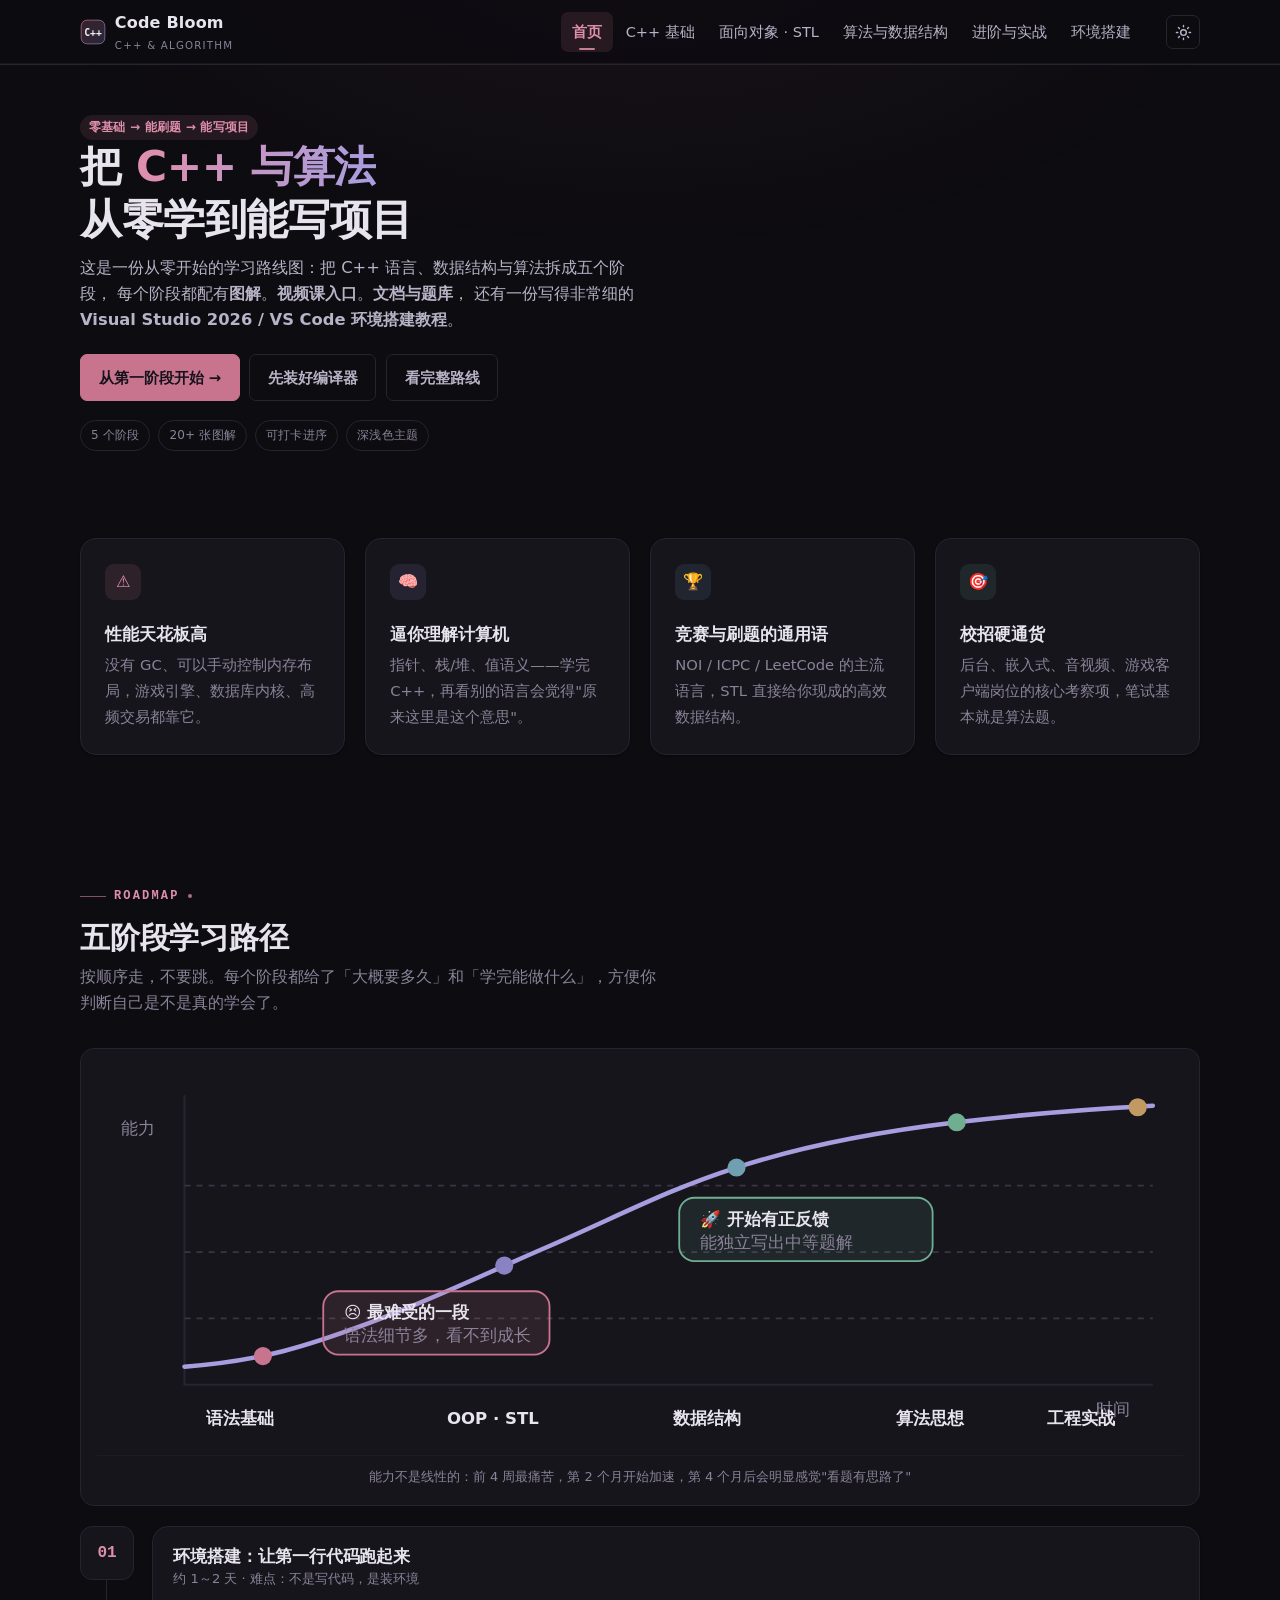
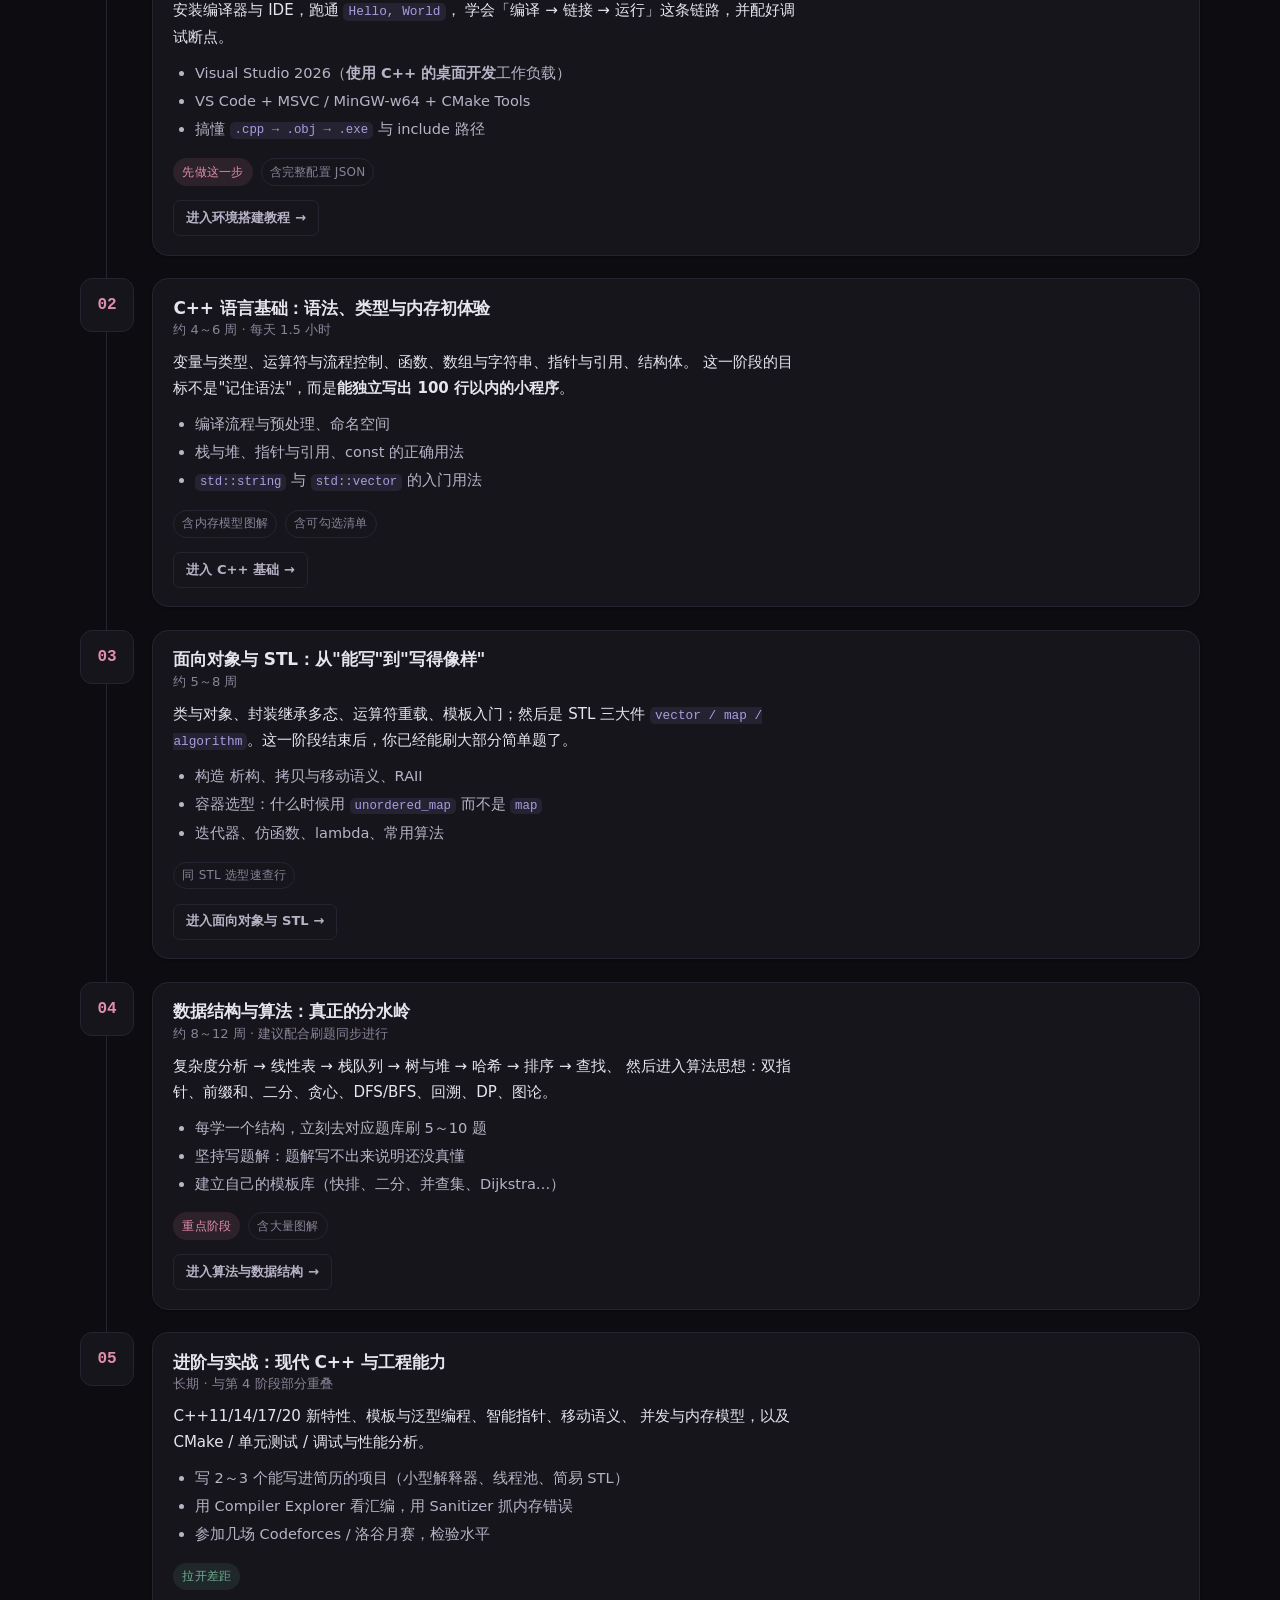
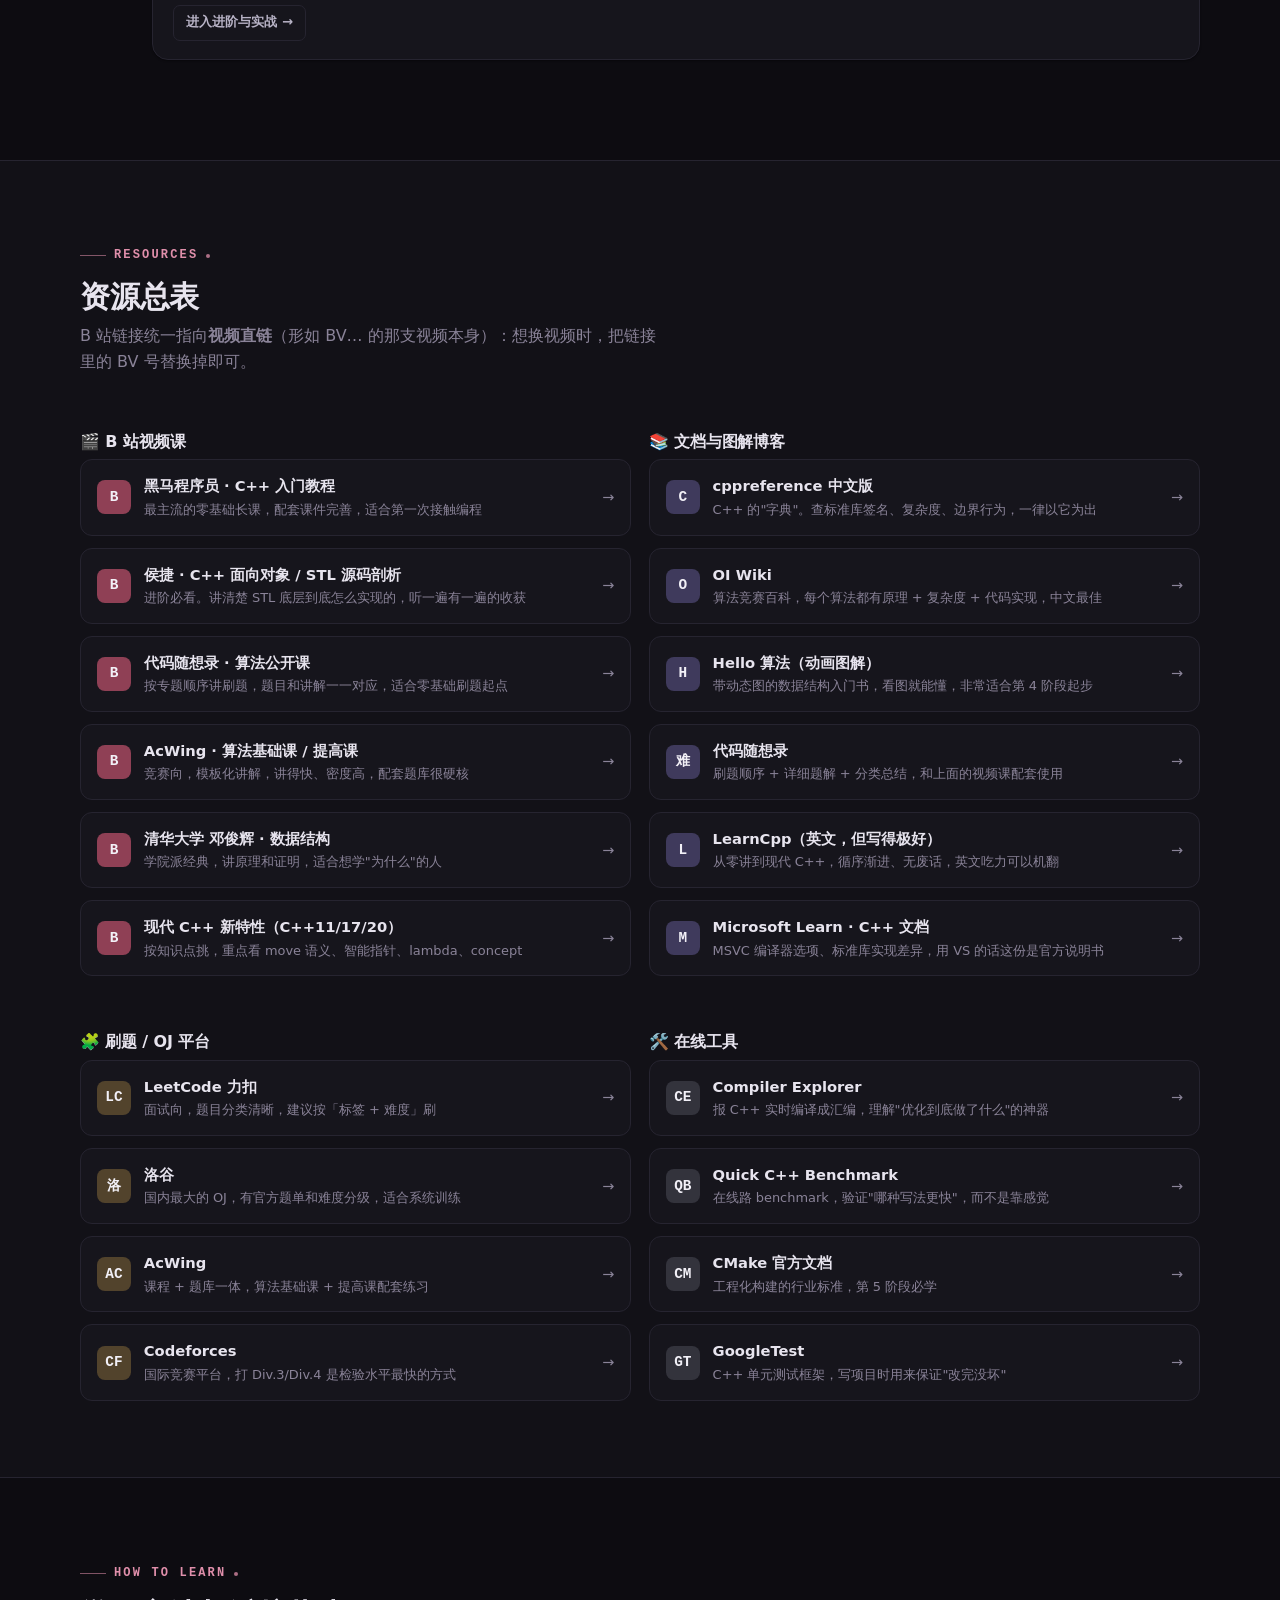
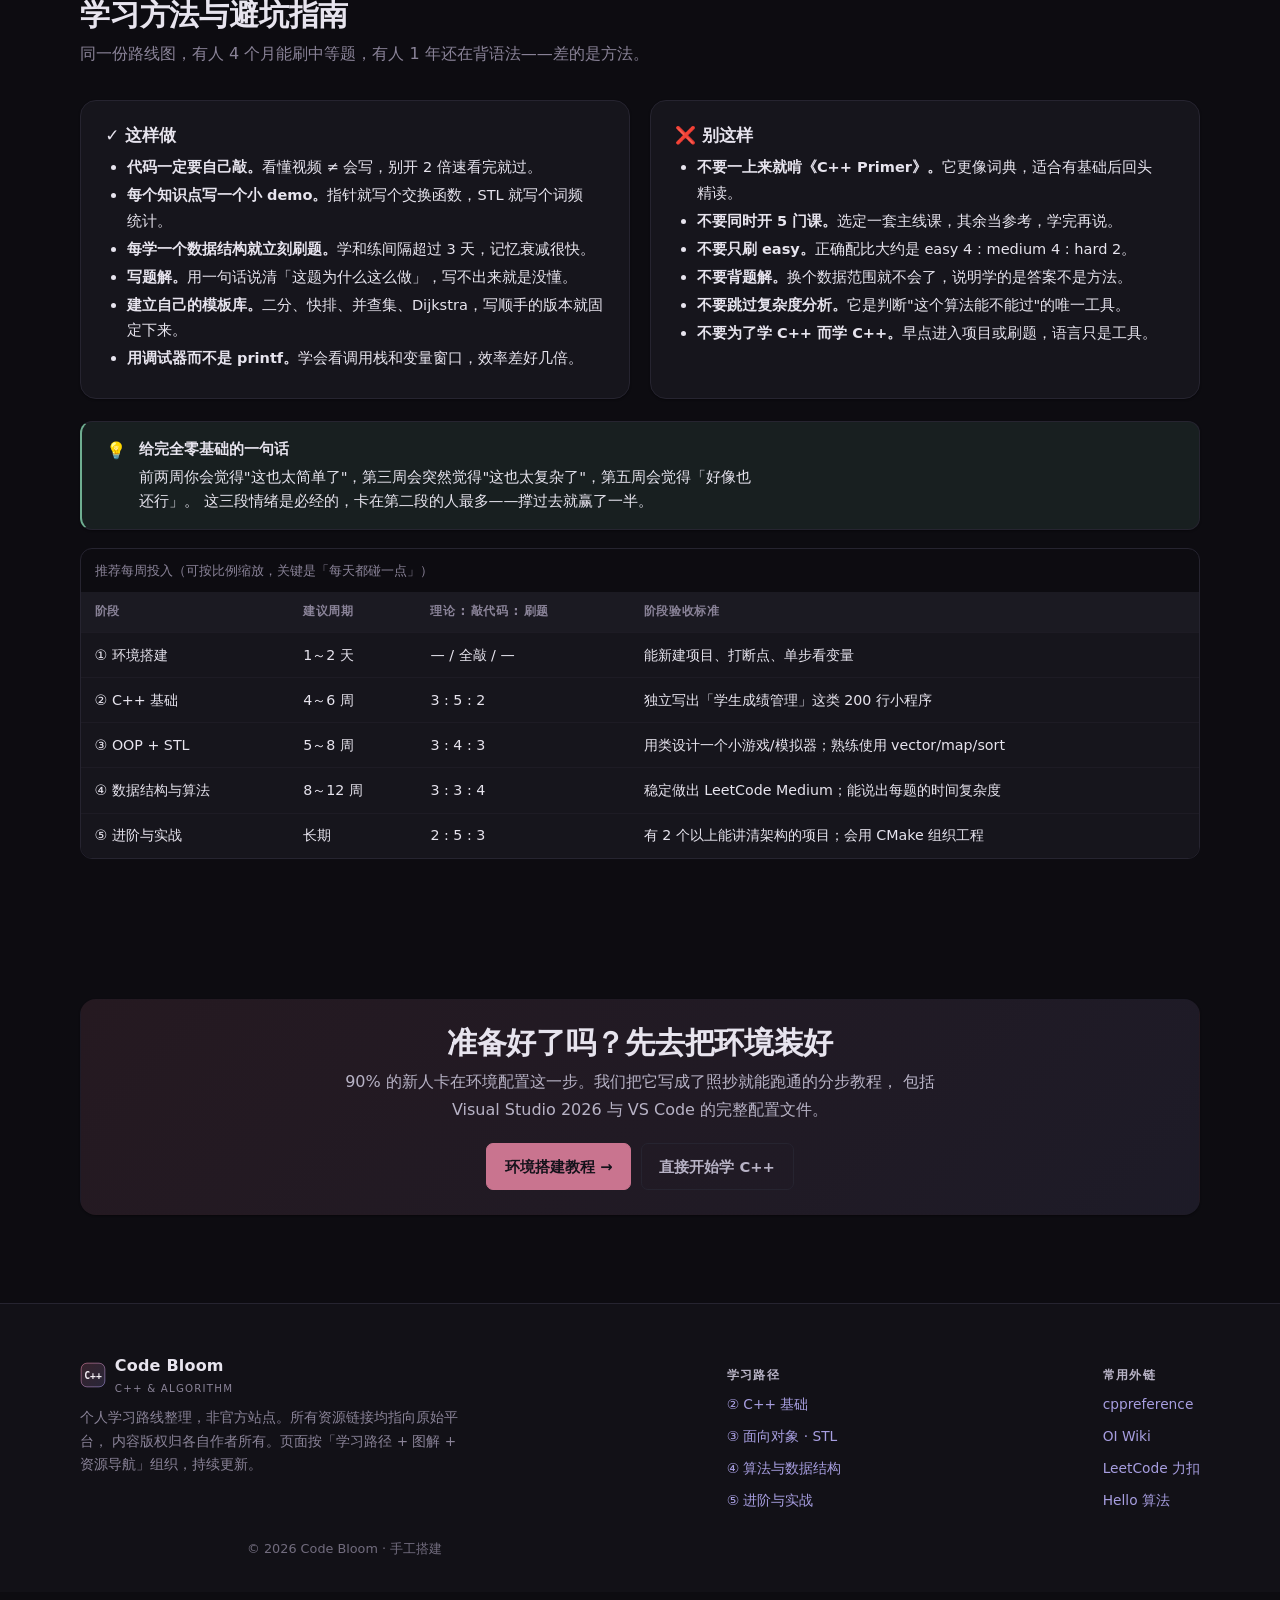
<file: index.html>
<!DOCTYPE html>
<html lang="zh-CN" data-theme="dark">
<head>
<meta charset="UTF-8">
<meta name="viewport" content="width=device-width, initial-scale=1">
<title>Code Bloom · C++ 与算法学习路线图</title>
<meta name="description" content="从零开始的 C++ 与算法学习路线：梳理五个阶段的学习路径，配套图解、视频与博客资源，并附 Visual Studio 2026 与 VS Code 环境搭建教程。">
<link rel="icon" href="assets/img/favicon.svg" type="image/svg+xml">
<link rel="stylesheet" href="assets/css/style.css">
<link rel="stylesheet" href="assets/css/layout.css">
<link rel="stylesheet" href="assets/css/judge.css">
<noscript><style>.cover,.cover-driver{display:none!important}</style></noscript>
</head>
<body>

<!-- ================= 起始页：封面（下拉翻页进入内容） ================= -->
<section class="cover" id="cover" aria-label="起始页">
  <div class="cover-bg" id="coverBg" aria-hidden="true"></div>
  <div class="cover-shade" aria-hidden="true"></div>
  <div class="cover-inner">
    <h1 class="cover-title">C++ &amp; 算法</h1>
    <p class="cover-sub">从零到能刷题 · 能写项目</p>
  </div>
  <!-- 右上角工具条：上传背景图 / 移除背景 / 主题（仅图标） -->
  <div class="cover-tools">
    <button class="cover-btn" id="coverUploadBtn" type="button" title="上传本地图片作为起始页背景">
      <svg viewBox="0 0 24 24" fill="none" stroke="currentColor" stroke-width="1.8" stroke-linecap="round" stroke-linejoin="round" aria-hidden="true"><path d="M12 16V4M7 9l5-5 5 5"/><path d="M4 16v2.5A1.5 1.5 0 0 0 5.5 20h13a1.5 1.5 0 0 0 1.5-1.5V16"/></svg>
      <span>上传背景图</span>
    </button>
    <button class="cover-btn" id="coverClearBtn" type="button" title="移除背景图，恢复默认渐变" hidden>
      <svg viewBox="0 0 24 24" fill="none" stroke="currentColor" stroke-width="1.8" stroke-linecap="round" stroke-linejoin="round" aria-hidden="true"><path d="M4 7h16M9 7V4.8A.8.8 0 0 1 9.8 4h4.4a.8.8 0 0 1 .8.8V7M6.5 7l.8 12a1.6 1.6 0 0 0 1.6 1.5h6.2a1.6 1.6 0 0 0 1.6-1.5l.8-12"/></svg>
      <span>移除背景</span>
    </button>
    <button class="cover-btn cover-btn-icon" id="coverThemeBtn" type="button" aria-label="切换到浅色主题"></button>
    <input type="file" id="coverFile" accept="image/*" hidden>
    <span class="cover-note" id="coverNote" role="status"></span>
  </div>
  <div class="cover-hint" aria-hidden="true">
    <span>下滑翻页</span>
    <svg viewBox="0 0 24 24" fill="none" stroke="currentColor" stroke-width="1.8" stroke-linecap="round" stroke-linejoin="round"><path d="M12 5v14M19 12l-7 7-7-7"/></svg>
  </div>
</section>
<div class="cover-driver" id="coverDriver" aria-hidden="true"></div>

<div class="page-body" id="pageBody">

<header class="site-header">
  <div class="container nav-wrap">
    <a class="brand" href="index.html">
      <img src="assets/img/favicon.svg" alt="">
      <span>Code Bloom<small>C++ &amp; ALGORITHM</small></span>
    </a>
    <nav class="nav" id="nav">
      <a href="index.html">首页</a>
      <a href="basics.html">C++ 基础</a>
      <a href="oop-stl.html">面向对象 · STL</a>
      <a href="algorithms.html">算法与数据结构</a>
      <a href="advanced.html">进阶与实战</a>
      <a href="tools.html">环境搭建</a>
    </nav>
    <div class="nav-tools">
      <button class="icon-btn" id="themeBtn" type="button" aria-label="切换主题"></button>
      <button class="icon-btn nav-toggle" id="navToggle" type="button" aria-label="展开菜单">
        <svg viewBox="0 0 24 24" fill="none" stroke="currentColor" stroke-width="2.2" stroke-linecap="round"><path d="M3 6h18M3 12h18M3 18h18"/></svg>
      </button>
    </div>
  </div>
</header>

<!-- ================= HERO ================= -->
<section class="hero">
  <div class="container hero-grid hero-solo">
    <div>
      <span class="badge pink">零基础 → 能刷题 → 能写项目</span>
      <h1>把 <span class="grad">C++ 与算法</span><br>从零学到能写项目</h1>
      <p class="lead">
        这是一份从零开始的学习路线图：把 C++ 语言、数据结构与算法拆成五个阶段，         每个阶段都配有<strong>图解</strong>。<strong>视频课入口</strong>。<strong>文档与题库</strong>，         还有一份写得非常细的 <strong>Visual Studio 2026 / VS Code 环境搭建教程</strong>。       </p>
      <div class="hero-actions">
        <a class="btn btn-primary" href="basics.html">从第一阶段开始 →</a>
        <a class="btn btn-ghost" href="tools.html">先装好编译器</a>
        <a class="btn btn-ghost" href="#roadmap">看完整路线</a>
      </div>
      <div class="pill-row">
        <span class="pill">5 个阶段</span>
        <span class="pill">20+ 张图解</span>
        <span class="pill">可打卡进序</span>
        <span class="pill">深浅色主题</span>
      </div>
    </div>
      </div>
</section>

<!-- ================= 为什么 ================= -->
<section class="section-sm">
  <div class="container">
    <div class="grid grid-4">
      <div class="card hoverable">
        <div class="icon-badge pink">⚠</div>
        <h3>性能天花板高</h3>
        <p style="margin:0;color:var(--muted);font-size:.92rem">没有 GC、可以手动控制内存布局，游戏引擎、数据库内核、高频交易都靠它。</p>
      </div>
      <div class="card hoverable">
        <div class="icon-badge">🧠</div>
        <h3>逼你理解计算机</h3>
        <p style="margin:0;color:var(--muted);font-size:.92rem">指针、栈/堆、值语义——学完 C++，再看别的语言会觉得"原来这里是这个意思"。</p>
      </div>
      <div class="card hoverable">
        <div class="icon-badge cyan">🏆</div>
        <h3>竞赛与刷题的通用语</h3>
        <p style="margin:0;color:var(--muted);font-size:.92rem">NOI / ICPC / LeetCode 的主流语言，STL 直接给你现成的高效数据结构。</p>
      </div>
      <div class="card hoverable">
        <div class="icon-badge mint">🎯</div>
        <h3>校招硬通货</h3>
        <p style="margin:0;color:var(--muted);font-size:.92rem">后台、嵌入式、音视频、游戏客户端岗位的核心考察项，笔试基本就是算法题。</p>
      </div>
    </div>
  </div>
</section>

<!-- ================= 路线总览 ================= -->
<section class="section" id="roadmap">
  <div class="container">
    <div class="sec-head">
      <span class="eyebrow">Roadmap</span>
      <h2>五阶段学习路径</h2>
      <p>按顺序走，不要跳。每个阶段都给了「大概要多久」和「学完能做什么」，方便你判断自己是不是真的学会了。</p>
    </div>

    <figure class="dgm">
      <svg class="dgm" viewBox="0 0 720 250" role="img" aria-label="学习投入与能力增长曲线 >
        <defs>
          <linearGradient id="areaG" x1="0" y1="0" x2="0" y2="1">
            <stop offset="0" stop-opacity=".45" style="stop-color:var(--purple)" />
            <stop offset="1" stop-opacity="0" style="stop-color:var(--purple)" />
          </linearGradient>
        </defs>
        <!-- 坐标转 -->
        <path class="ln" d="M58 20V212H700"/>
        <path class="dash" d="M58 168H700M58 124H700M58 80H700"/>
        <text class="s" x="16" y="46">能力</text>
        <text class="s" x="662" y="232">时间</text>

        <!-- 面积 -->
        <path d="M58 212L58 200C110 196 140 186 178 172 224 155 258 138 300 120 348 99 380 82 424 68 470 53 520 44 570 38 620 32 662 29 700 27L700 212Z" fill="url(#areaG)"/>
        <!-- 曲线 -->
        <path d="M58 200C110 196 140 186 178 172 224 155 258 138 300 120 348 99 380 82 424 68 470 53 520 44 570 38 620 32 662 29 700 27"
              fill="none" stroke-width="3" stroke-linecap="round" style="stroke:var(--purple-deep)" />
        <!-- 节点 -->
        <g>
          <circle cx="110" cy="193" r="6" style="fill:var(--pink)" />
          <text class="t" x="72" y="238" style="font-size:11px">语法基础</text>
        </g>
        <g>
          <circle cx="270" cy="133" r="6" style="fill:var(--purple)" />
          <text class="t" x="232" y="238" style="font-size:11px">OOP · STL</text>
        </g>
        <g>
          <circle cx="424" cy="68" r="6" style="fill:var(--cyan)" />
          <text class="t" x="382" y="238" style="font-size:11px">数据结构</text>
        </g>
        <g>
          <circle cx="570" cy="38" r="6" style="fill:var(--mint)" />
          <text class="t" x="530" y="238" style="font-size:11px">算法思想</text>
        </g>
        <g>
          <circle cx="690" cy="28" r="6" style="fill:var(--amber)" />
          <text class="t" x="630" y="238" style="font-size:11px">工程实战</text>
        </g>

        <!-- 关键提示 -->
        <rect class="box-p" x="150" y="150" width="150" height="42" rx="10"/>
        <text class="t" x="164" y="168" style="font-size:11px">😣 最难受的一段</text>
        <text class="s" x="164" y="183">语法细节多，看不到成长</text>

        <rect class="box-m" x="386" y="88" width="168" height="42" rx="10"/>
        <text class="t" x="400" y="106" style="font-size:11px">🚀 开始有正反馈</text>
        <text class="s" x="400" y="121">能独立写出中等题解</text>
      </svg>
      <figcaption>能力不是线性的：前 4 周最痛苦，第 2 个月开始加速，第 4 个月后会明显感觉"看题有思路了"</figcaption>
    </figure>

    <div class="path">
      <!-- 阶段 1 -->
      <div class="stage">
        <div class="stage-num">01</div>
        <div class="stage-body">
          <div class="card hoverable">
            <h3>环境搭建：让第一行代码跑起来</h3>
            <div class="stage-meta">约 1～2 天 · 难点：不是写代码，是装环境</div>
            <p style="font-size:.94rem;margin-bottom:.6rem">
              安装编译器与 IDE，跑通 <code class="inline">Hello, World</code>，               学会「编译 → 链接 → 运行」这条链路，并配好调试断点。             </p>
            <ul class="tight" style="color:var(--ink-2)">
              <li>Visual Studio 2026（<strong>使用 C++ 的桌面开发</strong>工作负载）</li>
              <li>VS Code + MSVC / MinGW-w64 + CMake Tools</li>
              <li>搞懂 <code class="inline">.cpp → .obj → .exe</code> 与 include 路径</li>
            </ul>
            <div class="tags"><span class="tag hot">先做这一步</span><span class="tag">含完整配置 JSON</span></div>
            <p style="margin:.9rem 0 0"><a class="btn btn-ghost btn-sm" href="tools.html">进入环境搭建教程 →</a></p>
          </div>
        </div>
      </div>

      <!-- 阶段 2 -->
      <div class="stage">
        <div class="stage-num">02</div>
        <div class="stage-body">
          <div class="card hoverable">
            <h3>C++ 语言基础：语法、类型与内存初体验</h3>
            <div class="stage-meta">约 4～6 周 · 每天 1.5 小时</div>
            <p style="font-size:.94rem;margin-bottom:.6rem">
              变量与类型、运算符与流程控制、函数、数组与字符串、指针与引用、结构体。               这一阶段的目标不是"记住语法"，而是<strong>能独立写出 100 行以内的小程序</strong>。             </p>
            <ul class="tight" style="color:var(--ink-2)">
              <li>编译流程与预处理、命名空间</li>
              <li>栈与堆、指针与引用、const 的正确用法</li>
              <li><code class="inline">std::string</code> 与 <code class="inline">std::vector</code> 的入门用法</li>
            </ul>
            <div class="tags"><span class="tag">含内存模型图解</span><span class="tag">含可勾选清单</span></div>
            <p style="margin:.9rem 0 0"><a class="btn btn-ghost btn-sm" href="basics.html">进入 C++ 基础 →</a></p>
          </div>
        </div>
      </div>

      <!-- 阶段 3 -->
      <div class="stage">
        <div class="stage-num">03</div>
        <div class="stage-body">
          <div class="card hoverable">
            <h3>面向对象与 STL：从"能写"到"写得像样"</h3>
            <div class="stage-meta">约 5～8 周</div>
            <p style="font-size:.94rem;margin-bottom:.6rem">
              类与对象、封装继承多态、运算符重载、模板入门；然后是 STL 三大件               <code class="inline">vector / map / algorithm</code>。这一阶段结束后，你已经能刷大部分简单题了。             </p>
            <ul class="tight" style="color:var(--ink-2)">
              <li>构造 析构、拷贝与移动语义、RAII</li>
              <li>容器选型：什么时候用 <code class="inline">unordered_map</code> 而不是 <code class="inline">map</code></li>
              <li>迭代器、仿函数、lambda、常用算法</li>
            </ul>
            <div class="tags"><span class="tag">同 STL 选型速查行</span></div>
            <p style="margin:.9rem 0 0"><a class="btn btn-ghost btn-sm" href="oop-stl.html">进入面向对象与 STL →</a></p>
          </div>
        </div>
      </div>

      <!-- 阶段 4 -->
      <div class="stage">
        <div class="stage-num">04</div>
        <div class="stage-body">
          <div class="card hoverable">
            <h3>数据结构与算法：真正的分水岭</h3>
            <div class="stage-meta">约 8～12 周 · 建议配合刷题同步进行</div>
            <p style="font-size:.94rem;margin-bottom:.6rem">
              复杂度分析 → 线性表 → 栈队列 → 树与堆 → 哈希 → 排序 → 查找、               然后进入算法思想：双指针、前缀和、二分、贪心、DFS/BFS、回溯、DP、图论。             </p>
            <ul class="tight" style="color:var(--ink-2)">
              <li>每学一个结构，立刻去对应题库刷 5～10 题</li>
              <li>坚持写题解：题解写不出来说明还没真懂</li>
              <li>建立自己的模板库（快排、二分、并查集、Dijkstra…）</li>
            </ul>
            <div class="tags"><span class="tag hot">重点阶段</span><span class="tag">含大量图解</span></div>
            <p style="margin:.9rem 0 0"><a class="btn btn-ghost btn-sm" href="algorithms.html">进入算法与数据结构 →</a></p>
          </div>
        </div>
      </div>

      <!-- 阶段 5 -->
      <div class="stage">
        <div class="stage-num">05</div>
        <div class="stage-body">
          <div class="card hoverable">
            <h3>进阶与实战：现代 C++ 与工程能力</h3>
            <div class="stage-meta">长期 · 与第 4 阶段部分重叠</div>
            <p style="font-size:.94rem;margin-bottom:.6rem">
              C++11/14/17/20 新特性、模板与泛型编程、智能指针、移动语义、               并发与内存模型，以及 CMake / 单元测试 / 调试与性能分析。             </p>
            <ul class="tight" style="color:var(--ink-2)">
              <li>写 2～3 个能写进简历的项目（小型解释器、线程池、简易 STL）</li>
              <li>用 Compiler Explorer 看汇编，用 Sanitizer 抓内存错误</li>
              <li>参加几场 Codeforces / 洛谷月赛，检验水平</li>
            </ul>
            <div class="tags"><span class="tag new">拉开差距</span></div>
            <p style="margin:.9rem 0 0"><a class="btn btn-ghost btn-sm" href="advanced.html">进入进阶与实战 →</a></p>
          </div>
        </div>
      </div>
    </div>
  </div>
</section>

<!-- ================= 资源总表 ================= -->
<section class="section" id="resources" style="background:var(--bg-2);border-block:1px solid var(--line)">
  <div class="container">
    <div class="sec-head">
      <span class="eyebrow">Resources</span>
      <h2>资源总表</h2>
      <p>
        B 站链接统一指向<strong>视频直链</strong>（形如 BV… 的那支视频本身）：想换视频时，把链接里的 BV 号替换掉即可。</p>
    </div>

    <div class="split">
      <div>
        <h3 style="font-size:1rem">🎬 B 站视频课</h3>
        <div class="res-list">
          <a class="res" href="https://www.bilibili.com/video/BV1ZH4y137ws/" target="_blank" rel="noopener">
            <span class="ic bili">B</span>
            <span class="body">
              <span class="title">黑马程序员 · C++ 入门教程</span>
              <span class="desc">最主流的零基础长课，配套课件完善，适合第一次接触编程</span>
            </span><span class="go">→</span>
          </a>
          <a class="res" href="https://www.bilibili.com/video/BV1r6h5zgE2i/" target="_blank" rel="noopener">
            <span class="ic bili">B</span>
            <span class="body">
              <span class="title">侯捷 · C++ 面向对象 / STL 源码剖析</span>
              <span class="desc">进阶必看。讲清楚 STL 底层到底怎么实现的，听一遍有一遍的收获</span>
            </span><span class="go">→</span>
          </a>
          <a class="res" href="https://www.bilibili.com/video/BV1Ka411f7k9/" target="_blank" rel="noopener">
            <span class="ic bili">B</span>
            <span class="body">
              <span class="title">代码随想录 · 算法公开课</span>
              <span class="desc">按专题顺序讲刷题，题目和讲解一一对应，适合零基础刷题起点</span>
            </span><span class="go">→</span>
          </a>
          <a class="res" href="https://www.bilibili.com/video/BV1At411P79N/" target="_blank" rel="noopener">
            <span class="ic bili">B</span>
            <span class="body">
              <span class="title">AcWing · 算法基础课 / 提高课</span>
              <span class="desc">竞赛向，模板化讲解，讲得快、密度高，配套题库很硬核</span>
            </span><span class="go">→</span>
          </a>
          <a class="res" href="https://www.bilibili.com/video/BV1dg4y137M2/" target="_blank" rel="noopener">
            <span class="ic bili">B</span>
            <span class="body">
              <span class="title">清华大学 邓俊辉 · 数据结构</span>
              <span class="desc">学院派经典，讲原理和证明，适合想学"为什么"的人</span>
            </span><span class="go">→</span>
          </a>
          <a class="res" href="https://www.bilibili.com/video/BV1wBh5zkE2Y/" target="_blank" rel="noopener">
            <span class="ic bili">B</span>
            <span class="body">
              <span class="title">现代 C++ 新特性（C++11/17/20）</span>
              <span class="desc">按知识点挑，重点看 move 语义、智能指针、lambda、concept</span>
            </span><span class="go">→</span>
          </a>
        </div>
      </div>

      <div>
        <h3 style="font-size:1rem">📚 文档与图解博客</h3>
        <div class="res-list">
          <a class="res" href="https://zh.cppreference.com/w/cpp" target="_blank" rel="noopener">
            <span class="ic doc">C</span>
            <span class="body">
              <span class="title">cppreference 中文版</span>
              <span class="desc">C++ 的"字典"。查标准库签名、复杂度、边界行为，一律以它为出</span>
            </span><span class="go">→</span>
          </a>
          <a class="res" href="https://oi-wiki.org/" target="_blank" rel="noopener">
            <span class="ic doc">O</span>
            <span class="body">
              <span class="title">OI Wiki</span>
              <span class="desc">算法竞赛百科，每个算法都有原理 + 复杂度 + 代码实现，中文最佳</span>
            </span><span class="go">→</span>
          </a>
          <a class="res" href="https://www.hello-algo.com/" target="_blank" rel="noopener">
            <span class="ic doc">H</span>
            <span class="body">
              <span class="title">Hello 算法（动画图解）</span>
              <span class="desc">带动态图的数据结构入门书，看图就能懂，非常适合第 4 阶段起步</span>
            </span><span class="go">→</span>
          </a>
          <a class="res" href="https://programmercarl.com/" target="_blank" rel="noopener">
            <span class="ic doc">难</span>
            <span class="body">
              <span class="title">代码随想录</span>
              <span class="desc">刷题顺序 + 详细题解 + 分类总结，和上面的视频课配套使用</span>
            </span><span class="go">→</span>
          </a>
          <a class="res" href="https://www.learncpp.com/" target="_blank" rel="noopener">
            <span class="ic doc">L</span>
            <span class="body">
              <span class="title">LearnCpp（英文，但写得极好）</span>
              <span class="desc">从零讲到现代 C++，循序渐进、无废话，英文吃力可以机翻</span>
            </span><span class="go">→</span>
          </a>
          <a class="res" href="https://learn.microsoft.com/zh-cn/cpp/" target="_blank" rel="noopener">
            <span class="ic doc">M</span>
            <span class="body">
              <span class="title">Microsoft Learn · C++ 文档</span>
              <span class="desc">MSVC 编译器选项、标准库实现差异，用 VS 的话这份是官方说明书</span>
            </span><span class="go">→</span>
          </a>
        </div>
      </div>
    </div>

    <div class="split" style="margin-top:2rem">
      <div>
        <h3 style="font-size:1rem">🧩 刷题 / OJ 平台</h3>
        <div class="res-list">
          <a class="res" href="https://leetcode.cn/" target="_blank" rel="noopener">
            <span class="ic prac">LC</span>
            <span class="body"><span class="title">LeetCode 力扣</span><span class="desc">面试向，题目分类清晰，建议按「标签 + 难度」刷</span></span><span class="go">→</span>
          </a>
          <a class="res" href="https://www.luogu.com.cn/" target="_blank" rel="noopener">
            <span class="ic prac">洛</span>
            <span class="body"><span class="title">洛谷</span><span class="desc">国内最大的 OJ，有官方题单和难度分级，适合系统训练</span></span><span class="go">→</span>
          </a>
          <a class="res" href="https://www.acwing.com/" target="_blank" rel="noopener">
            <span class="ic prac">AC</span>
            <span class="body"><span class="title">AcWing</span><span class="desc">课程 + 题库一体，算法基础课 + 提高课配套练习</span></span><span class="go">→</span>
          </a>
          <a class="res" href="https://codeforces.com/" target="_blank" rel="noopener">
            <span class="ic prac">CF</span>
            <span class="body"><span class="title">Codeforces</span><span class="desc">国际竞赛平台，打 Div.3/Div.4 是检验水平最快的方式</span></span><span class="go">→</span>
          </a>
        </div>
      </div>

      <div>
        <h3 style="font-size:1rem">🛠️ 在线工具</h3>
        <div class="res-list">
          <a class="res" href="https://godbolt.org/" target="_blank" rel="noopener">
            <span class="ic git">CE</span>
            <span class="body"><span class="title">Compiler Explorer</span><span class="desc">报 C++ 实时编译成汇编，理解"优化到底做了什么"的神器</span></span><span class="go">→</span>
          </a>
          <a class="res" href="https://quick-bench.com/" target="_blank" rel="noopener">
            <span class="ic git">QB</span>
            <span class="body"><span class="title">Quick C++ Benchmark</span><span class="desc">在线路 benchmark，验证"哪种写法更快"，而不是靠感觉</span></span><span class="go">→</span>
          </a>
          <a class="res" href="https://cmake.org/documentation/" target="_blank" rel="noopener">
            <span class="ic git">CM</span>
            <span class="body"><span class="title">CMake 官方文档</span><span class="desc">工程化构建的行业标准，第 5 阶段必学</span></span><span class="go">→</span>
          </a>
          <a class="res" href="https://github.com/google/googletest" target="_blank" rel="noopener">
            <span class="ic git">GT</span>
            <span class="body"><span class="title">GoogleTest</span><span class="desc">C++ 单元测试框架，写项目时用来保证"改完没坏"</span></span><span class="go">→</span>
          </a>
        </div>
      </div>
    </div>
  </div>
</section>

<!-- ================= 方法计 ================= -->
<section class="section">
  <div class="container">
    <div class="sec-head">
      <span class="eyebrow">How to learn</span>
      <h2>学习方法与避坑指南</h2>
      <p>同一份路线图，有人 4 个月能刷中等题，有人 1 年还在背语法——差的是方法。</p>
    </div>

    <div class="grid grid-2">
      <div class="card">
        <h3>✓ 这样做</h3>
        <ul class="tight">
          <li><strong>代码一定要自己敲。</strong>看懂视频 ≠ 会写，别开 2 倍速看完就过。</li>
          <li><strong>每个知识点写一个小 demo。</strong>指针就写个交换函数，STL 就写个词频统计。</li>
          <li><strong>每学一个数据结构就立刻刷题。</strong>学和练间隔超过 3 天，记忆衰减很快。</li>
          <li><strong>写题解。</strong>用一句话说清「这题为什么这么做」，写不出来就是没懂。</li>
          <li><strong>建立自己的模板库。</strong>二分、快排、并查集、Dijkstra，写顺手的版本就固定下来。</li>
          <li><strong>用调试器而不是 printf。</strong>学会看调用栈和变量窗口，效率差好几倍。</li>
        </ul>
      </div>

      <div class="card">
        <h3>❌ 别这样</h3>
        <ul class="tight">
          <li><strong>不要一上来就啃《C++ Primer》。</strong>它更像词典，适合有基础后回头精读。</li>
          <li><strong>不要同时开 5 门课。</strong>选定一套主线课，其余当参考，学完再说。</li>
          <li><strong>不要只刷 easy。</strong>正确配比大约是 easy 4 : medium 4 : hard 2。</li>
          <li><strong>不要背题解。</strong>换个数据范围就不会了，说明学的是答案不是方法。</li>
          <li><strong>不要跳过复杂度分析。</strong>它是判断"这个算法能不能过"的唯一工具。</li>
          <li><strong>不要为了学 C++ 而学 C++。</strong>早点进入项目或刷题，语言只是工具。</li>
        </ul>
      </div>
    </div>

    <div class="callout tip" style="margin-top:1.4rem">
      <span class="ci">💡</span>
      <div>
        <span class="ct">给完全零基础的一句话</span>
        <p style="margin:0">
          前两周你会觉得"这也太简单了"，第三周会突然觉得"这也太复杂了"，第五周会觉得「好像也还行」。           这三段情绪是必经的，卡在第二段的人最多——撑过去就赢了一半。         </p>
      </div>
    </div>

    <div class="table-scroll">
      <table>
        <caption class="s" style="text-align:left;padding:.6rem .9rem;color:var(--muted);font-size:.84rem">推荐每周投入（可按比例缩放，关键是「每天都碰一点」）</caption>
        <thead>
          <tr><th>阶段</th><th>建议周期</th><th>理论 : 敲代码 : 刷题</th><th>阶段验收标准</th></tr>
        </thead>
        <tbody>
          <tr>
            <td>① 环境搭建</td><td>1～2 天</td><td>— / 全敲 / —</td>
            <td>能新建项目、打断点、单步看变量</td>
          </tr>
          <tr>
            <td>② C++ 基础</td><td>4～6 周</td><td>3 : 5 : 2</td>
            <td>独立写出「学生成绩管理」这类 200 行小程序</td>
          </tr>
          <tr>
            <td>③ OOP + STL</td><td>5～8 周</td><td>3 : 4 : 3</td>
            <td>用类设计一个小游戏/模拟器；熟练使用 vector/map/sort</td>
          </tr>
          <tr>
            <td>④ 数据结构与算法</td><td>8～12 周</td><td>3 : 3 : 4</td>
            <td>稳定做出 LeetCode Medium；能说出每题的时间复杂度</td>
          </tr>
          <tr>
            <td>⑤ 进阶与实战</td><td>长期</td><td>2 : 5 : 3</td>
            <td>有 2 个以上能讲清架构的项目；会用 CMake 组织工程</td>
          </tr>
        </tbody>
      </table>
    </div>
  </div>
</section>

<!-- ================= CTA ================= -->
<section class="section-sm">
  <div class="container">
    <div class="card" style="text-align:center;background:linear-gradient(135deg,var(--pink-soft),var(--purple-soft));border-color:transparent">
      <h2 style="margin-bottom:.4rem">准备好了吗？先去把环境装好</h2>
      <p style="color:var(--ink-2);max-width:40em;margin:0 auto 1.2rem">
        90% 的新人卡在环境配置这一步。我们把它写成了照抄就能跑通的分步教程，         包括 Visual Studio 2026 与 VS Code 的完整配置文件。       </p>
      <div class="hero-actions" style="justify-content:center;margin-top:0">
        <a class="btn btn-primary" href="tools.html">环境搭建教程 →</a>
        <a class="btn btn-ghost" href="basics.html">直接开始学 C++</a>
      </div>
    </div>
  </div>
</section>

<footer class="site-footer">
  <div class="container">
    <div class="footer-grid">
      <div style="max-width:28em">
        <div class="brand" style="margin-bottom:.5rem">
          <img src="assets/img/favicon.svg" alt="" style="width:26px">
          <span>Code Bloom<small>C++ &amp; ALGORITHM</small></span>
        </div>
        <p style="margin:0;font-size:.85rem">
          个人学习路线整理，非官方站点。所有资源链接均指向原始平台，           内容版权归各自作者所有。页面按「学习路径 + 图解 + 资源导航」组织，持续更新。
        </p>
      </div>
      <div>
        <h4>学习路径</h4>
        <div class="footer-links">
          <a href="basics.html">② C++ 基础</a>
          <a href="oop-stl.html">③ 面向对象 · STL</a>
          <a href="algorithms.html">④ 算法与数据结构</a>
          <a href="advanced.html">⑤ 进阶与实战</a>
        </div>
      </div>
      <div>
        <h4>常用外链</h4>
        <div class="footer-links">
          <a href="https://zh.cppreference.com/w/cpp" target="_blank" rel="noopener">cppreference</a>
          <a href="https://oi-wiki.org/" target="_blank" rel="noopener">OI Wiki</a>
          <a href="https://leetcode.cn/" target="_blank" rel="noopener">LeetCode 力扣</a>
          <a href="https://www.hello-algo.com/" target="_blank" rel="noopener">Hello 算法</a>
        </div>
      </div>
    </div>
    <p style="margin:1.6rem 0 0;font-size:.8rem;text-align:center;opacity:.8">
      © <span id="year">2026</span> Code Bloom · 手工搭建
    </p>
  </div>
</footer>

</div><!-- /.page-body -->

<script src="assets/js/main.js"></script>
<script src="assets/js/judge.js"></script>
<script>document.getElementById('year').textContent = new Date().getFullYear();</script>
</body>
</html>
</file>
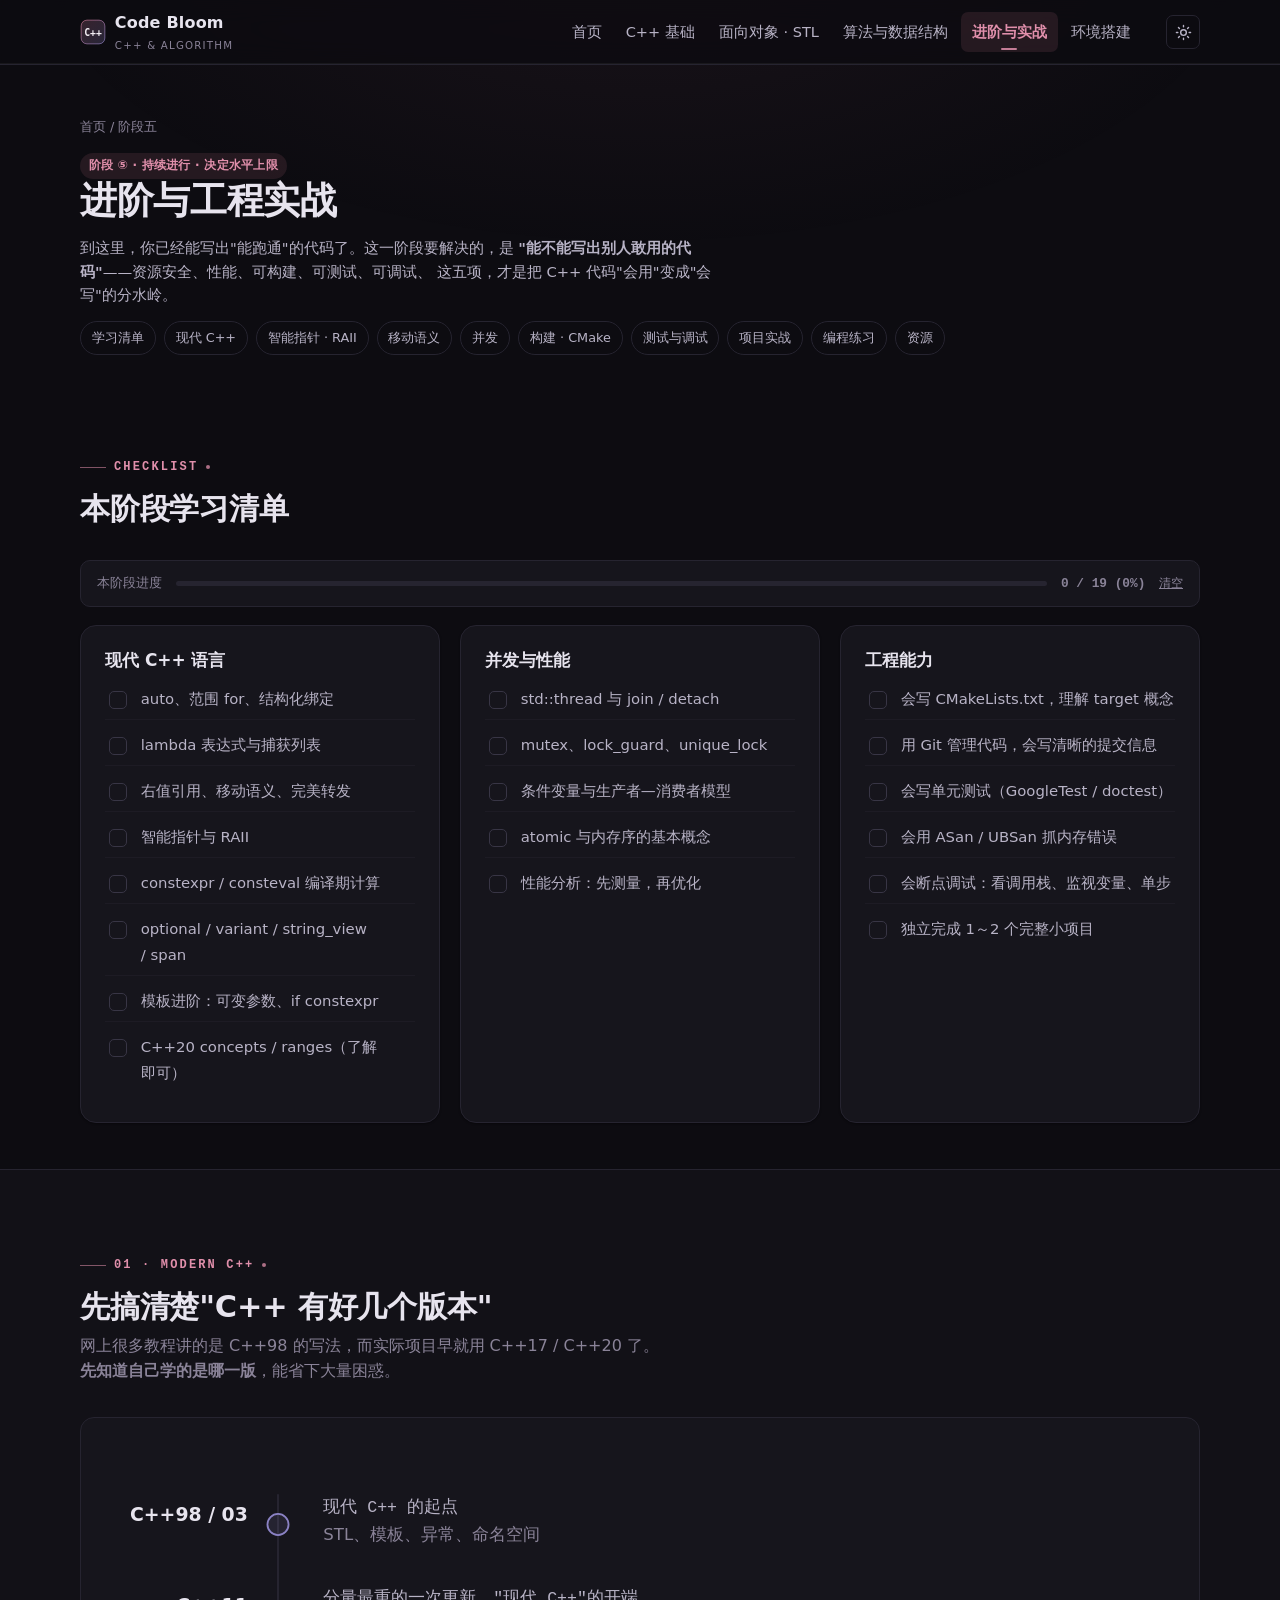
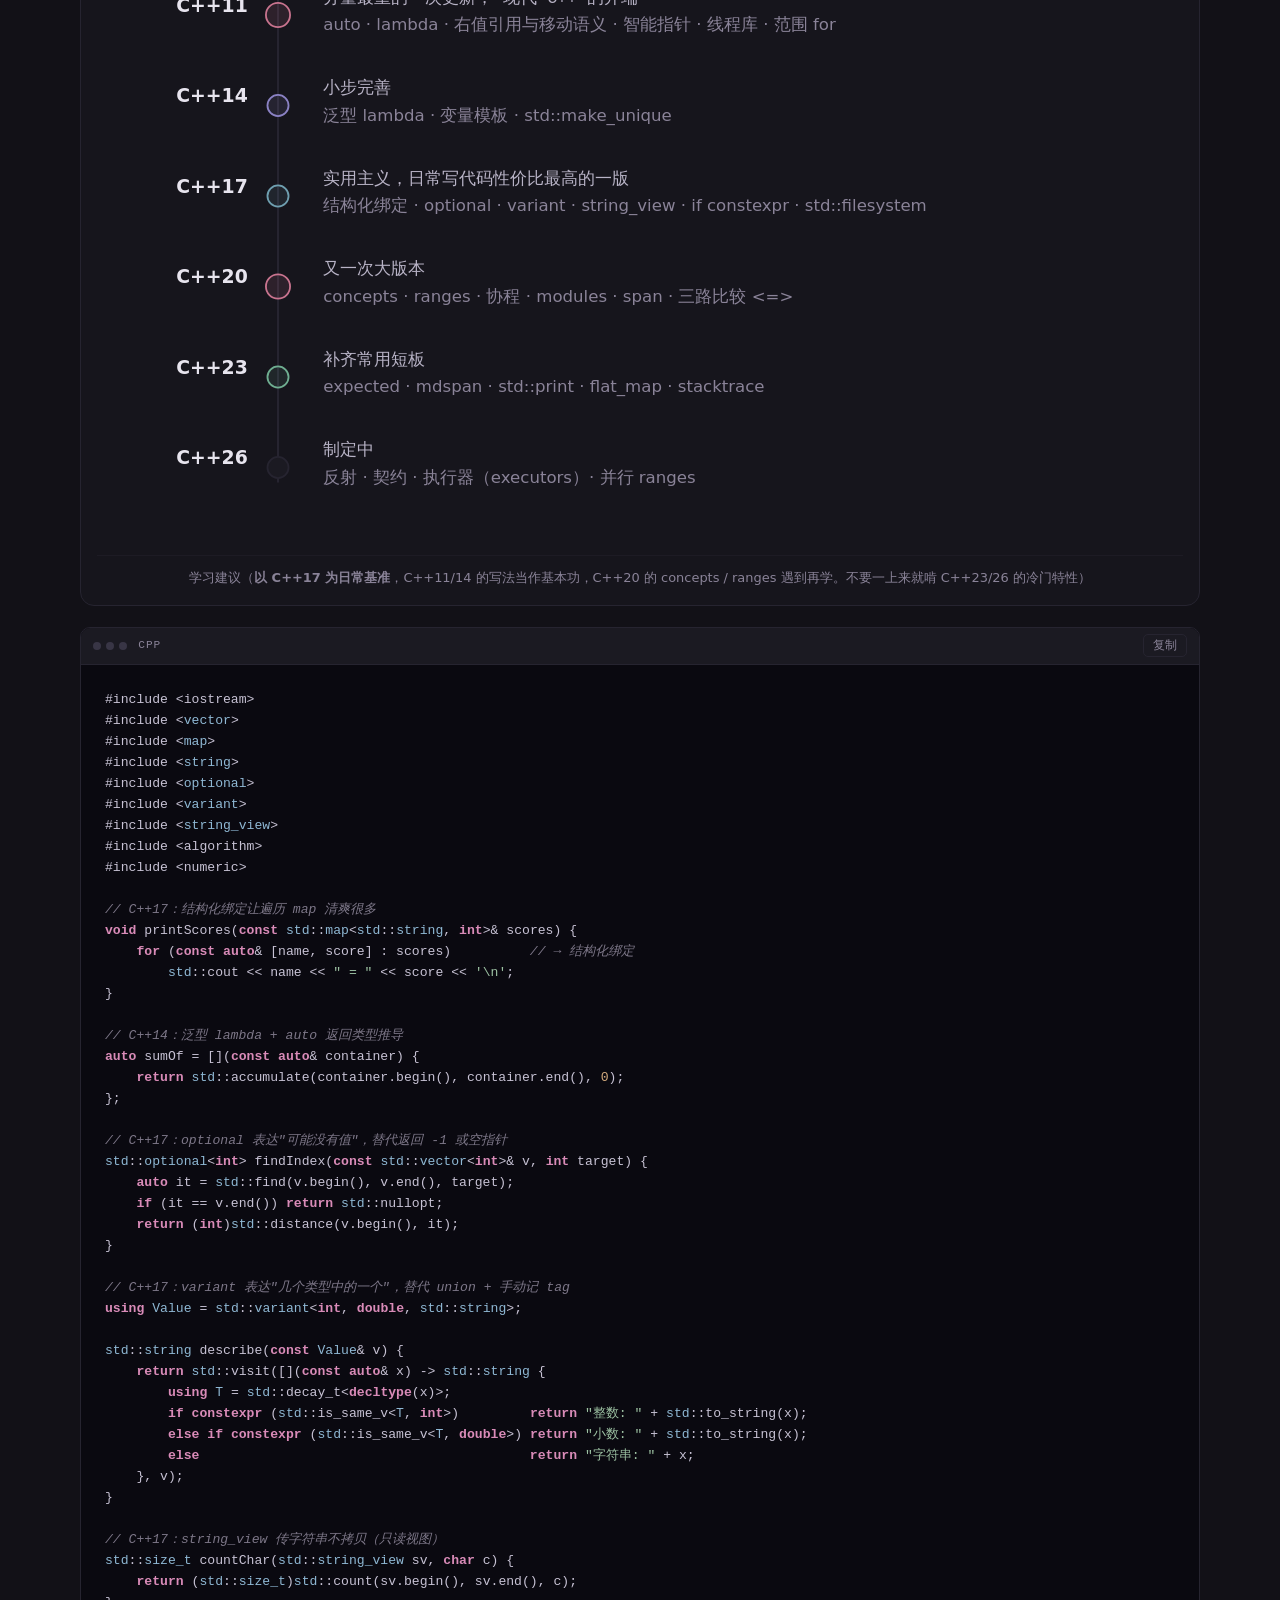
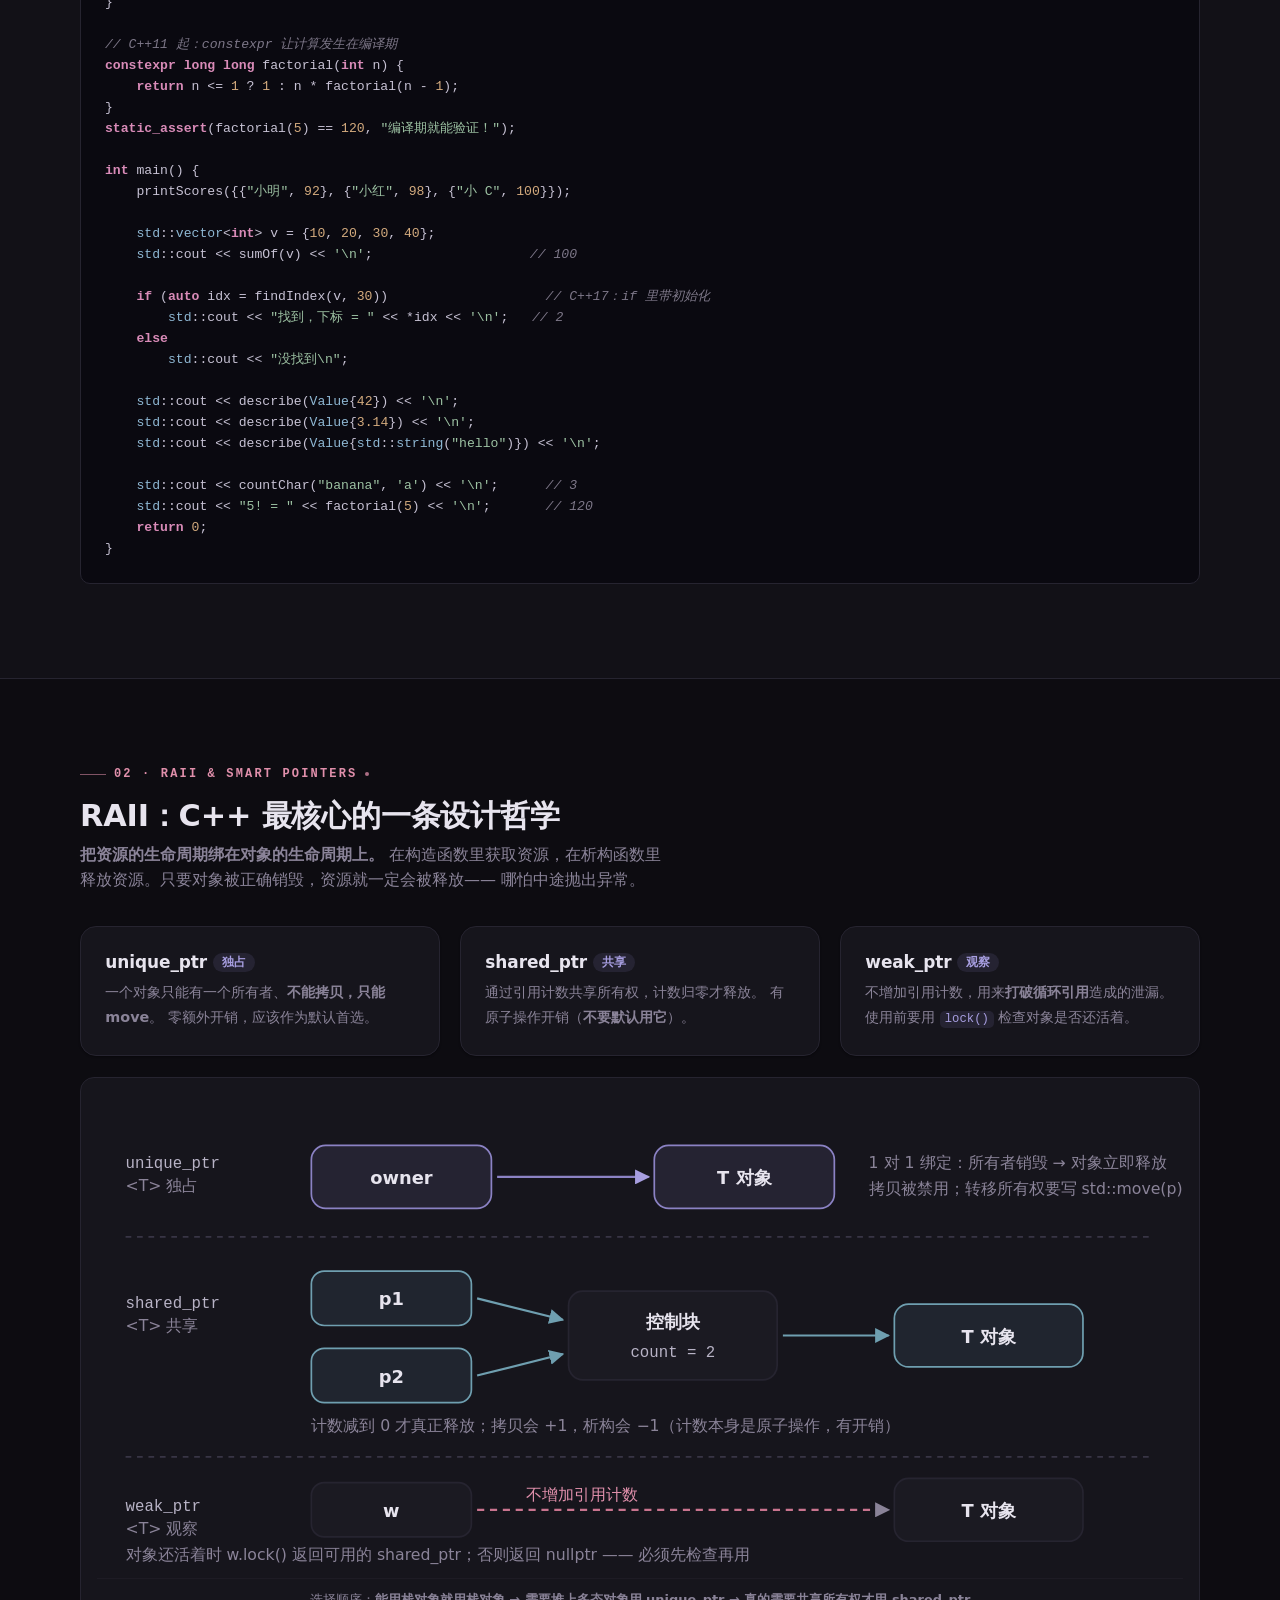
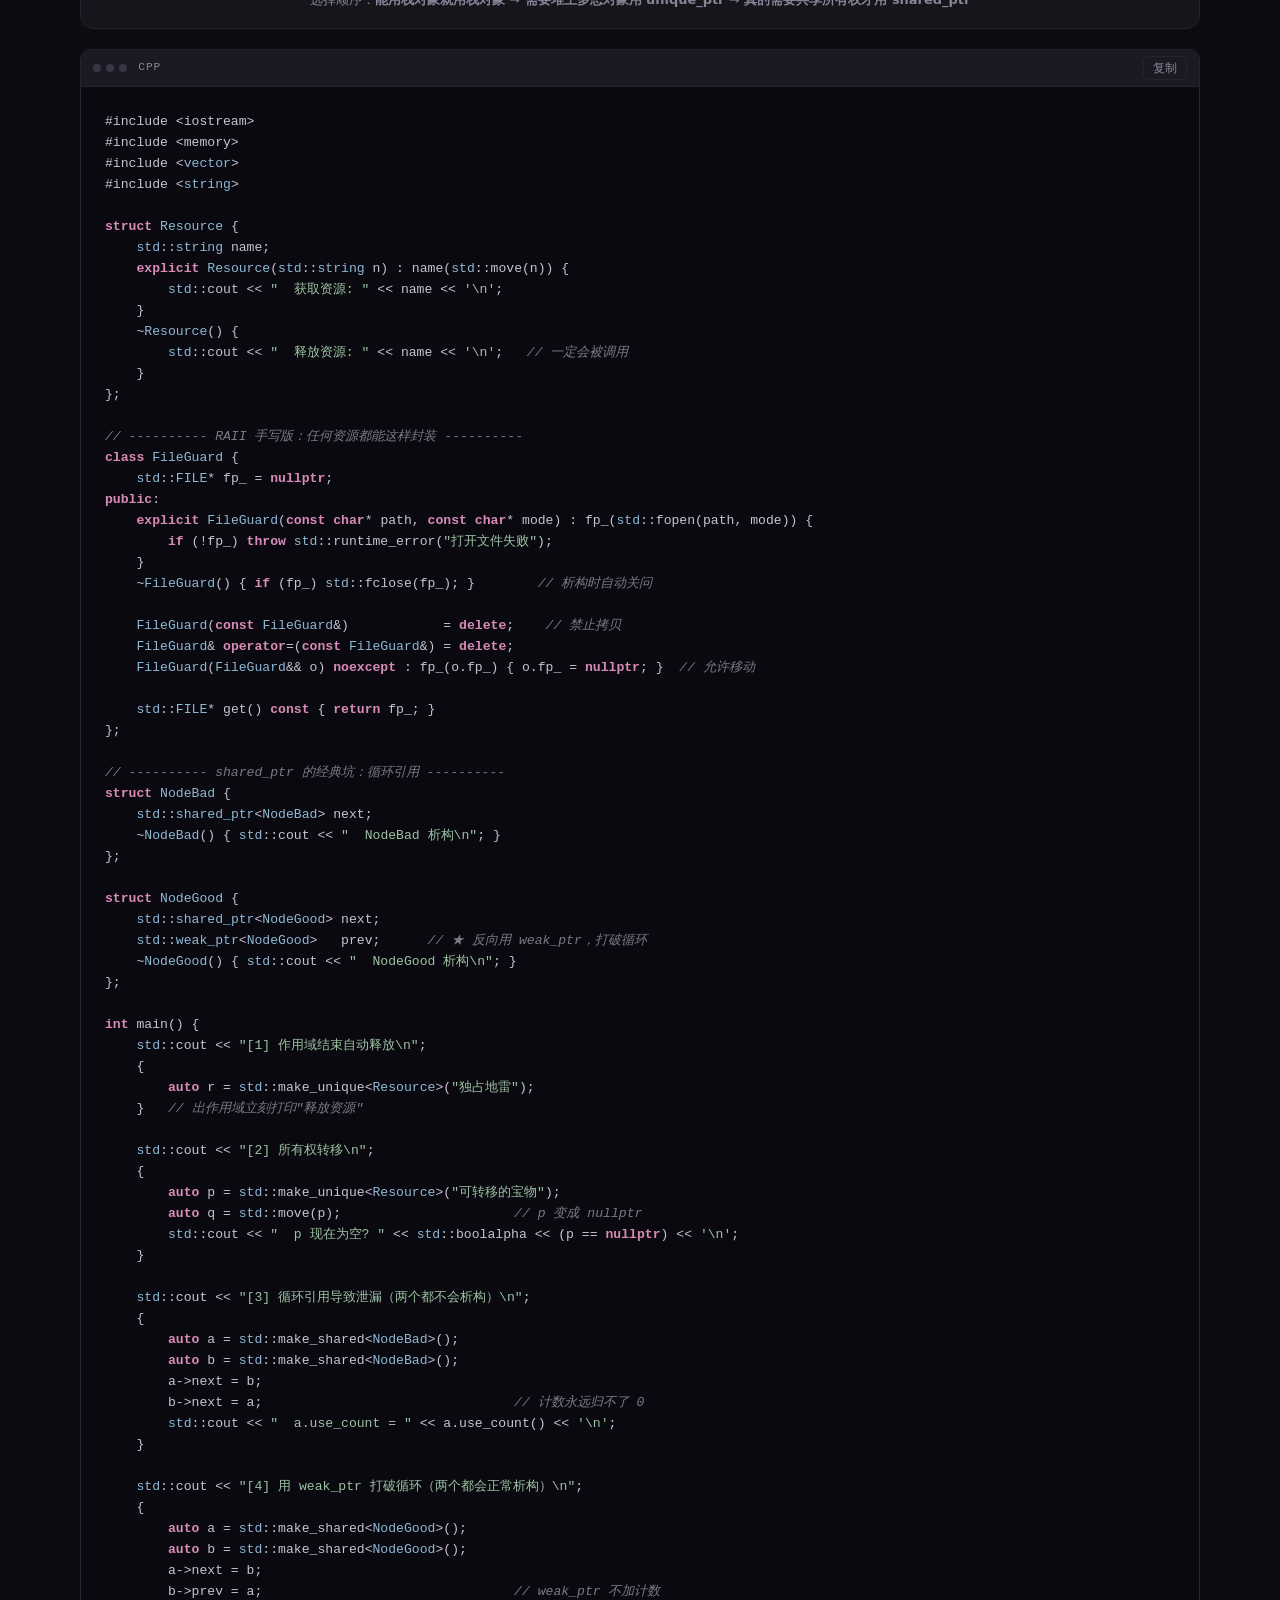
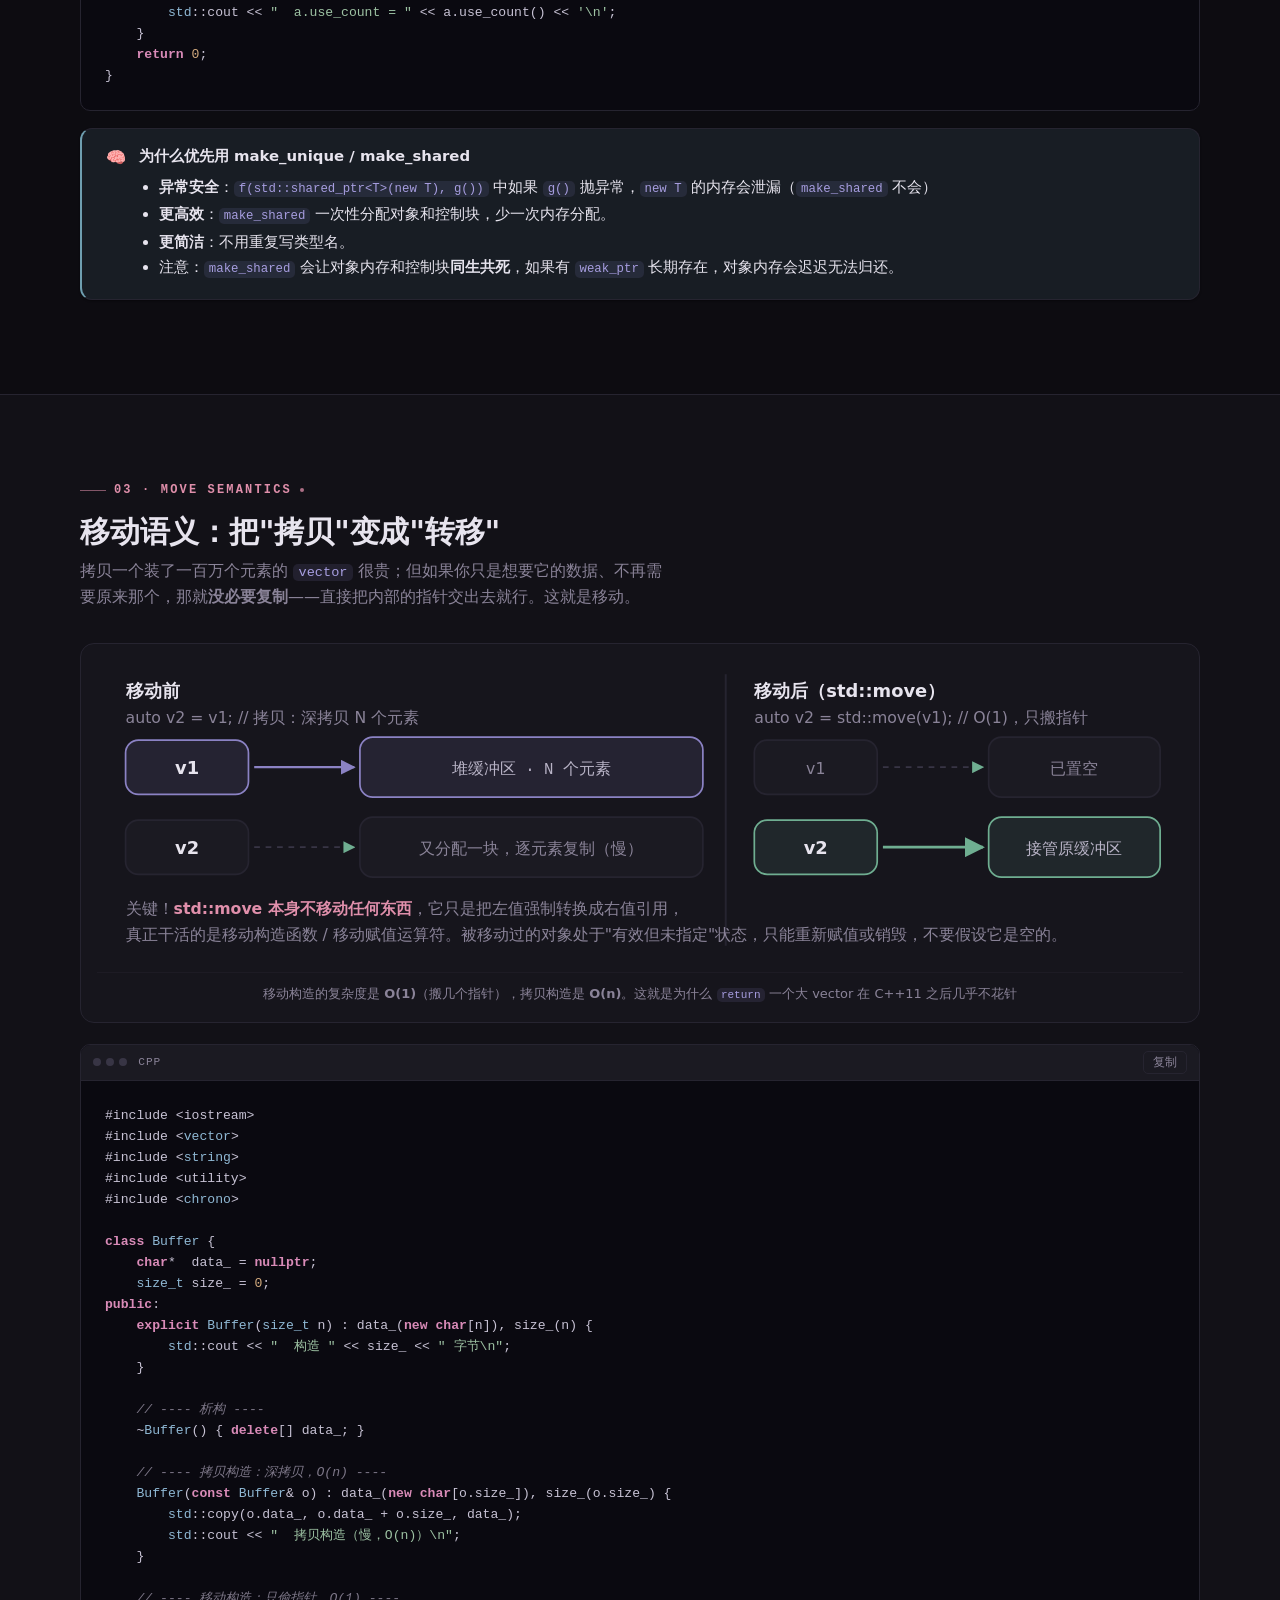
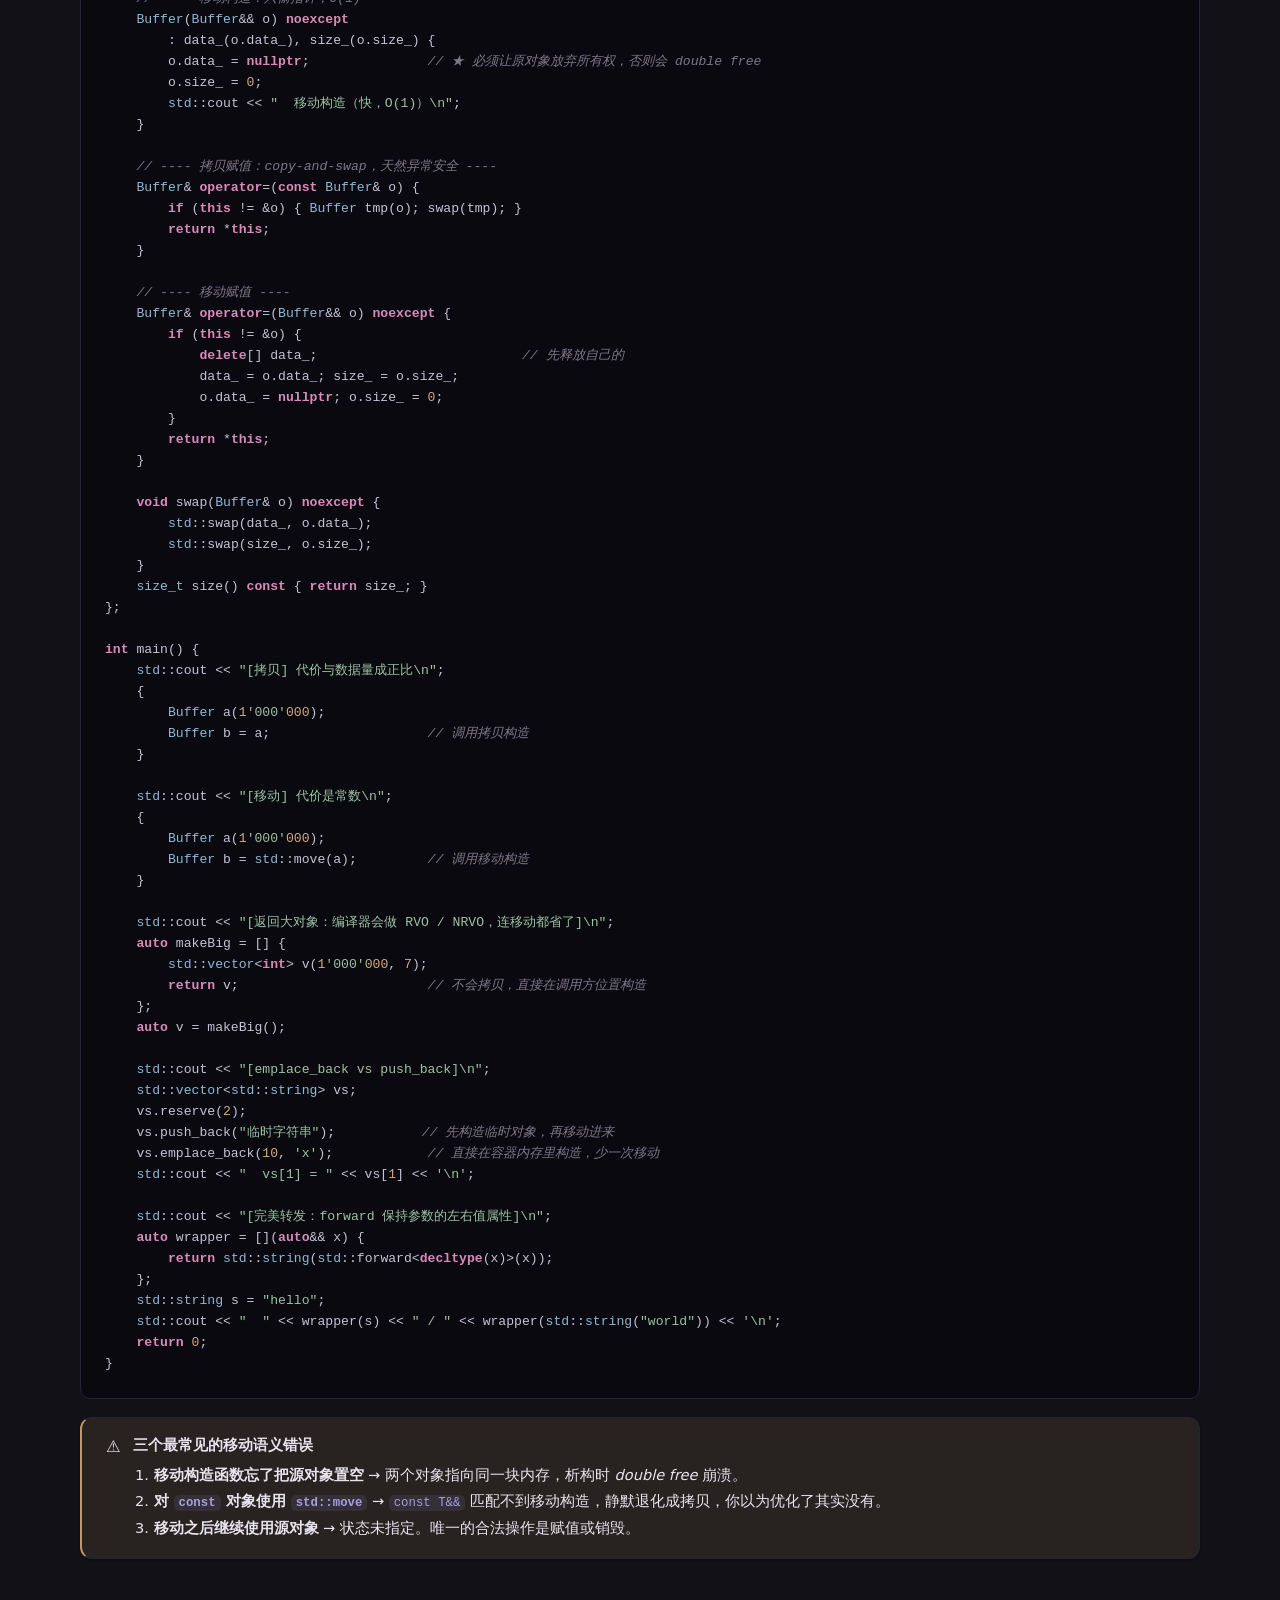
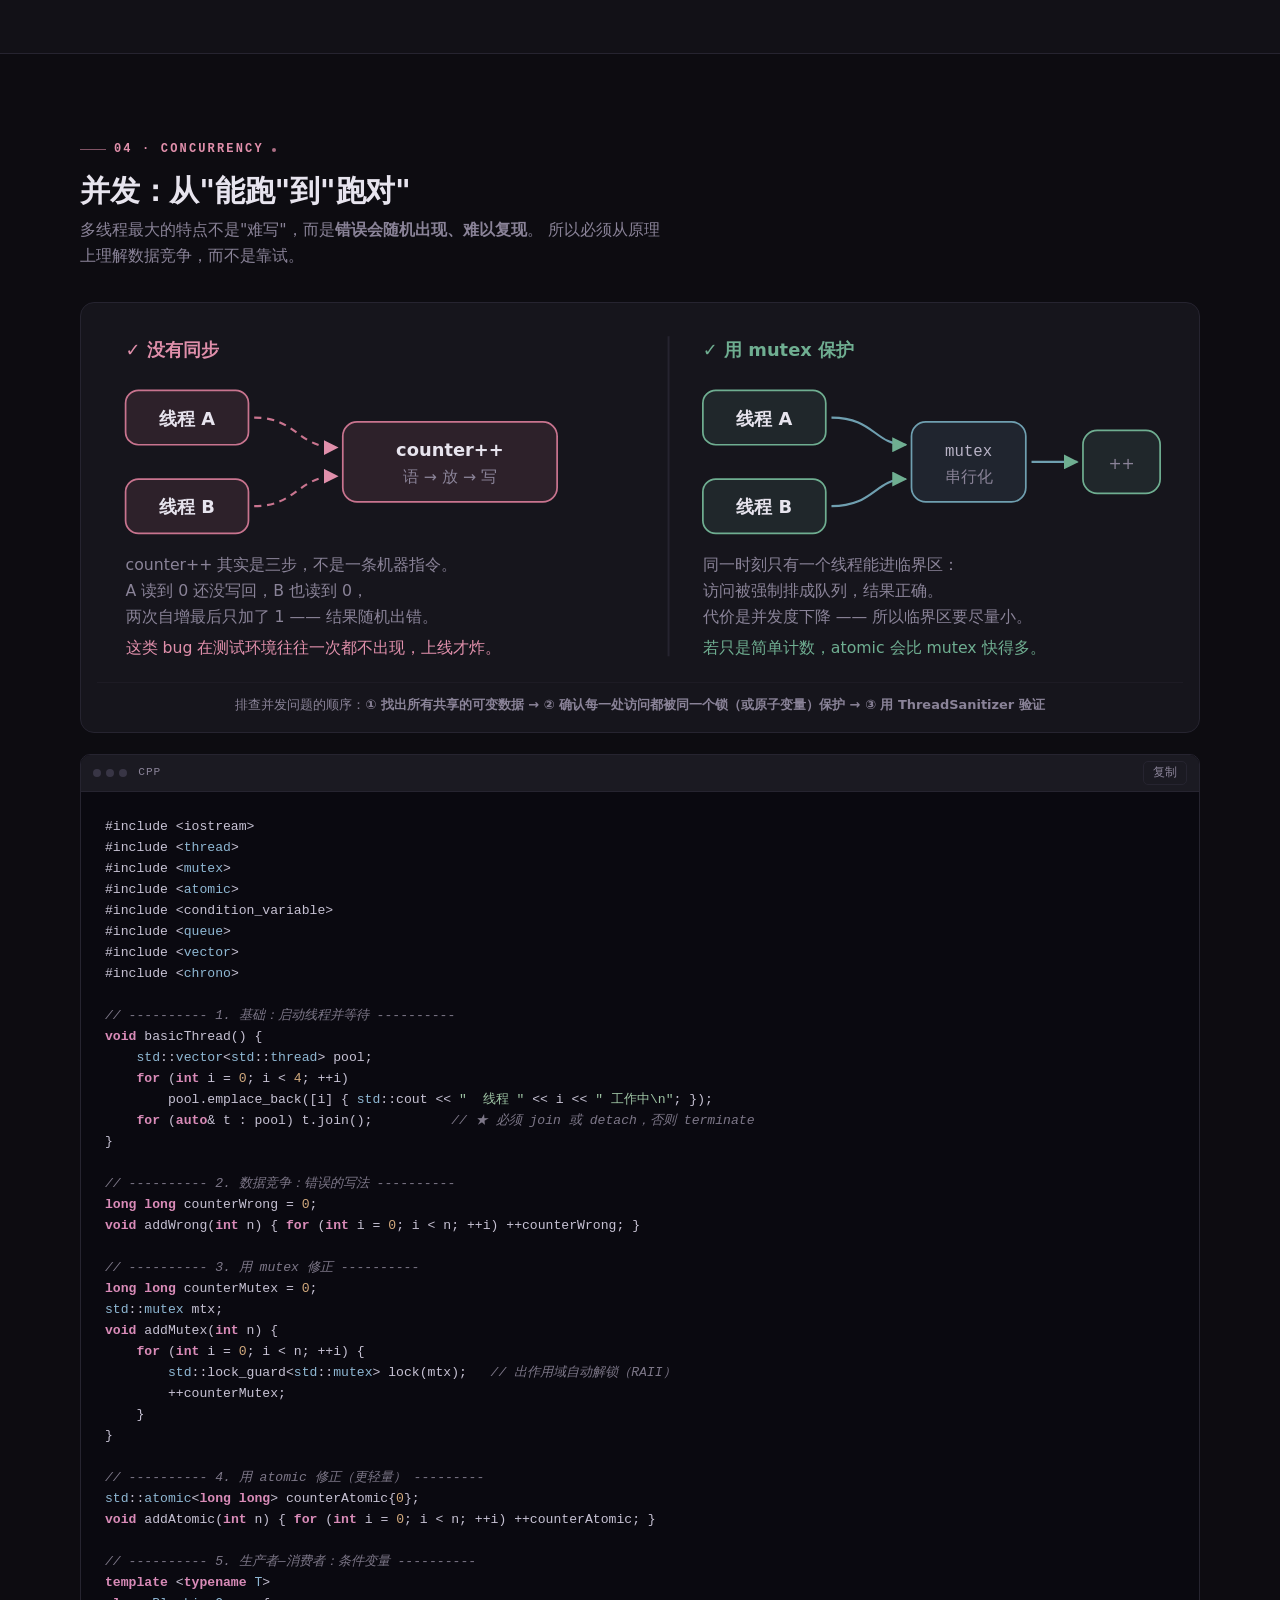
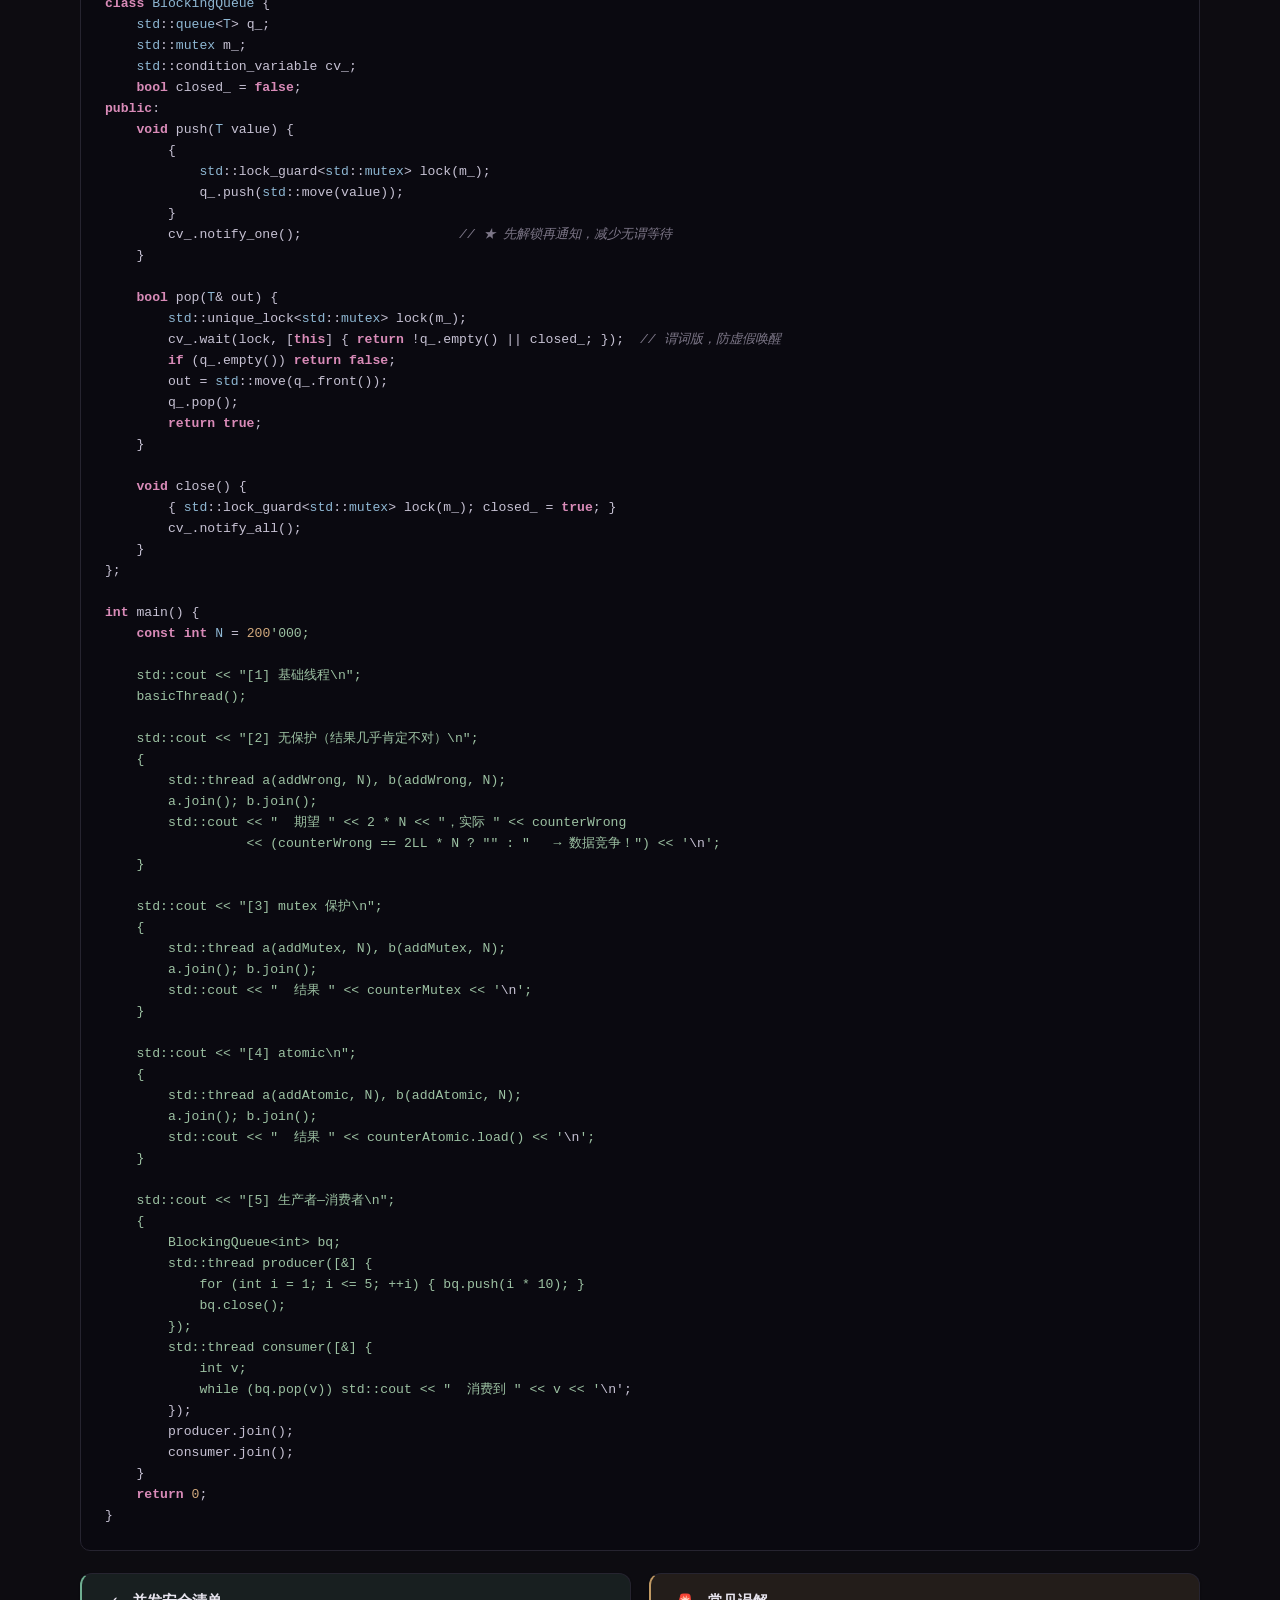
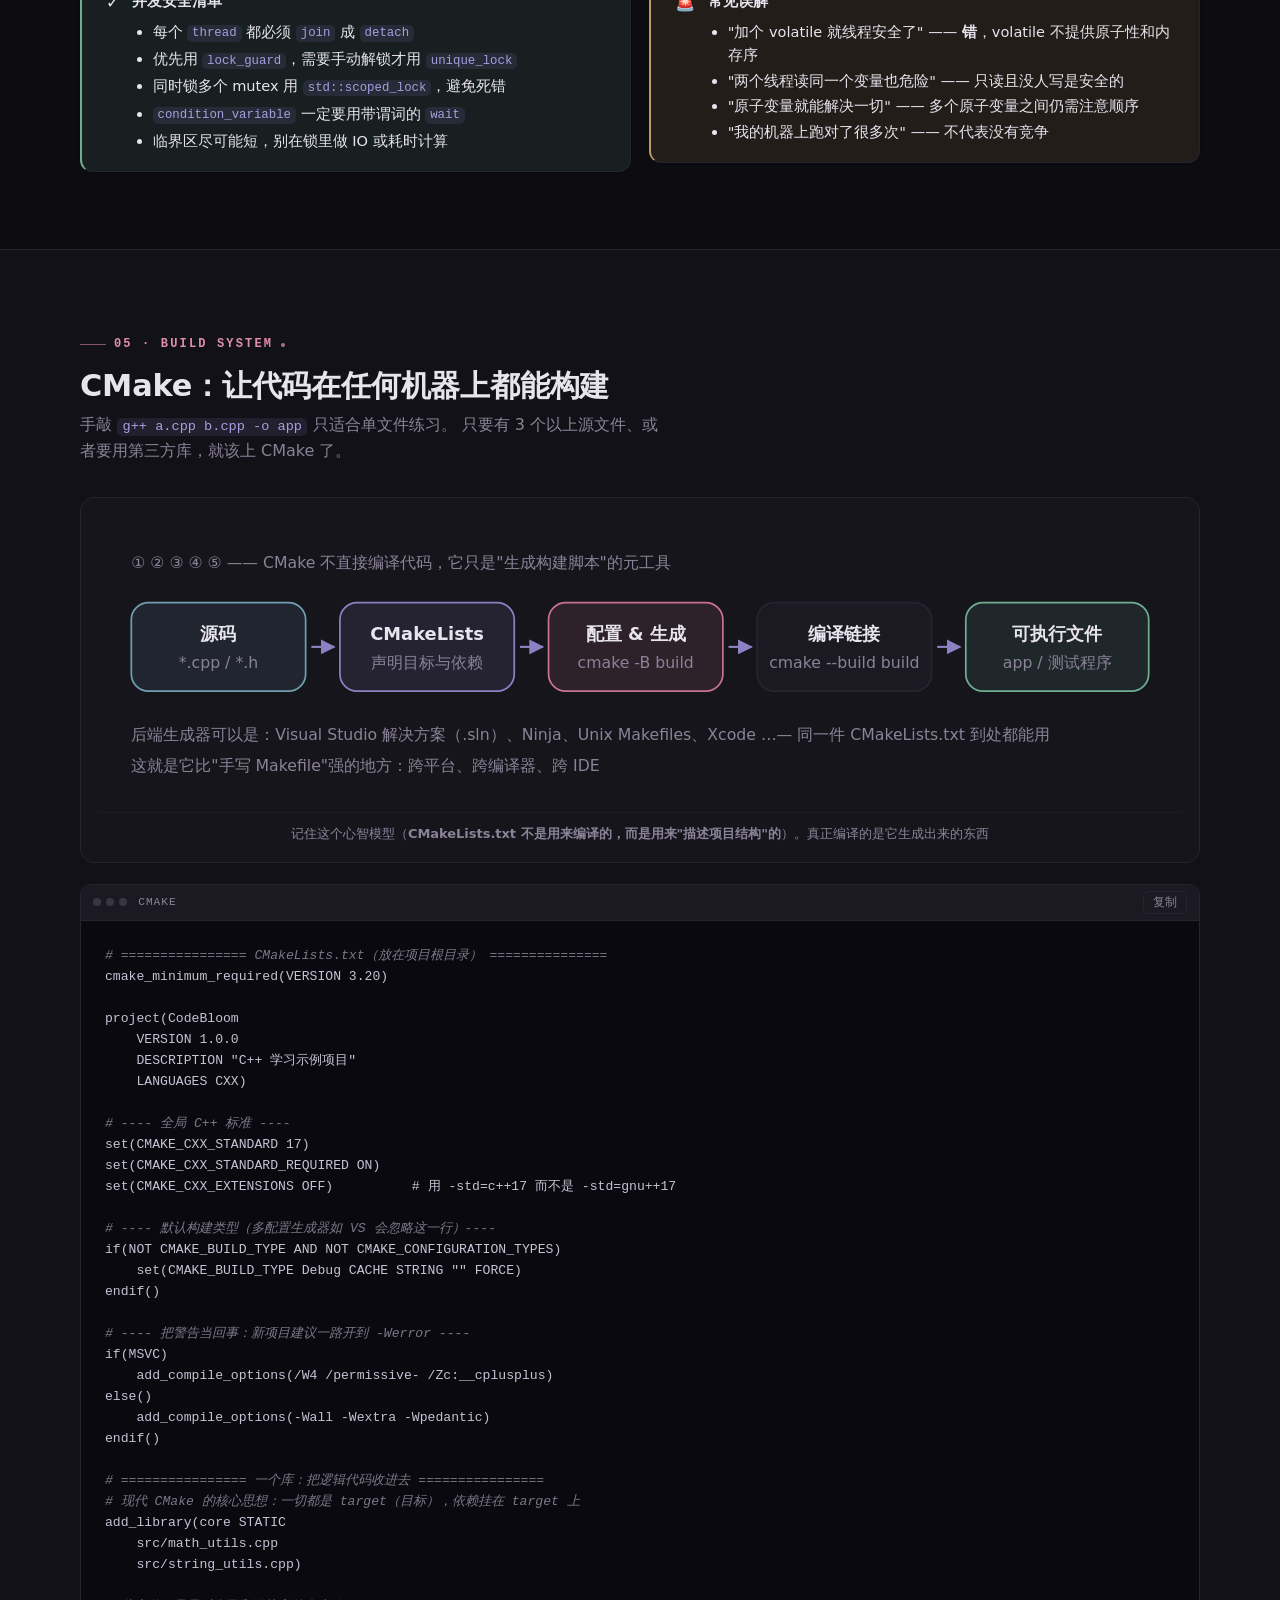
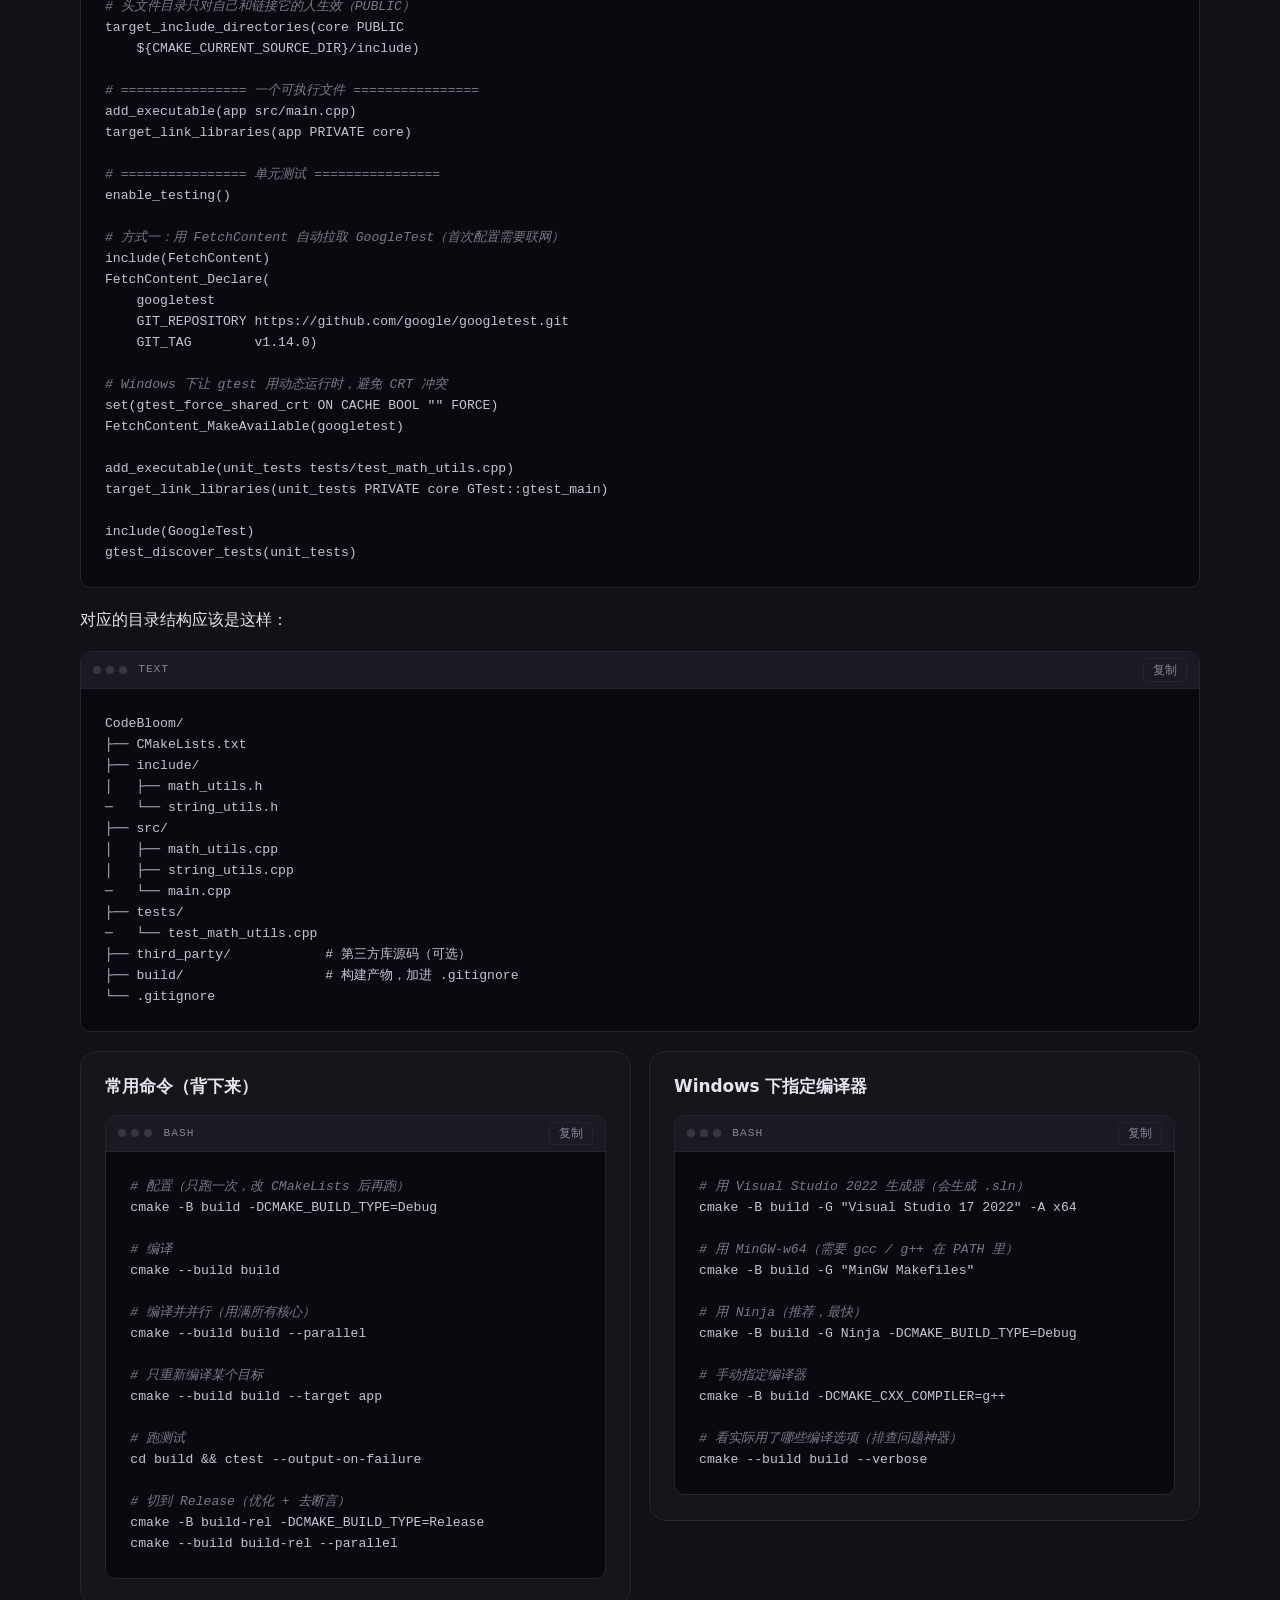
<file: advanced.html>
<!DOCTYPE html>
<html lang="zh-CN" data-theme="dark">
<head>
<meta charset="UTF-8">
<meta name="viewport" content="width=device-width, initial-scale=1">
<title>进阶与实战 · 阶段五 | Code Bloom</title>
<meta name="description" content="现代 C++ 进阶：C++11/14/17/20 新特性、智能指针与 RAII、移动语义、并发与内存模型、CMake 构建、单元测试、Sanitizer 与调试，含图解与完整代码示例。">
<link rel="icon" href="assets/img/favicon.svg" type="image/svg+xml">
<link rel="stylesheet" href="assets/css/style.css">
<link rel="stylesheet" href="assets/css/layout.css">
<link rel="stylesheet" href="assets/css/judge.css">
</head>
<body>

<header class="site-header">
  <div class="container nav-wrap">
    <a class="brand" href="index.html">
      <img src="assets/img/favicon.svg" alt="">
      <span>Code Bloom<small>C++ &amp; ALGORITHM</small></span>
    </a>
    <nav class="nav" id="nav">
      <a href="index.html">首页</a>
      <a href="basics.html">C++ 基础</a>
      <a href="oop-stl.html">面向对象 · STL</a>
      <a href="algorithms.html">算法与数据结构</a>
      <a href="advanced.html">进阶与实战</a>
      <a href="tools.html">环境搭建</a>
    </nav>
    <div class="nav-tools">
      <button class="icon-btn" id="themeBtn" type="button" aria-label="切换主题"></button>
      <button class="icon-btn nav-toggle" id="navToggle" type="button" aria-label="展开菜单">
        <svg viewBox="0 0 24 24" fill="none" stroke="currentColor" stroke-width="2.2" stroke-linecap="round"><path d="M3 6h18M3 12h18M3 18h18"/></svg>
      </button>
    </div>
  </div>
</header>

<section class="page-head">
  <div class="container">
    <p class="crumb"><a href="index.html">首页</a> / 阶段五</p>
    <span class="badge pink">阶段 ⑤ · 持续进行 · 决定水平上限</span>
    <h1>进阶与工程实战</h1>
    <p class="lead">
      到这里，你已经能写出"能跑通"的代码了。这一阶段要解决的，是
      <strong>"能不能写出别人敢用的代码"</strong>——资源安全、性能、可构建、可测试、可调试、       这五项，才是把 C++ 代码"会用"变成"会写"的分水岭。     </p>
    <div class="chips">
      <a href="#checklist">学习清单</a>
      <a href="#modern">现代 C++</a>
      <a href="#raii">智能指针 · RAII</a>
      <a href="#move">移动语义</a>
      <a href="#concurrency">并发</a>
      <a href="#build">构建 · CMake</a>
      <a href="#test">测试与调试</a>
      <a href="#project">项目实战</a>
      <a href="#lab">编程练习</a>
      <a href="#res">资源</a>
    </div>
  </div>
</section>

<!-- ============ 清单 ============ -->
<section class="section-sm" id="checklist">
  <div class="container">
    <div class="sec-head">
      <span class="eyebrow">Checklist</span>
      <h2>本阶段学习清单</h2>
    </div>
    <div class="progress-box" data-progress-box>
      <span class="label">本阶段进度</span>
      <span class="progress-track"><span class="progress-fill"></span></span>
      <span class="progress-num">0 / 0</span>
      <button class="reset-btn" type="button">清空</button>
    </div>

    <div class="grid grid-3">
      <div class="card">
        <h3>现代 C++ 语言</h3>
        <ul class="checklist">
          <li><input type="checkbox" id="ad01" data-id="ad01"><label for="ad01">auto、范围 for、结构化绑定</label></li>
          <li><input type="checkbox" id="ad02" data-id="ad02"><label for="ad02">lambda 表达式与捕获列表</label></li>
          <li><input type="checkbox" id="ad03" data-id="ad03"><label for="ad03">右值引用、移动语义、完美转发</label></li>
          <li><input type="checkbox" id="ad04" data-id="ad04"><label for="ad04">智能指针与 RAII</label></li>
          <li><input type="checkbox" id="ad05" data-id="ad05"><label for="ad05">constexpr / consteval 编译期计算</label></li>
          <li><input type="checkbox" id="ad06" data-id="ad06"><label for="ad06">optional / variant / string_view / span</label></li>
          <li><input type="checkbox" id="ad07" data-id="ad07"><label for="ad07">模板进阶：可变参数、if constexpr</label></li>
          <li><input type="checkbox" id="ad08" data-id="ad08"><label for="ad08">C++20 concepts / ranges（了解即可）</label></li>
        </ul>
      </div>
      <div class="card">
        <h3>并发与性能</h3>
        <ul class="checklist">
          <li><input type="checkbox" id="ad09" data-id="ad09"><label for="ad09">std::thread 与 join / detach</label></li>
          <li><input type="checkbox" id="ad10" data-id="ad10"><label for="ad10">mutex、lock_guard、unique_lock</label></li>
          <li><input type="checkbox" id="ad11" data-id="ad11"><label for="ad11">条件变量与生产者—消费者模型</label></li>
          <li><input type="checkbox" id="ad12" data-id="ad12"><label for="ad12">atomic 与内存序的基本概念</label></li>
          <li><input type="checkbox" id="ad13" data-id="ad13"><label for="ad13">性能分析：先测量，再优化</label></li>
        </ul>
      </div>
      <div class="card">
        <h3>工程能力</h3>
        <ul class="checklist">
          <li><input type="checkbox" id="ad14" data-id="ad14"><label for="ad14">会写 CMakeLists.txt，理解 target 概念</label></li>
          <li><input type="checkbox" id="ad15" data-id="ad15"><label for="ad15">用 Git 管理代码，会写清晰的提交信息</label></li>
          <li><input type="checkbox" id="ad16" data-id="ad16"><label for="ad16">会写单元测试（GoogleTest / doctest）</label></li>
          <li><input type="checkbox" id="ad17" data-id="ad17"><label for="ad17">会用 ASan / UBSan 抓内存错误</label></li>
          <li><input type="checkbox" id="ad18" data-id="ad18"><label for="ad18">会断点调试：看调用栈、监视变量、单步</label></li>
          <li><input type="checkbox" id="ad19" data-id="ad19"><label for="ad19">独立完成 1～2 个完整小项目</label></li>
        </ul>
      </div>
    </div>
  </div>
</section>

<!-- ============ 现代 C++ ============ -->
<section class="section" id="modern" style="background:var(--bg-2);border-block:1px solid var(--line)">
  <div class="container">
    <div class="sec-head">
      <span class="eyebrow">01 · Modern C++</span>
      <h2>先搞清楚"C++ 有好几个版本"</h2>
      <p>
        网上很多教程讲的是 C++98 的写法，而实际项目早就用 C++17 / C++20 了。         <strong>先知道自己学的是哪一版</strong>，能省下大量困惑。       </p>
    </div>

    <figure class="dgm">
      <svg class="dgm" viewBox="0 0 720 470" role="img" aria-label="C++ 标准版本演进时间线">
        <path class="ln" d="M120 40V430"/>

        <circle cx="120" cy="60" r="7" class="box-u"/>
        <text class="t" x="100" y="58" text-anchor="end">C++98 / 03</text>
        <text class="m" x="150" y="52">现代 C++ 的起点</text>
        <text class="s" x="150" y="70">STL、模板、异常、命名空间</text>

        <circle cx="120" cy="120" r="8" class="box-p"/>
        <text class="t" x="100" y="118" text-anchor="end">C++11</text>
        <text class="m" x="150" y="112">分量最重的一次更新，"现代 C++"的开端</text>
        <text class="s" x="150" y="130">auto · lambda · 右值引用与移动语义 · 智能指针 · 线程库 · 范围 for</text>

        <circle cx="120" cy="180" r="7" class="box-u"/>
        <text class="t" x="100" y="178" text-anchor="end">C++14</text>
        <text class="m" x="150" y="172">小步完善</text>
        <text class="s" x="150" y="190">泛型 lambda · 变量模板 · std::make_unique</text>

        <circle cx="120" cy="240" r="7" class="box-c"/>
        <text class="t" x="100" y="238" text-anchor="end">C++17</text>
        <text class="m" x="150" y="232">实用主义，日常写代码性价比最高的一版</text>
        <text class="s" x="150" y="250">结构化绑定 · optional · variant · string_view · if constexpr · std::filesystem</text>

        <circle cx="120" cy="300" r="8" class="box-p"/>
        <text class="t" x="100" y="298" text-anchor="end">C++20</text>
        <text class="m" x="150" y="292">又一次大版本</text>
        <text class="s" x="150" y="310">concepts · ranges · 协程 · modules · span · 三路比较 &lt;=&gt;</text>

        <circle cx="120" cy="360" r="7" class="box-m"/>
        <text class="t" x="100" y="358" text-anchor="end">C++23</text>
        <text class="m" x="150" y="352">补齐常用短板</text>
        <text class="s" x="150" y="370">expected · mdspan · std::print · flat_map · stacktrace</text>

        <circle cx="120" cy="420" r="7" class="box"/>
        <text class="t" x="100" y="418" text-anchor="end">C++26</text>
        <text class="m" x="150" y="412">制定中</text>
        <text class="s" x="150" y="430">反射 · 契约 · 执行器（executors）· 并行 ranges</text>
      </svg>
      <figcaption>学习建议（<strong>以 C++17 为日常基准</strong>，C++11/14 的写法当作基本功，C++20 的 concepts / ranges 遇到再学。不要一上来就啃 C++23/26 的冷门特性）</figcaption>
    </figure>

<pre class="code" data-lang="cpp"><code>
#include &lt;iostream&gt;
#include &lt;vector&gt;
#include &lt;map&gt;
#include &lt;string&gt;
#include &lt;optional&gt;
#include &lt;variant&gt;
#include &lt;string_view&gt;
#include &lt;algorithm&gt;
#include &lt;numeric&gt;

// C++17：结构化绑定让遍历 map 清爽很多
void printScores(const std::map&lt;std::string, int&gt;&amp; scores) {
    for (const auto&amp; [name, score] : scores)          // → 结构化绑定
        std::cout &lt;&lt; name &lt;&lt; " = " &lt;&lt; score &lt;&lt; '\n';
}

// C++14：泛型 lambda + auto 返回类型推导
auto sumOf = [](const auto&amp; container) {
    return std::accumulate(container.begin(), container.end(), 0);
};

// C++17：optional 表达"可能没有值"，替代返回 -1 或空指针
std::optional&lt;int&gt; findIndex(const std::vector&lt;int&gt;&amp; v, int target) {
    auto it = std::find(v.begin(), v.end(), target);
    if (it == v.end()) return std::nullopt;
    return (int)std::distance(v.begin(), it);
}

// C++17：variant 表达"几个类型中的一个"，替代 union + 手动记 tag
using Value = std::variant&lt;int, double, std::string&gt;;

std::string describe(const Value&amp; v) {
    return std::visit([](const auto&amp; x) -&gt; std::string {
        using T = std::decay_t&lt;decltype(x)&gt;;
        if constexpr (std::is_same_v&lt;T, int&gt;)         return "整数: " + std::to_string(x);
        else if constexpr (std::is_same_v&lt;T, double&gt;) return "小数: " + std::to_string(x);
        else                                          return "字符串: " + x;
    }, v);
}

// C++17：string_view 传字符串不拷贝（只读视图）
std::size_t countChar(std::string_view sv, char c) {
    return (std::size_t)std::count(sv.begin(), sv.end(), c);
}

// C++11 起：constexpr 让计算发生在编译期
constexpr long long factorial(int n) {
    return n &lt;= 1 ? 1 : n * factorial(n - 1);
}
static_assert(factorial(5) == 120, "编译期就能验证！");

int main() {
    printScores({{"小明", 92}, {"小红", 98}, {"小 C", 100}});

    std::vector&lt;int&gt; v = {10, 20, 30, 40};
    std::cout &lt;&lt; sumOf(v) &lt;&lt; '\n';                    // 100

    if (auto idx = findIndex(v, 30))                    // C++17：if 里带初始化
        std::cout &lt;&lt; "找到，下标 = " &lt;&lt; *idx &lt;&lt; '\n';   // 2
    else
        std::cout &lt;&lt; "没找到\n";

    std::cout &lt;&lt; describe(Value{42}) &lt;&lt; '\n';
    std::cout &lt;&lt; describe(Value{3.14}) &lt;&lt; '\n';
    std::cout &lt;&lt; describe(Value{std::string("hello")}) &lt;&lt; '\n';

    std::cout &lt;&lt; countChar("banana", 'a') &lt;&lt; '\n';      // 3
    std::cout &lt;&lt; "5! = " &lt;&lt; factorial(5) &lt;&lt; '\n';       // 120
    return 0;
}
</code></pre>
  </div>
</section>

<!-- ============ RAII ============ -->
<section class="section" id="raii">
  <div class="container">
    <div class="sec-head">
      <span class="eyebrow">02 · RAII &amp; Smart Pointers</span>
      <h2>RAII：C++ 最核心的一条设计哲学</h2>
      <p>
        <strong>把资源的生命周期绑在对象的生命周期上。</strong>
        在构造函数里获取资源，在析构函数里释放资源。只要对象被正确销毁，资源就一定会被释放——         哪怕中途抛出异常。       </p>
    </div>

    <div class="grid grid-3">
      <div class="card">
        <h3>unique_ptr <span class="badge">独占</span></h3>
        <p style="font-size:.9rem;color:var(--muted);margin:0">
          一个对象只能有一个所有者、<strong>不能拷贝，只能 move</strong>。           零额外开销，应该作为默认首选。         </p>
      </div>
      <div class="card">
        <h3>shared_ptr <span class="badge">共享</span></h3>
        <p style="font-size:.9rem;color:var(--muted);margin:0">
          通过引用计数共享所有权，计数归零才释放。           有原子操作开销（<strong>不要默认用它</strong>）。         </p>
      </div>
      <div class="card">
        <h3>weak_ptr <span class="badge">观察</span></h3>
        <p style="font-size:.9rem;color:var(--muted);margin:0">
          不增加引用计数，用来<strong>打破循环引用</strong>造成的泄漏。           使用前要用 <code class="inline">lock()</code> 检查对象是否还活着。         </p>
      </div>
    </div>

    <figure class="dgm">
      <svg class="dgm" viewBox="0 0 760 330" role="img" aria-label="三种智能指针的所有权模型对比">
        <defs>
          <marker id="ar12" viewBox="0 0 10 10" refX="9" refY="5" markerWidth="7" markerHeight="7" orient="auto">
            <path d="M0 0L10 5L0 10z" style="fill:var(--purple-deep)" />
          </marker>
          <marker id="ar13" viewBox="0 0 10 10" refX="9" refY="5" markerWidth="7" markerHeight="7" orient="auto">
            <path d="M0 0L10 5L0 10z" style="fill:var(--cyan)" />
          </marker>
          <marker id="ar14" viewBox="0 0 10 10" refX="9" refY="5" markerWidth="7" markerHeight="7" orient="auto">
            <path d="M0 0L10 5L0 10z" style="fill:var(--muted)" />
          </marker>
        </defs>

        <!-- unique_ptr -->
        <text class="m" x="20" y="52">unique_ptr</text>
        <text class="s" x="20" y="68">&lt;T&gt; 独占</text>
        <rect class="box-u" x="150" y="36" width="126" height="44" rx="10"/>
        <text class="t" x="213" y="63" text-anchor="middle">owner</text>
        <path class="ln-a" d="M280 58H386" marker-end="url(#ar12)"/>
        <rect class="box-u" x="390" y="36" width="126" height="44" rx="10"/>
        <text class="t" x="453" y="63" text-anchor="middle">T 对象</text>
        <text class="s" x="540" y="52">1 对 1 绑定：所有者销毁 → 对象立即释放</text>
        <text class="s" x="540" y="70">拷贝被禁用；转移所有权要写 std::move(p)</text>

        <path class="dash" d="M20 100H740"/>

        <!-- shared_ptr -->
        <text class="m" x="20" y="150">shared_ptr</text>
        <text class="s" x="20" y="166">&lt;T&gt; 共享</text>
        <rect class="box-c" x="150" y="124" width="112" height="38" rx="9"/>
        <text class="t" x="206" y="148" text-anchor="middle">p1</text>
        <rect class="box-c" x="150" y="178" width="112" height="38" rx="9"/>
        <text class="t" x="206" y="202" text-anchor="middle">p2</text>

        <path class="ln-c" d="M266 143L326 158" marker-end="url(#ar13)"/>
        <path class="ln-c" d="M266 197L326 182" marker-end="url(#ar13)"/>

        <rect class="box" x="330" y="138" width="146" height="62" rx="10"/>
        <text class="t" x="403" y="164" text-anchor="middle">控制块</text>
        <text class="m" x="403" y="184" text-anchor="middle">count = 2</text>

        <path class="ln-c" d="M480 169H554" marker-end="url(#ar13)"/>
        <rect class="box-c" x="558" y="147" width="132" height="44" rx="10"/>
        <text class="t" x="624" y="174" text-anchor="middle">T 对象</text>

        <text class="s" x="150" y="236">计数减到 0 才真正释放；拷贝会 +1，析构会 −1（计数本身是原子操作，有开销）</text>

        <path class="dash" d="M20 254H740"/>

        <!-- weak_ptr -->
        <text class="m" x="20" y="292">weak_ptr</text>
        <text class="s" x="20" y="308">&lt;T&gt; 观察</text>
        <rect class="box" x="150" y="272" width="112" height="38" rx="9"/>
        <text class="t" x="206" y="296" text-anchor="middle">w</text>
        <path class="ln-p" d="M266 291H554" marker-end="url(#ar14)"/>
        <rect class="box" x="558" y="269" width="132" height="44" rx="10"/>
        <text class="t" x="624" y="296" text-anchor="middle">T 对象</text>
        <text class="s" x="300" y="284" style="fill:var(--pink-deep)">不增加引用计数</text>
        <text class="s" x="20" y="326">对象还活着时 w.lock() 返回可用的 shared_ptr；否则返回 nullptr —— 必须先检查再用</text>
      </svg>
      <figcaption>选择顺序：<strong>能用栈对象就用栈对象 → 需要堆上多态对象用 unique_ptr → 真的需要共享所有权才用 shared_ptr</strong></figcaption>
    </figure>

<pre class="code" data-lang="cpp"><code>
#include &lt;iostream&gt;
#include &lt;memory&gt;
#include &lt;vector&gt;
#include &lt;string&gt;

struct Resource {
    std::string name;
    explicit Resource(std::string n) : name(std::move(n)) {
        std::cout &lt;&lt; "  获取资源: " &lt;&lt; name &lt;&lt; '\n';
    }
    ~Resource() {
        std::cout &lt;&lt; "  释放资源: " &lt;&lt; name &lt;&lt; '\n';   // 一定会被调用
    }
};

// ---------- RAII 手写版：任何资源都能这样封装 ----------
class FileGuard {
    std::FILE* fp_ = nullptr;
public:
    explicit FileGuard(const char* path, const char* mode) : fp_(std::fopen(path, mode)) {
        if (!fp_) throw std::runtime_error("打开文件失败");
    }
    ~FileGuard() { if (fp_) std::fclose(fp_); }        // 析构时自动关问

    FileGuard(const FileGuard&amp;)            = delete;    // 禁止拷贝
    FileGuard&amp; operator=(const FileGuard&amp;) = delete;
    FileGuard(FileGuard&amp;&amp; o) noexcept : fp_(o.fp_) { o.fp_ = nullptr; }  // 允许移动

    std::FILE* get() const { return fp_; }
};

// ---------- shared_ptr 的经典坑：循环引用 ----------
struct NodeBad {
    std::shared_ptr&lt;NodeBad&gt; next;
    ~NodeBad() { std::cout &lt;&lt; "  NodeBad 析构\n"; }
};

struct NodeGood {
    std::shared_ptr&lt;NodeGood&gt; next;
    std::weak_ptr&lt;NodeGood&gt;   prev;      // ★ 反向用 weak_ptr，打破循环
    ~NodeGood() { std::cout &lt;&lt; "  NodeGood 析构\n"; }
};

int main() {
    std::cout &lt;&lt; "[1] 作用域结束自动释放\n";
    {
        auto r = std::make_unique&lt;Resource&gt;("独占地雷");
    }   // 出作用域立刻打印"释放资源"

    std::cout &lt;&lt; "[2] 所有权转移\n";
    {
        auto p = std::make_unique&lt;Resource&gt;("可转移的宝物");
        auto q = std::move(p);                      // p 变成 nullptr
        std::cout &lt;&lt; "  p 现在为空? " &lt;&lt; std::boolalpha &lt;&lt; (p == nullptr) &lt;&lt; '\n';
    }

    std::cout &lt;&lt; "[3] 循环引用导致泄漏（两个都不会析构）\n";
    {
        auto a = std::make_shared&lt;NodeBad&gt;();
        auto b = std::make_shared&lt;NodeBad&gt;();
        a-&gt;next = b;
        b-&gt;next = a;                                // 计数永远归不了 0
        std::cout &lt;&lt; "  a.use_count = " &lt;&lt; a.use_count() &lt;&lt; '\n';
    }

    std::cout &lt;&lt; "[4] 用 weak_ptr 打破循环（两个都会正常析构）\n";
    {
        auto a = std::make_shared&lt;NodeGood&gt;();
        auto b = std::make_shared&lt;NodeGood&gt;();
        a-&gt;next = b;
        b-&gt;prev = a;                                // weak_ptr 不加计数
        std::cout &lt;&lt; "  a.use_count = " &lt;&lt; a.use_count() &lt;&lt; '\n';
    }
    return 0;
}
</code></pre>

    <div class="callout info">
      <span class="ci">🧠</span>
      <div>
        <span class="ct">为什么优先用 make_unique / make_shared</span>
        <ul class="tight" style="margin-bottom:0">
          <li><strong>异常安全</strong>：<code class="inline">f(std::shared_ptr&lt;T&gt;(new T), g())</code> 中如果 <code class="inline">g()</code> 抛异常，<code class="inline">new T</code> 的内存会泄漏（<code class="inline">make_shared</code> 不会）</li>
          <li><strong>更高效</strong>：<code class="inline">make_shared</code> 一次性分配对象和控制块，少一次内存分配。</li>
          <li><strong>更简洁</strong>：不用重复写类型名。</li>
          <li>注意：<code class="inline">make_shared</code> 会让对象内存和控制块<strong>同生共死</strong>，如果有 <code class="inline">weak_ptr</code> 长期存在，对象内存会迟迟无法归还。</li>
        </ul>
      </div>
    </div>
  </div>
</section>

<!-- ============ 移动语义 ============ -->
<section class="section" id="move" style="background:var(--bg-2);border-block:1px solid var(--line)">
  <div class="container">
    <div class="sec-head">
      <span class="eyebrow">03 · Move Semantics</span>
      <h2>移动语义：把"拷贝"变成"转移"</h2>
      <p>
        拷贝一个装了一百万个元素的 <code class="inline">vector</code> 很贵；但如果你只是想要它的数据、不再需要原来那个，那就<strong>没必要复制</strong>——直接把内部的指针交出去就行。这就是移动。       </p>
    </div>

    <figure class="dgm">
      <svg class="dgm" viewBox="0 0 760 210" role="img" aria-label="std::move 前后对象内部缓冲区的所有权变化">
        <defs>
          <marker id="ar15" viewBox="0 0 10 10" refX="9" refY="5" markerWidth="7" markerHeight="7" orient="auto">
            <path d="M0 0L10 5L0 10z" style="fill:var(--purple)" />
          </marker>
          <marker id="ar16" viewBox="0 0 10 10" refX="9" refY="5" markerWidth="7" markerHeight="7" orient="auto">
            <path d="M0 0L10 5L0 10z" style="fill:var(--mint)" />
          </marker>
        </defs>

        <!-- 移动前 -->
        <text class="t" x="20" y="26">移动前</text>
        <text class="s" x="20" y="44">auto v2 = v1;   // 拷贝：深拷贝 N 个元素</text>
        <rect class="box-u" x="20" y="56" width="86" height="38" rx="9"/>
        <text class="t" x="63" y="80" text-anchor="middle">v1</text>
        <path class="ln-a" d="M110 75H180" marker-end="url(#ar15)"/>
        <rect class="box-u" x="184" y="54" width="240" height="42" rx="9"/>
        <text class="m" x="304" y="80" text-anchor="middle">堆缓冲区 · N 个元素</text>

        <rect class="box" x="20" y="112" width="86" height="38" rx="9"/>
        <text class="t" x="63" y="136" text-anchor="middle">v2</text>
        <path class="dash" d="M110 131H180" marker-end="url(#ar16)"/>
        <rect class="box" x="184" y="110" width="240" height="42" rx="9"/>
        <text class="s" x="304" y="136" text-anchor="middle">又分配一块，逐元素复制（慢）</text>

        <path class="ln" d="M440 10V200"/>

        <!-- 移动后 -->
        <text class="t" x="460" y="26">移动后（std::move）</text>
        <text class="s" x="460" y="44">auto v2 = std::move(v1);   // O(1)，只搬指针</text>
        <rect class="box" x="460" y="56" width="86" height="38" rx="9"/>
        <text class="s" x="503" y="80" text-anchor="middle">v1</text>
        <path class="dash" d="M550 75H620" marker-end="url(#ar16)"/>
        <rect class="box" x="624" y="54" width="120" height="42" rx="9"/>
        <text class="s" x="684" y="80" text-anchor="middle">已置空</text>

        <rect class="box-m" x="460" y="112" width="86" height="38" rx="9"/>
        <text class="t" x="503" y="136" text-anchor="middle">v2</text>
        <path d="M550 131H620" fill="none" stroke-width="2" marker-end="url(#ar16)" style="stroke:var(--mint)" />
        <rect class="box-m" x="624" y="110" width="120" height="42" rx="9"/>
        <text class="m" x="684" y="136" text-anchor="middle">接管原缓冲区</text>

        <text class="s" x="20" y="178">关键！<tspan class="hl">std::move 本身不移动任何东西</tspan>，它只是把左值强制转换成右值引用，</text>
        <text class="s" x="20" y="196">真正干活的是移动构造函数 / 移动赋值运算符。被移动过的对象处于"有效但未指定"状态，只能重新赋值或销毁，不要假设它是空的。</text>
      </svg>
      <figcaption>移动构造的复杂度是 <strong>O(1)</strong>（搬几个指针），拷贝构造是 <strong>O(n)</strong>。这就是为什么 <code class="inline">return</code> 一个大 vector 在 C++11 之后几乎不花针</figcaption>
    </figure>

<pre class="code" data-lang="cpp"><code>
#include &lt;iostream&gt;
#include &lt;vector&gt;
#include &lt;string&gt;
#include &lt;utility&gt;
#include &lt;chrono&gt;

class Buffer {
    char*  data_ = nullptr;
    size_t size_ = 0;
public:
    explicit Buffer(size_t n) : data_(new char[n]), size_(n) {
        std::cout &lt;&lt; "  构造 " &lt;&lt; size_ &lt;&lt; " 字节\n";
    }

    // ---- 析构 ----
    ~Buffer() { delete[] data_; }

    // ---- 拷贝构造：深拷贝，O(n) ----
    Buffer(const Buffer&amp; o) : data_(new char[o.size_]), size_(o.size_) {
        std::copy(o.data_, o.data_ + o.size_, data_);
        std::cout &lt;&lt; "  拷贝构造（慢，O(n)）\n";
    }

    // ---- 移动构造：只偷指针，O(1) ----
    Buffer(Buffer&amp;&amp; o) noexcept
        : data_(o.data_), size_(o.size_) {
        o.data_ = nullptr;               // ★ 必须让原对象放弃所有权，否则会 double free
        o.size_ = 0;
        std::cout &lt;&lt; "  移动构造（快，O(1)）\n";
    }

    // ---- 拷贝赋值：copy-and-swap，天然异常安全 ----
    Buffer&amp; operator=(const Buffer&amp; o) {
        if (this != &amp;o) { Buffer tmp(o); swap(tmp); }
        return *this;
    }

    // ---- 移动赋值 ----
    Buffer&amp; operator=(Buffer&amp;&amp; o) noexcept {
        if (this != &amp;o) {
            delete[] data_;                          // 先释放自己的
            data_ = o.data_; size_ = o.size_;
            o.data_ = nullptr; o.size_ = 0;
        }
        return *this;
    }

    void swap(Buffer&amp; o) noexcept {
        std::swap(data_, o.data_);
        std::swap(size_, o.size_);
    }
    size_t size() const { return size_; }
};

int main() {
    std::cout &lt;&lt; "[拷贝] 代价与数据量成正比\n";
    {
        Buffer a(1'000'000);
        Buffer b = a;                    // 调用拷贝构造
    }

    std::cout &lt;&lt; "[移动] 代价是常数\n";
    {
        Buffer a(1'000'000);
        Buffer b = std::move(a);         // 调用移动构造
    }

    std::cout &lt;&lt; "[返回大对象：编译器会做 RVO / NRVO，连移动都省了]\n";
    auto makeBig = [] {
        std::vector&lt;int&gt; v(1'000'000, 7);
        return v;                        // 不会拷贝，直接在调用方位置构造
    };
    auto v = makeBig();

    std::cout &lt;&lt; "[emplace_back vs push_back]\n";
    std::vector&lt;std::string&gt; vs;
    vs.reserve(2);
    vs.push_back("临时字符串");           // 先构造临时对象，再移动进来
    vs.emplace_back(10, 'x');            // 直接在容器内存里构造，少一次移动
    std::cout &lt;&lt; "  vs[1] = " &lt;&lt; vs[1] &lt;&lt; '\n';

    std::cout &lt;&lt; "[完美转发：forward 保持参数的左右值属性]\n";
    auto wrapper = [](auto&amp;&amp; x) {
        return std::string(std::forward&lt;decltype(x)&gt;(x));
    };
    std::string s = "hello";
    std::cout &lt;&lt; "  " &lt;&lt; wrapper(s) &lt;&lt; " / " &lt;&lt; wrapper(std::string("world")) &lt;&lt; '\n';
    return 0;
}
</code></pre>

    <div class="callout warn">
      <span class="ci">⚠️</span>
      <div>
        <span class="ct">三个最常见的移动语义错误</span>
        <ol class="tight" style="margin-bottom:0">
          <li><strong>移动构造函数忘了把源对象置空</strong> → 两个对象指向同一块内存，析构时 <em>double free</em> 崩溃。</li>
          <li><strong>对 <code class="inline">const</code> 对象使用 <code class="inline">std::move</code></strong> → <code class="inline">const T&amp;&amp;</code> 匹配不到移动构造，静默退化成拷贝，你以为优化了其实没有。</li>
          <li><strong>移动之后继续使用源对象</strong> → 状态未指定。唯一的合法操作是赋值或销毁。</li>
        </ol>
      </div>
    </div>
  </div>
</section>

<!-- ============ 并发 ============ -->
<section class="section" id="concurrency">
  <div class="container">
    <div class="sec-head">
      <span class="eyebrow">04 · Concurrency</span>
      <h2>并发：从"能跑"到"跑对"</h2>
      <p>
        多线程最大的特点不是"难写"，而是<strong>错误会随机出现、难以复现</strong>。         所以必须从原理上理解数据竞争，而不是靠试。       </p>
    </div>

    <figure class="dgm">
      <svg class="dgm" viewBox="0 0 760 246" role="img" aria-label="数据竞争与加锁保护的对比">
        <defs>
          <marker id="ar17" viewBox="0 0 10 10" refX="9" refY="5" markerWidth="7" markerHeight="7" orient="auto">
            <path d="M0 0L10 5L0 10z" style="fill:var(--pink-deep)" />
          </marker>
          <marker id="ar18" viewBox="0 0 10 10" refX="9" refY="5" markerWidth="7" markerHeight="7" orient="auto">
            <path d="M0 0L10 5L0 10z" style="fill:var(--mint)" />
          </marker>
        </defs>

        <!-- 左：无锁 -->
        <text class="t" x="20" y="26" style="fill:var(--pink-deep)">✓ 没有同步</text>
        <rect class="box-p" x="20" y="50" width="86" height="38" rx="9"/>
        <text class="t" x="63" y="74" text-anchor="middle">线程 A</text>
        <rect class="box-p" x="20" y="112" width="86" height="38" rx="9"/>
        <text class="t" x="63" y="136" text-anchor="middle">线程 B</text>
        <path class="ln-p" d="M110 69C140 69 140 90 168 90" marker-end="url(#ar17)"/>
        <path class="ln-p" d="M110 131C140 131 140 110 168 110" marker-end="url(#ar17)"/>
        <rect class="box-p" x="172" y="72" width="150" height="56" rx="10"/>
        <text class="t" x="247" y="96" text-anchor="middle">counter++</text>
        <text class="s" x="247" y="114" text-anchor="middle">语 → 放 → 写</text>
        <text class="s" x="20" y="176">counter++ 其实是三步，不是一条机器指令。</text>
        <text class="s" x="20" y="194">A 读到 0 还没写回，B 也读到 0，</text>
        <text class="s" x="20" y="212">两次自增最后只加了 1 —— 结果随机出错。</text>
        <text class="s" x="20" y="234" style="fill:var(--pink-deep)">这类 bug 在测试环境往往一次都不出现，上线才炸。</text>

        <path class="ln" d="M400 12V236"/>

        <!-- 右：有锁 -->
        <text class="t" x="424" y="26" style="fill:var(--mint)">✓ 用 mutex 保护</text>
        <rect class="box-m" x="424" y="50" width="86" height="38" rx="9"/>
        <text class="t" x="467" y="74" text-anchor="middle">线程 A</text>
        <rect class="box-m" x="424" y="112" width="86" height="38" rx="9"/>
        <text class="t" x="467" y="136" text-anchor="middle">线程 B</text>
        <path class="ln-c" d="M514 69C544 69 544 88 566 88" marker-end="url(#ar18)"/>
        <path class="ln-c" d="M514 131C544 131 544 112 566 112" marker-end="url(#ar18)"/>
        <rect class="box-c" x="570" y="72" width="80" height="56" rx="10"/>
        <text class="m" x="610" y="96" text-anchor="middle">mutex</text>
        <text class="s" x="610" y="114" text-anchor="middle">串行化</text>
        <path class="ln-c" d="M654 100H686" marker-end="url(#ar18)"/>
        <rect class="box-m" x="690" y="78" width="54" height="44" rx="10"/>
        <text class="s" x="717" y="105" text-anchor="middle">++</text>
        <text class="s" x="424" y="176">同一时刻只有一个线程能进临界区：</text>
        <text class="s" x="424" y="194">访问被强制排成队列，结果正确。</text>
        <text class="s" x="424" y="212">代价是并发度下降 —— 所以临界区要尽量小。</text>
        <text class="s" x="424" y="234" style="fill:var(--mint)">若只是简单计数，atomic 会比 mutex 快得多。</text>
      </svg>
      <figcaption>排查并发问题的顺序：<strong>① 找出所有共享的可变数据 → ② 确认每一处访问都被同一个锁（或原子变量）保护 → ③ 用 ThreadSanitizer 验证</strong></figcaption>
    </figure>

<pre class="code" data-lang="cpp"><code>
#include &lt;iostream&gt;
#include &lt;thread&gt;
#include &lt;mutex&gt;
#include &lt;atomic&gt;
#include &lt;condition_variable&gt;
#include &lt;queue&gt;
#include &lt;vector&gt;
#include &lt;chrono&gt;

// ---------- 1. 基础：启动线程并等待 ----------
void basicThread() {
    std::vector&lt;std::thread&gt; pool;
    for (int i = 0; i &lt; 4; ++i)
        pool.emplace_back([i] { std::cout &lt;&lt; "  线程 " &lt;&lt; i &lt;&lt; " 工作中\n"; });
    for (auto&amp; t : pool) t.join();          // ★ 必须 join 或 detach，否则 terminate
}

// ---------- 2. 数据竞争：错误的写法 ----------
long long counterWrong = 0;
void addWrong(int n) { for (int i = 0; i &lt; n; ++i) ++counterWrong; }

// ---------- 3. 用 mutex 修正 ----------
long long counterMutex = 0;
std::mutex mtx;
void addMutex(int n) {
    for (int i = 0; i &lt; n; ++i) {
        std::lock_guard&lt;std::mutex&gt; lock(mtx);   // 出作用域自动解锁（RAII）
        ++counterMutex;
    }
}

// ---------- 4. 用 atomic 修正（更轻量） ---------
std::atomic&lt;long long&gt; counterAtomic{0};
void addAtomic(int n) { for (int i = 0; i &lt; n; ++i) ++counterAtomic; }

// ---------- 5. 生产者—消费者：条件变量 ----------
template &lt;typename T&gt;
class BlockingQueue {
    std::queue&lt;T&gt; q_;
    std::mutex m_;
    std::condition_variable cv_;
    bool closed_ = false;
public:
    void push(T value) {
        {
            std::lock_guard&lt;std::mutex&gt; lock(m_);
            q_.push(std::move(value));
        }
        cv_.notify_one();                    // ★ 先解锁再通知，减少无谓等待
    }

    bool pop(T&amp; out) {
        std::unique_lock&lt;std::mutex&gt; lock(m_);
        cv_.wait(lock, [this] { return !q_.empty() || closed_; });  // 谓词版，防虚假唤醒
        if (q_.empty()) return false;
        out = std::move(q_.front());
        q_.pop();
        return true;
    }

    void close() {
        { std::lock_guard&lt;std::mutex&gt; lock(m_); closed_ = true; }
        cv_.notify_all();
    }
};

int main() {
    const int N = 200'000;

    std::cout &lt;&lt; "[1] 基础线程\n";
    basicThread();

    std::cout &lt;&lt; "[2] 无保护（结果几乎肯定不对）\n";
    {
        std::thread a(addWrong, N), b(addWrong, N);
        a.join(); b.join();
        std::cout &lt;&lt; "  期望 " &lt;&lt; 2 * N &lt;&lt; "，实际 " &lt;&lt; counterWrong
                  &lt;&lt; (counterWrong == 2LL * N ? "" : "   → 数据竞争！") &lt;&lt; '\n';
    }

    std::cout &lt;&lt; "[3] mutex 保护\n";
    {
        std::thread a(addMutex, N), b(addMutex, N);
        a.join(); b.join();
        std::cout &lt;&lt; "  结果 " &lt;&lt; counterMutex &lt;&lt; '\n';
    }

    std::cout &lt;&lt; "[4] atomic\n";
    {
        std::thread a(addAtomic, N), b(addAtomic, N);
        a.join(); b.join();
        std::cout &lt;&lt; "  结果 " &lt;&lt; counterAtomic.load() &lt;&lt; '\n';
    }

    std::cout &lt;&lt; "[5] 生产者—消费者\n";
    {
        BlockingQueue&lt;int&gt; bq;
        std::thread producer([&amp;] {
            for (int i = 1; i &lt;= 5; ++i) { bq.push(i * 10); }
            bq.close();
        });
        std::thread consumer([&amp;] {
            int v;
            while (bq.pop(v)) std::cout &lt;&lt; "  消费到 " &lt;&lt; v &lt;&lt; '\n';
        });
        producer.join();
        consumer.join();
    }
    return 0;
}
</code></pre>

    <div class="split" style="margin-top:1.4rem">
      <div class="callout tip" style="margin:0">
        <span class="ci">✓</span>
        <div>
          <span class="ct">并发安全清单</span>
          <ul class="tight" style="margin-bottom:0">
            <li>每个 <code class="inline">thread</code> 都必须 <code class="inline">join</code> 成 <code class="inline">detach</code></li>
            <li>优先用 <code class="inline">lock_guard</code>，需要手动解锁才用 <code class="inline">unique_lock</code></li>
            <li>同时锁多个 mutex 用 <code class="inline">std::scoped_lock</code>，避免死错</li>
            <li><code class="inline">condition_variable</code> 一定要用带谓词的 <code class="inline">wait</code></li>
            <li>临界区尽可能短，别在锁里做 IO 或耗时计算</li>
          </ul>
        </div>
      </div>
      <div class="callout warn" style="margin:0">
        <span class="ci">🚨</span>
        <div>
          <span class="ct">常见误解</span>
          <ul class="tight" style="margin-bottom:0">
            <li>"加个 volatile 就线程安全了" —— <strong>错</strong>，volatile 不提供原子性和内存序</li>
            <li>"两个线程读同一个变量也危险" —— 只读且没人写是安全的</li>
            <li>"原子变量就能解决一切" —— 多个原子变量之间仍需注意顺序</li>
            <li>"我的机器上跑对了很多次" —— 不代表没有竞争</li>
          </ul>
        </div>
      </div>
    </div>
  </div>
</section>

<!-- ============ 构建 ============ -->
<section class="section" id="build" style="background:var(--bg-2);border-block:1px solid var(--line)">
  <div class="container">
    <div class="sec-head">
      <span class="eyebrow">05 · Build System</span>
      <h2>CMake：让代码在任何机器上都能构建</h2>
      <p>
        手敲 <code class="inline">g++ a.cpp b.cpp -o app</code> 只适合单文件练习。         只要有 3 个以上源文件、或者要用第三方库，就该上 CMake 了。       </p>
    </div>

    <figure class="dgm">
      <svg class="dgm" viewBox="0 0 760 200" role="img" aria-label="CMake 从源码到可执行文件的构建流程">
        <defs>
          <marker id="ar19" viewBox="0 0 10 10" refX="9" refY="5" markerWidth="7" markerHeight="7" orient="auto">
            <path d="M0 0L10 5L0 10z" style="fill:var(--purple)" />
          </marker>
        </defs>

        <rect class="box-c" x="24" y="62" width="122" height="62" rx="12"/>
        <text class="t" x="85" y="88" text-anchor="middle">源码</text>
        <text class="s" x="85" y="108" text-anchor="middle">*.cpp / *.h</text>

        <path class="ln-a" d="M150 93H166" marker-end="url(#ar19)"/>

        <rect class="box-u" x="170" y="62" width="122" height="62" rx="12"/>
        <text class="t" x="231" y="88" text-anchor="middle">CMakeLists</text>
        <text class="s" x="231" y="108" text-anchor="middle">声明目标与依赖</text>

        <path class="ln-a" d="M296 93H312" marker-end="url(#ar19)"/>

        <rect class="box-p" x="316" y="62" width="122" height="62" rx="12"/>
        <text class="t" x="377" y="88" text-anchor="middle">配置 &amp; 生成</text>
        <text class="s" x="377" y="108" text-anchor="middle">cmake -B build</text>

        <path class="ln-a" d="M442 93H458" marker-end="url(#ar19)"/>

        <rect class="box" x="462" y="62" width="122" height="62" rx="12"/>
        <text class="t" x="523" y="88" text-anchor="middle">编译链接</text>
        <text class="s" x="523" y="108" text-anchor="middle">cmake --build build</text>

        <path class="ln-a" d="M588 93H604" marker-end="url(#ar19)"/>

        <rect class="box-m" x="608" y="62" width="128" height="62" rx="12"/>
        <text class="t" x="672" y="88" text-anchor="middle">可执行文件</text>
        <text class="s" x="672" y="108" text-anchor="middle">app / 测试程序</text>

        <text class="s" x="24" y="38">① ② ③ ④ ⑤ —— CMake 不直接编译代码，它只是"生成构建脚本"的元工具</text>
        <text class="s" x="24" y="158">后端生成器可以是：Visual Studio 解决方案（.sln）、Ninja、Unix Makefiles、Xcode …— 同一件 CMakeLists.txt 到处都能用</text>
        <text class="s" x="24" y="180">这就是它比"手写 Makefile"强的地方：跨平台、跨编译器、跨 IDE</text>
      </svg>
      <figcaption>记住这个心智模型（<strong>CMakeLists.txt 不是用来编译的，而是用来"描述项目结构"的</strong>）。真正编译的是它生成出来的东西</figcaption>
    </figure>

<pre class="code" data-lang="cmake"><code>
# ================ CMakeLists.txt（放在项目根目录） ===============
cmake_minimum_required(VERSION 3.20)

project(CodeBloom
    VERSION 1.0.0
    DESCRIPTION "C++ 学习示例项目"
    LANGUAGES CXX)

# ---- 全局 C++ 标准 ----
set(CMAKE_CXX_STANDARD 17)
set(CMAKE_CXX_STANDARD_REQUIRED ON)
set(CMAKE_CXX_EXTENSIONS OFF)          # 用 -std=c++17 而不是 -std=gnu++17

# ---- 默认构建类型（多配置生成器如 VS 会忽略这一行）----
if(NOT CMAKE_BUILD_TYPE AND NOT CMAKE_CONFIGURATION_TYPES)
    set(CMAKE_BUILD_TYPE Debug CACHE STRING "" FORCE)
endif()

# ---- 把警告当回事：新项目建议一路开到 -Werror ----
if(MSVC)
    add_compile_options(/W4 /permissive- /Zc:__cplusplus)
else()
    add_compile_options(-Wall -Wextra -Wpedantic)
endif()

# ================ 一个库：把逻辑代码收进去 ================
# 现代 CMake 的核心思想：一切都是 target（目标），依赖挂在 target 上
add_library(core STATIC
    src/math_utils.cpp
    src/string_utils.cpp)

# 头文件目录只对自己和链接它的人生效（PUBLIC）
target_include_directories(core PUBLIC
    ${CMAKE_CURRENT_SOURCE_DIR}/include)

# ================ 一个可执行文件 ================
add_executable(app src/main.cpp)
target_link_libraries(app PRIVATE core)

# ================ 单元测试 ================
enable_testing()

# 方式一：用 FetchContent 自动拉取 GoogleTest（首次配置需要联网）
include(FetchContent)
FetchContent_Declare(
    googletest
    GIT_REPOSITORY https://github.com/google/googletest.git
    GIT_TAG        v1.14.0)

# Windows 下让 gtest 用动态运行时，避免 CRT 冲突
set(gtest_force_shared_crt ON CACHE BOOL "" FORCE)
FetchContent_MakeAvailable(googletest)

add_executable(unit_tests tests/test_math_utils.cpp)
target_link_libraries(unit_tests PRIVATE core GTest::gtest_main)

include(GoogleTest)
gtest_discover_tests(unit_tests)
</code></pre>

    <p>对应的目录结构应该是这样：</p>

<pre class="code" data-lang="text"><code>
CodeBloom/
├── CMakeLists.txt
├── include/
│   ├── math_utils.h
─   └── string_utils.h
├── src/
│   ├── math_utils.cpp
│   ├── string_utils.cpp
─   └── main.cpp
├── tests/
─   └── test_math_utils.cpp
├── third_party/            # 第三方库源码（可选）
├── build/                  # 构建产物，加进 .gitignore
└── .gitignore
</code></pre>

    <div class="split" style="margin-top:1.2rem">
      <div class="card">
        <h3>常用命令（背下来）</h3>
<pre class="code" data-lang="bash"><code>
# 配置（只跑一次，改 CMakeLists 后再跑）
cmake -B build -DCMAKE_BUILD_TYPE=Debug

# 编译
cmake --build build

# 编译并并行（用满所有核心）
cmake --build build --parallel

# 只重新编译某个目标
cmake --build build --target app

# 跑测试
cd build &amp;&amp; ctest --output-on-failure

# 切到 Release（优化 + 去断言）
cmake -B build-rel -DCMAKE_BUILD_TYPE=Release
cmake --build build-rel --parallel
</code></pre>
      </div>
      <div class="card">
        <h3>Windows 下指定编译器</h3>
<pre class="code" data-lang="bash"><code>
# 用 Visual Studio 2022 生成器（会生成 .sln）
cmake -B build -G "Visual Studio 17 2022" -A x64

# 用 MinGW-w64（需要 gcc / g++ 在 PATH 里）
cmake -B build -G "MinGW Makefiles"

# 用 Ninja（推荐，最快）
cmake -B build -G Ninja -DCMAKE_BUILD_TYPE=Debug

# 手动指定编译器
cmake -B build -DCMAKE_CXX_COMPILER=g++

# 看实际用了哪些编译选项（排查问题神器）
cmake --build build --verbose
</code></pre>
      </div>
    </div>
  </div>
</section>

<!-- ============ 测试与调试 ============ -->
<section class="section" id="test">
  <div class="container">
    <div class="sec-head">
      <span class="eyebrow">06 · Test &amp; Debug</span>
      <h2>测试与调试：把 bug 挡在提交之前</h2>
      <p>
        一个真实规律：<strong>写测试花的时间，永远少于手工点按钮测出 bug 再回头定位的时间。</strong>
        尤其是 C++ —— 内存错误往往在崩的那一刻早已远离了出错的那一刻。       </p>
    </div>

    <h3>6.1 单元测试</h3>
<pre class="code" data-lang="cpp"><code>
// ================ tests/test_math_utils.cpp ================
#include &lt;gtest/gtest.h&gt;
#include "math_utils.h"
#include &lt;vector&gt;

// ---- 基本断言 ----
TEST(MathUtils, GcdBasic) {
    EXPECT_EQ(gcd(12, 18), 6);
    EXPECT_EQ(gcd(17, 5), 1);
    EXPECT_EQ(gcd(0, 9), 9);            // 边界，  与任何数
}

TEST(MathUtils, FastPower) {
    EXPECT_EQ(power(2, 10), 1024);
    EXPECT_EQ(power(3, 0), 1);          // 边界：指数为 0
    EXPECT_EQ(power(5, 1), 5);
}

// ---- 用参数化测试批量覆盖 ----
class SortTest : public ::testing::TestWithParam&lt;std::vector&lt;int&gt;&gt; {};

TEST_P(SortTest, SortsCorrectly) {
    auto input = GetParam();
    auto expected = input;
    std::sort(expected.begin(), expected.end());
    EXPECT_EQ(mySort(input), expected);
}

INSTANTIATE_TEST_SUITE_P(
    VariousInputs, SortTest,
    ::testing::Values(
        std::vector&lt;int&gt;{},                    // 空数组
        std::vector&lt;int&gt;{1},                   // 单元素
        std::vector&lt;int&gt;{2, 2, 2},             // 全相同
        std::vector&lt;int&gt;{1, 2, 3},             // 已有序
        std::vector&lt;int&gt;{3, 2, 1},             // 逆序
        std::vector&lt;int&gt;{5, -1, 0, 3, -7}));   // 含负数

// ---- 测试异常 ----
TEST(MathUtils, DivideByZeroThrows) {
    EXPECT_THROW(divide(1, 0), std::invalid_argument);
    EXPECT_NO_THROW(divide(1, 2));
}
</code></pre>

    <div class="split" style="margin-top:1.2rem">
      <div class="card">
        <h3>三个轻量替代方案</h3>
        <ul class="tight" style="margin:0">
          <li><strong>doctest</strong> —— 单头文件，编译极快，语法几乎和 GoogleTest 一样。适合小项目。</li>
          <li><strong>Catch2</strong> —— 单头文件（v2），断言可以写成自然语言风格。</li>
          <li><strong>MSVC 自带的 C++ 测试框架</strong> —— 在 Visual Studio 里新建项直接选"本机单元测试"，零配置。</li>
        </ul>
      </div>
      <div class="card">
        <h3>测什么</h3>
        <ul class="tight" style="margin:0">
          <li><strong>边界值</strong>， 。 、空、最大值、最小值</li>
          <li><strong>特殊情况</strong>：全相同、已排序、逆序、负数</li>
          <li><strong>异常路径</strong>：非法输入是否正确抛出</li>
          <li><strong>不测</strong>：私有实现细节（测行为，不测实现）</li>
        </ul>
      </div>
    </div>

    <h3 style="margin-top:2.4rem">6.2 Sanitizer：让隐藏的内存错误立刻暴露</h3>
    <p>
      这是 C++ 开发中性价比最高的一个工具。它会拖慢程序 2～3 倍，但能抓住<strong>越界、悬垂指针、       内存泄漏、数据竞争、未定义行为</strong>——这些都是"平时没事、偶发崩溃"的元凶。     </p>

<pre class="code" data-lang="bash"><code>
# ============ GCC / Clang：编译时加开关即可 ============

# AddressSanitizer：越界、悬垂指针、double free、内存泄漏
g++ -std=c++17 -g -O1 -fsanitize=address,undefined -fno-omit-frame-pointer main.cpp -o app

# UndefinedBehaviorSanitizer：有符号溢出、除零、空指针解引用
g++ -std=c++17 -g -fsanitize=undefined main.cpp -o app

# ThreadSanitizer：数据竞争（注意不能与 ASan 同时用）
g++ -std=c++17 -g -fsanitize=thread main.cpp -o app -pthread

# 泄漏检测更详细（Linux）
ASAN_OPTIONS=detect_leaks=1 ./app

# ============ MSVC：在 Visual Studio 里开 ============
# 项目属性 → C/C++ → 常规 → 启用地址擦除器 AddressSanitizer) → 是 (/fsanitize=address)
# 或在 CMake 里：
#   if(MSVC)
#       add_compile_options(/fsanitize=address)
#       add_link_options(/fsanitize=address)
#   endif()
</code></pre>

    <div class="callout warn">
      <span class="ci">🎯</span>
      <div>
        <span class="ct">一个真实案例：为什么 ASan 值得用</span>
        <p style="margin:0">
          越界写一个栈数组，可能覆盖掉相邻变量里的一个字节。程序不会立刻崩，           而是在<strong>几百行之后</strong>用一个莫名其妙的值算出错误结果。           靠 printf 找这种 bug 可能要花一整天；开了 ASan，它会在越界发生的那一行直接报出           <code class="inline">stack-buffer-overflow</code> 和完整的调用栈。         </p>
      </div>
    </div>

    <h3 style="margin-top:2.4rem">6.3 断点调试：比 <code class="inline">cout</code> 高效得多</h3>
    <div class="table-scroll">
      <table>
        <thead><tr><th>操作</th><th>VS Code</th><th>Visual Studio</th><th>作用</th></tr></thead>
        <tbody>
          <tr><td>设置 / 取消断点</td><td><kbd>F9</kbd></td><td><kbd>F9</kbd></td><td>在某一行的红点处暂停</td></tr>
          <tr><td>开始 / 继续调试</td><td><kbd>F5</kbd></td><td><kbd>F5</kbd></td><td>编译并以调试器启动</td></tr>
          <tr><td>逐过程（不进函数）</td><td><kbd>F10</kbd></td><td><kbd>F10</kbd></td><td>执行一行，跳过函数内部</td></tr>
          <tr><td>逐语句（进函数）</td><td><kbd>F11</kbd></td><td><kbd>F11</kbd></td><td>执行一行，进入被调用函数</td></tr>
          <tr><td>跳出当前函数</td><td><kbd>Shift</kbd>+<kbd>F11</kbd></td><td><kbd>Shift</kbd>+<kbd>F11</kbd></td><td>执行到当前函数返回</td></tr>
          <tr><td>条件断点</td><td>右键断点 → 编辑断点</td><td>右键断点 → 条件</td><td>只在 <code class="inline">i == 500</code> 时停下</td></tr>
          <tr><td>观察变量</td><td>左侧"监视"面板</td><td>监视窗口</td><td>看值随时间的变化</td></tr>
          <tr><td>查看调用栈</td><td>左侧"调用堆栈"面板</td><td>调用堆栈窗口</td><td>看"我是被谁调用的" </td></tr>
          <tr><td>内存查看</td><td>调试控制台 <code class="inline">-exec x/16xb ptr</code></td><td>内存窗口</td><td>直接看原始字节</td></tr>
        </tbody>
      </table>
    </div>

    <div class="callout tip">
      <span class="ci">💡</span>
      <div>
        <span class="ct">调试与发布必须用不同的构建类型</span>
        <p style="margin:0">
          <strong>Debug</strong>：关优化（<code class="inline">-O0</code> / <code class="inline">/Od</code>）、带调试符号（<code class="inline">-g</code> / <code class="inline">/Zi</code>）、断言有效。           断点靠它才能准确命中。<br>
          <strong>Release</strong>：开优化（<code class="inline">-O2</code> / <code class="inline">/O2</code>）、<code class="inline">NDEBUG</code> 关闭断言、           性能测试必须用它，而且<strong>永远不要用 Release 调 bug</strong>——编译器会把代码重排得让你看不懂。         </p>
      </div>
    </div>
  </div>
</section>

<!-- ============ 项目 ============ -->
<section class="section" id="project" style="background:var(--bg-2);border-block:1px solid var(--line)">
  <div class="container">
    <div class="sec-head">
      <span class="eyebrow">07 · Projects</span>
      <h2>做点什么：从练习到作品</h2>
      <p>
        看一百篇教程，不如自己完整做完一个项目。下面按难度排序：         <strong>每一个都建议配上 CMake、Git 和至少几个单元测试</strong>——         这才是"工程能力"的实际体现。       </p>
    </div>

    <div class="table-scroll">
      <table>
        <thead><tr><th style="width:60px">难度</th><th>项目</th><th>能练到什么</th><th>推荐时长</th></tr></thead>
        <tbody>
          <tr><td>🟢</td><td>命令行待办清单（Todo CLI）</td><td>文件读写、字符串处理、类的设计</td><td>1～2 天</td></tr>
          <tr><td>🟢</td><td>矩阵运算库</td><td>运算符重载、模板、移动语义</td><td>2～3 天</td></tr>
          <tr><td>🟡</td><td>学生成绩管理系统</td><td>STL 容器、排序、异常处理、文件持久化</td><td>3～4 天</td></tr>
          <tr><td>🟡</td><td>简易计算器 / 表达式求值</td><td>栈、词法分析、递归下降解析</td><td>3～4 天</td></tr>
          <tr><td>🟡</td><td>贪吃蛇 / 俄罗斯方块（控制台）</td><td>游戏循环、状态机、输入处理</td><td>1 周</td></tr>
          <tr><td>🟡</td><td>JSON 解析器</td><td>递归下降、variant、错误处理、单元测试</td><td>1～2 周</td></tr>
          <tr><td>🔴</td><td>线程池 + 任务队列</td><td>thread、mutex、condition_variable、future</td><td>1～2 周</td></tr>
          <tr><td>🔴</td><td>简易 HTTP 服务器（socket）</td><td>网络编程、并发、协议解析</td><td>2～3 周</td></tr>
          <tr><td>🔴</td><td>迷你数据库 / KV 存储</td><td>B+ 树或 LSM 树、内存管理、持久化</td><td>3～4 周</td></tr>
          <tr><td>🔴</td><td>简易编译器（如 Mini-Lisp）</td><td>词法、语法、AST、求值器</td><td>3～4 周</td></tr>
        </tbody>
      </table>
    </div>

    <div class="grid grid-3" style="margin-top:1.6rem">
      <div class="card">
        <div class="icon-badge pink">🌿</div>
        <h3>Git 工作测</h3>
        <ul class="tight" style="margin:0">
          <li>每个功能开一个分放</li>
          <li>提交信息写清楚"做了什么、为什么" </li>
          <li><code class="inline">.gitignore</code> 里加上 <code class="inline">build/</code></li>
          <li>README 写清怎么构建、怎么运行</li>
        </ul>
      </div>
      <div class="card">
        <div class="icon-badge cyan">🔧</div>
        <h3>代码质量</h3>
        <ul class="tight" style="margin:0">
          <li>统一命名风格（推荐 <code class="inline">snake_case</code> 或团队约定）</li>
          <li>头文件用 include guard 成 <code class="inline">#pragma once</code></li>
          <li>开后 <code class="inline">-Wall -Wextra</code>，把警告清零</li>
          <li>用 clang-format 统一格式</li>
        </ul>
      </div>
      <div class="card">
        <div class="icon-badge mint">📖</div>
        <h3>读源码</h3>
        <ul class="tight" style="margin:0">
          <li>从标准库实现看起：<code class="inline">std::vector</code>、<code class="inline">std::string</code>，</li>
          <li>再看小而美的开源库：fmt、spdlog、doctest、nlohmann/json</li>
          <li>读的时候问"他为什么这么写"</li>
          <li>看不懂就写个最小例子跑一遍</li>
        </ul>
      </div>
    </div>
  </div>
</section>

<!-- ============ 资源 ============ -->
<section class="section" id="res">
  <div class="container">
    <div class="sec-head">
      <span class="eyebrow">08 · Resources</span>
      <h2>本阶段资源</h2>
    </div>
    <div class="split">
      <div>
        <h3 style="font-size:1rem">📚 权威文档与书类</h3>
        <div class="res-list">
          <a class="res" href="https://en.cppreference.com/w/" target="_blank" rel="noopener">
            <span class="ic doc">cpp</span>
            <span class="body"><span class="title">cppreference</span><span class="desc">最权威的 C++ 标准库与语言参考，遇到任何 API 先查这里</span></span><span class="go">→</span>
          </a>
          <a class="res" href="https://learn.microsoft.com/zh-cn/cpp/cpp/welcome-back-to-cpp-modern-cpp" target="_blank" rel="noopener">
            <span class="ic doc">MS</span>
            <span class="body"><span class="title">Microsoft Learn · 欢迎回到 C++（现代 C++）</span><span class="desc">官方整理的重点特性导览，有中文版，篇幅短，适合快速建立全智</span></span><span class="go">→</span>
          </a>
          <a class="res" href="https://learncpp.com/" target="_blank" rel="noopener">
            <span class="ic book">L</span>
            <span class="body"><span class="title">LearnCpp.com</span><span class="desc">英文最佳入门教程，章节编排系统，覆盖到 C++17/20</span></span><span class="go">→</span>
          </a>
          <a class="res" href="https://github.com/isocpp/CppCoreGuidelines" target="_blank" rel="noopener">
            <span class="ic git">G</span>
            <span class="body"><span class="title">C++ Core Guidelines</span><span class="desc">Bjarne Stroustrup 与 Herb Sutter 主编的现代 C++ 规范，想知道"为什么这么写"就读定</span></span><span class="go">→</span>
          </a>
        </div>
      </div>
      <div>
        <h3 style="font-size:1rem">🎬 视频与工具</h3>
        <div class="res-list">
          <a class="res" href="https://www.bilibili.com/video/BV18B4y187uL/" target="_blank" rel="noopener">
            <span class="ic bili">B</span>
            <span class="body"><span class="title">现代 C++ 特性专题讲解</span><span class="desc">移动语义、智能指针是公认最抽象的难点，集中看几个不同人的讲解会豁然开有</span></span><span class="go">→</span>
          </a>
          <a class="res" href="https://www.bilibili.com/video/BV1g5411Z72H/" target="_blank" rel="noopener">
            <span class="ic bili">B</span>
            <span class="body"><span class="title">C++ 多线程与并发编程</span><span class="desc">线程池、条件变量、内存序的系统讲解</span></span><span class="go">→</span>
          </a>
          <a class="res" href="https://www.bilibili.com/video/BV1xa4y1R7vT/" target="_blank" rel="noopener">
            <span class="ic bili">B</span>
            <span class="body"><span class="title">CMake 入门到项目实战</span><span class="desc">配合本页的 CMakeLists.txt 一起看，边看边放</span></span><span class="go">→</span>
          </a>
          <a class="res" href="https://cmake.org/documentation/" target="_blank" rel="noopener">
            <span class="ic doc">CM</span>
            <span class="body"><span class="title">CMake 官方文档</span><span class="desc">命令速查，遇到不认识的函数直接搜</span></span><span class="go">→</span>
          </a>
          <a class="res" href="https://godbolt.org/" target="_blank" rel="noopener">
            <span class="ic prac">CE</span>
            <span class="body"><span class="title">Compiler Explorer（godbolt）</span><span class="desc">在线看编译器生成的汇编，理解"这行代码到底变成了什么"</span></span><span class="go">→</span>
          </a>
          <a class="res" href="https://clang.llvm.org/docs/ClangFormat.html" target="_blank" rel="noopener">
            <span class="ic doc">CF</span>
            <span class="body"><span class="title">clang-format 文档</span><span class="desc">自动化代码格式化，和团队保持一致</span></span><span class="go">→</span>
          </a>
        </div>
      </div>
    </div>

    <div class="code-lab" id="lab">
      <script type="application/json" class="lab-spec">
      {
        "title": "自定义比较器排序",
        "statement": "第一行读入整数 n（1 <= n <= 1000），接下来 n 行每行一个名字（不含空格，长度不超过 20）和一个整数分数（0 <= 分数 <= 100）。按分数从高到低排序；分数相同的按名字字典序从小到大。输出 n 行，每行「名字 分数」。",
        "template": "#include <iostream>\n#include <vector>\n#include <string>\n#include <algorithm>\nusing namespace std;\n\nstruct Student {\n    string name;\n    int score;\n};\n\nint main() {\n    int n;\n    if (!(cin >> n)) return 0;\n    vector<Student> v(n);\n    for (int i = 0; i < n; i++) cin >> v[i].name >> v[i].score;\n    \n    return 0;\n}\n",
        "tests": [
          { "name": "用例 1", "input": "3\nAlice 90\nBob 95\nCindy 90\n", "output": "Bob 95\nAlice 90\nCindy 90\n" },
          { "name": "同分同名次", "input": "4\ndd 70\naa 70\ncc 70\nbb 70\n", "output": "aa 70\nbb 70\ncc 70\ndd 70\n" },
          { "name": "单元素", "input": "1\nZhang 88\n", "output": "Zhang 88\n" }
        ],
        "hints": [
          "给 std::sort 传第三个参数：一个 lambda [](const Student& a, const Student& b) { return ...; }，注意「分数相同按名字升序」要写进同一个比较器里。",
          "string 直接用 < 比较就是字典序，不用自己逐位比。",
          "stable_sort 也能保住同分的输入顺序，但这里要求按名字排，所以还是得写完整比较器。"
        ]
      }
      </script>
    </div>

    <div class="callout pink" style="margin-top:1.8rem">
      <span class="ci">i</span>
      <div>
        <span class="ct">小 C 的收获</span>
        <p style="margin:0">
          这一阶段不像前面那样有清晰的"学完就打勾"的边界，它会一直伴随着你。我的建议是：<strong>不要等"学完现代 C++"再动手做项目</strong>——恰恰相反，去做项目，在需要的时候回来查 <code class="inline">std::optional</code> 怎么用、这个 <code class="inline">shared_ptr</code> 该不该换成 <code class="inline">unique_ptr</code>。语言特性是工具，项目才是目的。         </p>
      </div>
    </div>

    <div style="display:flex;gap:.7rem;flex-wrap:wrap;margin-top:1.6rem">
      <a class="btn btn-ghost" href="algorithms.html">→ 阶段四：算法与数据结构</a>
      <a class="btn btn-primary" href="tools.html">去配好开发环境 →</a>
    </div>
  </div>
</section>

<footer class="site-footer">
  <div class="container">
    <div class="footer-grid">
      <div style="max-width:28em">
        <div class="brand" style="margin-bottom:.5rem">
          <img src="assets/img/favicon.svg" alt="" style="width:26px">
          <span>Code Bloom<small>C++ &amp; ALGORITHM</small></span>
        </div>
        <p style="margin:0;font-size:.85rem">个人学习路线整理，非官方站点。所有资源链接均指向原始平台，内容版权归各自作者所有。</p>
      </div>
      <div>
        <h4>学习路径</h4>
        <div class="footer-links">
          <a href="basics.html">② C++ 基础</a>
          <a href="oop-stl.html">③ 面向对象 · STL</a>
          <a href="algorithms.html">④ 算法与数据结构</a>
          <a href="advanced.html">⑤ 进阶与实战</a>
        </div>
      </div>
      <div>
        <h4>本页跳转</h4>
        <div class="footer-links">
          <a href="#modern">现代 C++</a>
          <a href="#raii">智能指针 · RAII</a>
          <a href="#concurrency">并发</a>
          <a href="#build">CMake</a>
          <a href="#test">测试与调试</a>
        </div>
      </div>
    </div>
    <p style="margin:1.6rem 0 0;font-size:.8rem;text-align:center;opacity:.8">
      © <span id="year">2026</span> Code Bloom · 手工搭建
    </p>
  </div>
</footer>

<script src="assets/js/main.js"></script>
<script src="assets/js/judge.js"></script>
<script>document.getElementById('year').textContent = new Date().getFullYear();</script>
</body>
</html>
</file>
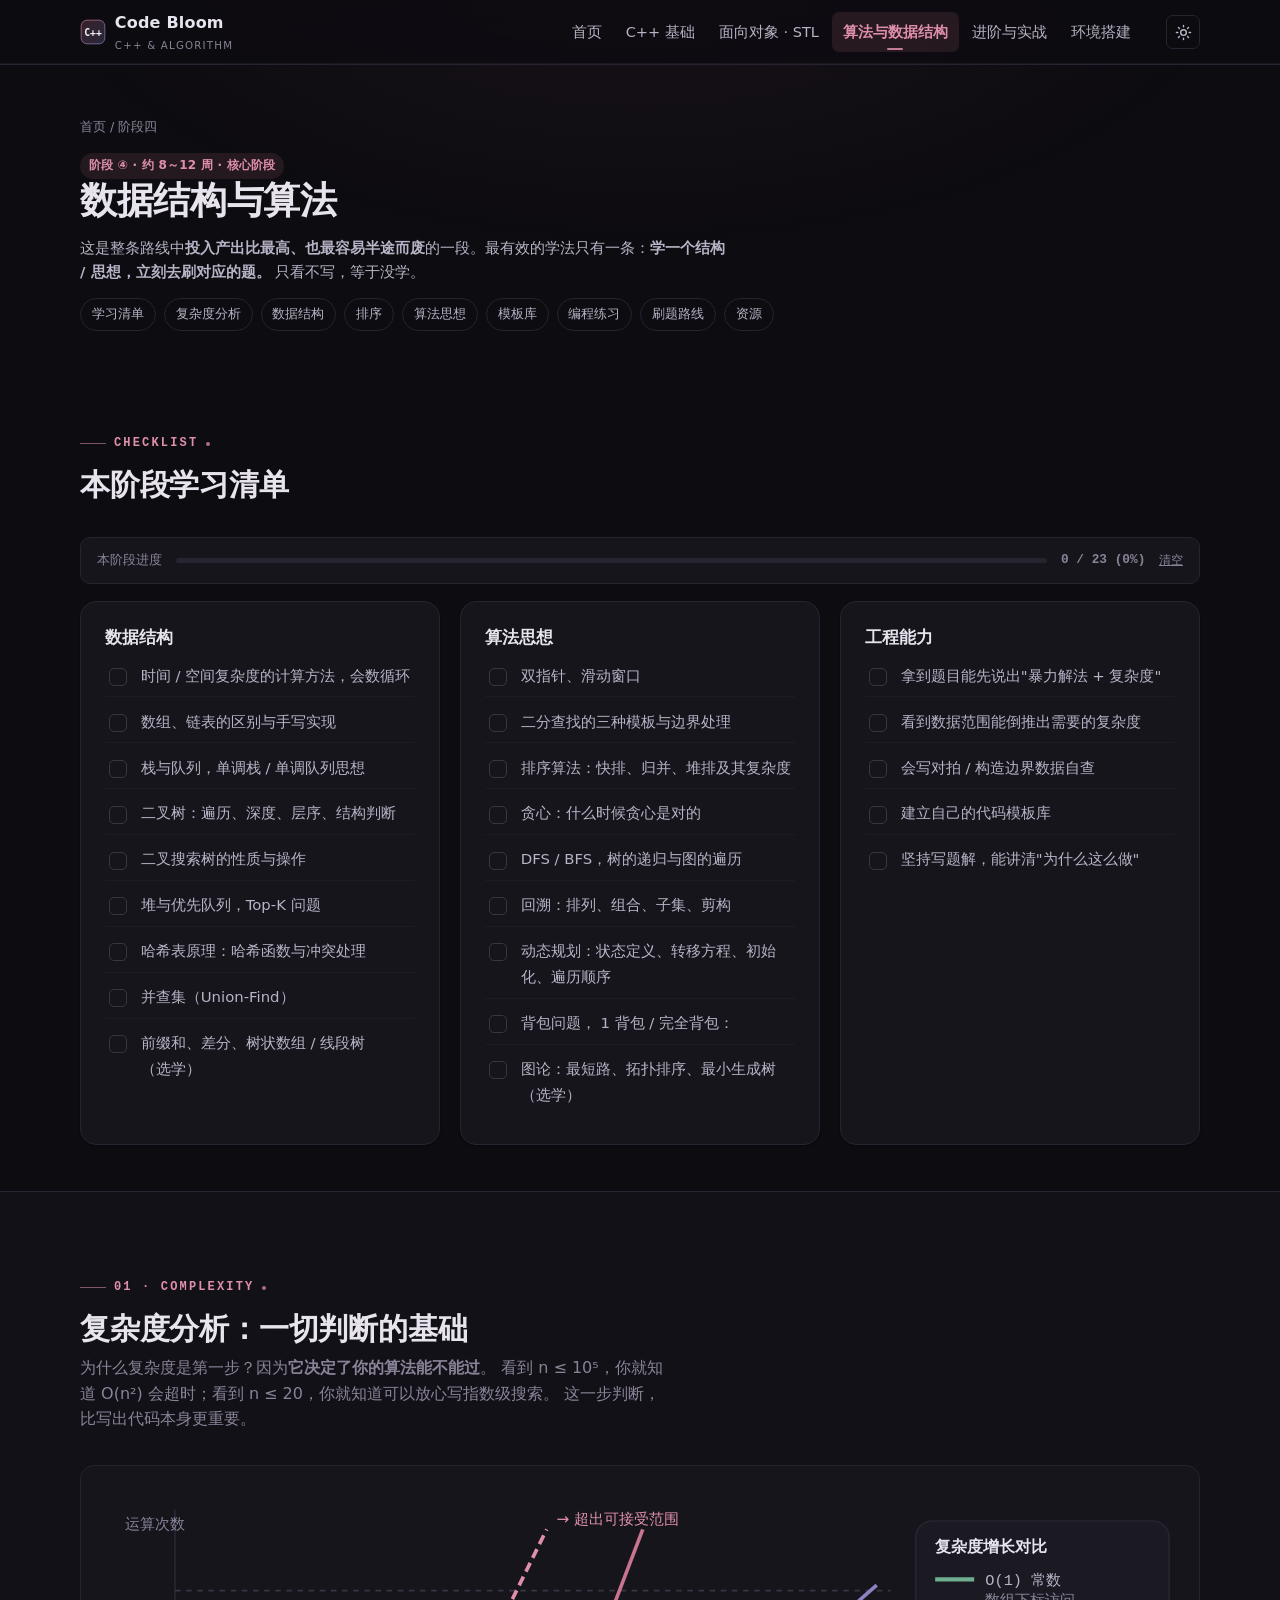
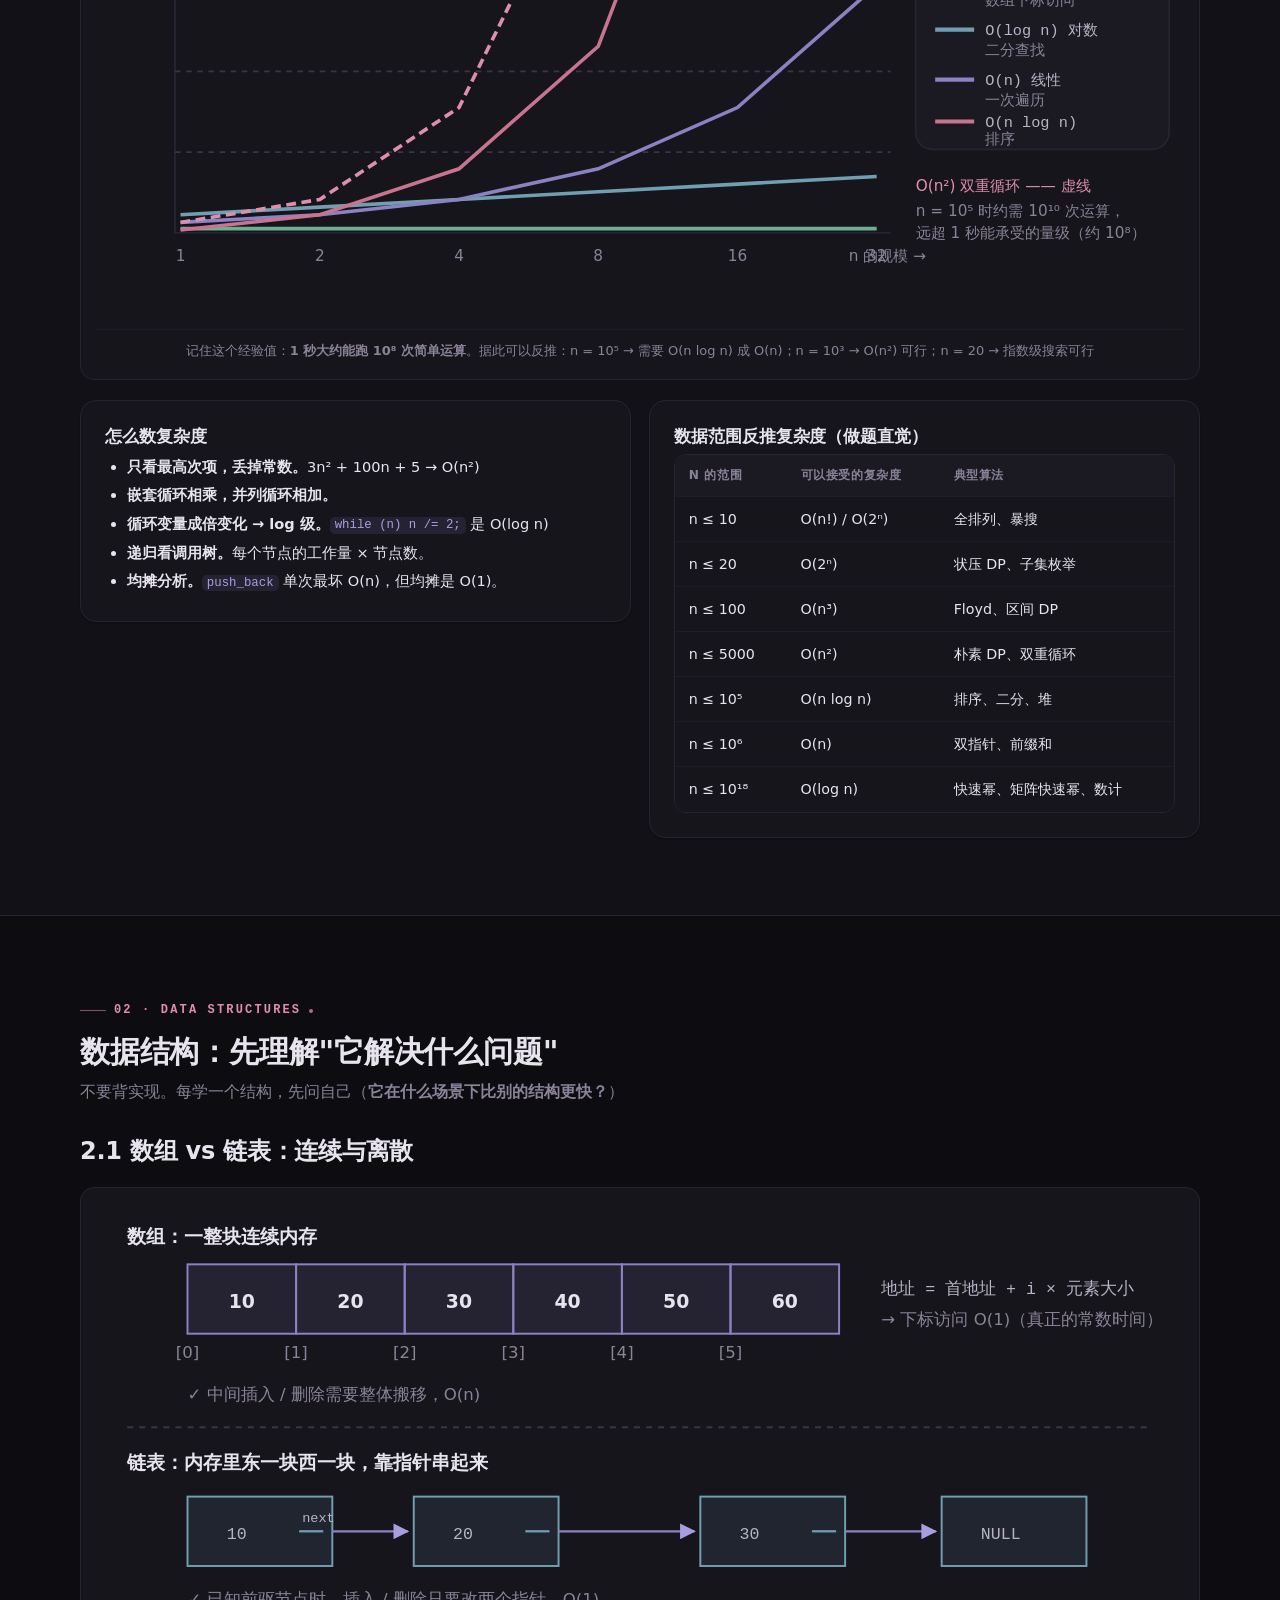
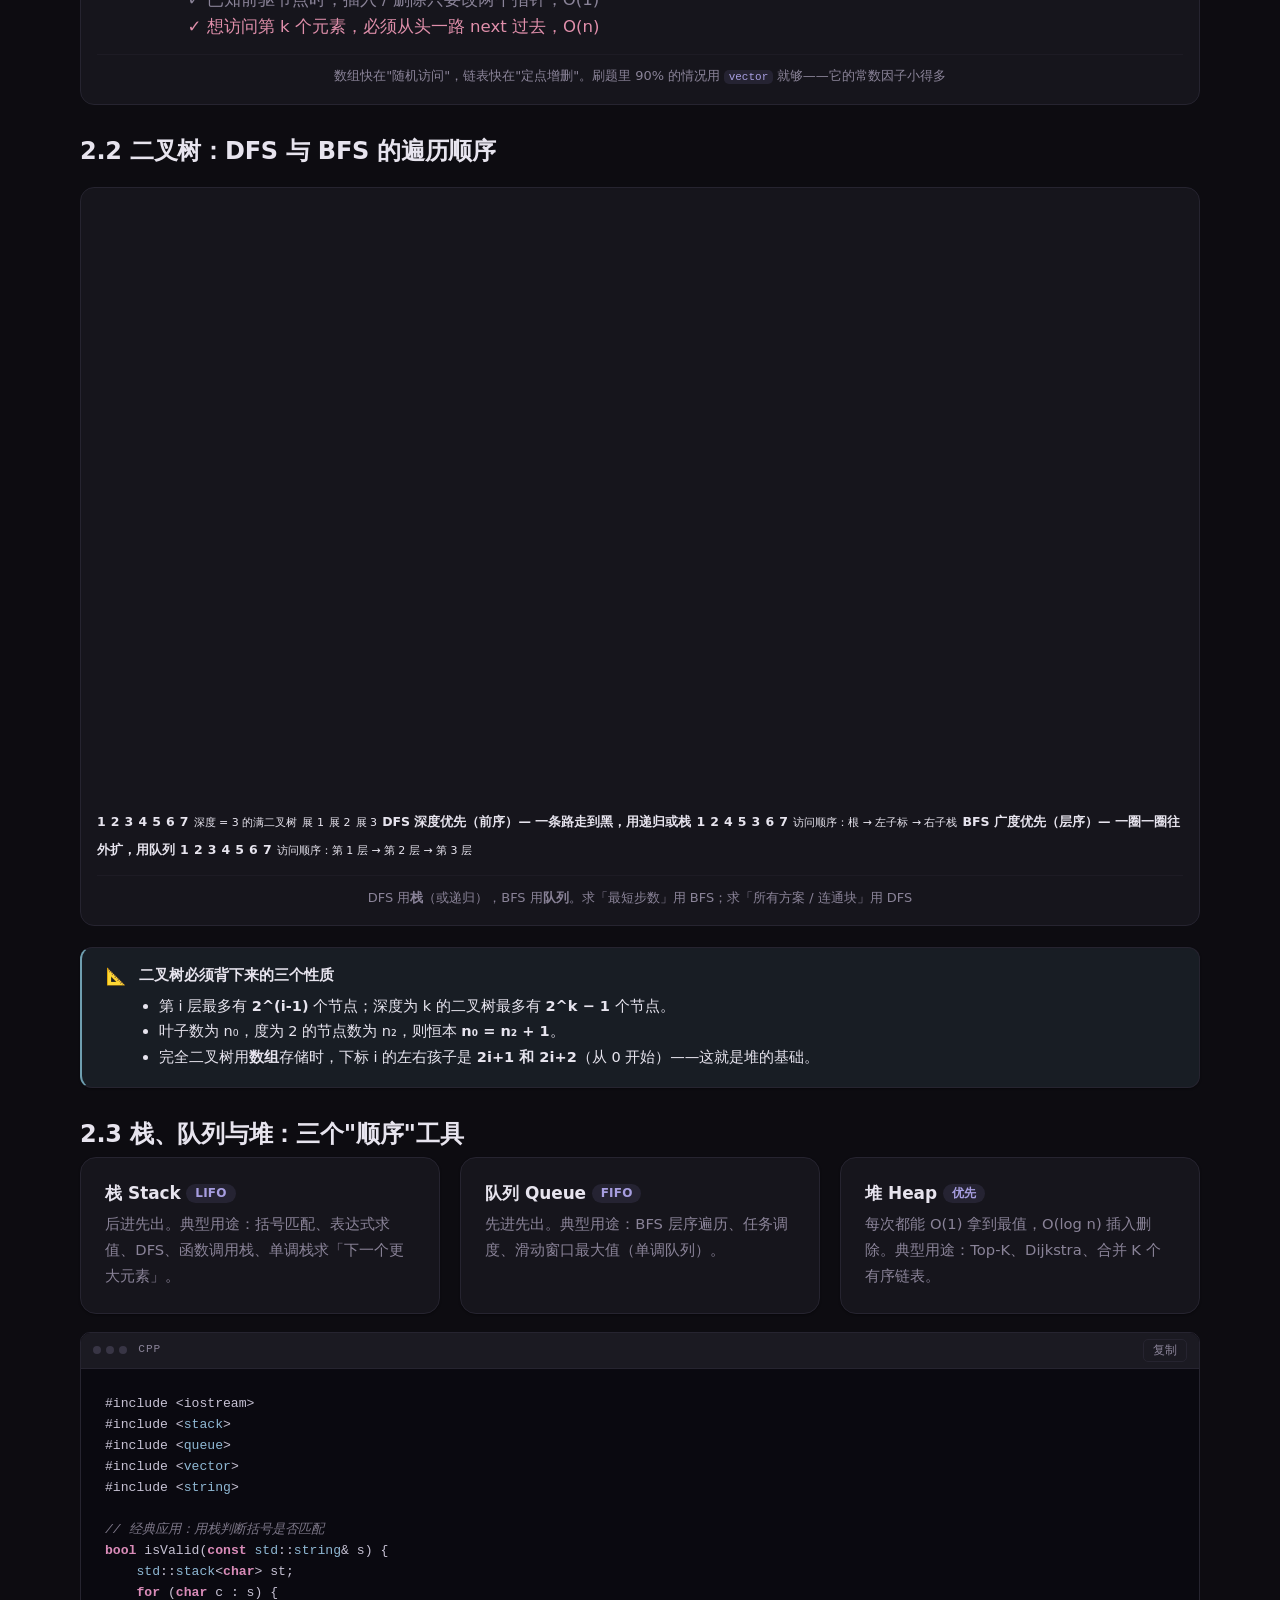
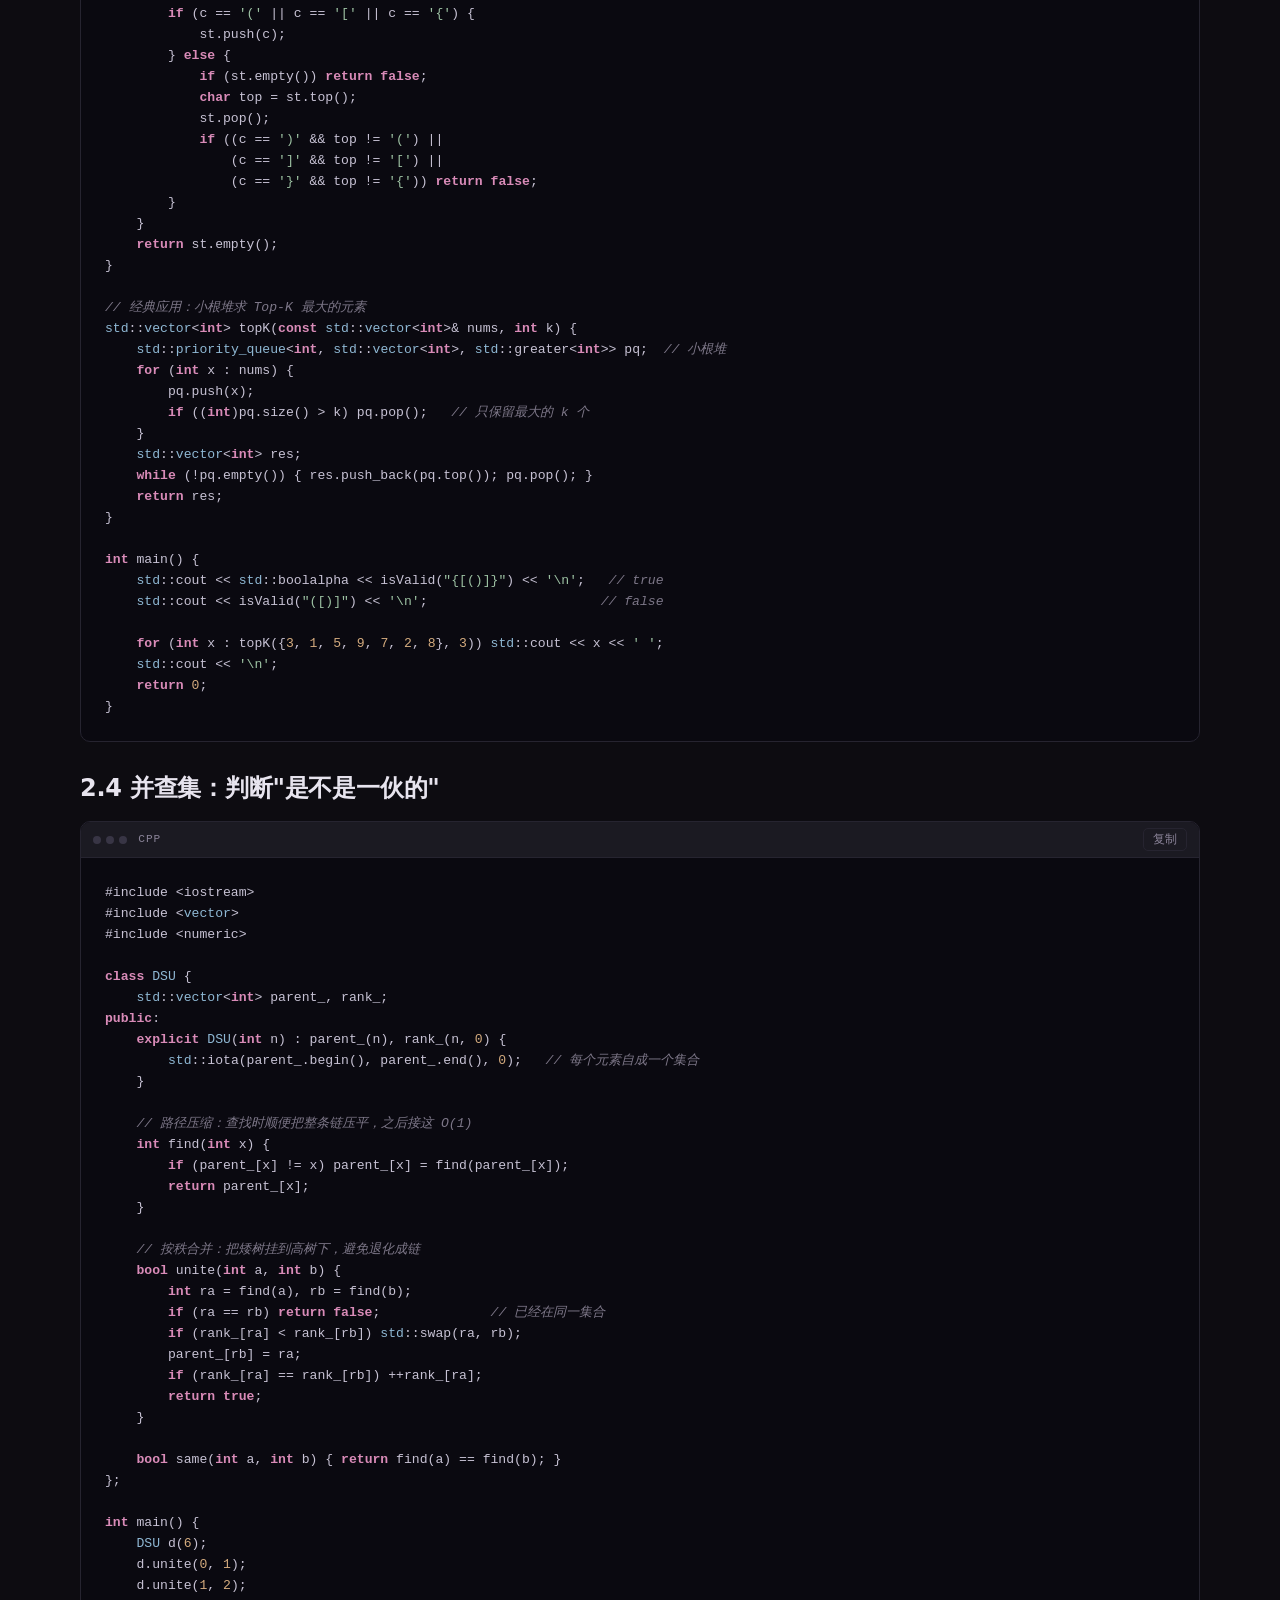
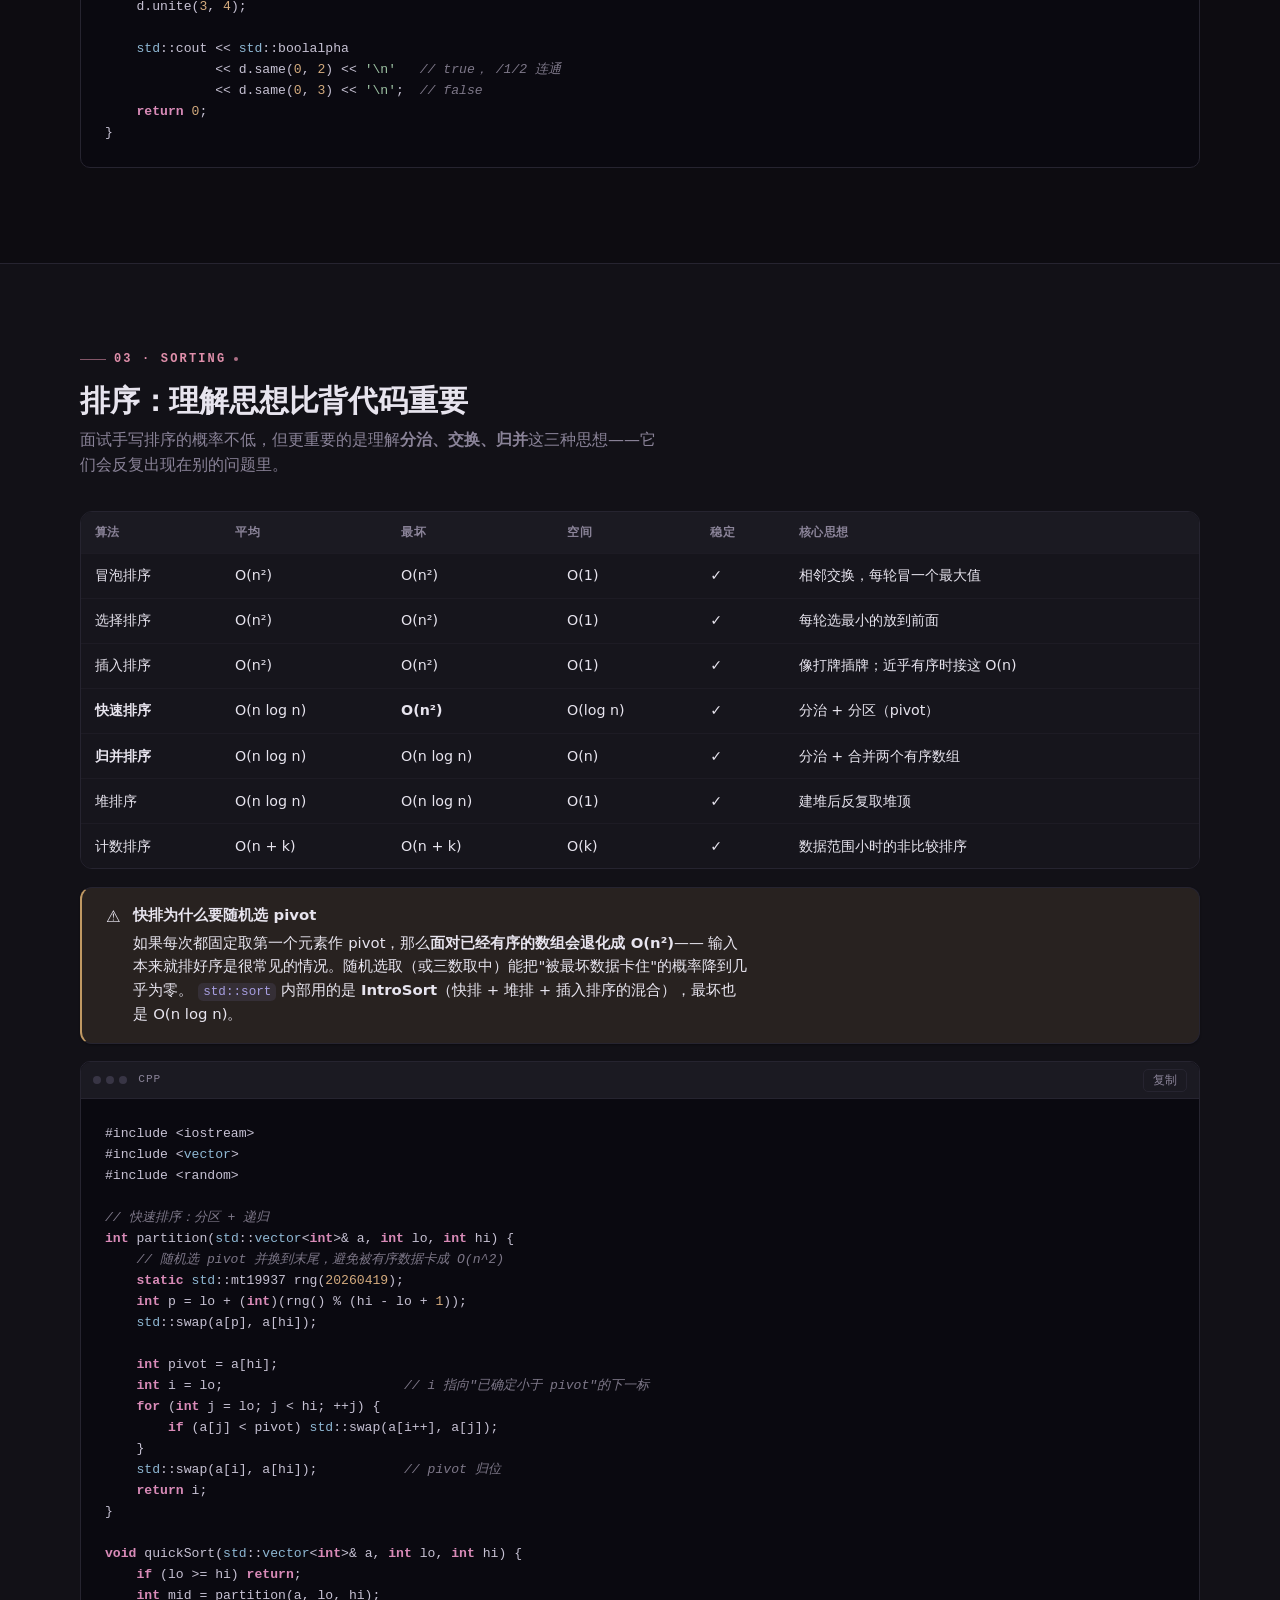
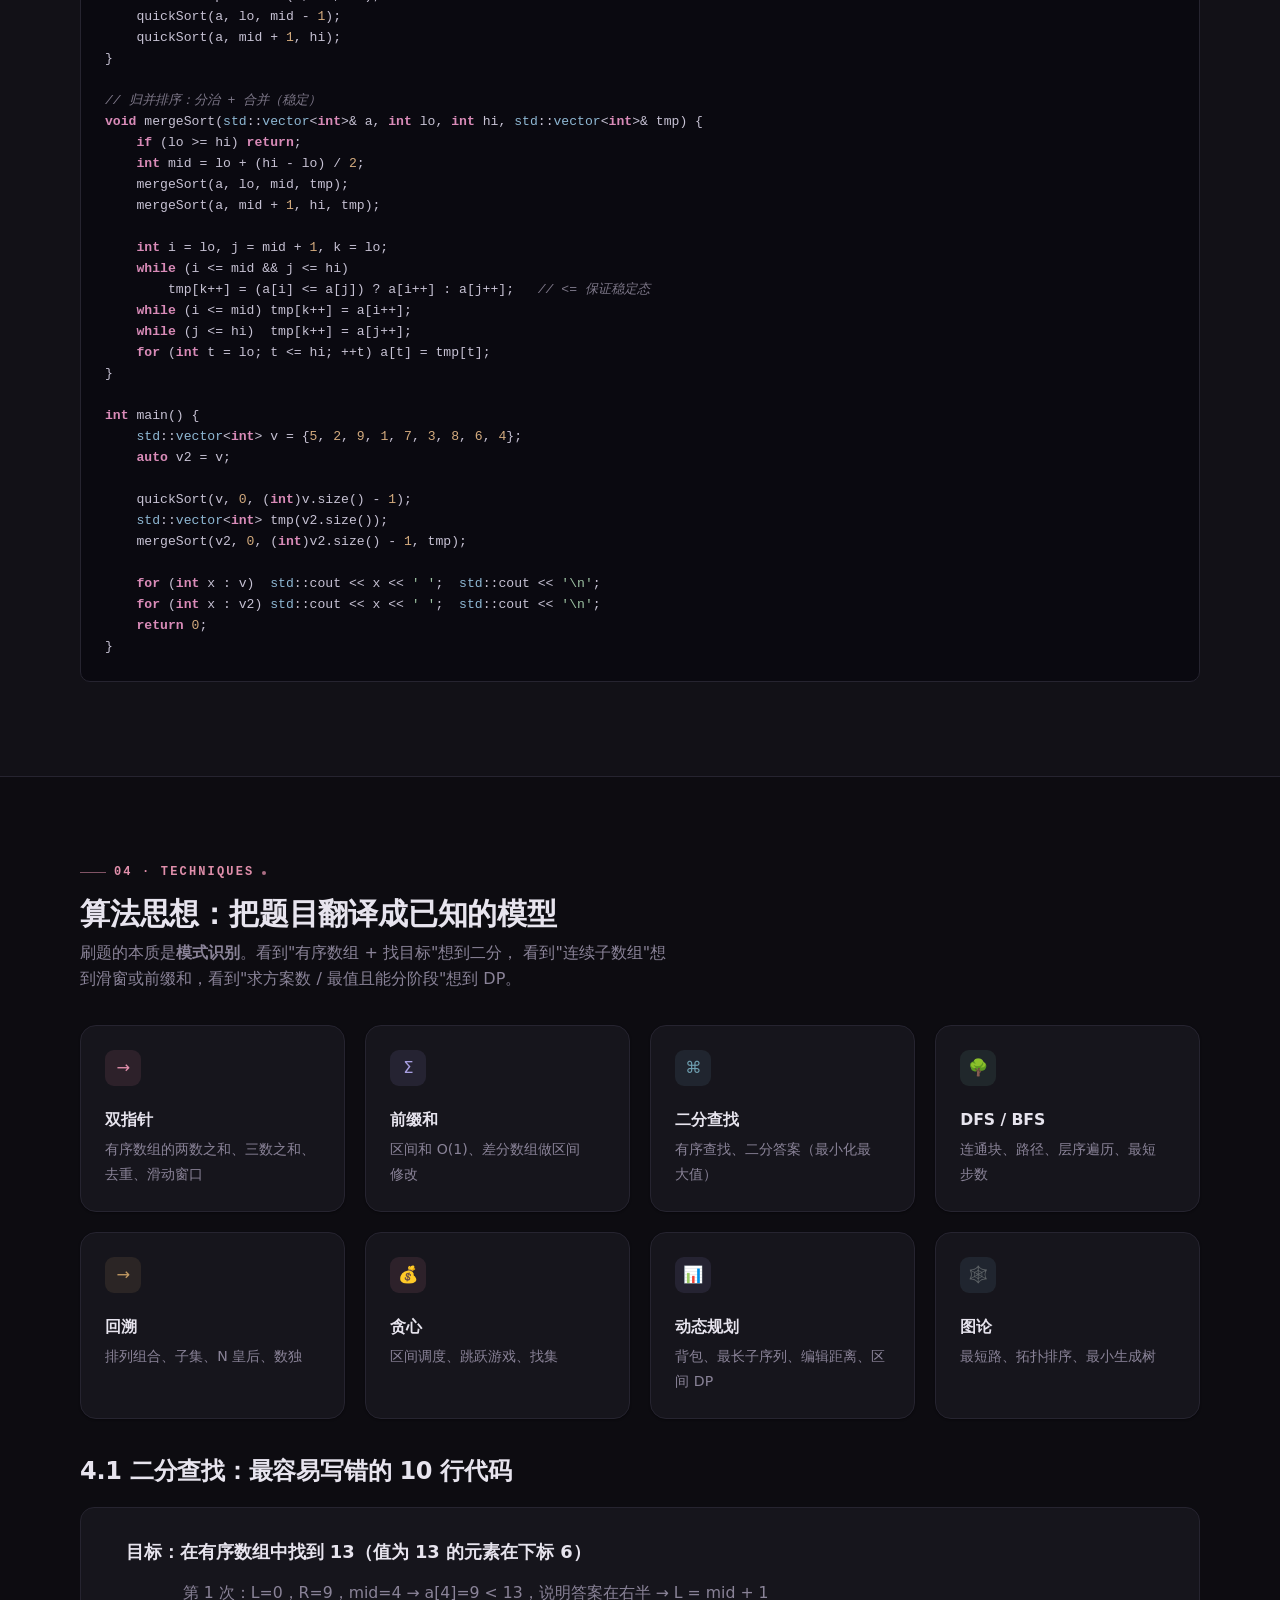
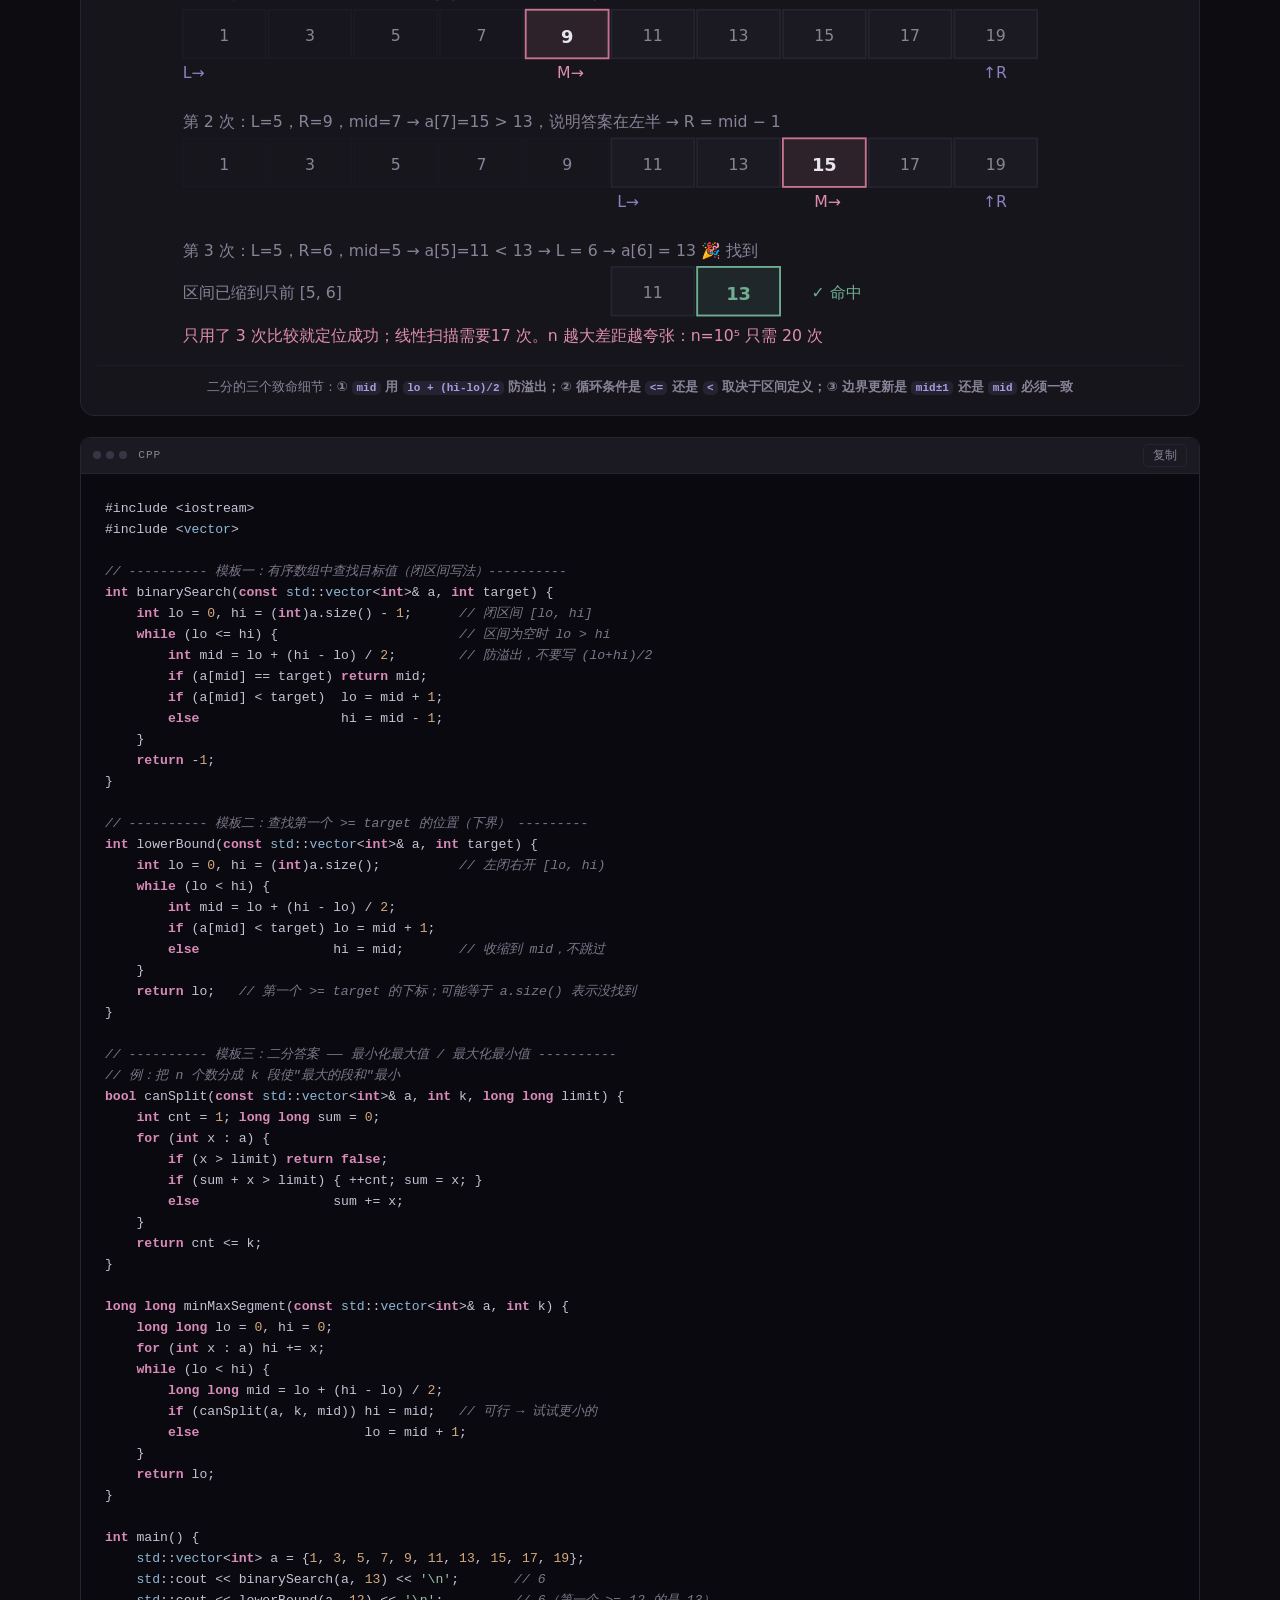
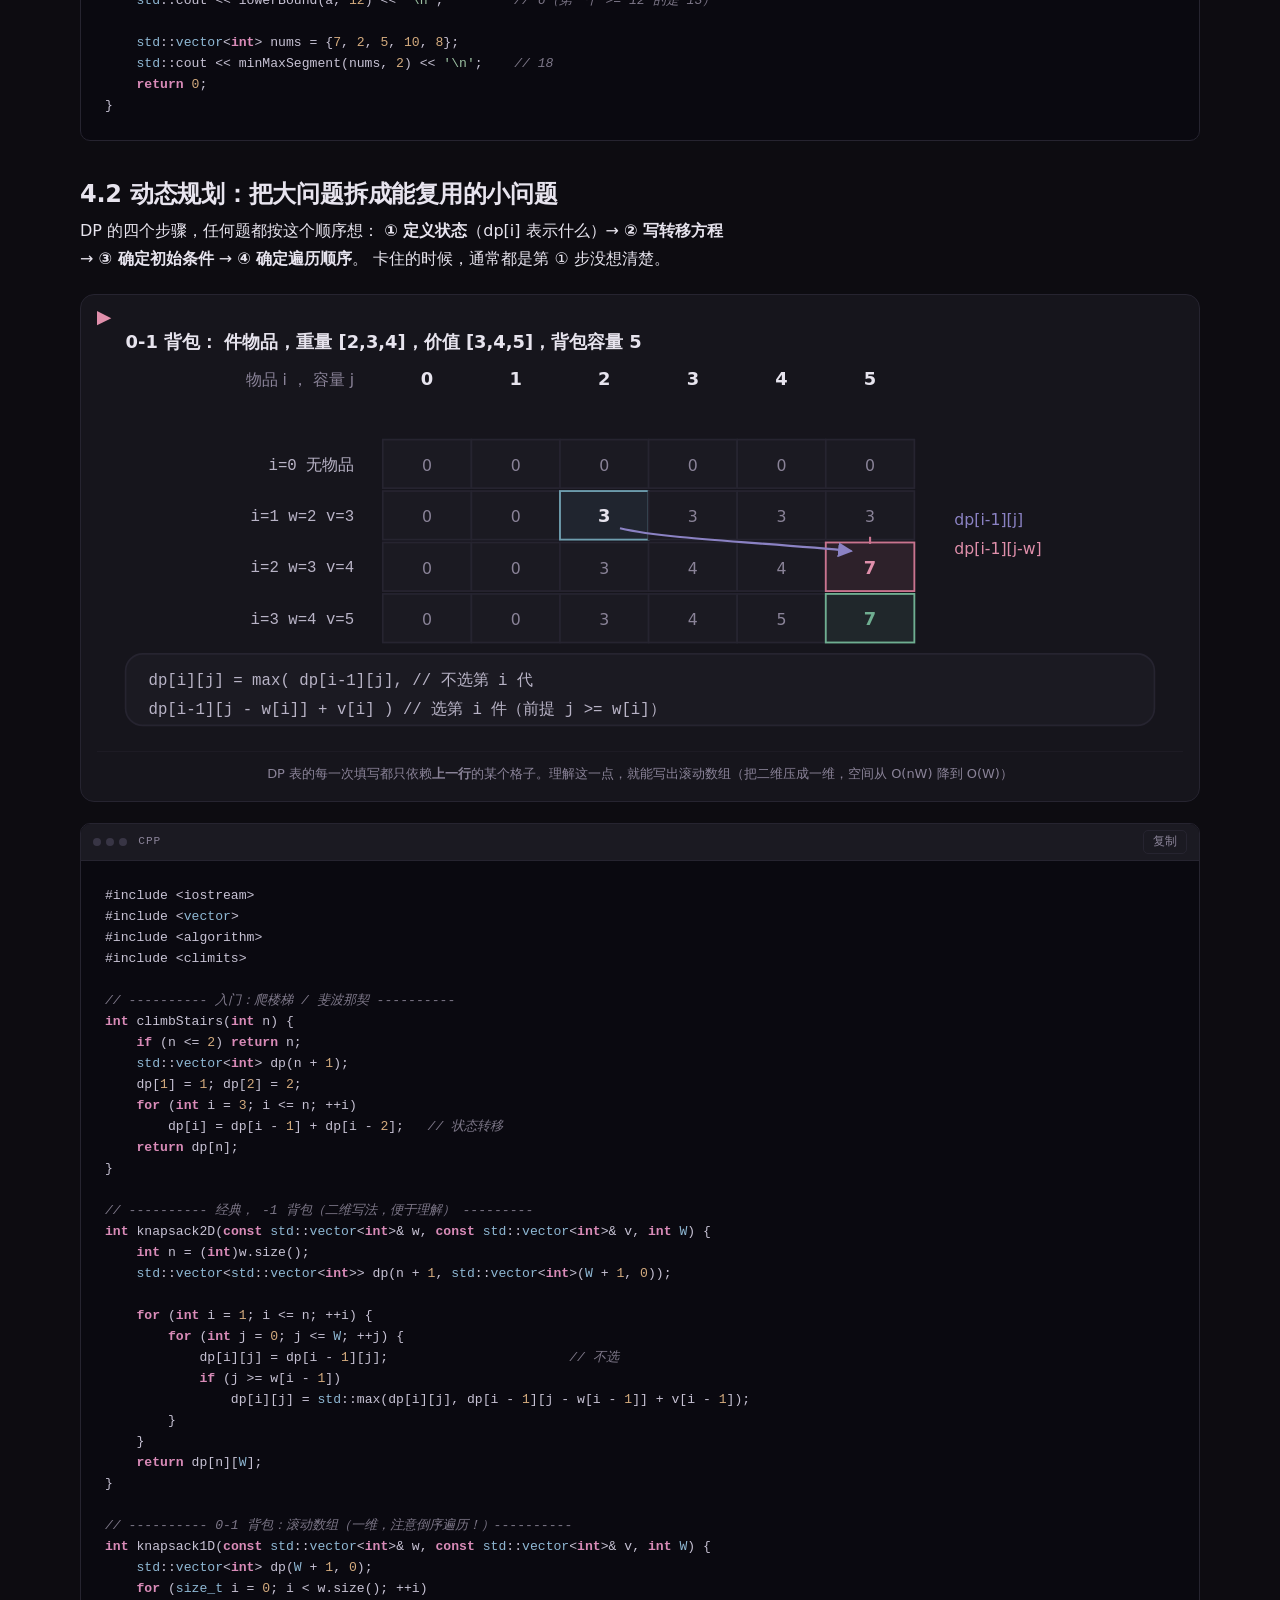
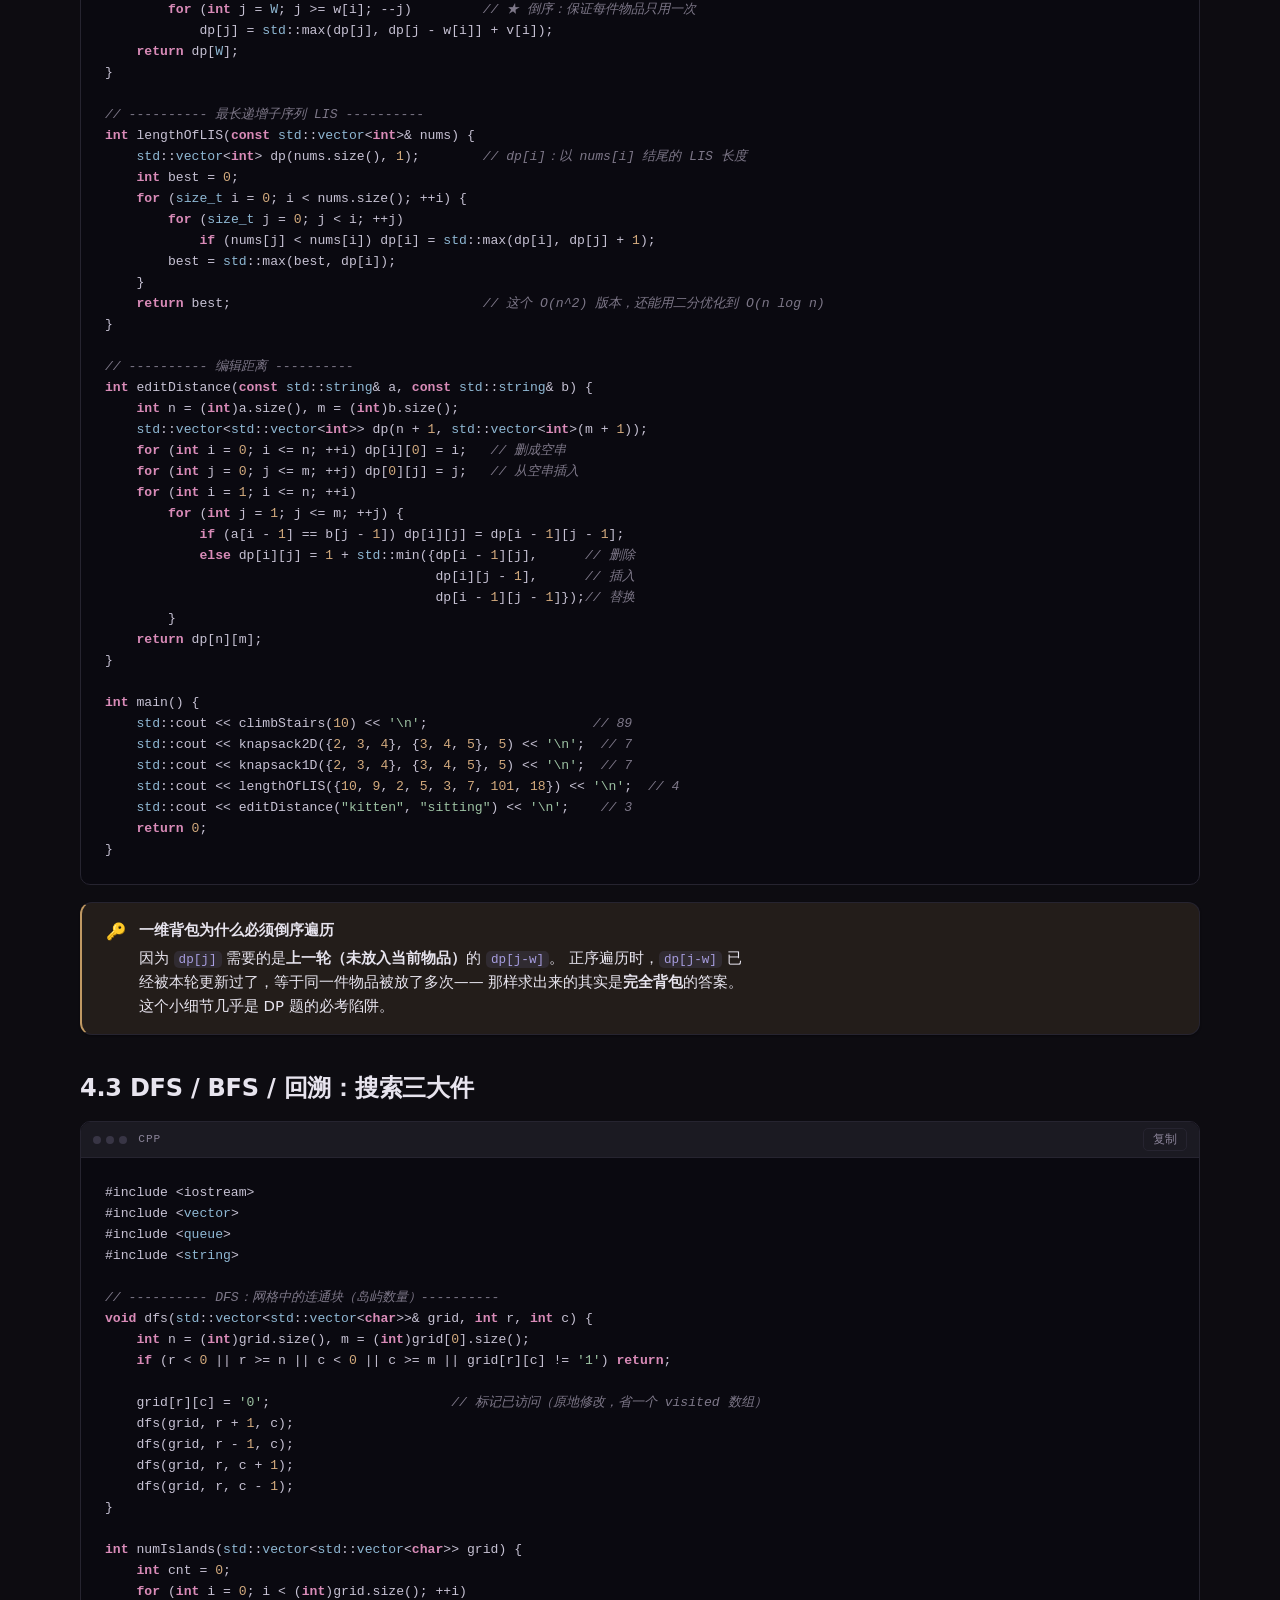
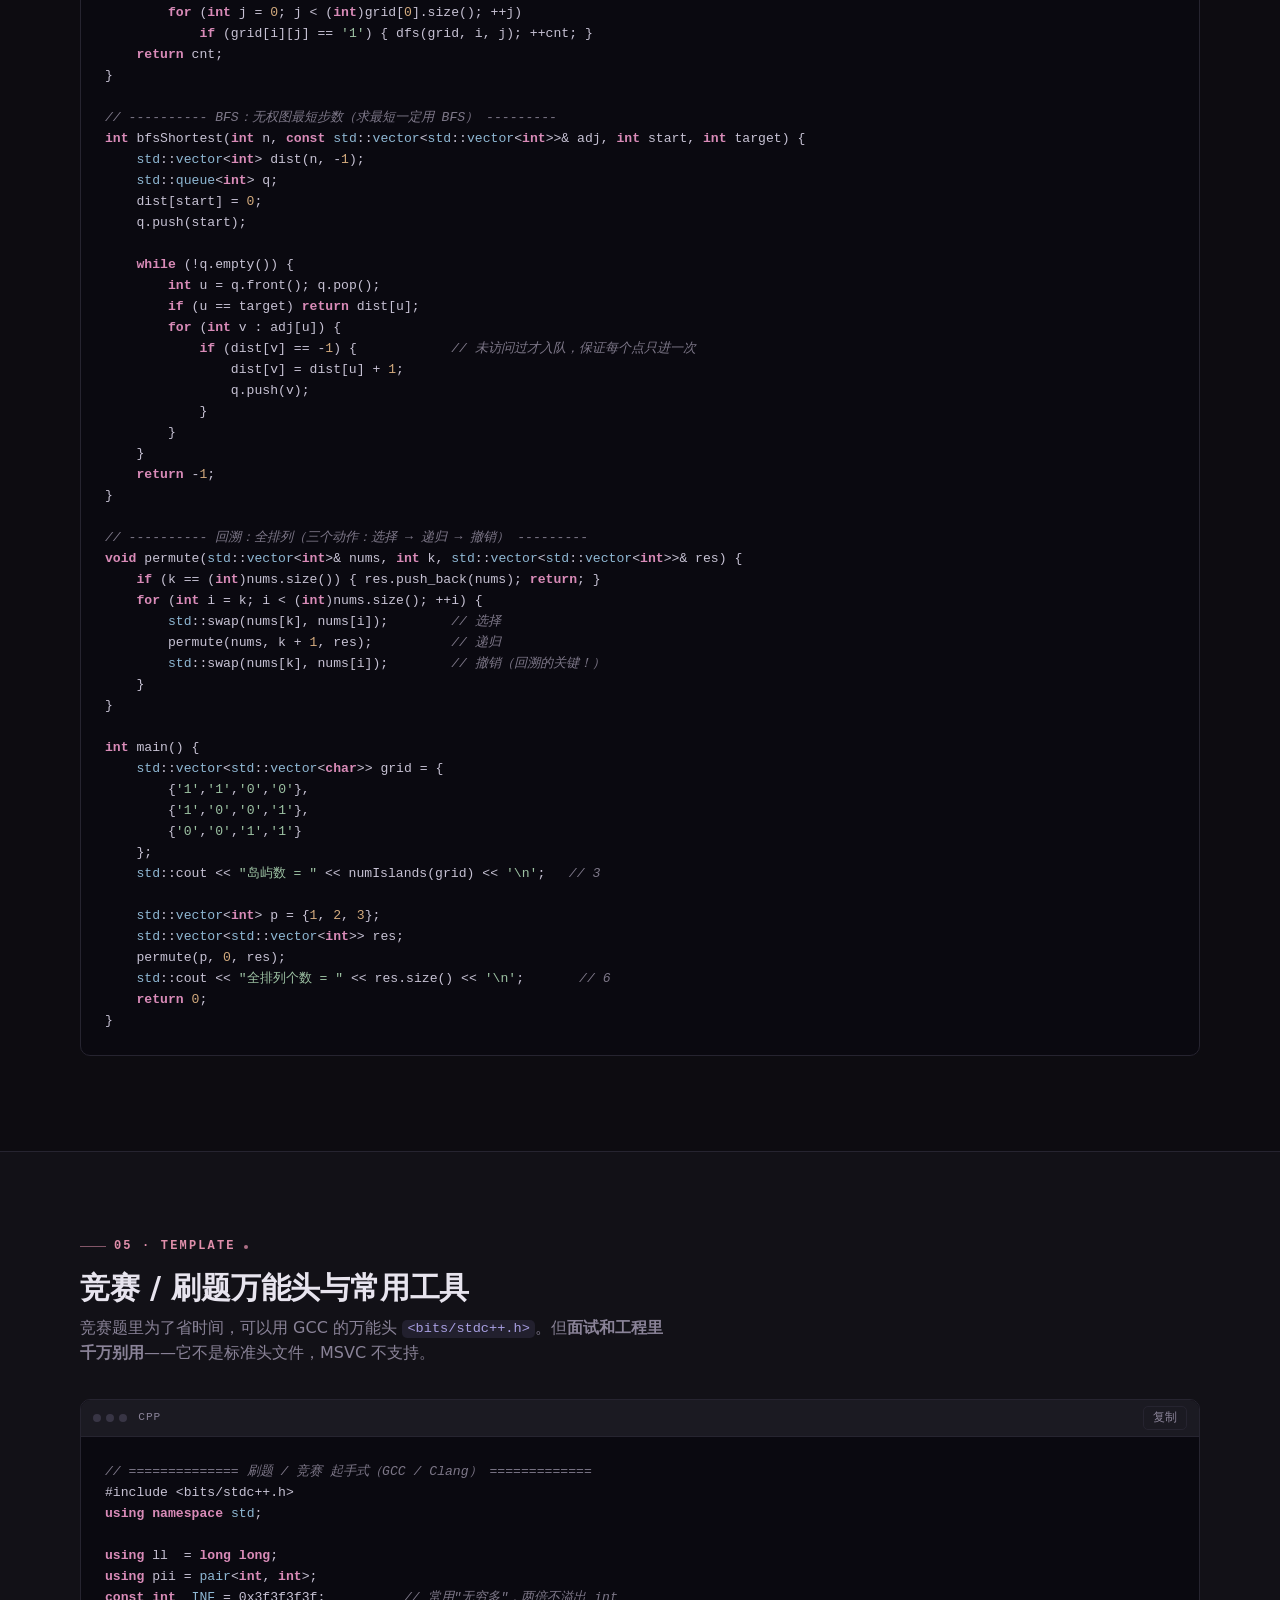
<file: algorithms.html>
<!DOCTYPE html>
<html lang="zh-CN" data-theme="dark">
<head>
<meta charset="UTF-8">
<meta name="viewport" content="width=device-width, initial-scale=1">
<title>算法与数据结构 · 阶段四 | Code Bloom</title>
<meta name="description" content="算法与数据结构学习路径：复杂度分析、线性表、栈队列、树与堆、哈希、排序、双指针、二分、贪心、DFS/BFS、回溯、动态规划、图论，含图解、模板与刷题路线。">
<link rel="icon" href="assets/img/favicon.svg" type="image/svg+xml">
<link rel="stylesheet" href="assets/css/style.css">
<link rel="stylesheet" href="assets/css/layout.css">
<link rel="stylesheet" href="assets/css/judge.css">
</head>
<body>

<header class="site-header">
  <div class="container nav-wrap">
    <a class="brand" href="index.html">
      <img src="assets/img/favicon.svg" alt="">
      <span>Code Bloom<small>C++ &amp; ALGORITHM</small></span>
    </a>
    <nav class="nav" id="nav">
      <a href="index.html">首页</a>
      <a href="basics.html">C++ 基础</a>
      <a href="oop-stl.html">面向对象 · STL</a>
      <a href="algorithms.html">算法与数据结构</a>
      <a href="advanced.html">进阶与实战</a>
      <a href="tools.html">环境搭建</a>
    </nav>
    <div class="nav-tools">
      <button class="icon-btn" id="themeBtn" type="button" aria-label="切换主题"></button>
      <button class="icon-btn nav-toggle" id="navToggle" type="button" aria-label="展开菜单">
        <svg viewBox="0 0 24 24" fill="none" stroke="currentColor" stroke-width="2.2" stroke-linecap="round"><path d="M3 6h18M3 12h18M3 18h18"/></svg>
      </button>
    </div>
  </div>
</header>

<section class="page-head">
  <div class="container">
    <p class="crumb"><a href="index.html">首页</a> / 阶段四</p>
    <span class="badge pink">阶段 ④ · 约 8～12 周 · 核心阶段</span>
    <h1>数据结构与算法</h1>
    <p class="lead">
      这是整条路线中<strong>投入产出比最高、也最容易半途而废</strong>的一段。最有效的学法只有一条：<strong>学一个结构 / 思想，立刻去刷对应的题。</strong>
      只看不写，等于没学。     </p>
    <div class="chips">
      <a href="#checklist">学习清单</a>
      <a href="#complexity">复杂度分析</a>
      <a href="#ds">数据结构</a>
      <a href="#sort">排序</a>
      <a href="#ideas">算法思想</a>
      <a href="#template">模板库</a>
      <a href="#lab">编程练习</a>
      <a href="#route">刷题路线</a>
      <a href="#res">资源</a>
    </div>
  </div>
</section>

<!-- ============ 清单 ============ -->
<section class="section-sm" id="checklist">
  <div class="container">
    <div class="sec-head">
      <span class="eyebrow">Checklist</span>
      <h2>本阶段学习清单</h2>
    </div>
    <div class="progress-box" data-progress-box>
      <span class="label">本阶段进度</span>
      <span class="progress-track"><span class="progress-fill"></span></span>
      <span class="progress-num">0 / 0</span>
      <button class="reset-btn" type="button">清空</button>
    </div>

    <div class="grid grid-3">
      <div class="card">
        <h3>数据结构</h3>
        <ul class="checklist">
          <li><input type="checkbox" id="a01" data-id="a01"><label for="a01">时间 / 空间复杂度的计算方法，会数循环</label></li>
          <li><input type="checkbox" id="a02" data-id="a02"><label for="a02">数组、链表的区别与手写实现</label></li>
          <li><input type="checkbox" id="a03" data-id="a03"><label for="a03">栈与队列，单调栈 / 单调队列思想</label></li>
          <li><input type="checkbox" id="a04" data-id="a04"><label for="a04">二叉树：遍历、深度、层序、结构判断</label></li>
          <li><input type="checkbox" id="a05" data-id="a05"><label for="a05">二叉搜索树的性质与操作</label></li>
          <li><input type="checkbox" id="a06" data-id="a06"><label for="a06">堆与优先队列，Top-K 问题</label></li>
          <li><input type="checkbox" id="a07" data-id="a07"><label for="a07">哈希表原理：哈希函数与冲突处理</label></li>
          <li><input type="checkbox" id="a08" data-id="a08"><label for="a08">并查集（Union-Find）</label></li>
          <li><input type="checkbox" id="a09" data-id="a09"><label for="a09">前缀和、差分、树状数组 / 线段树（选学）</label></li>
        </ul>
      </div>
      <div class="card">
        <h3>算法思想</h3>
        <ul class="checklist">
          <li><input type="checkbox" id="a10" data-id="a10"><label for="a10">双指针、滑动窗口</label></li>
          <li><input type="checkbox" id="a11" data-id="a11"><label for="a11">二分查找的三种模板与边界处理</label></li>
          <li><input type="checkbox" id="a12" data-id="a12"><label for="a12">排序算法：快排、归并、堆排及其复杂度</label></li>
          <li><input type="checkbox" id="a13" data-id="a13"><label for="a13">贪心：什么时候贪心是对的</label></li>
          <li><input type="checkbox" id="a14" data-id="a14"><label for="a14">DFS / BFS，树的递归与图的遍历</label></li>
          <li><input type="checkbox" id="a15" data-id="a15"><label for="a15">回溯：排列、组合、子集、剪构</label></li>
          <li><input type="checkbox" id="a16" data-id="a16"><label for="a16">动态规划：状态定义、转移方程、初始化、遍历顺序</label></li>
          <li><input type="checkbox" id="a17" data-id="a17"><label for="a17">背包问题， 1 背包 / 完全背包：</label></li>
          <li><input type="checkbox" id="a18" data-id="a18"><label for="a18">图论：最短路、拓扑排序、最小生成树（选学）</label></li>
        </ul>
      </div>
      <div class="card">
        <h3>工程能力</h3>
        <ul class="checklist">
          <li><input type="checkbox" id="a19" data-id="a19"><label for="a19">拿到题目能先说出"暴力解法 + 复杂度" </label></li>
          <li><input type="checkbox" id="a20" data-id="a20"><label for="a20">看到数据范围能倒推出需要的复杂度</label></li>
          <li><input type="checkbox" id="a21" data-id="a21"><label for="a21">会写对拍 / 构造边界数据自查</label></li>
          <li><input type="checkbox" id="a22" data-id="a22"><label for="a22">建立自己的代码模板库</label></li>
          <li><input type="checkbox" id="a23" data-id="a23"><label for="a23">坚持写题解，能讲清"为什么这么做"</label></li>
        </ul>
      </div>
    </div>
  </div>
</section>

<!-- ============ 复杂度 ============ -->
<section class="section" id="complexity" style="background:var(--bg-2);border-block:1px solid var(--line)">
  <div class="container">
    <div class="sec-head">
      <span class="eyebrow">01 · Complexity</span>
      <h2>复杂度分析：一切判断的基础</h2>
      <p>
        为什么复杂度是第一步？因为<strong>它决定了你的算法能不能过</strong>。         看到 n ≤ 10⁵，你就知道 O(n²) 会超时；看到 n ≤ 20，你就知道可以放心写指数级搜索。         这一步判断，比写出代码本身更重要。       </p>
    </div>

    <figure class="dgm">
      <svg class="dgm" viewBox="0 0 780 312" role="img" aria-label="不同时间复杂度随 n 增长的速度对比">
        <path class="ln" d="M56 20V252H570"/>
        <path class="dash" d="M56 194H570M56 136H570M56 78H570"/>
        <text class="s" x="20" y="34">运算次数</text>
        <text class="s" x="540" y="272">n 的规模 →</text>

        <!-- O(1) -->
        <path d="M60 249H560" fill="none" stroke-width="2.6" style="stroke:var(--mint)" />
        <!-- O(log n) -->
        <path d="M60 239L160 233.5L260 228L360 222.5L460 217L560 211.5" fill="none" stroke-width="2.6" style="stroke:var(--cyan)" />
        <!-- O(n) -->
        <path d="M60 244.5L160 239L260 228L360 206L460 162L560 74" fill="none" stroke-width="2.6" style="stroke:var(--purple)" />
        <!-- O(n log n) -->
        <path d="M60 250L160 239L260 206L360 118L392 34" fill="none" stroke-width="2.6" style="stroke:var(--pink)" />
        <!-- O(n^2) -->
        <path d="M60 244.5L160 228L260 162L323 34" fill="none" stroke-width="2.6" stroke-dasharray="7 4" style="stroke:var(--pink-deep)" />

        <!-- x 轴刻序 -->
        <text class="s" x="60"  y="272" text-anchor="middle">1</text>
        <text class="s" x="160" y="272" text-anchor="middle">2</text>
        <text class="s" x="260" y="272" text-anchor="middle">4</text>
        <text class="s" x="360" y="272" text-anchor="middle">8</text>
        <text class="s" x="460" y="272" text-anchor="middle">16</text>
        <text class="s" x="560" y="272" text-anchor="middle">32</text>

        <!-- 爆炸标注 -->
        <text class="s" x="330" y="30" style="fill:var(--pink-deep)">→ 超出可接受范围</text>

        <!-- 图例 -->
        <rect class="box" x="588" y="28" width="182" height="164" rx="12"/>
        <text class="t" x="602" y="50" style="font-size:11.5px">复杂度增长对比</text>

        <path d="M602 70H630" stroke-width="3" style="stroke:var(--mint)" />
        <text class="m" x="638" y="74">O(1) 常数</text>
        <text class="s" x="638" y="88">数组下标访问</text>

        <path d="M602 106H630" stroke-width="3" style="stroke:var(--cyan)" />
        <text class="m" x="638" y="110">O(log n) 对数</text>
        <text class="s" x="638" y="124">二分查找</text>

        <path d="M602 142H630" stroke-width="3" style="stroke:var(--purple)" />
        <text class="m" x="638" y="146">O(n) 线性</text>
        <text class="s" x="638" y="160">一次遍历</text>

        <path d="M602 172H630" stroke-width="3" style="stroke:var(--pink)" />
        <text class="m" x="638" y="176">O(n log n)</text>
        <text class="s" x="638" y="188">排序</text>

        <text class="s" x="588" y="222" style="fill:var(--pink-deep)">O(n²) 双重循环 —— 虚线</text>
        <text class="s" x="588" y="240">n = 10⁵ 时约需 10¹⁰ 次运算，</text>
        <text class="s" x="588" y="256">远超 1 秒能承受的量级（约 10⁸）</text>
      </svg>
      <figcaption>记住这个经验值：<strong>1 秒大约能跑 10⁸ 次简单运算</strong>。据此可以反推：n = 10⁵ → 需要 O(n log n) 成 O(n)；n = 10³ → O(n²) 可行；n = 20 → 指数级搜索可行</figcaption>
    </figure>

    <div class="split">
      <div class="card">
        <h3>怎么数复杂度</h3>
        <ul class="tight">
          <li><strong>只看最高次项，丢掉常数。</strong>3n² + 100n + 5 → O(n²)</li>
          <li><strong>嵌套循环相乘，并列循环相加。</strong></li>
          <li><strong>循环变量成倍变化 → log 级。</strong><code class="inline">while (n) n /= 2;</code> 是 O(log n)</li>
          <li><strong>递归看调用树。</strong>每个节点的工作量 × 节点数。</li>
          <li><strong>均摊分析。</strong><code class="inline">push_back</code> 单次最坏 O(n)，但均摊是 O(1)。</li>
        </ul>
      </div>
      <div class="card">
        <h3>数据范围反推复杂度（做题直觉）</h3>
        <div class="table-scroll" style="margin:0">
          <table style="min-width:auto">
            <thead><tr><th>n 的范围</th><th>可以接受的复杂度</th><th>典型算法</th></tr></thead>
            <tbody>
              <tr><td>n ≤ 10</td><td>O(n!) / O(2ⁿ)</td><td>全排列、暴搜</td></tr>
              <tr><td>n ≤ 20</td><td>O(2ⁿ)</td><td>状压 DP、子集枚举</td></tr>
              <tr><td>n ≤ 100</td><td>O(n³)</td><td>Floyd、区间 DP</td></tr>
              <tr><td>n ≤ 5000</td><td>O(n²)</td><td>朴素 DP、双重循环</td></tr>
              <tr><td>n ≤ 10⁵</td><td>O(n log n)</td><td>排序、二分、堆</td></tr>
              <tr><td>n ≤ 10⁶</td><td>O(n)</td><td>双指针、前缀和</td></tr>
              <tr><td>n ≤ 10¹⁸</td><td>O(log n)</td><td>快速幂、矩阵快速幂、数计</td></tr>
            </tbody>
          </table>
        </div>
      </div>
    </div>
  </div>
</section>

<!-- ============ 数据结构 ============ -->
<section class="section" id="ds">
  <div class="container">
    <div class="sec-head">
      <span class="eyebrow">02 · Data Structures</span>
      <h2>数据结构：先理解"它解决什么问题"</h2>
      <p>不要背实现。每学一个结构，先问自己（<strong>它在什么场景下比别的结构更快？</strong>）</p>
    </div>

    <h3>2.1 数组 vs 链表：连续与离散</h3>
    <figure class="dgm">
      <svg class="dgm" viewBox="0 0 720 290" role="img" aria-label="数组与链表的存储结构对比">
        <defs>
          <marker id="ar9" viewBox="0 0 10 10" refX="9" refY="5" markerWidth="7" markerHeight="7" orient="auto">
            <path d="M0 0L10 5L0 10z" style="fill:var(--purple-deep)" />
          </marker>
        </defs>

        <text class="t" x="20" y="26">数组：一整块连续内存</text>
        <g>
          <rect class="cell-hi2" x="60" y="40" width="72" height="46"/>
          <text class="t" x="96" y="69" text-anchor="middle">10</text>
          <rect class="cell-hi2" x="132" y="40" width="72" height="46"/>
          <text class="t" x="168" y="69" text-anchor="middle">20</text>
          <rect class="cell-hi2" x="204" y="40" width="72" height="46"/>
          <text class="t" x="240" y="69" text-anchor="middle">30</text>
          <rect class="cell-hi2" x="276" y="40" width="72" height="46"/>
          <text class="t" x="312" y="69" text-anchor="middle">40</text>
          <rect class="cell-hi2" x="348" y="40" width="72" height="46"/>
          <text class="t" x="384" y="69" text-anchor="middle">50</text>
          <rect class="cell-hi2" x="420" y="40" width="72" height="46"/>
          <text class="t" x="456" y="69" text-anchor="middle">60</text>
        </g>
        <text class="s" x="60"  y="102" text-anchor="middle">[0]</text>
        <text class="s" x="132" y="102" text-anchor="middle">[1]</text>
        <text class="s" x="204" y="102" text-anchor="middle">[2]</text>
        <text class="s" x="276" y="102" text-anchor="middle">[3]</text>
        <text class="s" x="348" y="102" text-anchor="middle">[4]</text>
        <text class="s" x="420" y="102" text-anchor="middle">[5]</text>
        <text class="m" x="520" y="60">地址 = 首地址 + i × 元素大小</text>
        <text class="s" x="520" y="80">→ 下标访问 O(1)（真正的常数时间）</text>
        <text class="s" x="60" y="130">✓ 中间插入 / 删除需要整体搬移，O(n)</text>

        <path class="dash" d="M20 148H700"/>

        <text class="t" x="20" y="176">链表：内存里东一块西一块，靠指针串起来</text>
        <g>
          <rect class="cell-hi3" x="60" y="194" width="96" height="46"/>
          <text class="m" x="86" y="222">10</text>
          <path class="ln-c" d="M134 217H150"/>
          <text class="m" x="136" y="211" style="font-size:9px">next</text>

          <rect class="cell-hi3" x="210" y="194" width="96" height="46"/>
          <text class="m" x="236" y="222">20</text>
          <path class="ln-c" d="M284 217H300"/>

          <rect class="cell-hi3" x="400" y="194" width="96" height="46"/>
          <text class="m" x="426" y="222">30</text>
          <path class="ln-c" d="M474 217H490"/>

          <rect class="cell-hi3" x="560" y="194" width="96" height="46"/>
          <text class="m" x="586" y="222">NULL</text>
        </g>
        <path class="ln-a" d="M156 217H206" marker-end="url(#ar9)"/>
        <path class="ln-a" d="M306 217H396" marker-end="url(#ar9)"/>
        <path class="ln-a" d="M496 217H556" marker-end="url(#ar9)"/>

        <text class="s" x="60" y="266">✓ 已知前驱节点时，插入 / 删除只要改两个指针，O(1)</text>
        <text class="s" x="60" y="284" style="fill:var(--pink-deep)">✓ 想访问第 k 个元素，必须从头一路 next 过去，O(n)</text>
      </svg>
      <figcaption>数组快在"随机访问"，链表快在"定点增删"。刷题里 90% 的情况用 <code class="inline">vector</code> 就够——它的常数因子小得多</figcaption>
    </figure>

    <h3 style="margin-top:2rem">2.2 二叉树：DFS 与 BFS 的遍历顺序</h3>
    <figure class="dgm">
      <svg class="dgm" viewBox="0 0 720 400" role="img" aria-label="二叉树的深度优先遍历与广度优先遍历顺序对比 >
        <!-- 树结构 -->
        <path class="ln" d="M360 78L240 128M360 78L480 128M240 128L170 178M240 128L310 178M480 128L410 178M480 128L550 178"/>
        <circle cx="360" cy="56" r="22" class="box-u"/>
        <text class="t" x="360" y="62" text-anchor="middle">1</text>
        <circle cx="240" cy="128" r="22" class="box-u"/>
        <text class="t" x="240" y="134" text-anchor="middle">2</text>
        <circle cx="480" cy="128" r="22" class="box-u"/>
        <text class="t" x="480" y="134" text-anchor="middle">3</text>
        <circle cx="170" cy="178" r="22" class="box-u"/>
        <text class="t" x="170" y="184" text-anchor="middle">4</text>
        <circle cx="310" cy="178" r="22" class="box-u"/>
        <text class="t" x="310" y="184" text-anchor="middle">5</text>
        <circle cx="410" cy="178" r="22" class="box-u"/>
        <text class="t" x="410" y="184" text-anchor="middle">6</text>
        <circle cx="550" cy="178" r="22" class="box-u"/>
        <text class="t" x="550" y="184" text-anchor="middle">7</text>

        <text class="s" x="360" y="26" text-anchor="middle" style="font-size:11px">深度 = 3 的满二叉树</text>
        <text class="s" x="620" y="60">展 1</text>
        <text class="s" x="620" y="132">展 2</text>
        <text class="s" x="620" y="182">展 3</text>

        <path class="dash" d="M20 216H700"/>

        <!-- DFS -->
        <text class="t" x="20" y="242">DFS 深度优先（前序）— 一条路走到黑，用递归或栈</text>
        <g>
          <rect class="cell-hi" x="20" y="254" width="52" height="38"/>
          <text class="t" x="46" y="278" text-anchor="middle">1</text>
          <rect class="cell-hi" x="76" y="254" width="52" height="38"/>
          <text class="t" x="102" y="278" text-anchor="middle">2</text>
          <rect class="cell-hi" x="132" y="254" width="52" height="38"/>
          <text class="t" x="158" y="278" text-anchor="middle">4</text>
          <rect class="cell-hi" x="188" y="254" width="52" height="38"/>
          <text class="t" x="214" y="278" text-anchor="middle">5</text>
          <rect class="cell-hi" x="244" y="254" width="52" height="38"/>
          <text class="t" x="270" y="278" text-anchor="middle">3</text>
          <rect class="cell-hi" x="300" y="254" width="52" height="38"/>
          <text class="t" x="326" y="278" text-anchor="middle">6</text>
          <rect class="cell-hi" x="356" y="254" width="52" height="38"/>
          <text class="t" x="382" y="278" text-anchor="middle">7</text>
        </g>
        <text class="s" x="430" y="278">访问顺序：根 → 左子标 → 右子栈</text>

        <!-- BFS -->
        <text class="t" x="20" y="322">BFS 广度优先（层序）— 一圈一圈往外扩，用队列</text>
        <g>
          <rect class="cell-hi3" x="20" y="334" width="52" height="38"/>
          <text class="t" x="46" y="358" text-anchor="middle">1</text>
          <rect class="cell-hi3" x="76" y="334" width="52" height="38"/>
          <text class="t" x="102" y="358" text-anchor="middle">2</text>
          <rect class="cell-hi3" x="132" y="334" width="52" height="38"/>
          <text class="t" x="158" y="358" text-anchor="middle">3</text>
          <rect class="cell-hi3" x="188" y="334" width="52" height="38"/>
          <text class="t" x="214" y="358" text-anchor="middle">4</text>
          <rect class="cell-hi3" x="244" y="334" width="52" height="38"/>
          <text class="t" x="270" y="358" text-anchor="middle">5</text>
          <rect class="cell-hi3" x="300" y="334" width="52" height="38"/>
          <text class="t" x="326" y="358" text-anchor="middle">6</text>
          <rect class="cell-hi3" x="356" y="334" width="52" height="38"/>
          <text class="t" x="382" y="358" text-anchor="middle">7</text>
        </g>
        <text class="s" x="430" y="358">访问顺序：第 1 层 → 第 2 层 → 第 3 层</text>
      </svg>
      <figcaption>DFS 用<strong>栈</strong>（或递归），BFS 用<strong>队列</strong>。求「最短步数」用 BFS；求「所有方案 / 连通块」用 DFS</figcaption>
    </figure>

    <div class="callout info">
      <span class="ci">📐</span>
      <div>
        <span class="ct">二叉树必须背下来的三个性质</span>
        <ul class="tight" style="margin-bottom:0">
          <li>第 i 层最多有 <strong>2^(i-1)</strong> 个节点；深度为 k 的二叉树最多有 <strong>2^k − 1</strong> 个节点。</li>
          <li>叶子数为 n₀，度为 2 的节点数为 n₂，则恒本 <strong>n₀ = n₂ + 1</strong>。</li>
          <li>完全二叉树用<strong>数组</strong>存储时，下标 i 的左右孩子是 <strong>2i+1 和 2i+2</strong>（从 0 开始）——这就是堆的基础。</li>
        </ul>
      </div>
    </div>

    <h3 style="margin-top:2rem">2.3 栈、队列与堆：三个"顺序"工具</h3>
    <div class="grid grid-3">
      <div class="card">
        <h3>栈 Stack <span class="badge">LIFO</span></h3>
        <p style="font-size:.92rem;color:var(--muted)">后进先出。典型用途：括号匹配、表达式求值、DFS、函数调用栈、单调栈求「下一个更大元素」。</p>
      </div>
      <div class="card">
        <h3>队列 Queue <span class="badge">FIFO</span></h3>
        <p style="font-size:.92rem;color:var(--muted)">先进先出。典型用途：BFS 层序遍历、任务调度、滑动窗口最大值（单调队列）。</p>
      </div>
      <div class="card">
        <h3>堆 Heap <span class="badge">优先</span></h3>
        <p style="font-size:.92rem;color:var(--muted)">每次都能 O(1) 拿到最值，O(log n) 插入删除。典型用途：Top-K、Dijkstra、合并 K 个有序链表。</p>
      </div>
    </div>

<pre class="code" data-lang="cpp"><code>
#include &lt;iostream&gt;
#include &lt;stack&gt;
#include &lt;queue&gt;
#include &lt;vector&gt;
#include &lt;string&gt;

// 经典应用：用栈判断括号是否匹配
bool isValid(const std::string&amp; s) {
    std::stack&lt;char&gt; st;
    for (char c : s) {
        if (c == '(' || c == '[' || c == '{') {
            st.push(c);
        } else {
            if (st.empty()) return false;
            char top = st.top();
            st.pop();
            if ((c == ')' &amp;&amp; top != '(') ||
                (c == ']' &amp;&amp; top != '[') ||
                (c == '}' &amp;&amp; top != '{')) return false;
        }
    }
    return st.empty();
}

// 经典应用：小根堆求 Top-K 最大的元素
std::vector&lt;int&gt; topK(const std::vector&lt;int&gt;&amp; nums, int k) {
    std::priority_queue&lt;int, std::vector&lt;int&gt;, std::greater&lt;int&gt;&gt; pq;  // 小根堆
    for (int x : nums) {
        pq.push(x);
        if ((int)pq.size() &gt; k) pq.pop();   // 只保留最大的 k 个
    }
    std::vector&lt;int&gt; res;
    while (!pq.empty()) { res.push_back(pq.top()); pq.pop(); }
    return res;
}

int main() {
    std::cout &lt;&lt; std::boolalpha &lt;&lt; isValid("{[()]}") &lt;&lt; '\n';   // true
    std::cout &lt;&lt; isValid("([)]") &lt;&lt; '\n';                      // false

    for (int x : topK({3, 1, 5, 9, 7, 2, 8}, 3)) std::cout &lt;&lt; x &lt;&lt; ' ';
    std::cout &lt;&lt; '\n';
    return 0;
}
</code></pre>

    <h3 style="margin-top:2rem">2.4 并查集：判断"是不是一伙的"</h3>
<pre class="code" data-lang="cpp"><code>
#include &lt;iostream&gt;
#include &lt;vector&gt;
#include &lt;numeric&gt;

class DSU {
    std::vector&lt;int&gt; parent_, rank_;
public:
    explicit DSU(int n) : parent_(n), rank_(n, 0) {
        std::iota(parent_.begin(), parent_.end(), 0);   // 每个元素自成一个集合
    }

    // 路径压缩：查找时顺便把整条链压平，之后接这 O(1)
    int find(int x) {
        if (parent_[x] != x) parent_[x] = find(parent_[x]);
        return parent_[x];
    }

    // 按秩合并：把矮树挂到高树下，避免退化成链
    bool unite(int a, int b) {
        int ra = find(a), rb = find(b);
        if (ra == rb) return false;              // 已经在同一集合
        if (rank_[ra] &lt; rank_[rb]) std::swap(ra, rb);
        parent_[rb] = ra;
        if (rank_[ra] == rank_[rb]) ++rank_[ra];
        return true;
    }

    bool same(int a, int b) { return find(a) == find(b); }
};

int main() {
    DSU d(6);
    d.unite(0, 1);
    d.unite(1, 2);
    d.unite(3, 4);

    std::cout &lt;&lt; std::boolalpha
              &lt;&lt; d.same(0, 2) &lt;&lt; '\n'   // true， /1/2 连通
              &lt;&lt; d.same(0, 3) &lt;&lt; '\n';  // false
    return 0;
}
</code></pre>
  </div>
</section>

<!-- ============ 排序 ============ -->
<section class="section" id="sort" style="background:var(--bg-2);border-block:1px solid var(--line)">
  <div class="container">
    <div class="sec-head">
      <span class="eyebrow">03 · Sorting</span>
      <h2>排序：理解思想比背代码重要</h2>
      <p>面试手写排序的概率不低，但更重要的是理解<strong>分治、交换、归并</strong>这三种思想——它们会反复出现在别的问题里。</p>
    </div>

    <div class="table-scroll">
      <table>
        <thead>
          <tr><th>算法</th><th>平均</th><th>最坏</th><th>空间</th><th>稳定</th><th>核心思想</th></tr>
        </thead>
        <tbody>
          <tr><td>冒泡排序</td><td>O(n²)</td><td>O(n²)</td><td>O(1)</td><td>✓</td><td>相邻交换，每轮冒一个最大值</td></tr>
          <tr><td>选择排序</td><td>O(n²)</td><td>O(n²)</td><td>O(1)</td><td>✓</td><td>每轮选最小的放到前面</td></tr>
          <tr><td>插入排序</td><td>O(n²)</td><td>O(n²)</td><td>O(1)</td><td>✓</td><td>像打牌插牌；近乎有序时接这 O(n)</td></tr>
          <tr><td><strong>快速排序</strong></td><td>O(n log n)</td><td><strong>O(n²)</strong></td><td>O(log n)</td><td>✓</td><td>分治 + 分区（pivot）</td></tr>
          <tr><td><strong>归并排序</strong></td><td>O(n log n)</td><td>O(n log n)</td><td>O(n)</td><td>✓</td><td>分治 + 合并两个有序数组</td></tr>
          <tr><td>堆排序</td><td>O(n log n)</td><td>O(n log n)</td><td>O(1)</td><td>✓</td><td>建堆后反复取堆顶</td></tr>
          <tr><td>计数排序</td><td>O(n + k)</td><td>O(n + k)</td><td>O(k)</td><td>✓</td><td>数据范围小时的非比较排序</td></tr>
        </tbody>
      </table>
    </div>

    <div class="callout warn">
      <span class="ci">⚠️</span>
      <div>
        <span class="ct">快排为什么要随机选 pivot</span>
        <p style="margin:0">
          如果每次都固定取第一个元素作 pivot，那么<strong>面对已经有序的数组会退化成 O(n²)</strong>——           输入本来就排好序是很常见的情况。随机选取（或三数取中）能把"被最坏数据卡住"的概率降到几乎为零。           <code class="inline">std::sort</code> 内部用的是 <strong>IntroSort</strong>（快排 + 堆排 + 插入排序的混合），最坏也是 O(n log n)。         </p>
      </div>
    </div>

<pre class="code" data-lang="cpp"><code>
#include &lt;iostream&gt;
#include &lt;vector&gt;
#include &lt;random&gt;

// 快速排序：分区 + 递归
int partition(std::vector&lt;int&gt;&amp; a, int lo, int hi) {
    // 随机选 pivot 并换到末尾，避免被有序数据卡成 O(n^2)
    static std::mt19937 rng(20260419);
    int p = lo + (int)(rng() % (hi - lo + 1));
    std::swap(a[p], a[hi]);

    int pivot = a[hi];
    int i = lo;                       // i 指向"已确定小于 pivot"的下一标
    for (int j = lo; j &lt; hi; ++j) {
        if (a[j] &lt; pivot) std::swap(a[i++], a[j]);
    }
    std::swap(a[i], a[hi]);           // pivot 归位
    return i;
}

void quickSort(std::vector&lt;int&gt;&amp; a, int lo, int hi) {
    if (lo &gt;= hi) return;
    int mid = partition(a, lo, hi);
    quickSort(a, lo, mid - 1);
    quickSort(a, mid + 1, hi);
}

// 归并排序：分治 + 合并（稳定）
void mergeSort(std::vector&lt;int&gt;&amp; a, int lo, int hi, std::vector&lt;int&gt;&amp; tmp) {
    if (lo &gt;= hi) return;
    int mid = lo + (hi - lo) / 2;
    mergeSort(a, lo, mid, tmp);
    mergeSort(a, mid + 1, hi, tmp);

    int i = lo, j = mid + 1, k = lo;
    while (i &lt;= mid &amp;&amp; j &lt;= hi)
        tmp[k++] = (a[i] &lt;= a[j]) ? a[i++] : a[j++];   // &lt;= 保证稳定态
    while (i &lt;= mid) tmp[k++] = a[i++];
    while (j &lt;= hi)  tmp[k++] = a[j++];
    for (int t = lo; t &lt;= hi; ++t) a[t] = tmp[t];
}

int main() {
    std::vector&lt;int&gt; v = {5, 2, 9, 1, 7, 3, 8, 6, 4};
    auto v2 = v;

    quickSort(v, 0, (int)v.size() - 1);
    std::vector&lt;int&gt; tmp(v2.size());
    mergeSort(v2, 0, (int)v2.size() - 1, tmp);

    for (int x : v)  std::cout &lt;&lt; x &lt;&lt; ' ';  std::cout &lt;&lt; '\n';
    for (int x : v2) std::cout &lt;&lt; x &lt;&lt; ' ';  std::cout &lt;&lt; '\n';
    return 0;
}
</code></pre>
  </div>
</section>

<!-- ============ 算法思想 ============ -->
<section class="section" id="ideas">
  <div class="container">
    <div class="sec-head">
      <span class="eyebrow">04 · Techniques</span>
      <h2>算法思想：把题目翻译成已知的模型</h2>
      <p>
        刷题的本质是<strong>模式识别</strong>。看到"有序数组 + 找目标"想到二分，         看到"连续子数组"想到滑窗或前缀和，看到"求方案数 / 最值且能分阶段"想到 DP。       </p>
    </div>

    <div class="grid grid-4">
      <div class="card"><div class="icon-badge pink">→</div><h3 style="font-size:.98rem">双指针</h3><p style="font-size:.88rem;color:var(--muted);margin:0">有序数组的两数之和、三数之和、去重、滑动窗口</p></div>
      <div class="card"><div class="icon-badge">Σ</div><h3 style="font-size:.98rem">前缀和</h3><p style="font-size:.88rem;color:var(--muted);margin:0">区间和 O(1)、差分数组做区间修改</p></div>
      <div class="card"><div class="icon-badge cyan">⌘</div><h3 style="font-size:.98rem">二分查找</h3><p style="font-size:.88rem;color:var(--muted);margin:0">有序查找、二分答案（最小化最大值）</p></div>
      <div class="card"><div class="icon-badge mint">🌳</div><h3 style="font-size:.98rem">DFS / BFS</h3><p style="font-size:.88rem;color:var(--muted);margin:0">连通块、路径、层序遍历、最短步数</p></div>
      <div class="card"><div class="icon-badge amber">→</div><h3 style="font-size:.98rem">回溯</h3><p style="font-size:.88rem;color:var(--muted);margin:0">排列组合、子集、N 皇后、数独</p></div>
      <div class="card"><div class="icon-badge pink">💰</div><h3 style="font-size:.98rem">贪心</h3><p style="font-size:.88rem;color:var(--muted);margin:0">区间调度、跳跃游戏、找集</p></div>
      <div class="card"><div class="icon-badge">📊</div><h3 style="font-size:.98rem">动态规划</h3><p style="font-size:.88rem;color:var(--muted);margin:0">背包、最长子序列、编辑距离、区间 DP</p></div>
      <div class="card"><div class="icon-badge cyan">🕸️</div><h3 style="font-size:.98rem">图论</h3><p style="font-size:.88rem;color:var(--muted);margin:0">最短路、拓扑排序、最小生成树</p></div>
    </div>

    <h3 style="margin-top:2.4rem">4.1 二分查找：最容易写错的 10 行代码</h3>
    <figure class="dgm">
      <svg class="dgm" viewBox="0 0 760 300" role="img" aria-label="二分查找在有序数组中不断缩小搜索区间">
        <text class="t" x="20" y="24">目标：在有序数组中找到 13（值为 13 的元素在下标 6）</text>

        <!-- 第 1 表 -->
        <text class="s" x="60" y="52">第 1 次：L=0，R=9，mid=4 → a[4]=9 &lt; 13，说明答案在右半 → L = mid + 1</text>
        <g>
          <rect class="cell" x="60"  y="60" width="58" height="34" opacity=".38"/><text class="s" x="89"  y="82" text-anchor="middle">1</text>
          <rect class="cell" x="120" y="60" width="58" height="34" opacity=".38"/><text class="s" x="149" y="82" text-anchor="middle">3</text>
          <rect class="cell" x="180" y="60" width="58" height="34" opacity=".38"/><text class="s" x="209" y="82" text-anchor="middle">5</text>
          <rect class="cell" x="240" y="60" width="58" height="34" opacity=".38"/><text class="s" x="269" y="82" text-anchor="middle">7</text>
          <rect class="cell-hi" x="300" y="60" width="58" height="34"/><text class="t" x="329" y="83" text-anchor="middle">9</text>
          <rect class="cell" x="360" y="60" width="58" height="34"/><text class="s" x="389" y="82" text-anchor="middle">11</text>
          <rect class="cell" x="420" y="60" width="58" height="34"/><text class="s" x="449" y="82" text-anchor="middle">13</text>
          <rect class="cell" x="480" y="60" width="58" height="34"/><text class="s" x="509" y="82" text-anchor="middle">15</text>
          <rect class="cell" x="540" y="60" width="58" height="34"/><text class="s" x="569" y="82" text-anchor="middle">17</text>
          <rect class="cell" x="600" y="60" width="58" height="34"/><text class="s" x="629" y="82" text-anchor="middle">19</text>
        </g>
        <text class="s" x="60" y="108" style="fill:var(--purple)">L→</text>
        <text class="s" x="322" y="108" style="fill:var(--pink-deep)">M→</text>
        <text class="s" x="620" y="108" style="fill:var(--purple)">↑R</text>

        <!-- 第 2 表 -->
        <text class="s" x="60" y="142">第 2 次：L=5，R=9，mid=7 → a[7]=15 &gt; 13，说明答案在左半 → R = mid − 1</text>
        <g>
          <rect class="cell" x="60"  y="150" width="58" height="34" opacity=".22"/><text class="s" x="89"  y="172" text-anchor="middle">1</text>
          <rect class="cell" x="120" y="150" width="58" height="34" opacity=".22"/><text class="s" x="149" y="172" text-anchor="middle">3</text>
          <rect class="cell" x="180" y="150" width="58" height="34" opacity=".22"/><text class="s" x="209" y="172" text-anchor="middle">5</text>
          <rect class="cell" x="240" y="150" width="58" height="34" opacity=".22"/><text class="s" x="269" y="172" text-anchor="middle">7</text>
          <rect class="cell" x="300" y="150" width="58" height="34" opacity=".22"/><text class="s" x="329" y="172" text-anchor="middle">9</text>
          <rect class="cell" x="360" y="150" width="58" height="34"/><text class="s" x="389" y="172" text-anchor="middle">11</text>
          <rect class="cell" x="420" y="150" width="58" height="34"/><text class="s" x="449" y="172" text-anchor="middle">13</text>
          <rect class="cell-hi" x="480" y="150" width="58" height="34"/><text class="t" x="509" y="173" text-anchor="middle">15</text>
          <rect class="cell" x="540" y="150" width="58" height="34"/><text class="s" x="569" y="172" text-anchor="middle">17</text>
          <rect class="cell" x="600" y="150" width="58" height="34"/><text class="s" x="629" y="172" text-anchor="middle">19</text>
        </g>
        <text class="s" x="364" y="198" style="fill:var(--purple)">L→</text>
        <text class="s" x="502" y="198" style="fill:var(--pink-deep)">M→</text>
        <text class="s" x="620" y="198" style="fill:var(--purple)">↑R</text>

        <!-- 第 3 表 -->
        <text class="s" x="60" y="232">第 3 次：L=5，R=6，mid=5 → a[5]=11 &lt; 13 → L = 6 → a[6] = 13 🎉 找到</text>
        <g>
          <rect class="cell" x="360" y="240" width="58" height="34"/>
          <text class="s" x="389" y="262" text-anchor="middle">11</text>
          <rect class="cell-m" x="420" y="240" width="58" height="34"/>
          <text class="t" x="449" y="263" text-anchor="middle" style="fill:var(--mint)">13</text>
        </g>
        <text class="s" x="500" y="262" style="fill:var(--mint)">✓ 命中</text>
        <text class="s" x="60" y="262">区间已缩到只前 [5, 6]</text>

        <text class="s" x="60" y="292" style="fill:var(--pink-deep)">只用了 3 次比较就定位成功；线性扫描需要17 次。n 越大差距越夸张：n=10⁵ 只需 20 次</text>
      </svg>
      <figcaption>二分的三个致命细节：<strong>① <code class="inline">mid</code> 用 <code class="inline">lo + (hi-lo)/2</code> 防溢出；② 循环条件是 <code class="inline">&lt;=</code> 还是 <code class="inline">&lt;</code> 取决于区间定义；③ 边界更新是 <code class="inline">mid±1</code> 还是 <code class="inline">mid</code> 必须一致</strong></figcaption>
    </figure>

<pre class="code" data-lang="cpp"><code>
#include &lt;iostream&gt;
#include &lt;vector&gt;

// ---------- 模板一：有序数组中查找目标值（闭区间写法）----------
int binarySearch(const std::vector&lt;int&gt;&amp; a, int target) {
    int lo = 0, hi = (int)a.size() - 1;      // 闭区间 [lo, hi]
    while (lo &lt;= hi) {                       // 区间为空时 lo > hi
        int mid = lo + (hi - lo) / 2;        // 防溢出，不要写 (lo+hi)/2
        if (a[mid] == target) return mid;
        if (a[mid] &lt; target)  lo = mid + 1;
        else                  hi = mid - 1;
    }
    return -1;
}

// ---------- 模板二：查找第一个 &gt;= target 的位置（下界） ---------
int lowerBound(const std::vector&lt;int&gt;&amp; a, int target) {
    int lo = 0, hi = (int)a.size();          // 左闭右开 [lo, hi)
    while (lo &lt; hi) {
        int mid = lo + (hi - lo) / 2;
        if (a[mid] &lt; target) lo = mid + 1;
        else                 hi = mid;       // 收缩到 mid，不跳过
    }
    return lo;   // 第一个 &gt;= target 的下标；可能等于 a.size() 表示没找到
}

// ---------- 模板三：二分答案 —— 最小化最大值 / 最大化最小值 ----------
// 例：把 n 个数分成 k 段使"最大的段和"最小
bool canSplit(const std::vector&lt;int&gt;&amp; a, int k, long long limit) {
    int cnt = 1; long long sum = 0;
    for (int x : a) {
        if (x &gt; limit) return false;
        if (sum + x &gt; limit) { ++cnt; sum = x; }
        else                 sum += x;
    }
    return cnt &lt;= k;
}

long long minMaxSegment(const std::vector&lt;int&gt;&amp; a, int k) {
    long long lo = 0, hi = 0;
    for (int x : a) hi += x;
    while (lo &lt; hi) {
        long long mid = lo + (hi - lo) / 2;
        if (canSplit(a, k, mid)) hi = mid;   // 可行 → 试试更小的
        else                     lo = mid + 1;
    }
    return lo;
}

int main() {
    std::vector&lt;int&gt; a = {1, 3, 5, 7, 9, 11, 13, 15, 17, 19};
    std::cout &lt;&lt; binarySearch(a, 13) &lt;&lt; '\n';       // 6
    std::cout &lt;&lt; lowerBound(a, 12) &lt;&lt; '\n';         // 6（第一个 &gt;= 12 的是 13）

    std::vector&lt;int&gt; nums = {7, 2, 5, 10, 8};
    std::cout &lt;&lt; minMaxSegment(nums, 2) &lt;&lt; '\n';    // 18
    return 0;
}
</code></pre>

    <h3 style="margin-top:2.4rem">4.2 动态规划：把大问题拆成能复用的小问题</h3>
    <p>
      DP 的四个步骤，任何题都按这个顺序想：       <strong>① 定义状态</strong>（dp[i] 表示什么）→ <strong>② 写转移方程</strong> →       <strong>③ 确定初始条件</strong> → <strong>④ 确定遍历顺序</strong>。       卡住的时候，通常都是第 ① 步没想清楚。     </p>

    <figure class="dgm">
      <svg class="dgm" viewBox="0 0 760 300" role="img" aria-label="0-1 背包问题的动态规划填表过程 >
        <defs>
          <marker id="ar10" viewBox="0 0 10 10" refX="9" refY="5" markerWidth="7" markerHeight="7" orient="auto">
            <path d="M0 0L10 5L0 10z" style="fill:var(--pink-deep)" />
          </marker>
          <marker id="ar11" viewBox="0 0 10 10" refX="9" refY="5" markerWidth="7" markerHeight="7" orient="auto">
            <path d="M0 0L10 5L0 10z" style="fill:var(--purple)" />
          </marker>
        </defs>

        <text class="t" x="20" y="26">0-1 背包：  件物品，重量 [2,3,4]，价值 [3,4,5]，背包容量 5</text>

        <!-- 表头 -->
        <text class="s" x="180" y="52" text-anchor="end">物品 i ， 容量 j</text>
        <text class="t" x="231" y="52" text-anchor="middle">0</text>
        <text class="t" x="293" y="52" text-anchor="middle">1</text>
        <text class="t" x="355" y="52" text-anchor="middle">2</text>
        <text class="t" x="417" y="52" text-anchor="middle">3</text>
        <text class="t" x="479" y="52" text-anchor="middle">4</text>
        <text class="t" x="541" y="52" text-anchor="middle">5</text>

        <!-- i=0 -->
        <text class="m" x="180" y="111" text-anchor="end">i=0 无物品</text>
        <rect class="cell" x="200" y="90" width="62" height="34"/><text class="s" x="231" y="112" text-anchor="middle">0</text>
        <rect class="cell" x="262" y="90" width="62" height="34"/><text class="s" x="293" y="112" text-anchor="middle">0</text>
        <rect class="cell" x="324" y="90" width="62" height="34"/><text class="s" x="355" y="112" text-anchor="middle">0</text>
        <rect class="cell" x="386" y="90" width="62" height="34"/><text class="s" x="417" y="112" text-anchor="middle">0</text>
        <rect class="cell" x="448" y="90" width="62" height="34"/><text class="s" x="479" y="112" text-anchor="middle">0</text>
        <rect class="cell" x="510" y="90" width="62" height="34"/><text class="s" x="541" y="112" text-anchor="middle">0</text>

        <!-- i=1 w=2 v=3 -->
        <text class="m" x="180" y="147" text-anchor="end">i=1 w=2 v=3</text>
        <rect class="cell" x="200" y="126" width="62" height="34"/><text class="s" x="231" y="148" text-anchor="middle">0</text>
        <rect class="cell" x="262" y="126" width="62" height="34"/><text class="s" x="293" y="148" text-anchor="middle">0</text>
        <rect class="cell-hi3" x="324" y="126" width="62" height="34"/><text class="t" x="355" y="148" text-anchor="middle">3</text>
        <rect class="cell" x="386" y="126" width="62" height="34"/><text class="s" x="417" y="148" text-anchor="middle">3</text>
        <rect class="cell" x="448" y="126" width="62" height="34"/><text class="s" x="479" y="148" text-anchor="middle">3</text>
        <rect class="cell" x="510" y="126" width="62" height="34"/><text class="s" x="541" y="148" text-anchor="middle">3</text>

        <!-- i=2 w=3 v=4 -->
        <text class="m" x="180" y="183" text-anchor="end">i=2 w=3 v=4</text>
        <rect class="cell" x="200" y="162" width="62" height="34"/><text class="s" x="231" y="184" text-anchor="middle">0</text>
        <rect class="cell" x="262" y="162" width="62" height="34"/><text class="s" x="293" y="184" text-anchor="middle">0</text>
        <rect class="cell" x="324" y="162" width="62" height="34"/><text class="s" x="355" y="184" text-anchor="middle">3</text>
        <rect class="cell" x="386" y="162" width="62" height="34"/><text class="s" x="417" y="184" text-anchor="middle">4</text>
        <rect class="cell" x="448" y="162" width="62" height="34"/><text class="s" x="479" y="184" text-anchor="middle">4</text>
        <rect class="cell-hi" x="510" y="162" width="62" height="34"/><text class="t" x="541" y="184" text-anchor="middle" style="fill:var(--pink-deep)">7</text>

        <!-- i=3 w=4 v=5 -->
        <text class="m" x="180" y="219" text-anchor="end">i=3 w=4 v=5</text>
        <rect class="cell" x="200" y="198" width="62" height="34"/><text class="s" x="231" y="220" text-anchor="middle">0</text>
        <rect class="cell" x="262" y="198" width="62" height="34"/><text class="s" x="293" y="220" text-anchor="middle">0</text>
        <rect class="cell" x="324" y="198" width="62" height="34"/><text class="s" x="355" y="220" text-anchor="middle">3</text>
        <rect class="cell" x="386" y="198" width="62" height="34"/><text class="s" x="417" y="220" text-anchor="middle">4</text>
        <rect class="cell" x="448" y="198" width="62" height="34"/><text class="s" x="479" y="220" text-anchor="middle">5</text>
        <rect class="cell-m" x="510" y="198" width="62" height="34"/><text class="t" x="541" y="220" text-anchor="middle" style="fill:var(--mint)">7</text>

        <!-- 箭头 -->
        <path class="ln-p" d="M541 158V166" marker-end="url(#ar10)"/>
        <path class="ln-a" d="M366 152C400 160 470 162 528 168" marker-end="url(#ar11)"/>
        <text class="s" x="600" y="150" style="fill:var(--purple)">dp[i-1][j]</text>
        <text class="s" x="600" y="170" style="fill:var(--pink-deep)">dp[i-1][j-w]</text>

        <!-- 说明 -->
        <rect class="box" x="20" y="240" width="720" height="50" rx="12"/>
        <text class="m" x="36" y="262">dp[i][j] = max( dp[i-1][j],               // 不选第 i 代</text>
        <text class="m" x="36" y="282">                dp[i-1][j - w[i]] + v[i] )   // 选第 i 件（前提 j &gt;= w[i]）</text>
      </svg>
      <figcaption>DP 表的每一次填写都只依赖<strong>上一行</strong>的某个格子。理解这一点，就能写出滚动数组（把二维压成一维，空间从 O(nW) 降到 O(W)）</figcaption>
    </figure>

<pre class="code" data-lang="cpp"><code>
#include &lt;iostream&gt;
#include &lt;vector&gt;
#include &lt;algorithm&gt;
#include &lt;climits&gt;

// ---------- 入门：爬楼梯 / 斐波那契 ----------
int climbStairs(int n) {
    if (n &lt;= 2) return n;
    std::vector&lt;int&gt; dp(n + 1);
    dp[1] = 1; dp[2] = 2;
    for (int i = 3; i &lt;= n; ++i)
        dp[i] = dp[i - 1] + dp[i - 2];   // 状态转移
    return dp[n];
}

// ---------- 经典， -1 背包（二维写法，便于理解） ---------
int knapsack2D(const std::vector&lt;int&gt;&amp; w, const std::vector&lt;int&gt;&amp; v, int W) {
    int n = (int)w.size();
    std::vector&lt;std::vector&lt;int&gt;&gt; dp(n + 1, std::vector&lt;int&gt;(W + 1, 0));

    for (int i = 1; i &lt;= n; ++i) {
        for (int j = 0; j &lt;= W; ++j) {
            dp[i][j] = dp[i - 1][j];                       // 不选
            if (j &gt;= w[i - 1])
                dp[i][j] = std::max(dp[i][j], dp[i - 1][j - w[i - 1]] + v[i - 1]);
        }
    }
    return dp[n][W];
}

// ---------- 0-1 背包：滚动数组（一维，注意倒序遍历！）----------
int knapsack1D(const std::vector&lt;int&gt;&amp; w, const std::vector&lt;int&gt;&amp; v, int W) {
    std::vector&lt;int&gt; dp(W + 1, 0);
    for (size_t i = 0; i &lt; w.size(); ++i)
        for (int j = W; j &gt;= w[i]; --j)         // ★ 倒序：保证每件物品只用一次
            dp[j] = std::max(dp[j], dp[j - w[i]] + v[i]);
    return dp[W];
}

// ---------- 最长递增子序列 LIS ----------
int lengthOfLIS(const std::vector&lt;int&gt;&amp; nums) {
    std::vector&lt;int&gt; dp(nums.size(), 1);        // dp[i]：以 nums[i] 结尾的 LIS 长度
    int best = 0;
    for (size_t i = 0; i &lt; nums.size(); ++i) {
        for (size_t j = 0; j &lt; i; ++j)
            if (nums[j] &lt; nums[i]) dp[i] = std::max(dp[i], dp[j] + 1);
        best = std::max(best, dp[i]);
    }
    return best;                                // 这个 O(n^2) 版本，还能用二分优化到 O(n log n)
}

// ---------- 编辑距离 ----------
int editDistance(const std::string&amp; a, const std::string&amp; b) {
    int n = (int)a.size(), m = (int)b.size();
    std::vector&lt;std::vector&lt;int&gt;&gt; dp(n + 1, std::vector&lt;int&gt;(m + 1));
    for (int i = 0; i &lt;= n; ++i) dp[i][0] = i;   // 删成空串
    for (int j = 0; j &lt;= m; ++j) dp[0][j] = j;   // 从空串插入
    for (int i = 1; i &lt;= n; ++i)
        for (int j = 1; j &lt;= m; ++j) {
            if (a[i - 1] == b[j - 1]) dp[i][j] = dp[i - 1][j - 1];
            else dp[i][j] = 1 + std::min({dp[i - 1][j],      // 删除
                                          dp[i][j - 1],      // 插入
                                          dp[i - 1][j - 1]});// 替换
        }
    return dp[n][m];
}

int main() {
    std::cout &lt;&lt; climbStairs(10) &lt;&lt; '\n';                     // 89
    std::cout &lt;&lt; knapsack2D({2, 3, 4}, {3, 4, 5}, 5) &lt;&lt; '\n';  // 7
    std::cout &lt;&lt; knapsack1D({2, 3, 4}, {3, 4, 5}, 5) &lt;&lt; '\n';  // 7
    std::cout &lt;&lt; lengthOfLIS({10, 9, 2, 5, 3, 7, 101, 18}) &lt;&lt; '\n';  // 4
    std::cout &lt;&lt; editDistance("kitten", "sitting") &lt;&lt; '\n';    // 3
    return 0;
}
</code></pre>

    <div class="callout warn">
      <span class="ci">🔑</span>
      <div>
        <span class="ct">一维背包为什么必须倒序遍历</span>
        <p style="margin:0">
          因为 <code class="inline">dp[j]</code> 需要的是<strong>上一轮（未放入当前物品）</strong>的 <code class="inline">dp[j-w]</code>。           正序遍历时，<code class="inline">dp[j-w]</code> 已经被本轮更新过了，等于同一件物品被放了多次——           那样求出来的其实是<strong>完全背包</strong>的答案。这个小细节几乎是 DP 题的必考陷阱。         </p>
      </div>
    </div>

    <h3 style="margin-top:2.4rem">4.3 DFS / BFS / 回溯：搜索三大件</h3>
<pre class="code" data-lang="cpp"><code>
#include &lt;iostream&gt;
#include &lt;vector&gt;
#include &lt;queue&gt;
#include &lt;string&gt;

// ---------- DFS：网格中的连通块（岛屿数量）----------
void dfs(std::vector&lt;std::vector&lt;char&gt;&gt;&amp; grid, int r, int c) {
    int n = (int)grid.size(), m = (int)grid[0].size();
    if (r &lt; 0 || r &gt;= n || c &lt; 0 || c &gt;= m || grid[r][c] != '1') return;

    grid[r][c] = '0';                       // 标记已访问（原地修改，省一个 visited 数组）
    dfs(grid, r + 1, c);
    dfs(grid, r - 1, c);
    dfs(grid, r, c + 1);
    dfs(grid, r, c - 1);
}

int numIslands(std::vector&lt;std::vector&lt;char&gt;&gt; grid) {
    int cnt = 0;
    for (int i = 0; i &lt; (int)grid.size(); ++i)
        for (int j = 0; j &lt; (int)grid[0].size(); ++j)
            if (grid[i][j] == '1') { dfs(grid, i, j); ++cnt; }
    return cnt;
}

// ---------- BFS：无权图最短步数（求最短一定用 BFS） ---------
int bfsShortest(int n, const std::vector&lt;std::vector&lt;int&gt;&gt;&amp; adj, int start, int target) {
    std::vector&lt;int&gt; dist(n, -1);
    std::queue&lt;int&gt; q;
    dist[start] = 0;
    q.push(start);

    while (!q.empty()) {
        int u = q.front(); q.pop();
        if (u == target) return dist[u];
        for (int v : adj[u]) {
            if (dist[v] == -1) {            // 未访问过才入队，保证每个点只进一次
                dist[v] = dist[u] + 1;
                q.push(v);
            }
        }
    }
    return -1;
}

// ---------- 回溯：全排列（三个动作：选择 → 递归 → 撤销） ---------
void permute(std::vector&lt;int&gt;&amp; nums, int k, std::vector&lt;std::vector&lt;int&gt;&gt;&amp; res) {
    if (k == (int)nums.size()) { res.push_back(nums); return; }
    for (int i = k; i &lt; (int)nums.size(); ++i) {
        std::swap(nums[k], nums[i]);        // 选择
        permute(nums, k + 1, res);          // 递归
        std::swap(nums[k], nums[i]);        // 撤销（回溯的关键！）
    }
}

int main() {
    std::vector&lt;std::vector&lt;char&gt;&gt; grid = {
        {'1','1','0','0'},
        {'1','0','0','1'},
        {'0','0','1','1'}
    };
    std::cout &lt;&lt; "岛屿数 = " &lt;&lt; numIslands(grid) &lt;&lt; '\n';   // 3

    std::vector&lt;int&gt; p = {1, 2, 3};
    std::vector&lt;std::vector&lt;int&gt;&gt; res;
    permute(p, 0, res);
    std::cout &lt;&lt; "全排列个数 = " &lt;&lt; res.size() &lt;&lt; '\n';       // 6
    return 0;
}
</code></pre>
  </div>
</section>

<!-- ============ 模板库 ============ -->
<section class="section" id="template" style="background:var(--bg-2);border-block:1px solid var(--line)">
  <div class="container">
    <div class="sec-head">
      <span class="eyebrow">05 · Template</span>
      <h2>竞赛 / 刷题万能头与常用工具</h2>
      <p>
        竞赛题里为了省时间，可以用 GCC 的万能头 <code class="inline">&lt;bits/stdc++.h&gt;</code>。但<strong>面试和工程里千万别用</strong>——它不是标准头文件，MSVC 不支持。       </p>
    </div>

<pre class="code" data-lang="cpp"><code>
// ============== 刷题 / 竞赛 起手式（GCC / Clang） =============
#include &lt;bits/stdc++.h&gt;
using namespace std;

using ll  = long long;
using pii = pair&lt;int, int&gt;;
const int  INF = 0x3f3f3f3f;          // 常用"无穷多"，两倍不溢出 int
const ll  LINF = 0x3f3f3f3f3f3f3f3fLL;

// 快速输入输出：大数据量下必加，否则 cin 可能慢 5～10 倍
void fastIO() {
    ios::sync_with_stdio(false);
    cin.tie(nullptr);
}

int main() {
    fastIO();

    // ---- 常用工具速查 ----
    vector&lt;int&gt; v = {5, 1, 3, 3, 2, 4};

    sort(v.begin(), v.end());                                   // 升序
    sort(v.begin(), v.end(), greater&lt;&gt;());                      // 降序
    v.erase(unique(v.begin(), v.end()), v.end());               // 去重（需先排序）

    auto it  = lower_bound(v.begin(), v.end(), 3);              // 第一个 &gt;= 3 的位置
    auto it2 = upper_bound(v.begin(), v.end(), 3);              // 第一个 &gt;  3 的位置

    int mx  = *max_element(v.begin(), v.end());
    int mn  = *min_element(v.begin(), v.end());
    int sum = accumulate(v.begin(), v.end(), 0);

    // 最大公约数 / 最小公倍数
    ll g = std::gcd(12LL, 18LL);
    ll l = std::lcm(12LL, 18LL);

    // 快速幂：base^exp % mod，O(log exp)
    auto qpow = [](ll base, ll exp, ll mod) {
        ll r = 1 % mod; base %= mod;
        while (exp) {
            if (exp &amp; 1) r = r * base % mod;
            base = base * base % mod;
            exp &gt;&gt;= 1;
        }
        return r;
    };
    cout &lt;&lt; qpow(2, 10, 1000) &lt;&lt; '\n';   // 24（ ^10 = 1024）

    // 并查集（内联版，比赛时够用）
    struct DSU {
        vector&lt;int&gt; p, r;
        DSU(int n) : p(n), r(n, 0) { iota(p.begin(), p.end(), 0); }
        int find(int x) { return p[x] == x ? x : p[x] = find(p[x]); }
        void unite(int a, int b) {
            a = find(a); b = find(b);
            if (a == b) return;
            if (r[a] &lt; r[b]) swap(a, b);
            p[b] = a;
            if (r[a] == r[b]) ++r[a];
        }
    };

    cout &lt;&lt; mx &lt;&lt; ' ' &lt;&lt; mn &lt;&lt; ' ' &lt;&lt; sum &lt;&lt; '\n';
    return 0;
}
</code></pre>

    <div class="split">
      <div class="callout tip" style="margin:0">
        <span class="ci">⚠</span>
        <div>
          <span class="ct">性能小抄</span>
          <ul class="tight" style="margin-bottom:0">
            <li><code class="inline">sync_with_stdio(false)</code> 能让 <code class="inline">cin</code> 快 5～10 倍</li>
            <li><code class="inline">v.reserve(n)</code> 避免反复扩容拷贝</li>
            <li>传大对象用 <code class="inline">const T&amp;</code>，避免无谓拷贝</li>
            <li><code class="inline">unordered_map</code> 在出题人恶意构造数据时可能被卡到 O(n)</li>
            <li>局部大数组会爆栈，放全局或改用 <code class="inline">vector</code></li>
          </ul>
        </div>
      </div>
      <div class="callout pink" style="margin:0">
        <span class="ci">📝</span>
        <div>
          <span class="ct">调试小抄</span>
          <ul class="tight" style="margin-bottom:0">
            <li><strong>对拍</strong>：写一个暴力程序，随机造数据，比对两个程序的输出</li>
            <li><strong>边界数据</strong>：n=0 / n=1 / 全相同 / 已有序 / 极值</li>
            <li><strong>溢出检查</strong>：把所有 <code class="inline">int</code> 换成 <code class="inline">long long</code> 再跑一遍</li>
            <li>本地开 <code class="inline">-fsanitize=address,undefined</code> 抓越界和未定义行为</li>
          </ul>
        </div>
      </div>
    </div>
  </div>
</section>

<!-- ============ 刷题路线 ============ -->
<section class="section" id="route">
  <div class="container">
    <div class="sec-head">
      <span class="eyebrow">06 · Route</span>
      <h2>刷题路线：按专题推进，不要乱刷</h2>
      <p>
        题库的难度是<strong>混杂</strong>的，随机刷会让你反复撞在同一类不会的题上。         按下面的专题顺序推进，每个专题 5～10 题，效果最好。       </p>
    </div>

    <div class="table-scroll">
      <table>
        <thead>
          <tr><th style="width:56px">序号</th><th>专题</th><th>核心考察点</th><th>建议题量</th><th>难度</th></tr>
        </thead>
        <tbody>
          <tr><td>1</td><td>数组与字符串基础</td><td>遍历、双指针、原地修改</td><td>10</td><td>🟢</td></tr>
          <tr><td>2</td><td>哈希表</td><td>两数之和、计数、去重</td><td>8</td><td>🟢</td></tr>
          <tr><td>3</td><td>链表</td><td>虚拟头节点、快慢指针、反转</td><td>8</td><td>🟡</td></tr>
          <tr><td>4</td><td>栈与队列</td><td>括号匹配、单调栈、滑动窗口</td><td>8</td><td>🟡</td></tr>
          <tr><td>5</td><td>二分查找</td><td>边界控制、二分答案</td><td>8</td><td>🟡</td></tr>
          <tr><td>6</td><td>前缀和 / 差分</td><td>区间统计</td><td>6</td><td>🟡</td></tr>
          <tr><td>7</td><td>二叉树</td><td>三种遍历、递归返回值、BST 性质</td><td>12</td><td>🟡</td></tr>
          <tr><td>8</td><td>堆与优先队列</td><td>Top-K、多路归并</td><td>6</td><td>🟡</td></tr>
          <tr><td>9</td><td>排序与贪心</td><td>自定义比较、区间调度</td><td>8</td><td>🟡</td></tr>
          <tr><td>10</td><td>DFS / BFS</td><td>连通块、层序遍历、最短步数</td><td>10</td><td>🟡</td></tr>
          <tr><td>11</td><td>回溯</td><td>排列组合、子集、剪构</td><td>10</td><td>🔴</td></tr>
          <tr><td>12</td><td>动态规划 · 入门</td><td>线性 DP、斐波那契类</td><td>10</td><td>🔴</td></tr>
          <tr><td>13</td><td>动态规划 · 背包</td><td>01 背包、完全背包、多重背包</td><td>8</td><td>🔴</td></tr>
          <tr><td>14</td><td>动态规划 · 序列</td><td>LIS、LCS、编辑距离</td><td>8</td><td>🔴</td></tr>
          <tr><td>15</td><td>图论基础</td><td>最短路、拓扑排序、并查集</td><td>10</td><td>🔴</td></tr>
        </tbody>
      </table>
    </div>

    <div class="grid grid-3" style="margin-top:1.6rem">
      <div class="card">
        <div class="icon-badge pink">📅</div>
        <h3>每日节奏</h3>
        <ul class="tight" style="margin:0">
          <li>新题 1～2 道（按专题）</li>
          <li>复习旧题 2～3 道（隔 1 / 3 / 7 天回头看）</li>
          <li>写题解，一句话说清思路和复杂度</li>
        </ul>
      </div>
      <div class="card">
        <div class="icon-badge amber">⏱️</div>
        <h3>时间分配</h3>
        <ul class="tight" style="margin:0">
          <li>思考 20 分钟没思路 → 看题解</li>
          <li>看题解后<strong>合上代码自己重写一遍</strong></li>
          <li>不要在一道题上耗超过 1 小时</li>
        </ul>
      </div>
      <div class="card">
        <div class="icon-badge mint">📈</div>
        <h3>难度配比</h3>
        <ul class="tight" style="margin:0">
          <li>简单 40%，中等 40%，困难 20%</li>
          <li>只刷简单题永远不会有提升</li>
          <li>但一上来就啃困难题会直接劝退</li>
        </ul>
      </div>
    </div>
  </div>
</section>

<!-- ============ 资源 ============ -->
<section class="section" id="res" style="background:var(--bg-2);border-block:1px solid var(--line)">
  <div class="container">
    <div class="sec-head">
      <span class="eyebrow">07 · Resources</span>
      <h2>本阶段资源</h2>
    </div>
    <div class="split">
      <div>
        <h3 style="font-size:1rem">🎬 视频课</h3>
        <div class="res-list">
          <a class="res" href="https://www.bilibili.com/video/BV1Ka411f7k9/" target="_blank" rel="noopener">
            <span class="ic bili">B</span>
            <span class="body"><span class="title">代码随想录 · 算法公开课</span><span class="desc">按专题讲刷题，配套网站有完整文字题解，零基础刷题最佳起点</span></span><span class="go">→</span>
          </a>
          <a class="res" href="https://www.bilibili.com/video/BV1At411P79N/" target="_blank" rel="noopener">
            <span class="ic bili">B</span>
            <span class="body"><span class="title">AcWing · 算法基础课 / 提高课</span><span class="desc">竞赛向，模板化、密度高，讲完一个算法立刻做题</span></span><span class="go">→</span>
          </a>
          <a class="res" href="https://www.bilibili.com/video/BV1dg4y137M2/" target="_blank" rel="noopener">
            <span class="ic bili">B</span>
            <span class="body"><span class="title">清华大学 邓俊辉 · 数据结构</span><span class="desc">学院派，讲原理与复杂度证明，适合想彻底搞懂"为什么"的人</span></span><span class="go">→</span>
          </a>
          <a class="res" href="https://www.bilibili.com/video/BV1Ww41167Ac/" target="_blank" rel="noopener">
            <span class="ic bili">B</span>
            <span class="body"><span class="title">动态规划专题</span><span class="desc">DP 是公认最难自学的部分，集中看几个专题讲解再刷题，效率最高</span></span><span class="go">→</span>
          </a>
        </div>
      </div>
      <div>
        <h3 style="font-size:1rem">📚 图解文档与题库</h3>
        <div class="res-list">
          <a class="res" href="https://www.hello-algo.com/" target="_blank" rel="noopener">
            <span class="ic doc">H</span>
            <span class="body"><span class="title">Hello 算法（强烈推荐）</span><span class="desc">带动态图解和可运行代码，数据结构部分看图就能懂</span></span><span class="go">→</span>
          </a>
          <a class="res" href="https://oi-wiki.org/" target="_blank" rel="noopener">
            <span class="ic doc">O</span>
            <span class="body"><span class="title">OI Wiki</span><span class="desc">中文算法百科，每个算法都有原理 + 复杂度 + 模板代码</span></span><span class="go">→</span>
          </a>
          <a class="res" href="https://programmercarl.com/" target="_blank" rel="noopener">
            <span class="ic doc">难</span>
            <span class="body"><span class="title">代码随想录</span><span class="desc">刷题顺序 + 详细题解 + 分类总结</span></span><span class="go">→</span>
          </a>
          <a class="res" href="https://leetcode.cn/problemset/" target="_blank" rel="noopener">
            <span class="ic prac">LC</span>
            <span class="body"><span class="title">LeetCode 题库（按标签筛选）</span><span class="desc">按上面的专题表逐类攻克</span></span><span class="go">→</span>
          </a>
          <a class="res" href="https://www.luogu.com.cn/training/list" target="_blank" rel="noopener">
            <span class="ic prac">洛</span>
            <span class="body"><span class="title">洛谷题单</span><span class="desc">官方整理的分级题单，从入门到省选都有</span></span><span class="go">→</span>
          </a>
          <a class="res" href="https://codeforces.com/problemset" target="_blank" rel="noopener">
            <span class="ic prac">CF</span>
            <span class="body"><span class="title">Codeforces Problemset</span><span class="desc">指 rating 递增刷，是公认提升最快的路径之一</span></span><span class="go">→</span>
          </a>
        </div>
      </div>
    </div>

    <div class="callout pink" style="margin-top:1.8rem">
      <span class="ci">i</span>
      <div>
        <span class="ct">小 A 的最后一句话</span>
        <p style="margin:0">
          这一阶段会有很多次"我是不是不适合学算法"的自我怀疑。           请记住：<strong>所有的"不会"都只是「还没学过对应的模型」。</strong>
          算法不是智商测试，它是一份有 15 个专题的清单——把清单划完，你就会了。           第 20 题和第 200 题的感觉，是完全不一样的。         </p>
      </div>
    </div>

    <div style="display:flex;gap:.7rem;flex-wrap:wrap;margin-top:1.6rem">
      <a class="btn btn-ghost" href="oop-stl.html">→ 阶段三：面向对象与 STL</a>
      <a class="btn btn-primary" href="advanced.html">进入阶段五：进阶与实战 →</a>
    </div>

    <div class="code-lab" id="lab">
      <script type="application/json" class="lab-spec">
      {
        "title": "二分查找",
        "statement": "第一行读入整数 n（1 <= n <= 200000）和 q（1 <= q <= 100000），第二行读入 n 个升序排列的整数（可能重复），接下来 q 行每行一个整数 x。对每个询问输出一行：x 在数组中第一次出现的下标（下标从 0 开始），不存在则输出 -1。",
        "template": "#include <iostream>\n#include <vector>\nusing namespace std;\n\nint main() {\n    int n, q;\n    if (!(cin >> n >> q)) return 0;\n    vector<long long> a(n);\n    for (int i = 0; i < n; i++) cin >> a[i];\n    \n    return 0;\n}\n",
        "tests": [
          { "name": "用例 1", "input": "6 3\n1 3 3 3 7 9\n3\n9\n5\n", "output": "1\n5\n-1\n" },
          { "name": "全相同", "input": "5 2\n8 8 8 8 8\n8\n1\n", "output": "0\n-1\n" },
          { "name": "单元素", "input": "1 2\n42\n42\n7\n", "output": "0\n-1\n" }
        ],
        "hints": [
          "每次询问都线性扫一遍是 O(nq)，n、q 都是 1e5 量级时会到 1e10 次——必须二分。",
          "手写左端点二分：while (l < r) { mid = (l+r)/2; if (a[mid] >= x) r = mid; else l = mid + 1; }，最后检查 a[l] 是否等于 x。",
          "也可以直接用 lower_bound：int p = lower_bound(a.begin(), a.end(), x) - a.begin();"
        ]
      }
      </script>
    </div>

    <div class="code-lab">
      <script type="application/json" class="lab-spec">
      {
        "title": "判断回文（双指针）",
        "statement": "读入一行一个字符串 s（长度 1 <= |s| <= 100000，只含英文字母和数字，可能混有大小写）。先把所有字母转成小写并去掉非字母数字字符后，判断剩下的是不是回文：是输出 yes，否则输出 no。",
        "template": "#include <iostream>\n#include <string>\n#include <cctype>\nusing namespace std;\n\nint main() {\n    string s;\n    if (!(cin >> s)) return 0;\n    \n    return 0;\n}\n",
        "tests": [
          { "name": "用例 1", "input": "A man, a plan, a canal: Panama\n", "output": "yes\n" },
          { "name": "用例 2", "input": "race a car\n", "output": "no\n" },
          { "name": "单个字符", "input": "0P\n", "output": "no\n" },
          { "name": "纯数字", "input": "12321\n", "output": "yes\n" }
        ],
        "hints": [
          "先把 s 过滤成只含小写字母和数字的新串，再对过滤后的串用双指针：左指针从头、右指针从尾向中间靠拢逐位比较。",
          "注意「0P」过滤后是 \"0p\"，不是回文——大小写转换别忘了 tolower。"
        ]
      }
      </script>
    </div>
  </div>
</section>

<footer class="site-footer">
  <div class="container">
    <div class="footer-grid">
      <div style="max-width:28em">
        <div class="brand" style="margin-bottom:.5rem">
          <img src="assets/img/favicon.svg" alt="" style="width:26px">
          <span>Code Bloom<small>C++ &amp; ALGORITHM</small></span>
        </div>
        <p style="margin:0;font-size:.85rem">个人学习路线整理，非官方站点。所有资源链接均指向原始平台，内容版权归各自作者所有。</p>
      </div>
      <div>
        <h4>学习路径</h4>
        <div class="footer-links">
          <a href="basics.html">② C++ 基础</a>
          <a href="oop-stl.html">③ 面向对象 · STL</a>
          <a href="algorithms.html">④ 算法与数据结构</a>
          <a href="advanced.html">⑤ 进阶与实战</a>
        </div>
      </div>
      <div>
        <h4>本页跳转</h4>
        <div class="footer-links">
          <a href="#complexity">复杂度分析</a>
          <a href="#ideas">算法思想</a>
          <a href="#template">模板库</a>
          <a href="#route">刷题路线</a>
        </div>
      </div>
    </div>
    <p style="margin:1.6rem 0 0;font-size:.8rem;text-align:center;opacity:.8">
      © <span id="year">2026</span> Code Bloom · 手工搭建
    </p>
  </div>
</footer>

<script src="assets/js/main.js"></script>
<script src="assets/js/judge.js"></script>
<script>document.getElementById('year').textContent = new Date().getFullYear();</script>
</body>
</html>
</file>
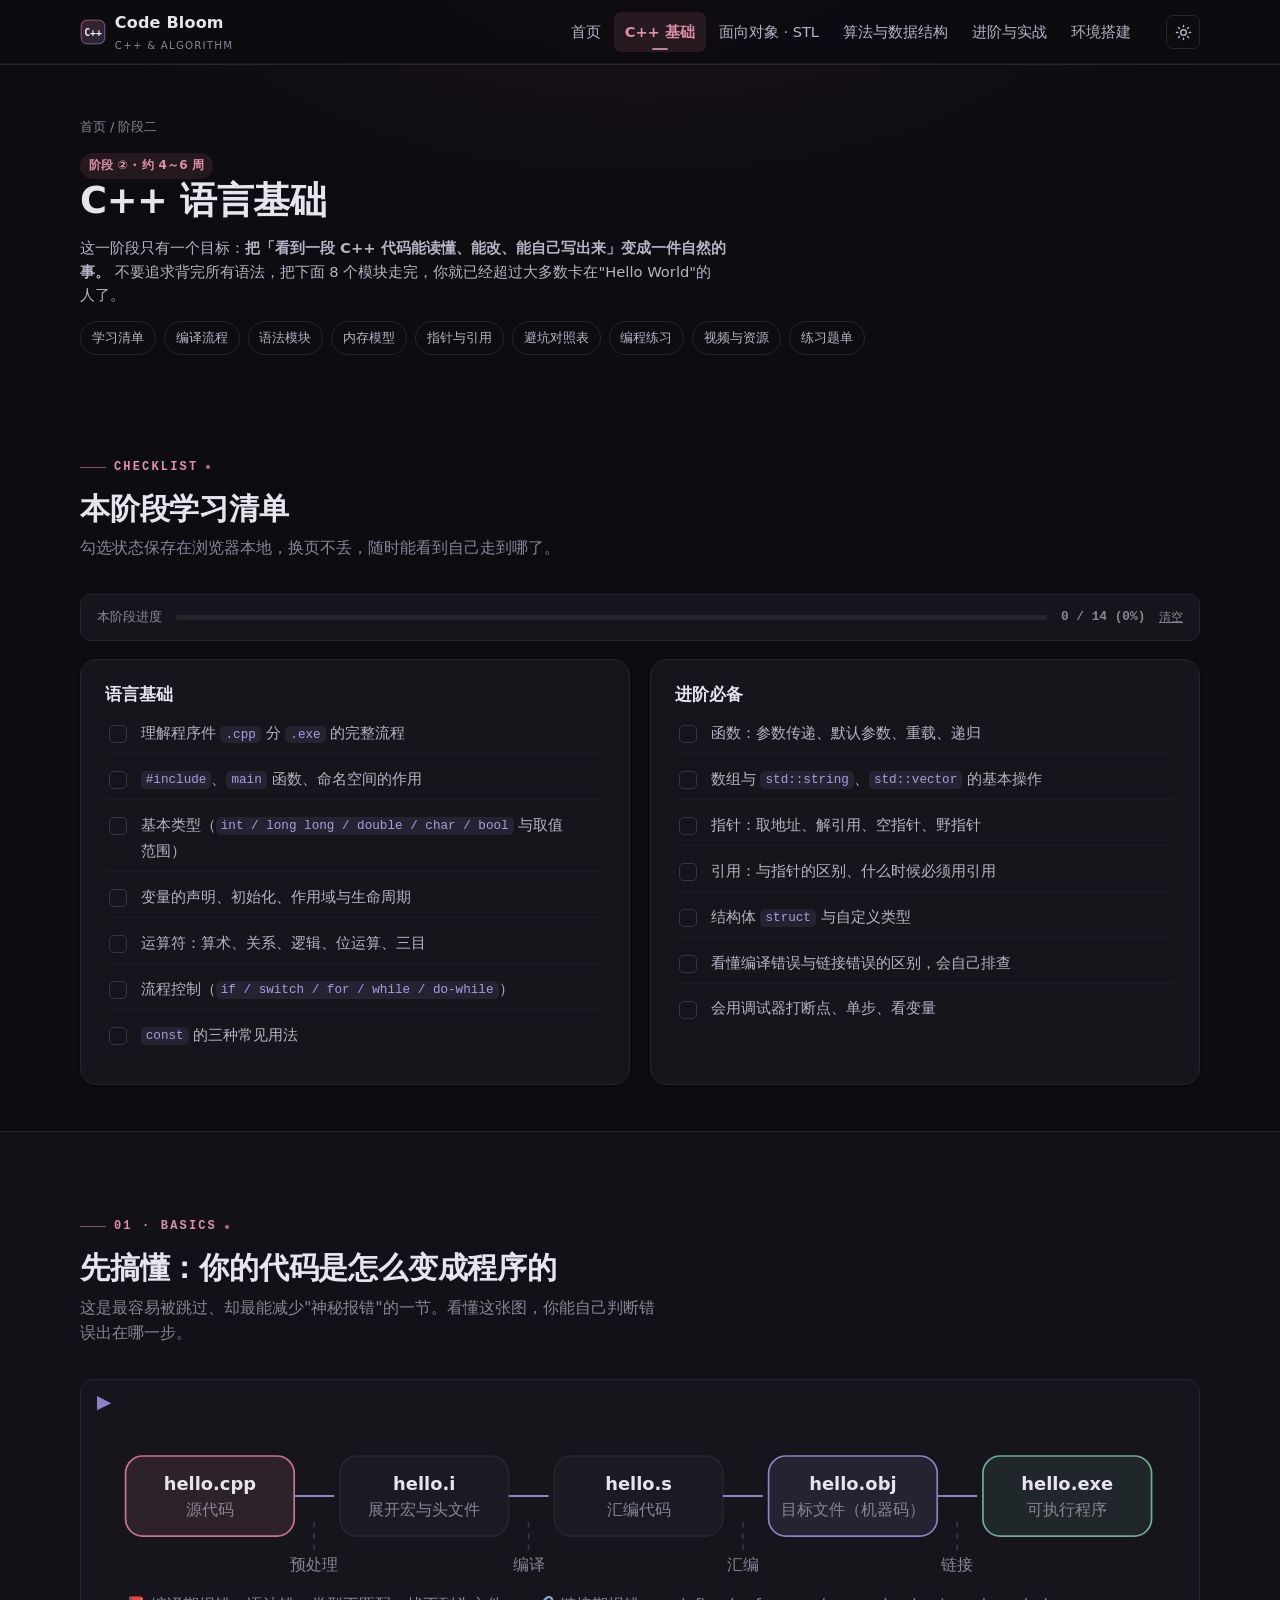
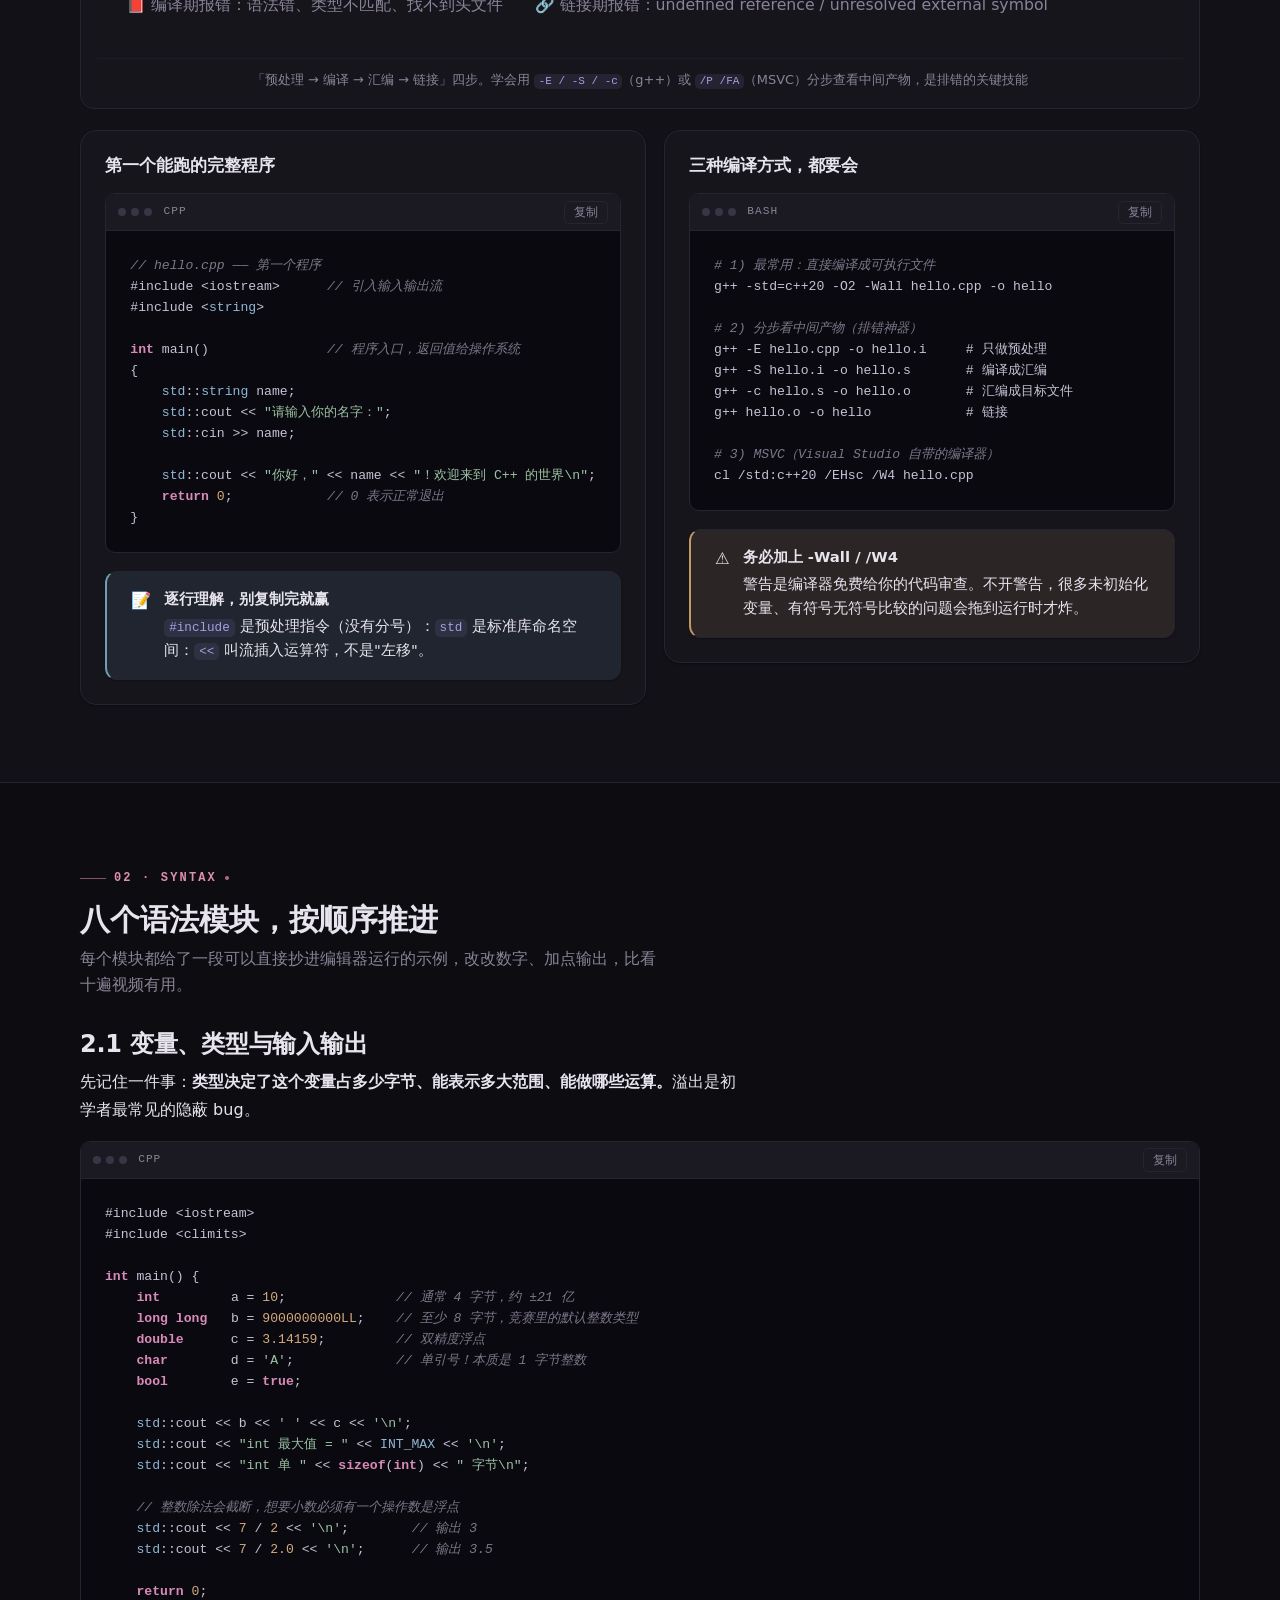
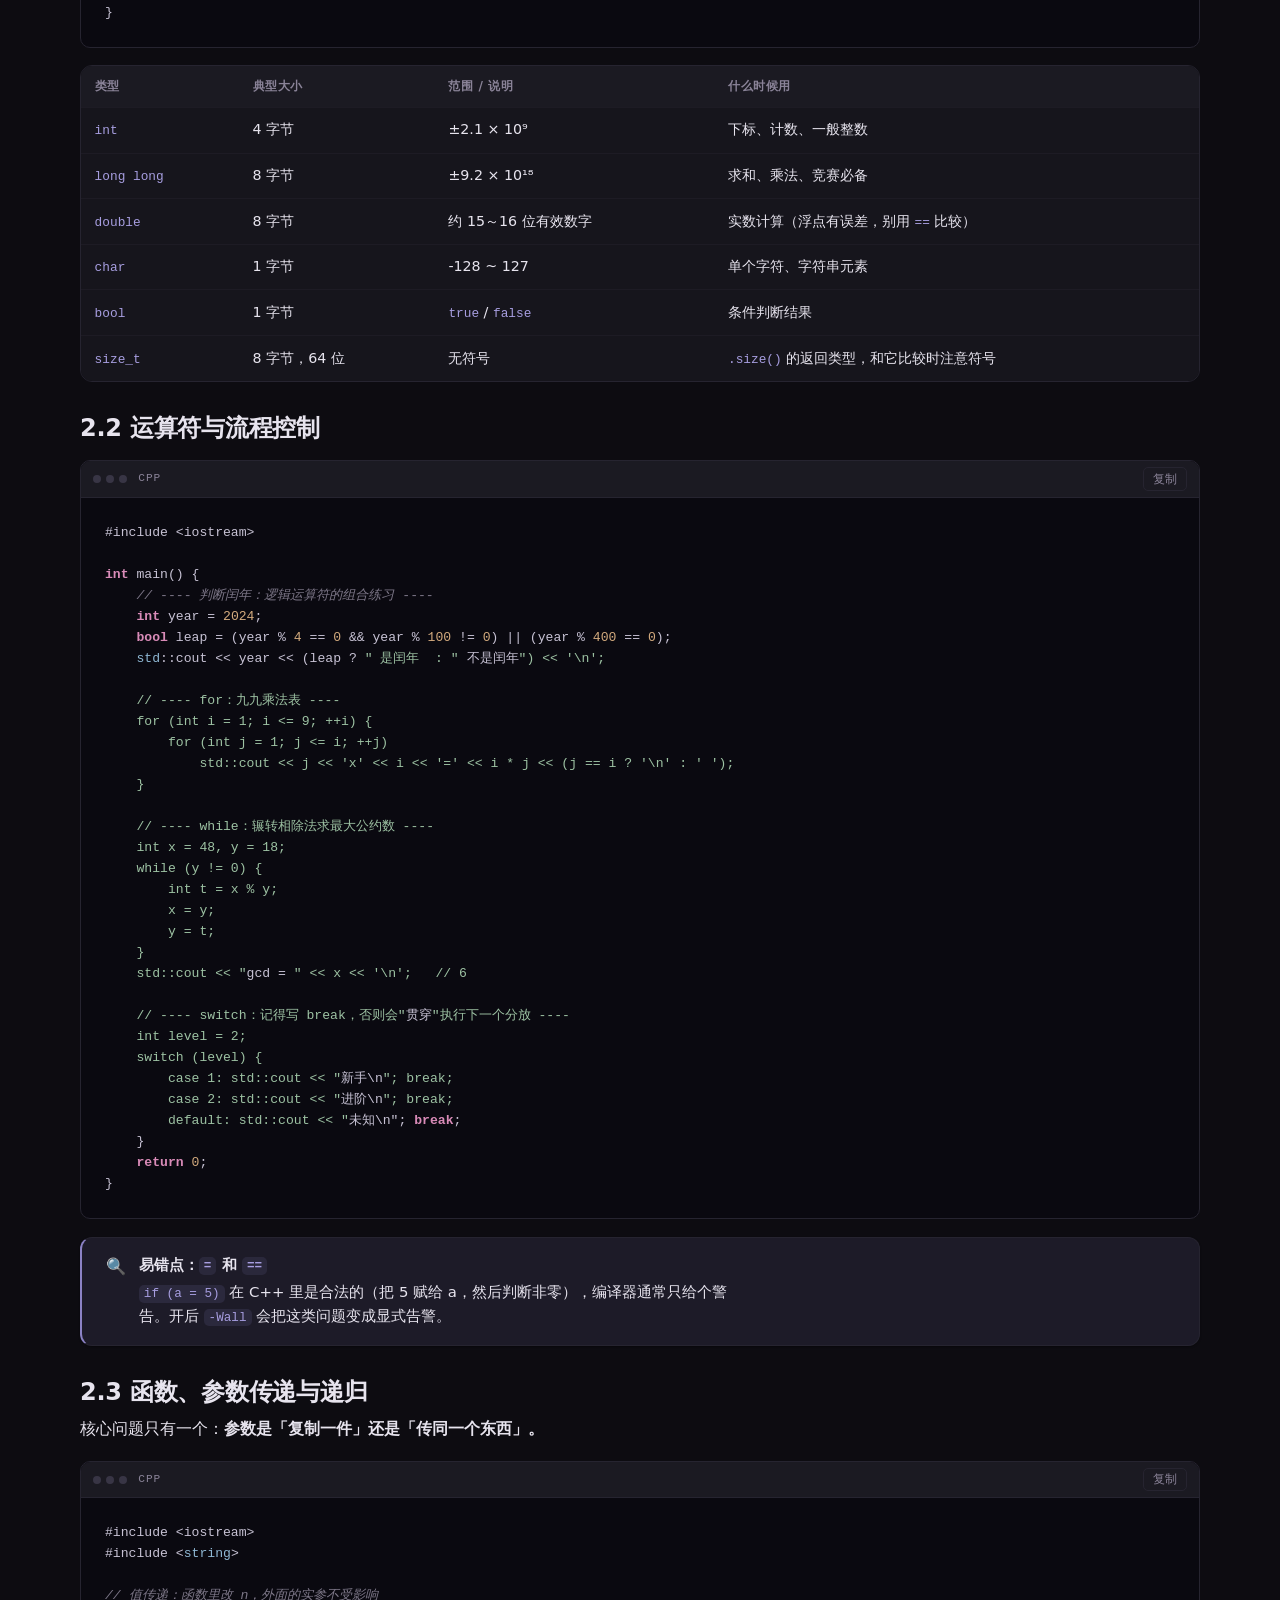
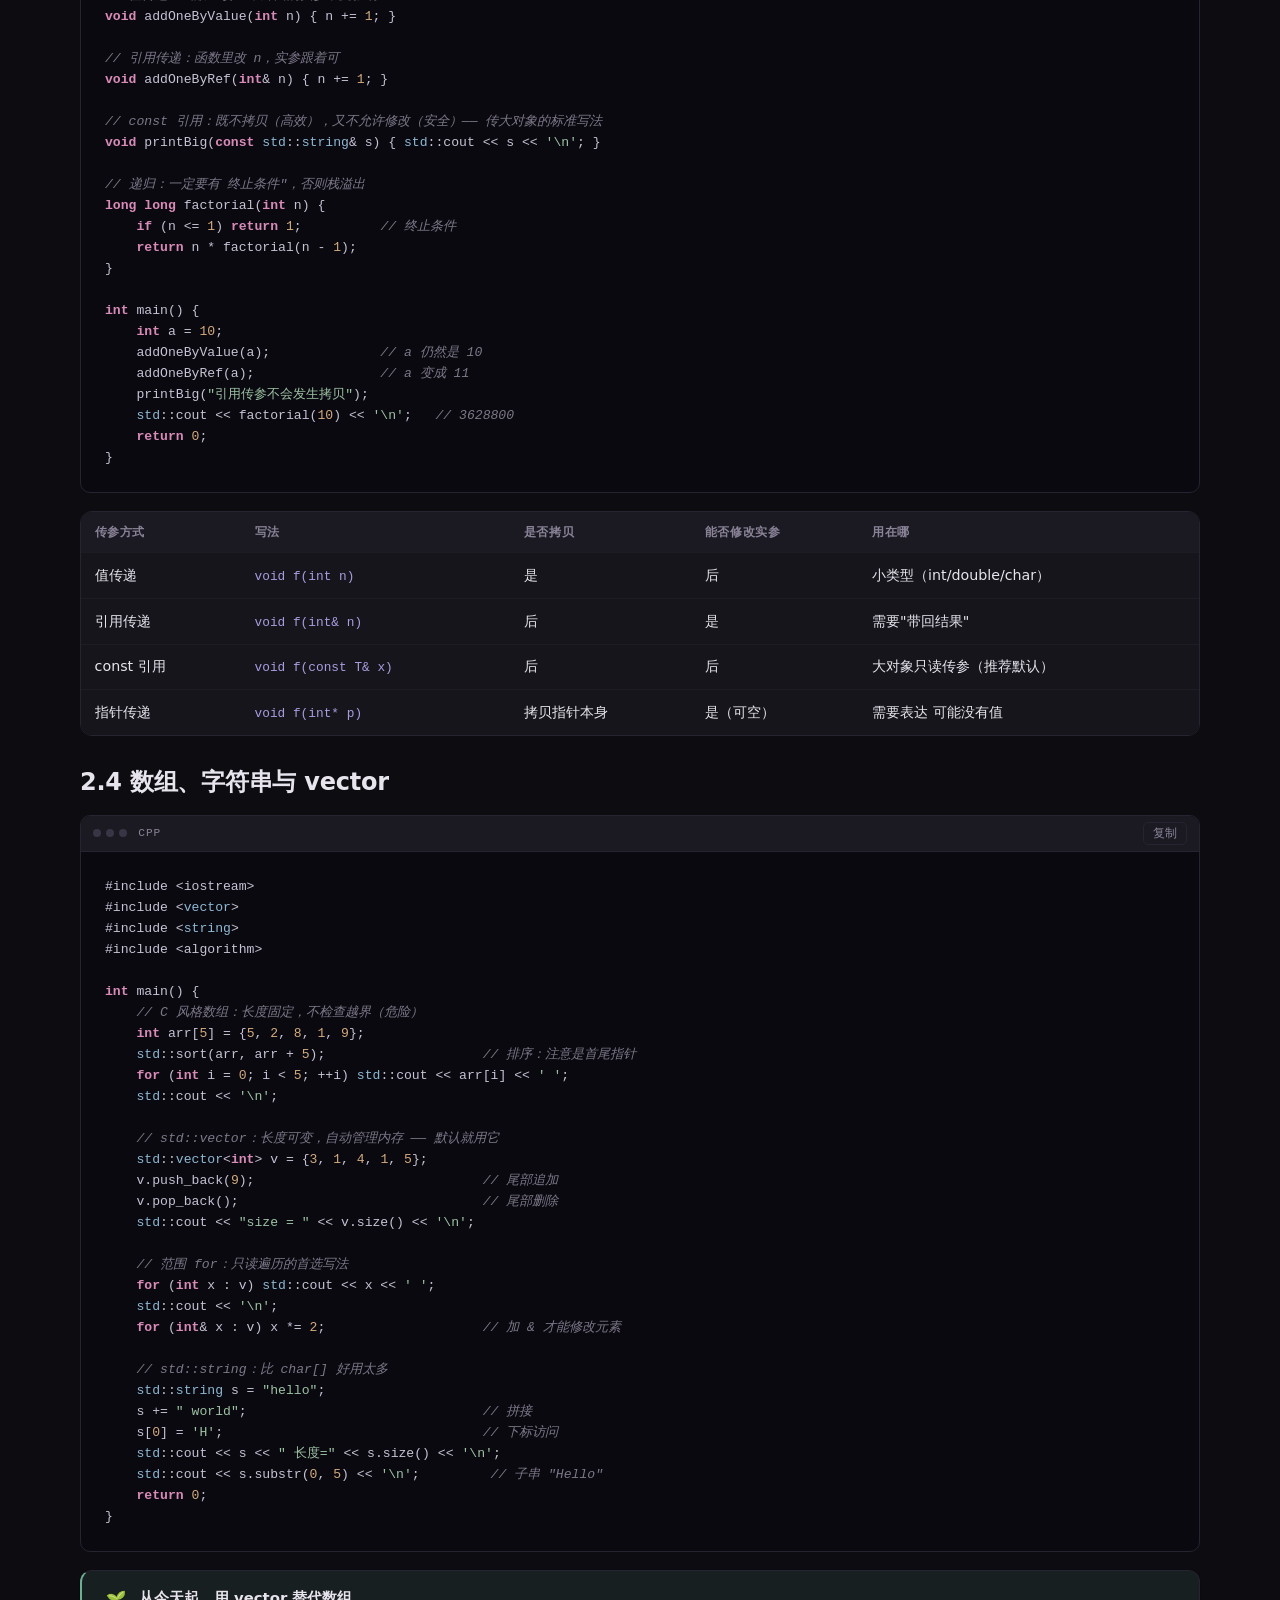
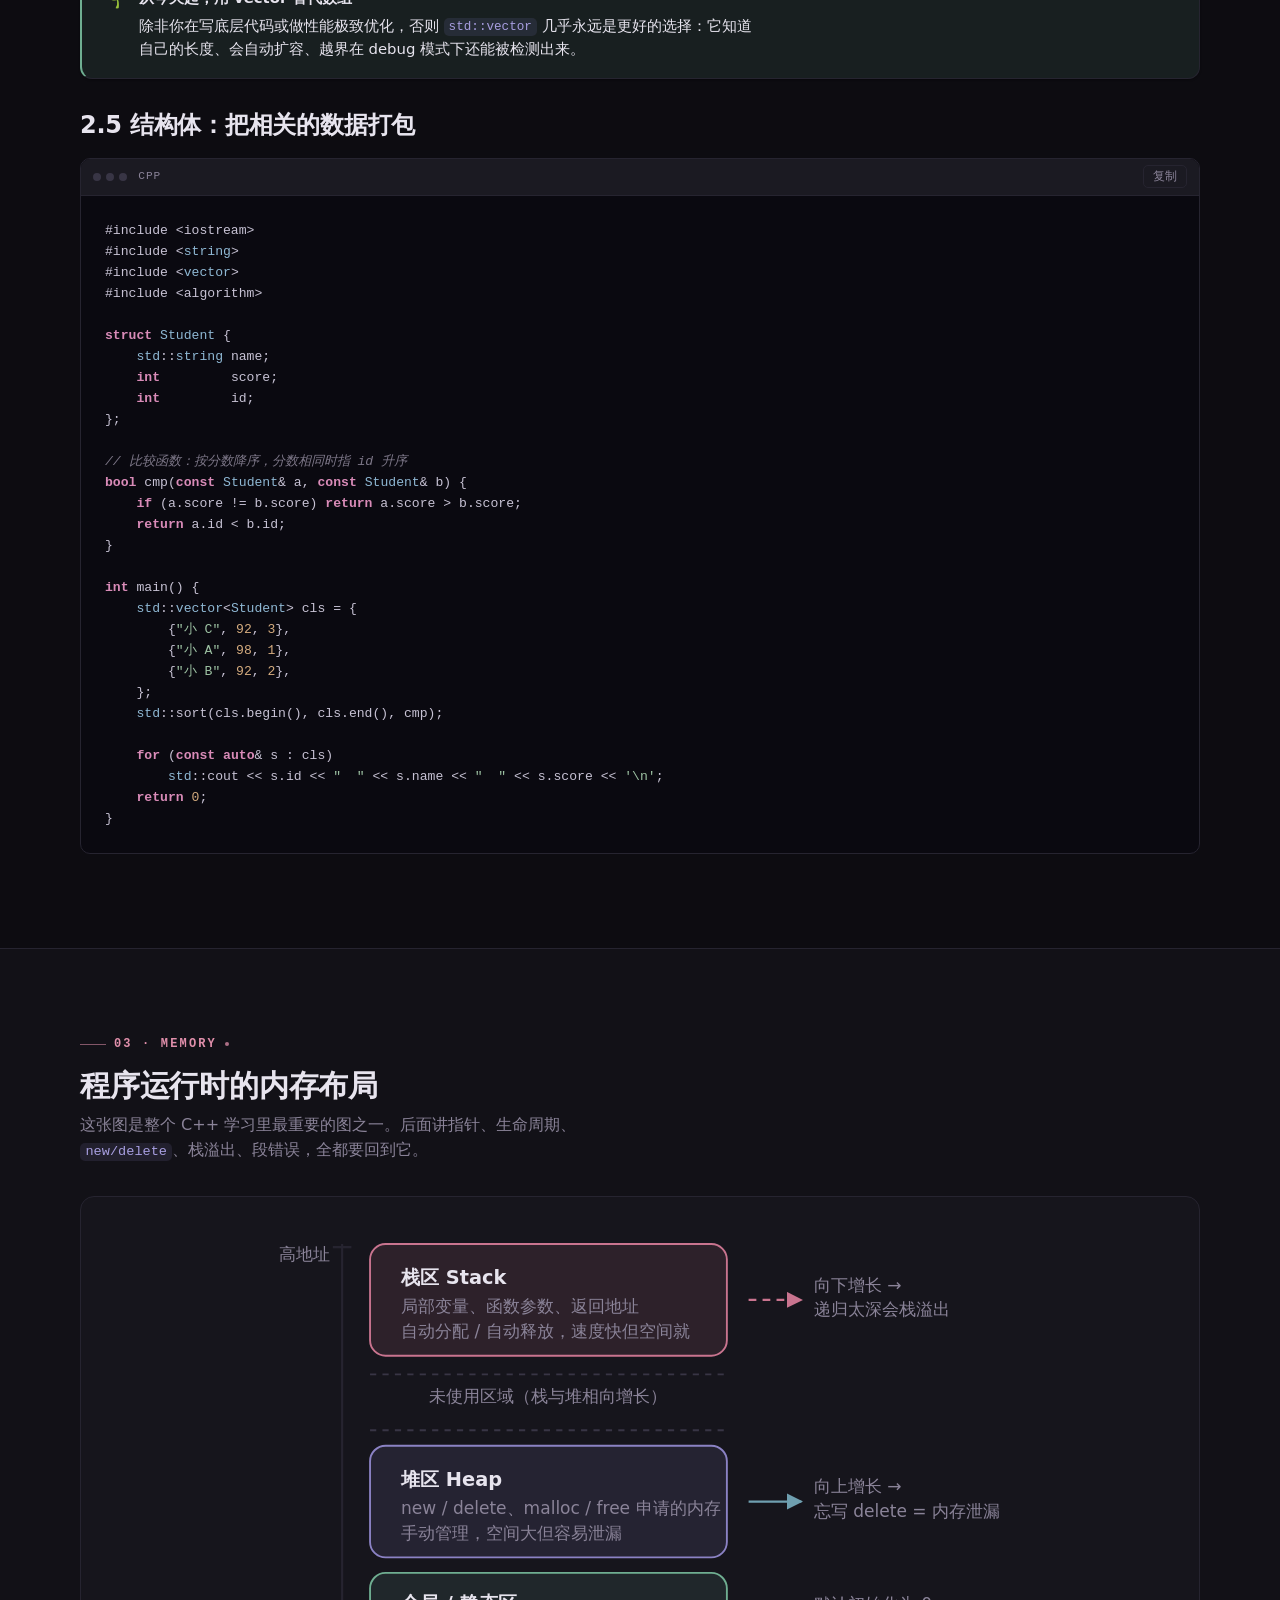
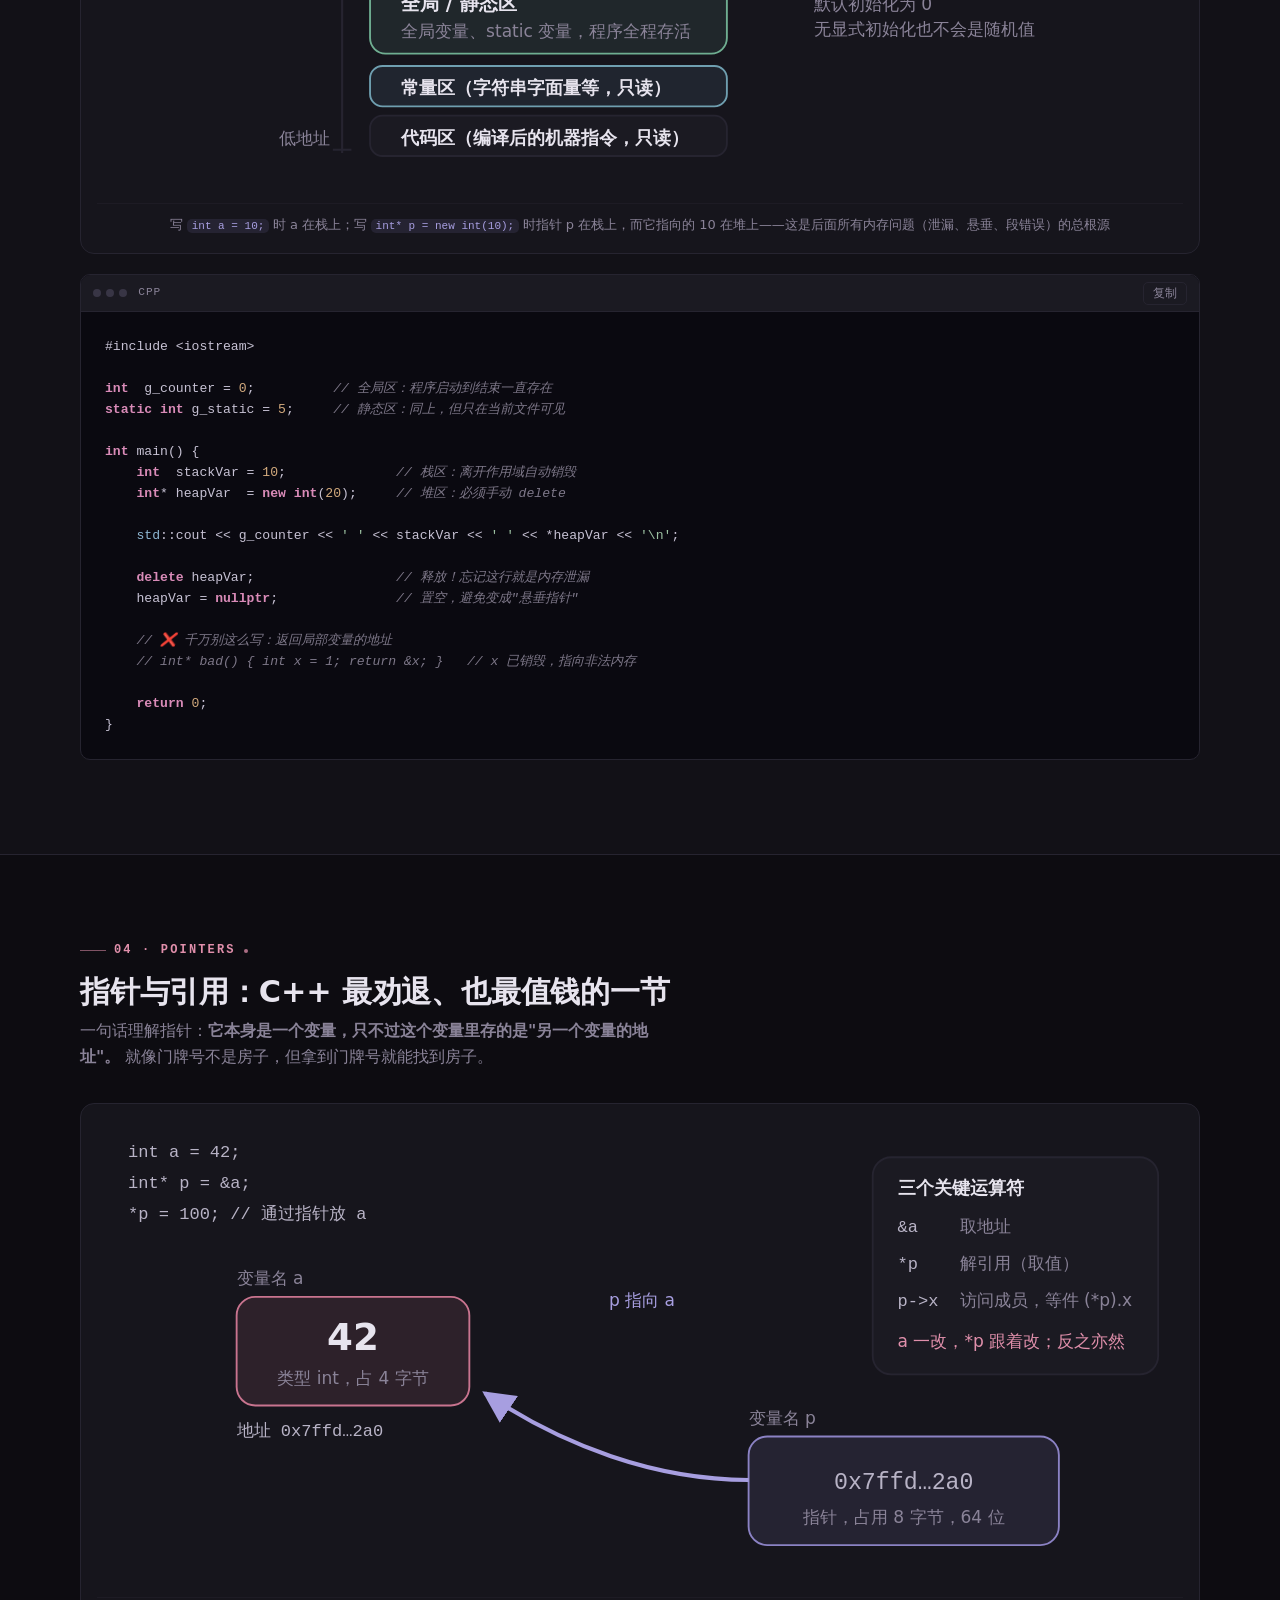
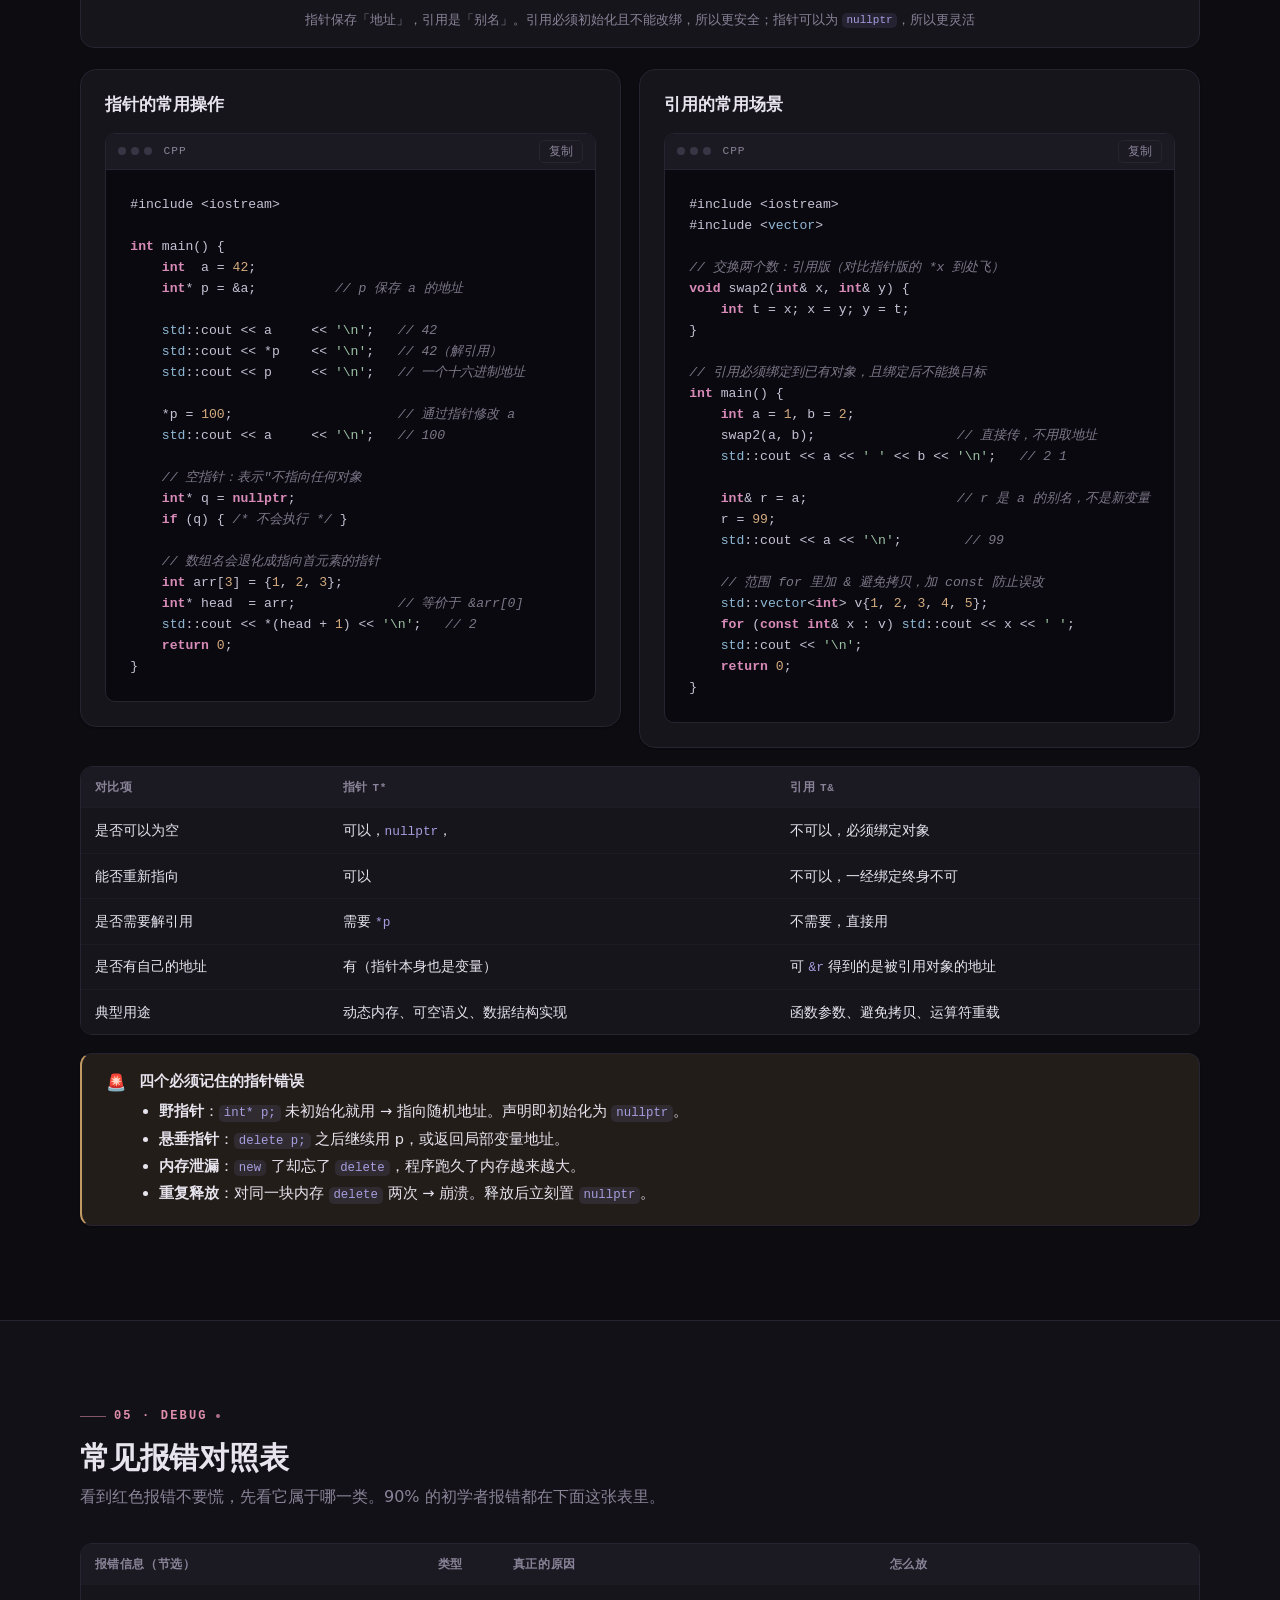
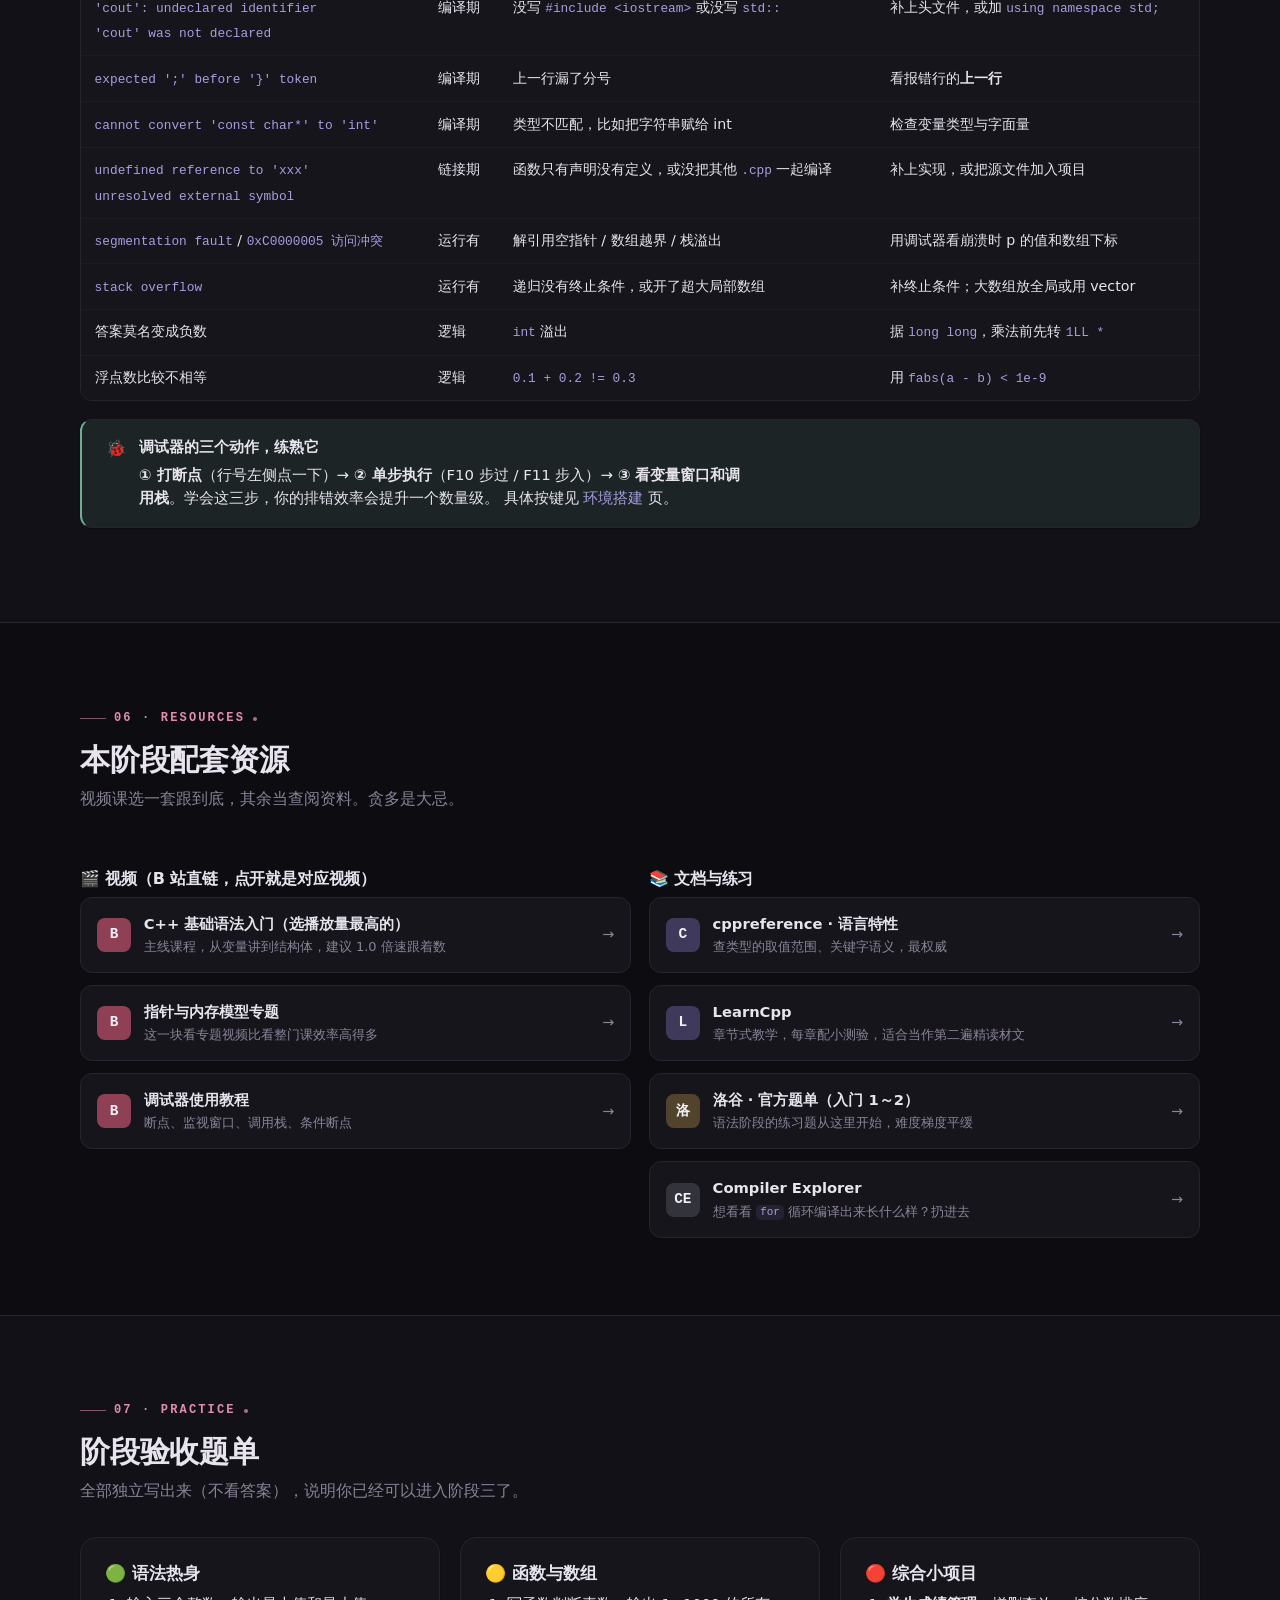
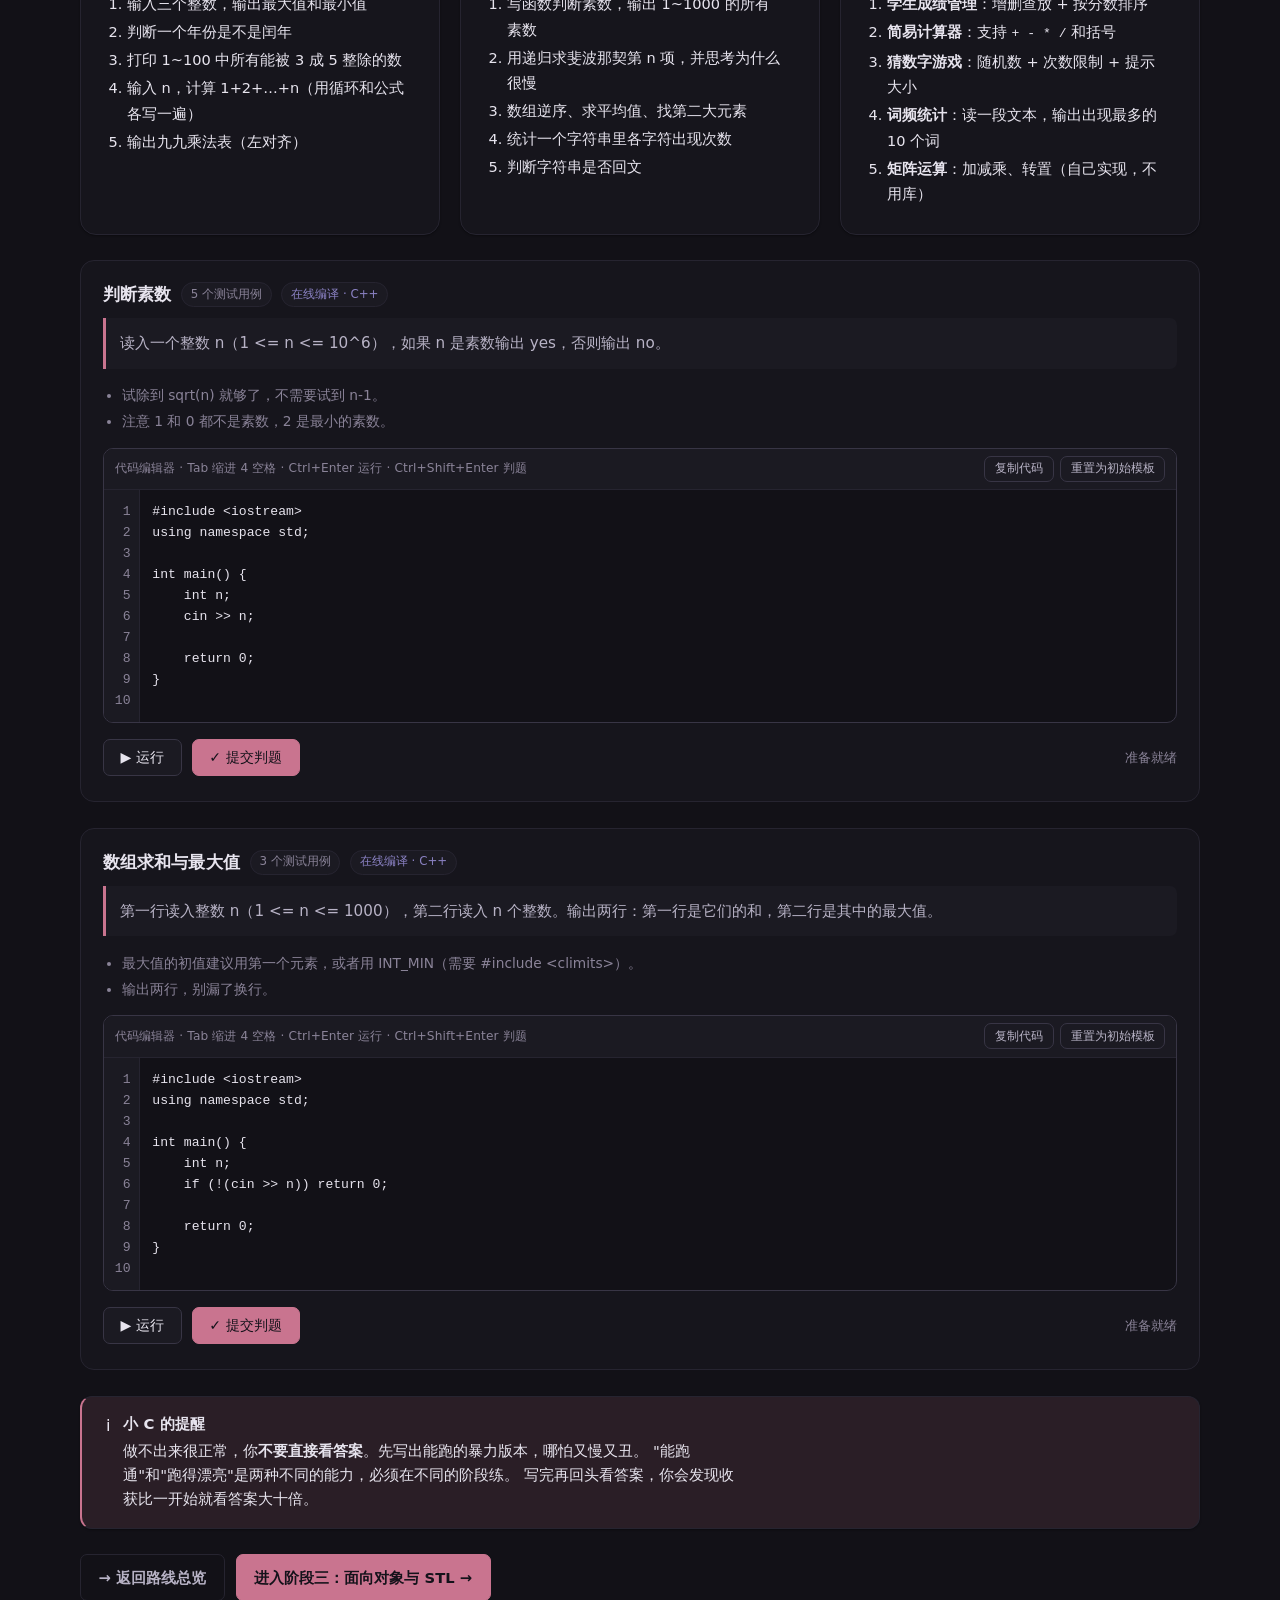
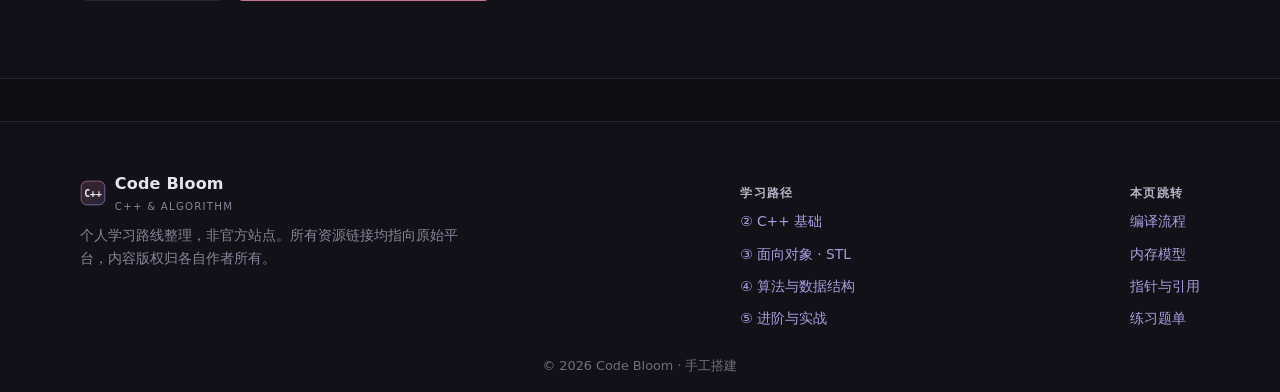
<file: basics.html>
<!DOCTYPE html>
<html lang="zh-CN" data-theme="dark">
<head>
<meta charset="UTF-8">
<meta name="viewport" content="width=device-width, initial-scale=1">
<title>C++ 基础 · 阶段二 | Code Bloom</title>
<meta name="description" content="C++ 语言基础学习路径：编译流程、变量与类型、流程控制、函数、数组与字符串、指针与引用、结构体，含内存模型图解与代码示例。">
<link rel="icon" href="assets/img/favicon.svg" type="image/svg+xml">
<link rel="stylesheet" href="assets/css/style.css">
<link rel="stylesheet" href="assets/css/layout.css">
<link rel="stylesheet" href="assets/css/judge.css">
</head>
<body>

<header class="site-header">
  <div class="container nav-wrap">
    <a class="brand" href="index.html">
      <img src="assets/img/favicon.svg" alt="">
      <span>Code Bloom<small>C++ &amp; ALGORITHM</small></span>
    </a>
    <nav class="nav" id="nav">
      <a href="index.html">首页</a>
      <a href="basics.html">C++ 基础</a>
      <a href="oop-stl.html">面向对象 · STL</a>
      <a href="algorithms.html">算法与数据结构</a>
      <a href="advanced.html">进阶与实战</a>
      <a href="tools.html">环境搭建</a>
    </nav>
    <div class="nav-tools">
      <button class="icon-btn" id="themeBtn" type="button" aria-label="切换主题"></button>
      <button class="icon-btn nav-toggle" id="navToggle" type="button" aria-label="展开菜单">
        <svg viewBox="0 0 24 24" fill="none" stroke="currentColor" stroke-width="2.2" stroke-linecap="round"><path d="M3 6h18M3 12h18M3 18h18"/></svg>
      </button>
    </div>
  </div>
</header>

<section class="page-head">
  <div class="container">
    <p class="crumb"><a href="index.html">首页</a> / 阶段二</p>
    <span class="badge pink">阶段 ② · 约 4～6 周</span>
    <h1>C++ 语言基础</h1>
    <p class="lead">
      这一阶段只有一个目标：<strong>把「看到一段 C++ 代码能读懂、能改、能自己写出来」变成一件自然的事。</strong>
      不要追求背完所有语法，把下面 8 个模块走完，你就已经超过大多数卡在"Hello World"的人了。     </p>
    <div class="chips">
      <a href="#checklist">学习清单</a>
      <a href="#compile">编译流程</a>
      <a href="#syntax">语法模块</a>
      <a href="#memory">内存模型</a>
      <a href="#pointer">指针与引用</a>
      <a href="#pitfall">避坑对照表</a>
      <a href="#lab">编程练习</a>
      <a href="#res">视频与资源</a>
      <a href="#practice">练习题单</a>
    </div>
  </div>
</section>

<!-- ============ 清单 ============ -->
<section class="section-sm" id="checklist">
  <div class="container">
    <div class="sec-head">
      <span class="eyebrow">Checklist</span>
      <h2>本阶段学习清单</h2>
      <p>勾选状态保存在浏览器本地，换页不丢，随时能看到自己走到哪了。</p>
    </div>

    <div class="progress-box" data-progress-box>
      <span class="label">本阶段进度</span>
      <span class="progress-track"><span class="progress-fill"></span></span>
      <span class="progress-num">0 / 0</span>
      <button class="reset-btn" type="button">清空</button>
    </div>

    <div class="grid grid-2">
      <div class="card">
        <h3>语言基础</h3>
        <ul class="checklist">
          <li><input type="checkbox" id="b01" data-id="b01"><label for="b01">理解程序件 <code class="inline">.cpp</code> 分 <code class="inline">.exe</code> 的完整流程</label></li>
          <li><input type="checkbox" id="b02" data-id="b02"><label for="b02"><code class="inline">#include</code>、<code class="inline">main</code> 函数、命名空间的作用</label></li>
          <li><input type="checkbox" id="b03" data-id="b03"><label for="b03">基本类型（<code class="inline">int / long long / double / char / bool</code> 与取值范围）</label></li>
          <li><input type="checkbox" id="b04" data-id="b04"><label for="b04">变量的声明、初始化、作用域与生命周期</label></li>
          <li><input type="checkbox" id="b05" data-id="b05"><label for="b05">运算符：算术、关系、逻辑、位运算、三目</label></li>
          <li><input type="checkbox" id="b06" data-id="b06"><label for="b06">流程控制（<code class="inline">if / switch / for / while / do-while</code>）</label></li>
          <li><input type="checkbox" id="b07" data-id="b07"><label for="b07"><code class="inline">const</code> 的三种常见用法</label></li>
        </ul>
      </div>
      <div class="card">
        <h3>进阶必备</h3>
        <ul class="checklist">
          <li><input type="checkbox" id="b08" data-id="b08"><label for="b08">函数：参数传递、默认参数、重载、递归</label></li>
          <li><input type="checkbox" id="b09" data-id="b09"><label for="b09">数组与 <code class="inline">std::string</code>、<code class="inline">std::vector</code> 的基本操作</label></li>
          <li><input type="checkbox" id="b10" data-id="b10"><label for="b10">指针：取地址、解引用、空指针、野指针</label></li>
          <li><input type="checkbox" id="b11" data-id="b11"><label for="b11">引用：与指针的区别、什么时候必须用引用</label></li>
          <li><input type="checkbox" id="b12" data-id="b12"><label for="b12">结构体 <code class="inline">struct</code> 与自定义类型</label></li>
          <li><input type="checkbox" id="b13" data-id="b13"><label for="b13">看懂编译错误与链接错误的区别，会自己排查</label></li>
          <li><input type="checkbox" id="b14" data-id="b14"><label for="b14">会用调试器打断点、单步、看变量</label></li>
        </ul>
      </div>
    </div>
  </div>
</section>

<!-- ============ 编译流程 ============ -->
<section class="section" id="compile" style="background:var(--bg-2);border-block:1px solid var(--line)">
  <div class="container">
    <div class="sec-head">
      <span class="eyebrow">01 · Basics</span>
      <h2>先搞懂：你的代码是怎么变成程序的</h2>
      <p>这是最容易被跳过、却最能减少"神秘报错"的一节。看懂这张图，你能自己判断错误出在哪一步。</p>
    </div>

    <figure class="dgm">
      <svg class="dgm" viewBox="0 0 760 175" role="img" aria-label="C++ 编译流程：预处理、编译、汇编、链接 >
        <defs>
          <marker id="ar1" viewBox="0 0 10 10" refX="9" refY="5" markerWidth="7" markerHeight="7" orient="auto">
            <path d="M0 0L10 5L0 10z" style="fill:var(--purple)" />
          </marker>
        </defs>

        <!-- 盒子 -->
        <rect class="box-p" x="20" y="42" width="118" height="56" rx="12"/>
        <text class="t" x="79" y="66" text-anchor="middle">hello.cpp</text>
        <text class="s" x="79" y="83" text-anchor="middle">源代码</text>

        <rect class="box" x="170" y="42" width="118" height="56" rx="12"/>
        <text class="t" x="229" y="66" text-anchor="middle">hello.i</text>
        <text class="s" x="229" y="83" text-anchor="middle">展开宏与头文件</text>

        <rect class="box" x="320" y="42" width="118" height="56" rx="12"/>
        <text class="t" x="379" y="66" text-anchor="middle">hello.s</text>
        <text class="s" x="379" y="83" text-anchor="middle">汇编代码</text>

        <rect class="box-u" x="470" y="42" width="118" height="56" rx="12"/>
        <text class="t" x="529" y="66" text-anchor="middle">hello.obj</text>
        <text class="s" x="529" y="83" text-anchor="middle">目标文件（机器码）</text>

        <rect class="box-m" x="620" y="42" width="118" height="56" rx="12"/>
        <text class="t" x="679" y="66" text-anchor="middle">hello.exe</text>
        <text class="s" x="679" y="83" text-anchor="middle">可执行程序</text>

        <!-- 箭头 -->
        <path class="ln-a" d="M138 70H166" marker-end="url(#ar1)"/>
        <path class="ln-a" d="M288 70H316" marker-end="url(#ar1)"/>
        <path class="ln-a" d="M438 70H466" marker-end="url(#ar1)"/>
        <path class="ln-a" d="M588 70H616" marker-end="url(#ar1)"/>

        <text class="s" x="152" y="122" text-anchor="middle">预处理</text>
        <text class="s" x="302" y="122" text-anchor="middle">编译</text>
        <text class="s" x="452" y="122" text-anchor="middle">汇编</text>
        <text class="s" x="602" y="122" text-anchor="middle">链接</text>
        <path class="dash" d="M152 88V112M302 88V112M452 88V112M602 88V112"/>

        <!-- 说明 -->
        <text class="s" x="20" y="150">📕 编译期报错：语法错、类型不匹配、找不到头文件　　🔗 链接期报错：undefined reference / unresolved external symbol</text>
      </svg>
      <figcaption>「预处理 → 编译 → 汇编 → 链接」四步。学会用 <code class="inline">-E / -S / -c</code>（g++）或 <code class="inline">/P /FA</code>（MSVC）分步查看中间产物，是排错的关键技能</figcaption>
    </figure>

    <div class="split">
      <div class="card">
        <h3>第一个能跑的完整程序</h3>
<pre class="code" data-lang="cpp"><code>
// hello.cpp —— 第一个程序
#include &lt;iostream&gt;      // 引入输入输出流
#include &lt;string&gt;

int main()               // 程序入口，返回值给操作系统
{
    std::string name;
    std::cout &lt;&lt; "请输入你的名字：";
    std::cin &gt;&gt; name;

    std::cout &lt;&lt; "你好，" &lt;&lt; name &lt;&lt; "！欢迎来到 C++ 的世界\n";
    return 0;            // 0 表示正常退出
}
</code></pre>
        <div class="callout info" style="margin-bottom:0">
          <span class="ci">📝</span>
          <div>
            <span class="ct">逐行理解，别复制完就赢</span>
            <p style="margin:0"><code class="inline">#include</code> 是预处理指令（没有分号）：<code class="inline">std</code> 是标准库命名空间：<code class="inline">&lt;&lt;</code> 叫流插入运算符，不是"左移"。</p>
          </div>
        </div>
      </div>

      <div class="card">
        <h3>三种编译方式，都要会</h3>
<pre class="code" data-lang="bash"><code>
# 1) 最常用：直接编译成可执行文件
g++ -std=c++20 -O2 -Wall hello.cpp -o hello

# 2) 分步看中间产物（排错神器）
g++ -E hello.cpp -o hello.i     # 只做预处理
g++ -S hello.i -o hello.s       # 编译成汇编
g++ -c hello.s -o hello.o       # 汇编成目标文件
g++ hello.o -o hello            # 链接

# 3) MSVC（Visual Studio 自带的编译器）
cl /std:c++20 /EHsc /W4 hello.cpp
</code></pre>
        <div class="callout warn" style="margin-bottom:0">
          <span class="ci">⚠️</span>
          <div>
            <span class="ct">务必加上 -Wall / /W4</span>
            <p style="margin:0">警告是编译器免费给你的代码审查。不开警告，很多未初始化变量、有符号无符号比较的问题会拖到运行时才炸。</p>
          </div>
        </div>
      </div>
    </div>
  </div>
</section>

<!-- ============ 语法模块 ============ -->
<section class="section" id="syntax">
  <div class="container">
    <div class="sec-head">
      <span class="eyebrow">02 · Syntax</span>
      <h2>八个语法模块，按顺序推进</h2>
      <p>每个模块都给了一段可以直接抄进编辑器运行的示例，改改数字、加点输出，比看十遍视频有用。</p>
    </div>

    <!-- 2.1 变量与类型 -->
    <h3>2.1 变量、类型与输入输出</h3>
    <p>先记住一件事：<strong>类型决定了这个变量占多少字节、能表示多大范围、能做哪些运算。</strong>溢出是初学者最常见的隐蔽 bug。</p>
<pre class="code" data-lang="cpp"><code>
#include &lt;iostream&gt;
#include &lt;climits&gt;

int main() {
    int         a = 10;              // 通常 4 字节，约 ±21 亿
    long long   b = 9000000000LL;    // 至少 8 字节，竞赛里的默认整数类型
    double      c = 3.14159;         // 双精度浮点
    char        d = 'A';             // 单引号！本质是 1 字节整数
    bool        e = true;

    std::cout &lt;&lt; b &lt;&lt; ' ' &lt;&lt; c &lt;&lt; '\n';
    std::cout &lt;&lt; "int 最大值 = " &lt;&lt; INT_MAX &lt;&lt; '\n';
    std::cout &lt;&lt; "int 单 " &lt;&lt; sizeof(int) &lt;&lt; " 字节\n";

    // 整数除法会截断，想要小数必须有一个操作数是浮点
    std::cout &lt;&lt; 7 / 2 &lt;&lt; '\n';        // 输出 3
    std::cout &lt;&lt; 7 / 2.0 &lt;&lt; '\n';      // 输出 3.5

    return 0;
}
</code></pre>
    <div class="table-scroll">
      <table>
        <thead><tr><th>类型</th><th>典型大小</th><th>范围 / 说明</th><th>什么时候用</th></tr></thead>
        <tbody>
          <tr><td><code>int</code></td><td>4 字节</td><td>±2.1 × 10⁹</td><td>下标、计数、一般整数</td></tr>
          <tr><td><code>long long</code></td><td>8 字节</td><td>±9.2 × 10¹⁸</td><td>求和、乘法、竞赛必备</td></tr>
          <tr><td><code>double</code></td><td>8 字节</td><td>约 15～16 位有效数字</td><td>实数计算（浮点有误差，别用 <code>==</code> 比较）</td></tr>
          <tr><td><code>char</code></td><td>1 字节</td><td>-128 ~ 127</td><td>单个字符、字符串元素</td></tr>
          <tr><td><code>bool</code></td><td>1 字节</td><td><code>true</code> / <code>false</code></td><td>条件判断结果</td></tr>
          <tr><td><code>size_t</code></td><td>8 字节，64 位</td><td>无符号</td><td><code>.size()</code> 的返回类型，和它比较时注意符号</td></tr>
        </tbody>
      </table>
    </div>

    <!-- 2.2 流程控制 -->
    <h3 style="margin-top:2rem">2.2 运算符与流程控制</h3>
<pre class="code" data-lang="cpp"><code>
#include &lt;iostream&gt;

int main() {
    // ---- 判断闰年：逻辑运算符的组合练习 ----
    int year = 2024;
    bool leap = (year % 4 == 0 &amp;&amp; year % 100 != 0) || (year % 400 == 0);
    std::cout &lt;&lt; year &lt;&lt; (leap ? " 是闰年  : " 不是闰年") &lt;&lt; '\n';

    // ---- for：九九乘法表 ----
    for (int i = 1; i &lt;= 9; ++i) {
        for (int j = 1; j &lt;= i; ++j)
            std::cout &lt;&lt; j &lt;&lt; 'x' &lt;&lt; i &lt;&lt; '=' &lt;&lt; i * j &lt;&lt; (j == i ? '\n' : ' ');
    }

    // ---- while：辗转相除法求最大公约数 ----
    int x = 48, y = 18;
    while (y != 0) {
        int t = x % y;
        x = y;
        y = t;
    }
    std::cout &lt;&lt; "gcd = " &lt;&lt; x &lt;&lt; '\n';   // 6

    // ---- switch：记得写 break，否则会"贯穿"执行下一个分放 ----
    int level = 2;
    switch (level) {
        case 1: std::cout &lt;&lt; "新手\n"; break;
        case 2: std::cout &lt;&lt; "进阶\n"; break;
        default: std::cout &lt;&lt; "未知\n"; break;
    }
    return 0;
}
</code></pre>
    <div class="callout">
      <span class="ci">🔍</span>
      <div>
        <span class="ct">易错点：<code class="inline">=</code> 和 <code class="inline">==</code></span>
        <p style="margin:0"><code class="inline">if (a = 5)</code> 在 C++ 里是合法的（把 5 赋给 a，然后判断非零），编译器通常只给个警告。开后 <code class="inline">-Wall</code> 会把这类问题变成显式告警。</p>
      </div>
    </div>

    <!-- 2.3 函数 -->
    <h3 style="margin-top:2rem">2.3 函数、参数传递与递归</h3>
    <p>核心问题只有一个：<strong>参数是「复制一件」还是「传同一个东西」。</strong></p>
<pre class="code" data-lang="cpp"><code>
#include &lt;iostream&gt;
#include &lt;string&gt;

// 值传递：函数里改 n，外面的实参不受影响
void addOneByValue(int n) { n += 1; }

// 引用传递：函数里改 n，实参跟着可
void addOneByRef(int&amp; n) { n += 1; }

// const 引用：既不拷贝（高效），又不允许修改（安全）—— 传大对象的标准写法
void printBig(const std::string&amp; s) { std::cout &lt;&lt; s &lt;&lt; '\n'; }

// 递归：一定要有 终止条件"，否则栈溢出
long long factorial(int n) {
    if (n &lt;= 1) return 1;          // 终止条件
    return n * factorial(n - 1);
}

int main() {
    int a = 10;
    addOneByValue(a);              // a 仍然是 10
    addOneByRef(a);                // a 变成 11
    printBig("引用传参不会发生拷贝");
    std::cout &lt;&lt; factorial(10) &lt;&lt; '\n';   // 3628800
    return 0;
}
</code></pre>
    <div class="table-scroll">
      <table>
        <thead><tr><th>传参方式</th><th>写法</th><th>是否拷贝</th><th>能否修改实参</th><th>用在哪</th></tr></thead>
        <tbody>
          <tr><td>值传递</td><td><code>void f(int n)</code></td><td>是</td><td>后</td><td>小类型（int/double/char）</td></tr>
          <tr><td>引用传递</td><td><code>void f(int&amp; n)</code></td><td>后</td><td>是</td><td>需要"带回结果"</td></tr>
          <tr><td>const 引用</td><td><code>void f(const T&amp; x)</code></td><td>后</td><td>后</td><td>大对象只读传参（推荐默认）</td></tr>
          <tr><td>指针传递</td><td><code>void f(int* p)</code></td><td>拷贝指针本身</td><td>是（可空）</td><td>需要表达 可能没有值 </td></tr>
        </tbody>
      </table>
    </div>

    <!-- 2.4 数组与字符串 -->
    <h3 style="margin-top:2rem">2.4 数组、字符串与 vector</h3>
<pre class="code" data-lang="cpp"><code>
#include &lt;iostream&gt;
#include &lt;vector&gt;
#include &lt;string&gt;
#include &lt;algorithm&gt;

int main() {
    // C 风格数组：长度固定，不检查越界（危险）
    int arr[5] = {5, 2, 8, 1, 9};
    std::sort(arr, arr + 5);                    // 排序：注意是首尾指针
    for (int i = 0; i &lt; 5; ++i) std::cout &lt;&lt; arr[i] &lt;&lt; ' ';
    std::cout &lt;&lt; '\n';

    // std::vector：长度可变，自动管理内存 —— 默认就用它
    std::vector&lt;int&gt; v = {3, 1, 4, 1, 5};
    v.push_back(9);                             // 尾部追加
    v.pop_back();                               // 尾部删除
    std::cout &lt;&lt; "size = " &lt;&lt; v.size() &lt;&lt; '\n';

    // 范围 for：只读遍历的首选写法
    for (int x : v) std::cout &lt;&lt; x &lt;&lt; ' ';
    std::cout &lt;&lt; '\n';
    for (int&amp; x : v) x *= 2;                    // 加 &amp; 才能修改元素

    // std::string：比 char[] 好用太多
    std::string s = "hello";
    s += " world";                              // 拼接
    s[0] = 'H';                                 // 下标访问
    std::cout &lt;&lt; s &lt;&lt; " 长度=" &lt;&lt; s.size() &lt;&lt; '\n';
    std::cout &lt;&lt; s.substr(0, 5) &lt;&lt; '\n';         // 子串 "Hello"
    return 0;
}
</code></pre>
    <div class="callout tip">
      <span class="ci">🌱</span>
      <div>
        <span class="ct">从今天起，用 vector 替代数组</span>
        <p style="margin:0">除非你在写底层代码或做性能极致优化，否则 <code class="inline">std::vector</code> 几乎永远是更好的选择：它知道自己的长度、会自动扩容、越界在 debug 模式下还能被检测出来。</p>
      </div>
    </div>

    <!-- 2.5 结构体 -->
    <h3 style="margin-top:2rem">2.5 结构体：把相关的数据打包</h3>
<pre class="code" data-lang="cpp"><code>
#include &lt;iostream&gt;
#include &lt;string&gt;
#include &lt;vector&gt;
#include &lt;algorithm&gt;

struct Student {
    std::string name;
    int         score;
    int         id;
};

// 比较函数：按分数降序，分数相同时指 id 升序
bool cmp(const Student&amp; a, const Student&amp; b) {
    if (a.score != b.score) return a.score &gt; b.score;
    return a.id &lt; b.id;
}

int main() {
    std::vector&lt;Student&gt; cls = {
        {"小 C", 92, 3},
        {"小 A", 98, 1},
        {"小 B", 92, 2},
    };
    std::sort(cls.begin(), cls.end(), cmp);

    for (const auto&amp; s : cls)
        std::cout &lt;&lt; s.id &lt;&lt; "  " &lt;&lt; s.name &lt;&lt; "  " &lt;&lt; s.score &lt;&lt; '\n';
    return 0;
}
</code></pre>
  </div>
</section>

<!-- ============ 内存模型 ============ -->
<section class="section" id="memory" style="background:var(--bg-2);border-block:1px solid var(--line)">
  <div class="container">
    <div class="sec-head">
      <span class="eyebrow">03 · Memory</span>
      <h2>程序运行时的内存布局</h2>
      <p>这张图是整个 C++ 学习里最重要的图之一。后面讲指针、生命周期、<code class="inline">new/delete</code>、栈溢出、段错误，全都要回到它。</p>
    </div>

    <figure class="dgm">
      <svg class="dgm" viewBox="0 0 700 372" role="img" aria-label="程序内存分区：栈区、堆区、全局静态区、常量区、代码区">
        <defs>
          <marker id="ar2" viewBox="0 0 10 10" refX="9" refY="5" markerWidth="7" markerHeight="7" orient="auto">
            <path d="M0 0L10 5L0 10z" style="fill:var(--pink)" />
          </marker>
          <marker id="ar3" viewBox="0 0 10 10" refX="9" refY="5" markerWidth="7" markerHeight="7" orient="auto">
            <path d="M0 0L10 5L0 10z" style="fill:var(--cyan)" />
          </marker>
        </defs>

        <!-- 地址转 -->
        <text class="s" x="150" y="30" text-anchor="end">高地址</text>
        <path class="ln" d="M158 20V348"/>
        <path class="ln" d="M152 22l12 0M152 346l12 0"/>
        <text class="s" x="150" y="342" text-anchor="end">低地址</text>

        <!-- 栈区 -->
        <rect class="box-p" x="176" y="20" width="230" height="72" rx="10"/>
        <text class="t" x="196" y="46">栈区 Stack</text>
        <text class="s" x="196" y="64">局部变量、函数参数、返回地址</text>
        <text class="s" x="196" y="80">自动分配 / 自动释放，速度快但空间就</text>
        <path class="ln-p" d="M420 56h34" marker-end="url(#ar2)"/>
        <text class="s" x="462" y="50">向下增长 →</text>
        <text class="s" x="462" y="66">递归太深会栈溢出</text>

        <!-- 空隙 -->
        <path class="dash" d="M176 104H406"/>
        <text class="s" x="291" y="122" text-anchor="middle">未使用区域（栈与堆相向增长）</text>
        <path class="dash" d="M176 140H406"/>

        <!-- 堆区 -->
        <rect class="box-u" x="176" y="150" width="230" height="72" rx="10"/>
        <text class="t" x="196" y="176">堆区 Heap</text>
        <text class="s" x="196" y="194">new / delete、malloc / free 申请的内存</text>
        <text class="s" x="196" y="210">手动管理，空间大但容易泄漏</text>
        <path class="ln-c" d="M420 186h34" marker-end="url(#ar3)"/>
        <text class="s" x="462" y="180">向上增长 →</text>
        <text class="s" x="462" y="196">忘写 delete = 内存泄漏</text>

        <!-- 全局静态区 -->
        <rect class="box-m" x="176" y="232" width="230" height="52" rx="10"/>
        <text class="t" x="196" y="256">全局 / 静态区</text>
        <text class="s" x="196" y="273">全局变量、static 变量，程序全程存活</text>
        <text class="s" x="462" y="256">默认初始化为 0</text>
        <text class="s" x="462" y="272">无显式初始化也不会是随机值</text>

        <!-- 常量区 -->
        <rect class="box-c" x="176" y="292" width="230" height="26" rx="8"/>
        <text class="t" x="196" y="310" style="font-size:11.5px">常量区（字符串字面量等，只读）</text>

        <!-- 代码区 -->
        <rect class="box" x="176" y="324" width="230" height="26" rx="8"/>
        <text class="t" x="196" y="342" style="font-size:11.5px">代码区（编译后的机器指令，只读）</text>
      </svg>
      <figcaption>写 <code class="inline">int a = 10;</code> 时 a 在栈上；写 <code class="inline">int* p = new int(10);</code> 时指针 p 在栈上，而它指向的 10 在堆上——这是后面所有内存问题（泄漏、悬垂、段错误）的总根源</figcaption>
    </figure>

    <pre class="code" data-lang="cpp"><code>
#include &lt;iostream&gt;

int  g_counter = 0;          // 全局区：程序启动到结束一直存在
static int g_static = 5;     // 静态区：同上，但只在当前文件可见

int main() {
    int  stackVar = 10;              // 栈区：离开作用域自动销毁
    int* heapVar  = new int(20);     // 堆区：必须手动 delete

    std::cout &lt;&lt; g_counter &lt;&lt; ' ' &lt;&lt; stackVar &lt;&lt; ' ' &lt;&lt; *heapVar &lt;&lt; '\n';

    delete heapVar;                  // 释放！忘记这行就是内存泄漏
    heapVar = nullptr;               // 置空，避免变成"悬垂指针"

    // ❌ 千万别这么写：返回局部变量的地址
    // int* bad() { int x = 1; return &amp;x; }   // x 已销毁，指向非法内存

    return 0;
}
</code></pre>
  </div>
</section>

<!-- ============ 指针与引用 ============ -->
<section class="section" id="pointer">
  <div class="container">
    <div class="sec-head">
      <span class="eyebrow">04 · Pointers</span>
      <h2>指针与引用：C++ 最劝退、也最值钱的一节</h2>
      <p>
        一句话理解指针：<strong>它本身是一个变量，只不过这个变量里存的是"另一个变量的地址"。</strong>
        就像门牌号不是房子，但拿到门牌号就能找到房子。       </p>
    </div>

    <figure class="dgm">
      <svg class="dgm" viewBox="0 0 700 300" role="img" aria-label="指针与引用图解：指针保存变量地址">
        <defs>
          <marker id="ar4" viewBox="0 0 10 10" refX="9" refY="5" markerWidth="8" markerHeight="8" orient="auto">
            <path d="M0 0L10 5L0 10z" style="fill:var(--purple-deep)" />
          </marker>
        </defs>

        <text class="m" x="20" y="24">int a = 42;</text>
        <text class="m" x="20" y="44">int* p = &amp;a;</text>
        <text class="m" x="20" y="64">*p = 100;   // 通过指针放 a</text>

        <!-- a 的内存块 -->
        <text class="s" x="90" y="106">变量名 a</text>
        <rect class="box-p" x="90" y="114" width="150" height="70" rx="12"/>
        <text class="t" x="165" y="148" text-anchor="middle" style="font-size:24px">42</text>
        <text class="s" x="165" y="170" text-anchor="middle">类型 int，占 4 字节</text>
        <text class="m" x="90" y="204">地址 0x7ffd…2a0</text>

        <!-- p 的内存块 -->
        <text class="s" x="420" y="196">变量名 p</text>
        <rect class="box-u" x="420" y="204" width="200" height="70" rx="12"/>
        <text class="m" x="520" y="238" text-anchor="middle" style="font-size:15px">0x7ffd…2a0</text>
        <text class="s" x="520" y="260" text-anchor="middle">指针，占用 8 字节，64 位</text>

        <!-- 箭头 -->
        <path d="M420 232C360 232 300 210 250 176" fill="none" stroke-width="2.6" marker-end="url(#ar4)" style="stroke:var(--purple-deep)" />
        <text class="s" x="330" y="120" style="fill:var(--purple-deep)">p 指向 a</text>

        <!-- 右侧说明 -->
        <rect class="box" x="500" y="24" width="184" height="140" rx="12"/>
        <text class="t" x="516" y="48" style="font-size:11.5px">三个关键运算符</text>
        <text class="m" x="516" y="72">&amp;a</text>
        <text class="s" x="556" y="72">取地址</text>
        <text class="m" x="516" y="96">*p</text>
        <text class="s" x="556" y="96">解引用（取值）</text>
        <text class="m" x="516" y="120">p-&gt;x</text>
        <text class="s" x="556" y="120">访问成员，等件 (*p).x</text>
        <text class="s" x="516" y="146" style="fill:var(--pink-deep)">a 一改，*p 跟着改；反之亦然</text>
      </svg>
      <figcaption>指针保存「地址」，引用是「别名」。引用必须初始化且不能改绑，所以更安全；指针可以为 <code class="inline">nullptr</code>，所以更灵活</figcaption>
    </figure>

    <div class="split">
      <div class="card">
        <h3>指针的常用操作</h3>
<pre class="code" data-lang="cpp"><code>
#include &lt;iostream&gt;

int main() {
    int  a = 42;
    int* p = &amp;a;          // p 保存 a 的地址

    std::cout &lt;&lt; a     &lt;&lt; '\n';   // 42
    std::cout &lt;&lt; *p    &lt;&lt; '\n';   // 42（解引用）
    std::cout &lt;&lt; p     &lt;&lt; '\n';   // 一个十六进制地址

    *p = 100;                     // 通过指针修改 a
    std::cout &lt;&lt; a     &lt;&lt; '\n';   // 100

    // 空指针：表示"不指向任何对象 
    int* q = nullptr;
    if (q) { /* 不会执行 */ }

    // 数组名会退化成指向首元素的指针
    int arr[3] = {1, 2, 3};
    int* head  = arr;             // 等价于 &amp;arr[0]
    std::cout &lt;&lt; *(head + 1) &lt;&lt; '\n';   // 2
    return 0;
}
</code></pre>
      </div>

      <div class="card">
        <h3>引用的常用场景</h3>
<pre class="code" data-lang="cpp"><code>
#include &lt;iostream&gt;
#include &lt;vector&gt;

// 交换两个数：引用版（对比指针版的 *x 到处飞）
void swap2(int&amp; x, int&amp; y) {
    int t = x; x = y; y = t;
}

// 引用必须绑定到已有对象，且绑定后不能换目标
int main() {
    int a = 1, b = 2;
    swap2(a, b);                  // 直接传，不用取地址
    std::cout &lt;&lt; a &lt;&lt; ' ' &lt;&lt; b &lt;&lt; '\n';   // 2 1

    int&amp; r = a;                   // r 是 a 的别名，不是新变量
    r = 99;
    std::cout &lt;&lt; a &lt;&lt; '\n';        // 99

    // 范围 for 里加 &amp; 避免拷贝，加 const 防止误改
    std::vector&lt;int&gt; v{1, 2, 3, 4, 5};
    for (const int&amp; x : v) std::cout &lt;&lt; x &lt;&lt; ' ';
    std::cout &lt;&lt; '\n';
    return 0;
}
</code></pre>
      </div>
    </div>

    <div class="table-scroll">
      <table>
        <thead><tr><th>对比项</th><th>指针 <code>T*</code></th><th>引用 <code>T&amp;</code></th></tr></thead>
        <tbody>
          <tr><td>是否可以为空</td><td>可以，<code>nullptr</code>，</td><td>不可以，必须绑定对象</td></tr>
          <tr><td>能否重新指向</td><td>可以</td><td>不可以，一经绑定终身不可</td></tr>
          <tr><td>是否需要解引用</td><td>需要 <code>*p</code></td><td>不需要，直接用</td></tr>
          <tr><td>是否有自己的地址</td><td>有（指针本身也是变量）</td><td>可 <code>&amp;r</code> 得到的是被引用对象的地址</td></tr>
          <tr><td>典型用途</td><td>动态内存、可空语义、数据结构实现</td><td>函数参数、避免拷贝、运算符重载</td></tr>
        </tbody>
      </table>
    </div>

    <div class="callout warn">
      <span class="ci">🚨</span>
      <div>
        <span class="ct">四个必须记住的指针错误</span>
        <ul class="tight" style="margin-bottom:0">
          <li><strong>野指针</strong>：<code class="inline">int* p;</code> 未初始化就用 → 指向随机地址。声明即初始化为 <code class="inline">nullptr</code>。</li>
          <li><strong>悬垂指针</strong>：<code class="inline">delete p;</code> 之后继续用 p，或返回局部变量地址。</li>
          <li><strong>内存泄漏</strong>：<code class="inline">new</code> 了却忘了 <code class="inline">delete</code>，程序跑久了内存越来越大。</li>
          <li><strong>重复释放</strong>：对同一块内存 <code class="inline">delete</code> 两次 → 崩溃。释放后立刻置 <code class="inline">nullptr</code>。</li>
        </ul>
      </div>
    </div>
  </div>
</section>

<!-- ============ 避坑 ============ -->
<section class="section" id="pitfall" style="background:var(--bg-2);border-block:1px solid var(--line)">
  <div class="container">
    <div class="sec-head">
      <span class="eyebrow">05 · Debug</span>
      <h2>常见报错对照表</h2>
      <p>看到红色报错不要慌，先看它属于哪一类。90% 的初学者报错都在下面这张表里。</p>
    </div>

    <div class="table-scroll">
      <table>
        <thead><tr><th>报错信息（节选）</th><th>类型</th><th>真正的原因</th><th>怎么放</th></tr></thead>
        <tbody>
          <tr>
            <td><code>'cout': undeclared identifier</code><br><code>'cout' was not declared</code></td>
            <td>编译期</td><td>没写 <code>#include &lt;iostream&gt;</code> 或没写 <code>std::</code></td>
            <td>补上头文件，或加 <code>using namespace std;</code></td>
          </tr>
          <tr>
            <td><code>expected ';' before '}' token</code></td>
            <td>编译期</td><td>上一行漏了分号</td><td>看报错行的<strong>上一行</strong></td>
          </tr>
          <tr>
            <td><code>cannot convert 'const char*' to 'int'</code></td>
            <td>编译期</td><td>类型不匹配，比如把字符串赋给 int</td><td>检查变量类型与字面量</td>
          </tr>
          <tr>
            <td><code>undefined reference to 'xxx'</code><br><code>unresolved external symbol</code></td>
            <td>链接期</td><td>函数只有声明没有定义，或没把其他 <code>.cpp</code> 一起编译</td><td>补上实现，或把源文件加入项目</td>
          </tr>
          <tr>
            <td><code>segmentation fault</code> / <code>0xC0000005 访问冲突</code></td>
            <td>运行有</td><td>解引用空指针 / 数组越界 / 栈溢出</td><td>用调试器看崩溃时 p 的值和数组下标</td>
          </tr>
          <tr>
            <td><code>stack overflow</code></td>
            <td>运行有</td><td>递归没有终止条件，或开了超大局部数组</td><td>补终止条件；大数组放全局或用 vector</td>
          </tr>
          <tr>
            <td>答案莫名变成负数</td>
            <td>逻辑</td><td><code>int</code> 溢出</td><td>据 <code>long long</code>，乘法前先转 <code>1LL *</code></td>
          </tr>
          <tr>
            <td>浮点数比较不相等</td>
            <td>逻辑</td><td><code>0.1 + 0.2 != 0.3</code></td><td>用 <code>fabs(a - b) &lt; 1e-9</code></td>
          </tr>
        </tbody>
      </table>
    </div>

    <div class="callout tip">
      <span class="ci">🐞</span>
      <div>
        <span class="ct">调试器的三个动作，练熟它</span>
        <p style="margin:0">
          <strong>① 打断点</strong>（行号左侧点一下）→ <strong>② 单步执行</strong>（F10 步过 / F11 步入）→
          <strong>③ 看变量窗口和调用栈</strong>。学会这三步，你的排错效率会提升一个数量级。           具体按键见 <a href="tools.html">环境搭建</a> 页。         </p>
      </div>
    </div>
  </div>
</section>

<!-- ============ 资源 ============ -->
<section class="section" id="res">
  <div class="container">
    <div class="sec-head">
      <span class="eyebrow">06 · Resources</span>
      <h2>本阶段配套资源</h2>
      <p>视频课选一套跟到底，其余当查阅资料。贪多是大忌。</p>
    </div>

    <div class="split">
      <div>
        <h3 style="font-size:1rem">🎬 视频（B 站直链，点开就是对应视频）</h3>
        <div class="res-list">
          <a class="res" href="https://www.bilibili.com/video/BV1gb411Y7Yh/" target="_blank" rel="noopener">
            <span class="ic bili">B</span>
            <span class="body"><span class="title">C++ 基础语法入门（选播放量最高的）</span><span class="desc">主线课程，从变量讲到结构体，建议 1.0 倍速跟着数</span></span><span class="go">→</span>
          </a>
          <a class="res" href="https://www.bilibili.com/video/BV1jT4y167WL/" target="_blank" rel="noopener">
            <span class="ic bili">B</span>
            <span class="body"><span class="title">指针与内存模型专题</span><span class="desc">这一块看专题视频比看整门课效率高得多</span></span><span class="go">→</span>
          </a>
          <a class="res" href="https://www.bilibili.com/video/BV1T24y1s7sC/" target="_blank" rel="noopener">
            <span class="ic bili">B</span>
            <span class="body"><span class="title">调试器使用教程</span><span class="desc">断点、监视窗口、调用栈、条件断点</span></span><span class="go">→</span>
          </a>
        </div>
      </div>
      <div>
        <h3 style="font-size:1rem">📚 文档与练习</h3>
        <div class="res-list">
          <a class="res" href="https://zh.cppreference.com/w/cpp/language" target="_blank" rel="noopener">
            <span class="ic doc">C</span>
            <span class="body"><span class="title">cppreference · 语言特性</span><span class="desc">查类型的取值范围、关键字语义，最权威</span></span><span class="go">→</span>
          </a>
          <a class="res" href="https://www.learncpp.com/" target="_blank" rel="noopener">
            <span class="ic doc">L</span>
            <span class="body"><span class="title">LearnCpp</span><span class="desc">章节式教学，每章配小测验，适合当作第二遍精读材文</span></span><span class="go">→</span>
          </a>
          <a class="res" href="https://www.luogu.com.cn/training/list" target="_blank" rel="noopener">
            <span class="ic prac">洛</span>
            <span class="body"><span class="title">洛谷 · 官方题单（入门 1～2）</span><span class="desc">语法阶段的练习题从这里开始，难度梯度平缓</span></span><span class="go">→</span>
          </a>
          <a class="res" href="https://godbolt.org/" target="_blank" rel="noopener">
            <span class="ic git">CE</span>
            <span class="body"><span class="title">Compiler Explorer</span><span class="desc">想看看 <code class="inline">for</code> 循环编译出来长什么样？扔进去</span></span><span class="go">→</span>
          </a>
        </div>
      </div>
    </div>
  </div>
</section>

<!-- ============ 练习 ============ -->
<section class="section" id="practice" style="background:var(--bg-2);border-block:1px solid var(--line)">
  <div class="container">
    <div class="sec-head">
      <span class="eyebrow">07 · Practice</span>
      <h2>阶段验收题单</h2>
      <p>全部独立写出来（不看答案），说明你已经可以进入阶段三了。</p>
    </div>

    <div class="grid grid-3">
      <div class="card">
        <h3>🟢 语法热身</h3>
        <ol class="tight">
          <li>输入三个整数，输出最大值和最小值</li>
          <li>判断一个年份是不是闰年</li>
          <li>打印 1~100 中所有能被 3 成 5 整除的数</li>
          <li>输入 n，计算 1+2+…+n（用循环和公式各写一遍）</li>
          <li>输出九九乘法表（左对齐）</li>
        </ol>
      </div>
      <div class="card">
        <h3>🟡 函数与数组</h3>
        <ol class="tight">
          <li>写函数判断素数，输出 1~1000 的所有素数</li>
          <li>用递归求斐波那契第 n 项，并思考为什么很慢</li>
          <li>数组逆序、求平均值、找第二大元素</li>
          <li>统计一个字符串里各字符出现次数</li>
          <li>判断字符串是否回文</li>
        </ol>
      </div>
      <div class="card">
        <h3>🔴 综合小项目</h3>
        <ol class="tight">
          <li><strong>学生成绩管理</strong>：增删查放 + 按分数排序</li>
          <li><strong>简易计算器</strong>：支持 <code>+ - * /</code> 和括号</li>
          <li><strong>猜数字游戏</strong>：随机数 + 次数限制 + 提示大小</li>
          <li><strong>词频统计</strong>：读一段文本，输出出现最多的 10 个词</li>
          <li><strong>矩阵运算</strong>：加减乘、转置（自己实现，不用库）</li>
        </ol>
      </div>
    </div>

    <div class="code-lab" id="lab">
      <script type="application/json" class="lab-spec">
      {
        "title": "判断素数",
        "statement": "读入一个整数 n（1 <= n <= 10^6），如果 n 是素数输出 yes，否则输出 no。",
        "template": "#include <iostream>\nusing namespace std;\n\nint main() {\n    int n;\n    cin >> n;\n    \n    return 0;\n}\n",
        "tests": [
          { "name": "用例 1", "input": "7\n", "output": "yes\n" },
          { "name": "用例 2", "input": "9\n", "output": "no\n" },
          { "name": "大数", "input": "9973\n", "output": "yes\n" },
          { "name": "边界：2", "input": "2\n", "output": "yes\n" },
          { "name": "边界：1", "input": "1\n", "output": "no\n" }
        ],
        "hints": [
          "试除到 sqrt(n) 就够了，不需要试到 n-1。",
          "注意 1 和 0 都不是素数，2 是最小的素数。"
        ]
      }
      </script>
    </div>

    <div class="code-lab">
      <script type="application/json" class="lab-spec">
      {
        "title": "数组求和与最大值",
        "statement": "第一行读入整数 n（1 <= n <= 1000），第二行读入 n 个整数。输出两行：第一行是它们的和，第二行是其中的最大值。",
        "template": "#include <iostream>\nusing namespace std;\n\nint main() {\n    int n;\n    if (!(cin >> n)) return 0;\n    \n    return 0;\n}\n",
        "tests": [
          { "name": "用例 1", "input": "5\n1 2 3 4 5\n", "output": "15\n5\n" },
          { "name": "全负数", "input": "4\n-3 -1 -7 -2\n", "output": "-13\n-1\n" },
          { "name": "单元素", "input": "1\n42\n", "output": "42\n42\n" }
        ],
        "hints": [
          "最大值的初值建议用第一个元素，或者用 INT_MIN（需要 #include <climits>）。",
          "输出两行，别漏了换行。"
        ]
      }
      </script>
    </div>

    <div class="callout pink" style="margin-top:1.6rem">
      <span class="ci">i</span>
      <div>
        <span class="ct">小 C 的提醒</span>
        <p style="margin:0">
          做不出来很正常，你<strong>不要直接看答案</strong>。先写出能跑的暴力版本，哪怕又慢又丑。           "能跑通"和"跑得漂亮"是两种不同的能力，必须在不同的阶段练。           写完再回头看答案，你会发现收获比一开始就看答案大十倍。         </p>
      </div>
    </div>

    <div style="display:flex;gap:.7rem;flex-wrap:wrap;margin-top:1.6rem">
      <a class="btn btn-ghost" href="index.html">→ 返回路线总览</a>
      <a class="btn btn-primary" href="oop-stl.html">进入阶段三：面向对象与 STL →</a>
    </div>
  </div>
</section>

<footer class="site-footer">
  <div class="container">
    <div class="footer-grid">
      <div style="max-width:28em">
        <div class="brand" style="margin-bottom:.5rem">
          <img src="assets/img/favicon.svg" alt="" style="width:26px">
          <span>Code Bloom<small>C++ &amp; ALGORITHM</small></span>
        </div>
        <p style="margin:0;font-size:.85rem">个人学习路线整理，非官方站点。所有资源链接均指向原始平台，内容版权归各自作者所有。</p>
      </div>
      <div>
        <h4>学习路径</h4>
        <div class="footer-links">
          <a href="basics.html">② C++ 基础</a>
          <a href="oop-stl.html">③ 面向对象 · STL</a>
          <a href="algorithms.html">④ 算法与数据结构</a>
          <a href="advanced.html">⑤ 进阶与实战</a>
        </div>
      </div>
      <div>
        <h4>本页跳转</h4>
        <div class="footer-links">
          <a href="#compile">编译流程</a>
          <a href="#memory">内存模型</a>
          <a href="#pointer">指针与引用</a>
          <a href="#practice">练习题单</a>
        </div>
      </div>
    </div>
    <p style="margin:1.6rem 0 0;font-size:.8rem;text-align:center;opacity:.8">
      © <span id="year">2026</span> Code Bloom · 手工搭建
    </p>
  </div>
</footer>

<script src="assets/js/main.js"></script>
<script src="assets/js/judge.js"></script>
<script>document.getElementById('year').textContent = new Date().getFullYear();</script>
</body>
</html>
</file>
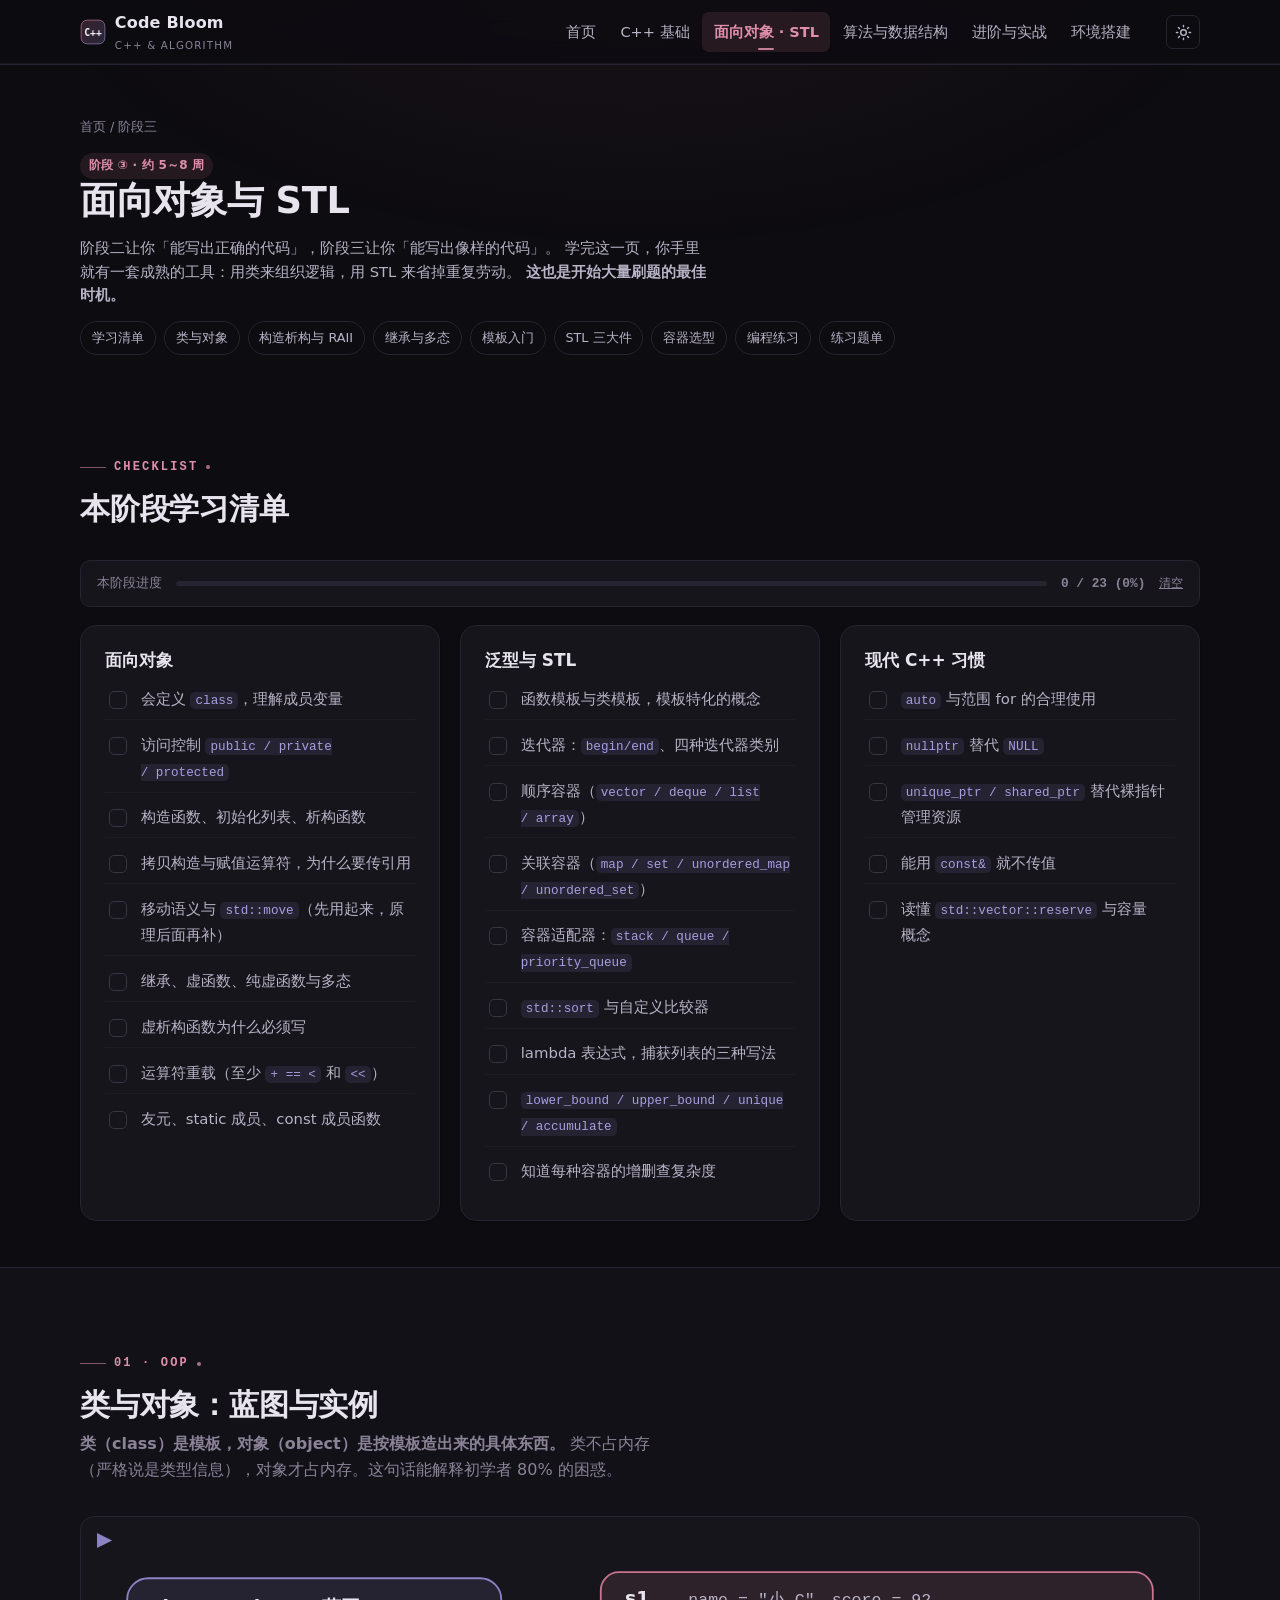
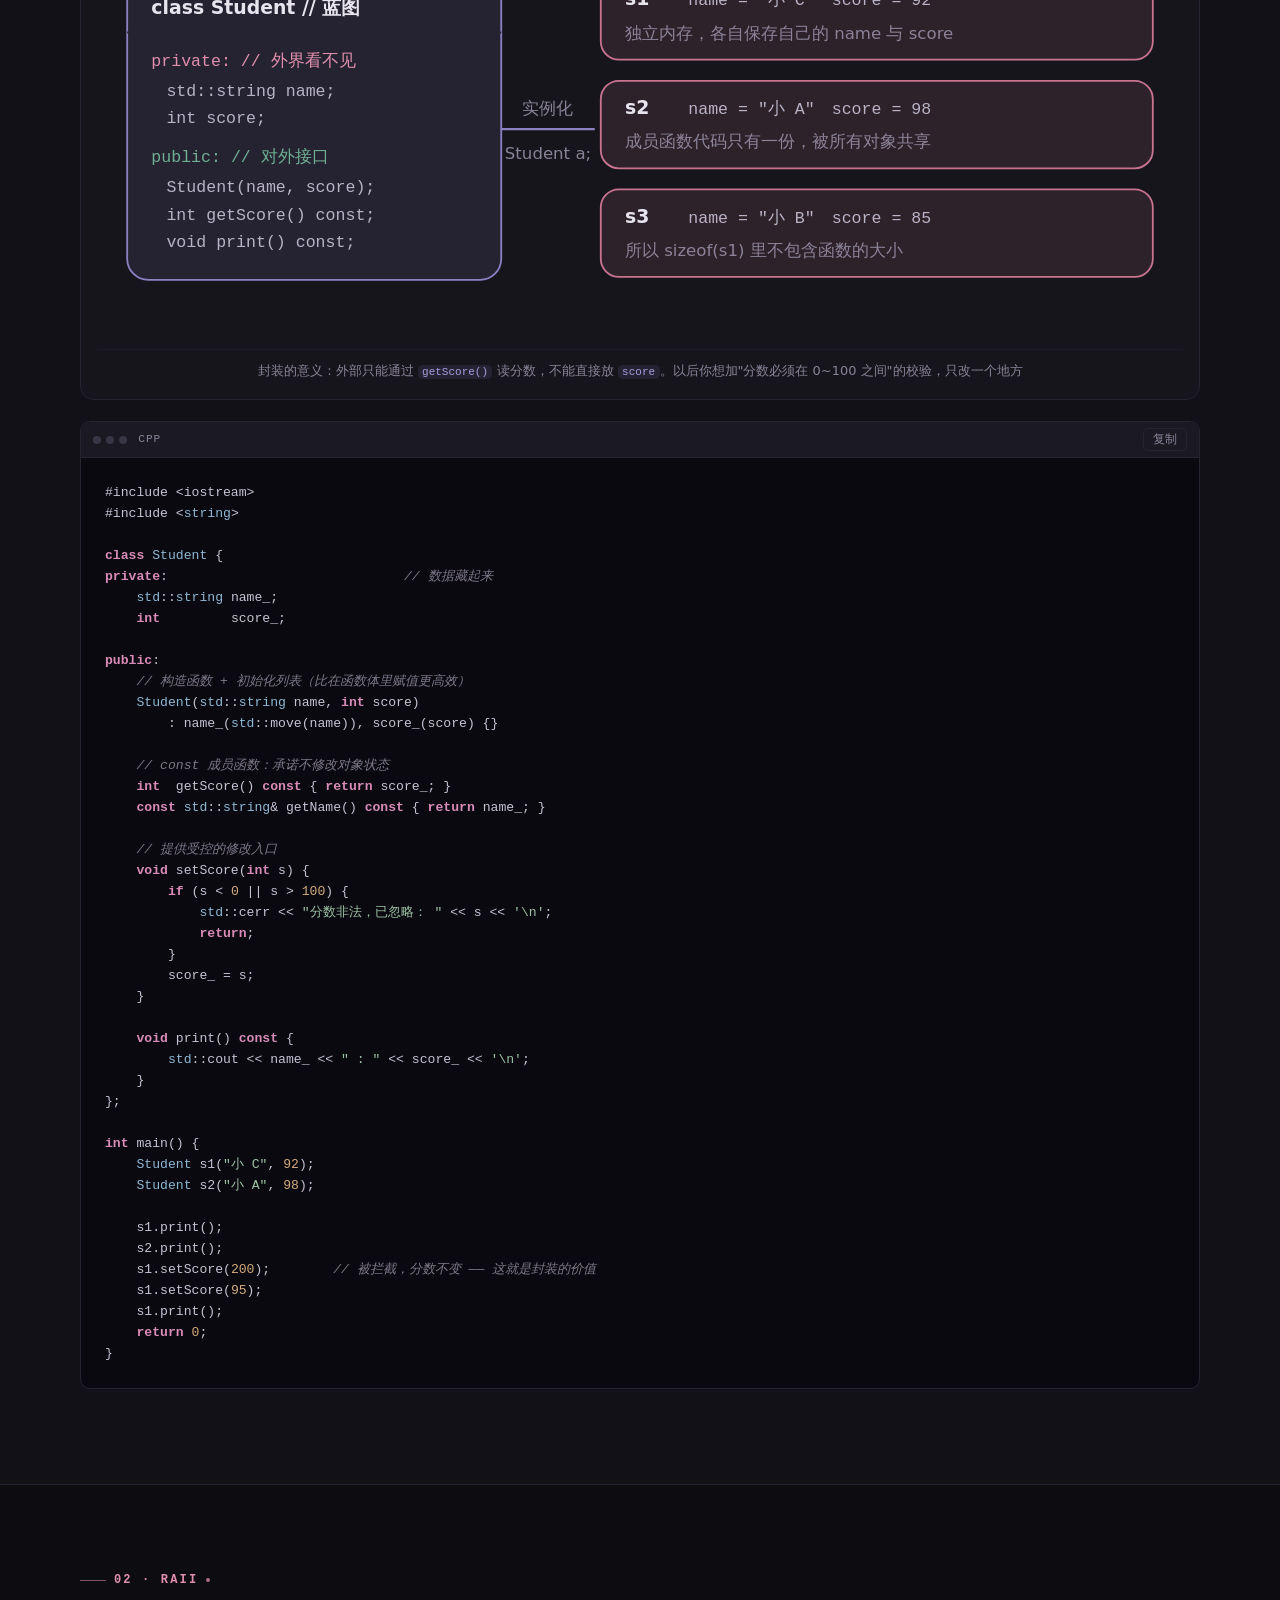
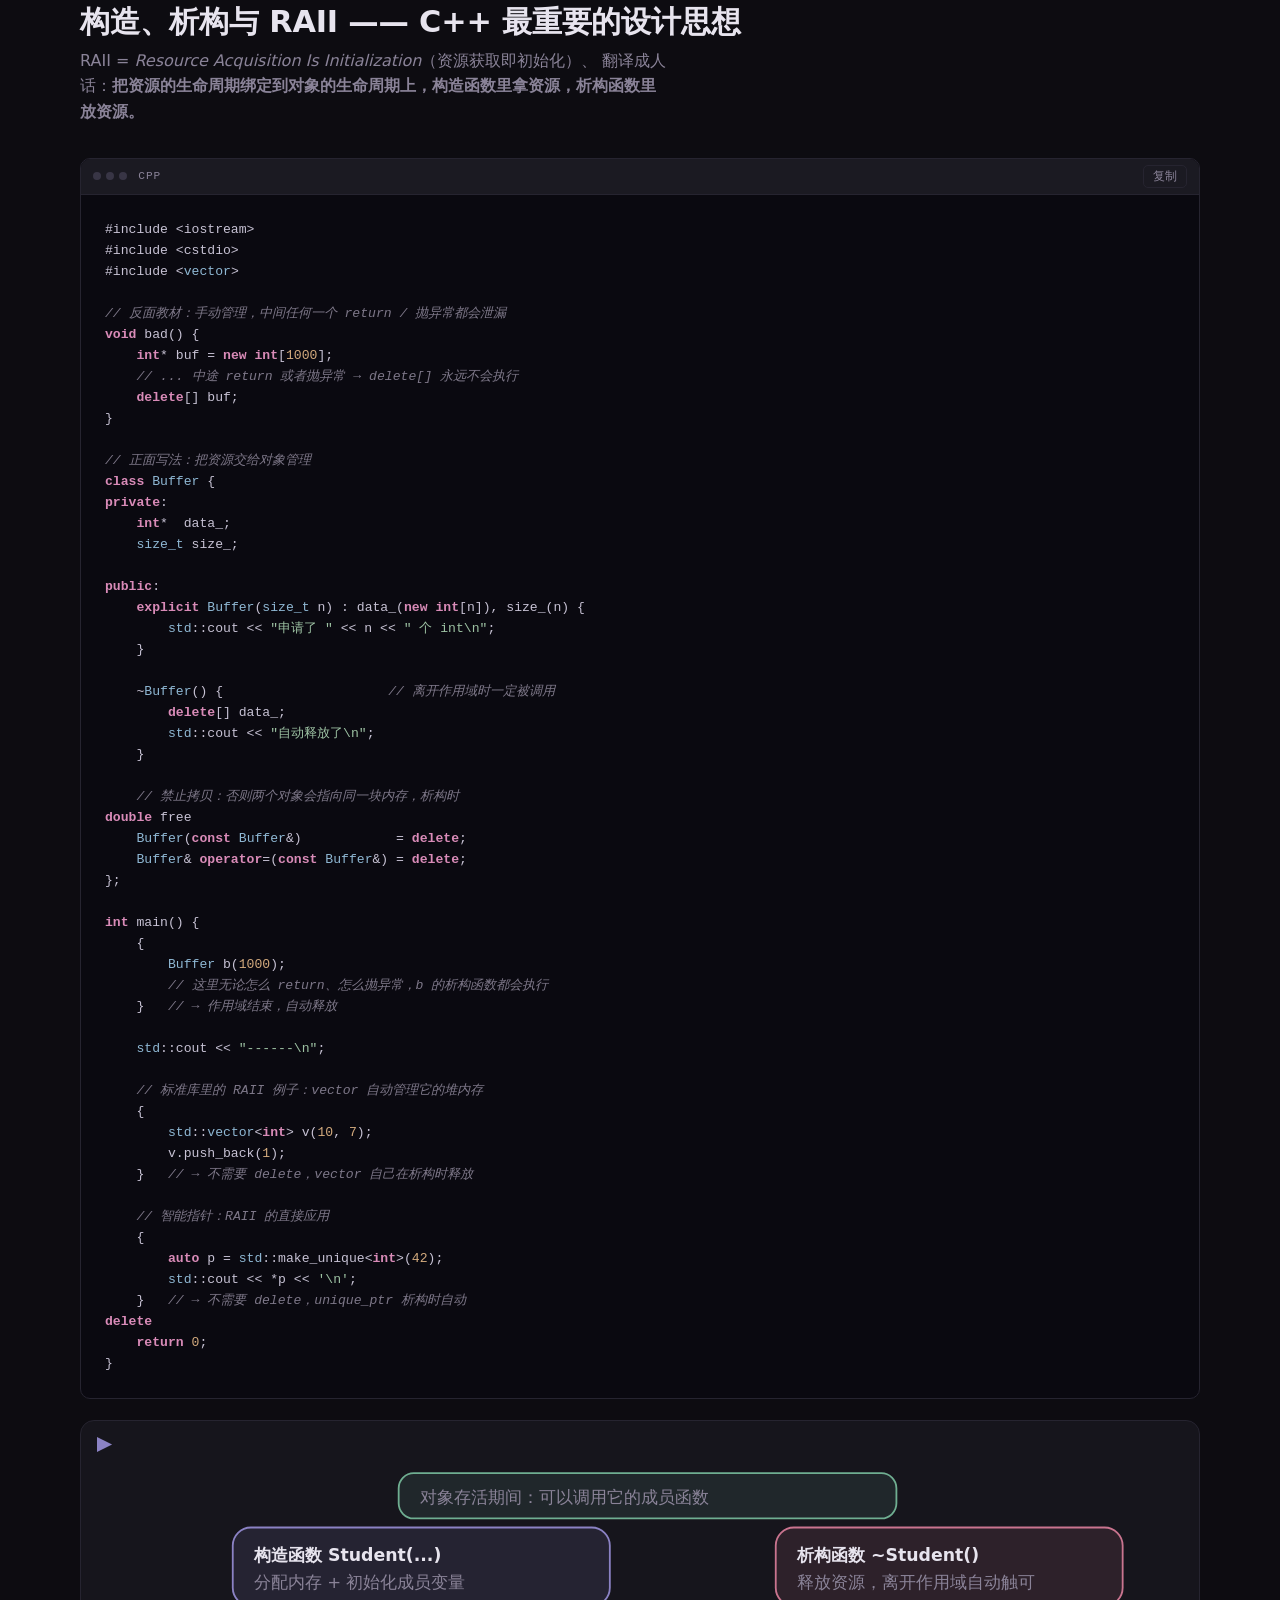
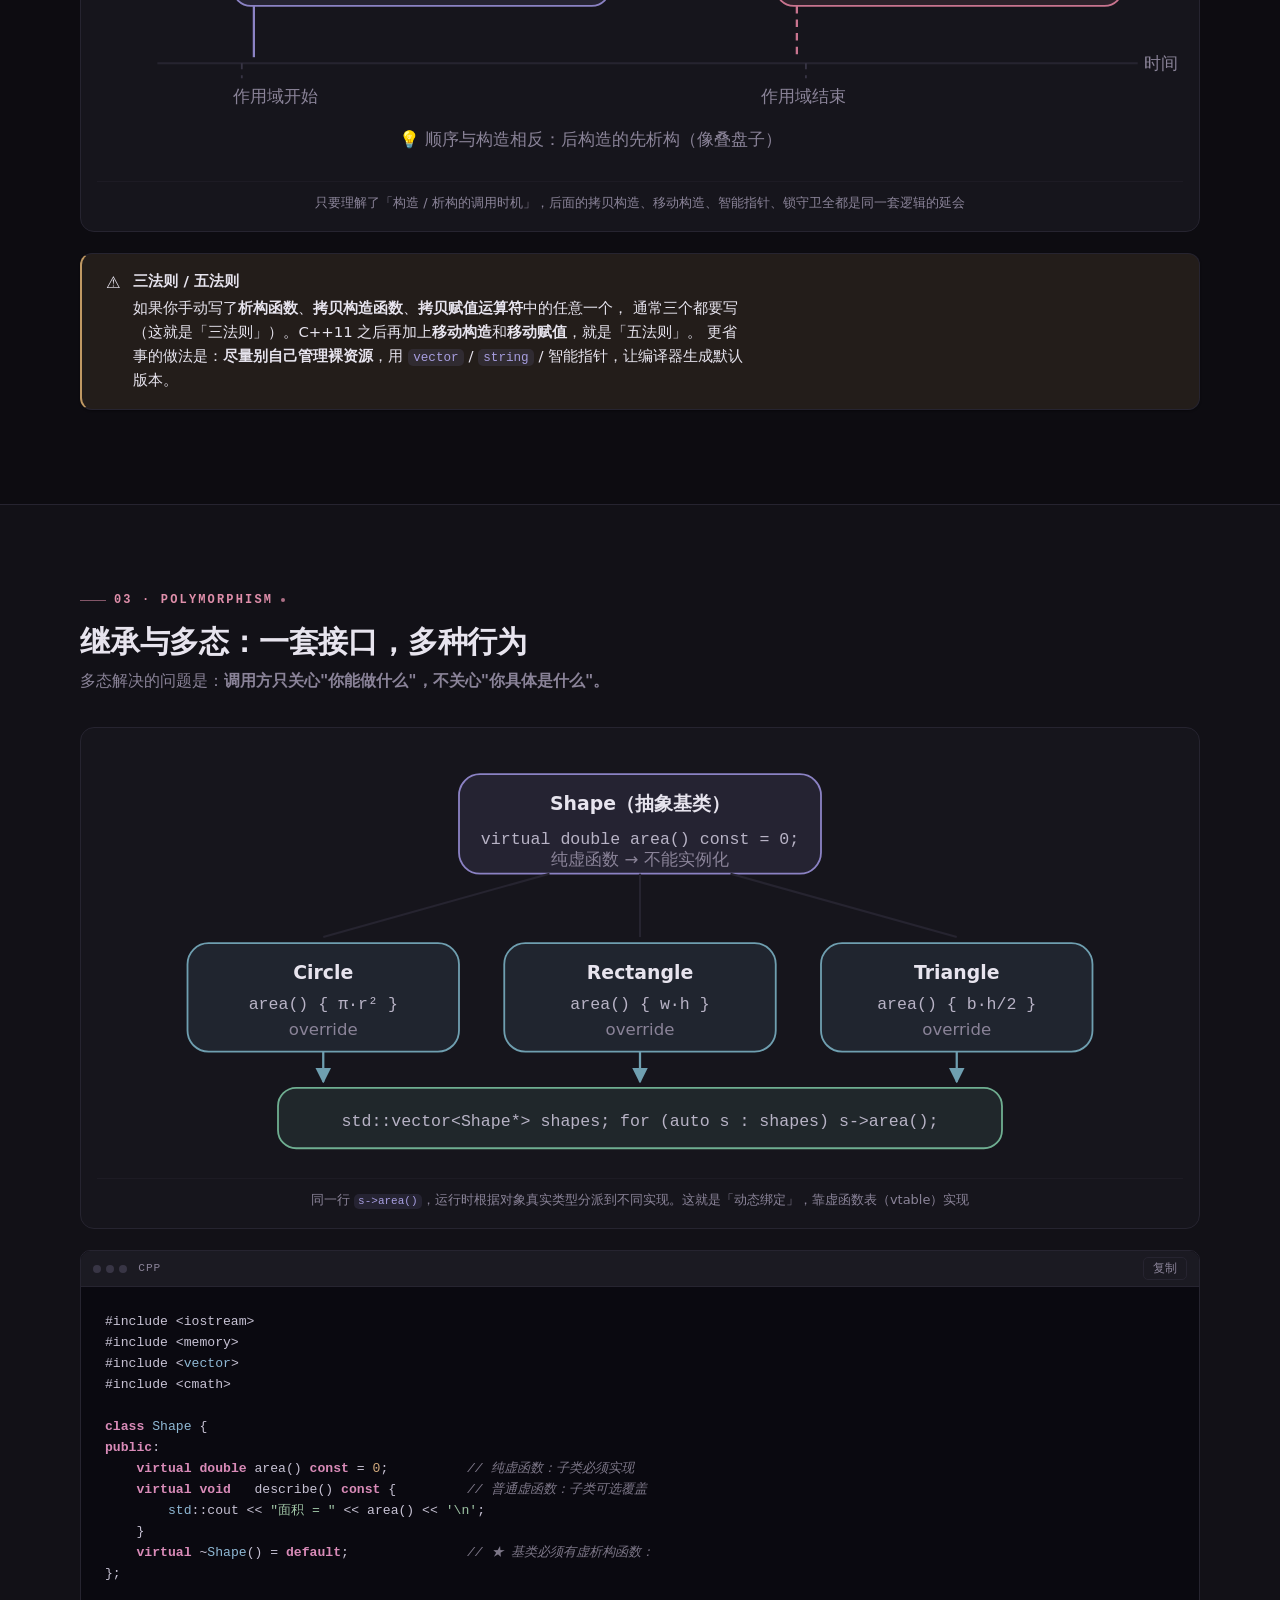
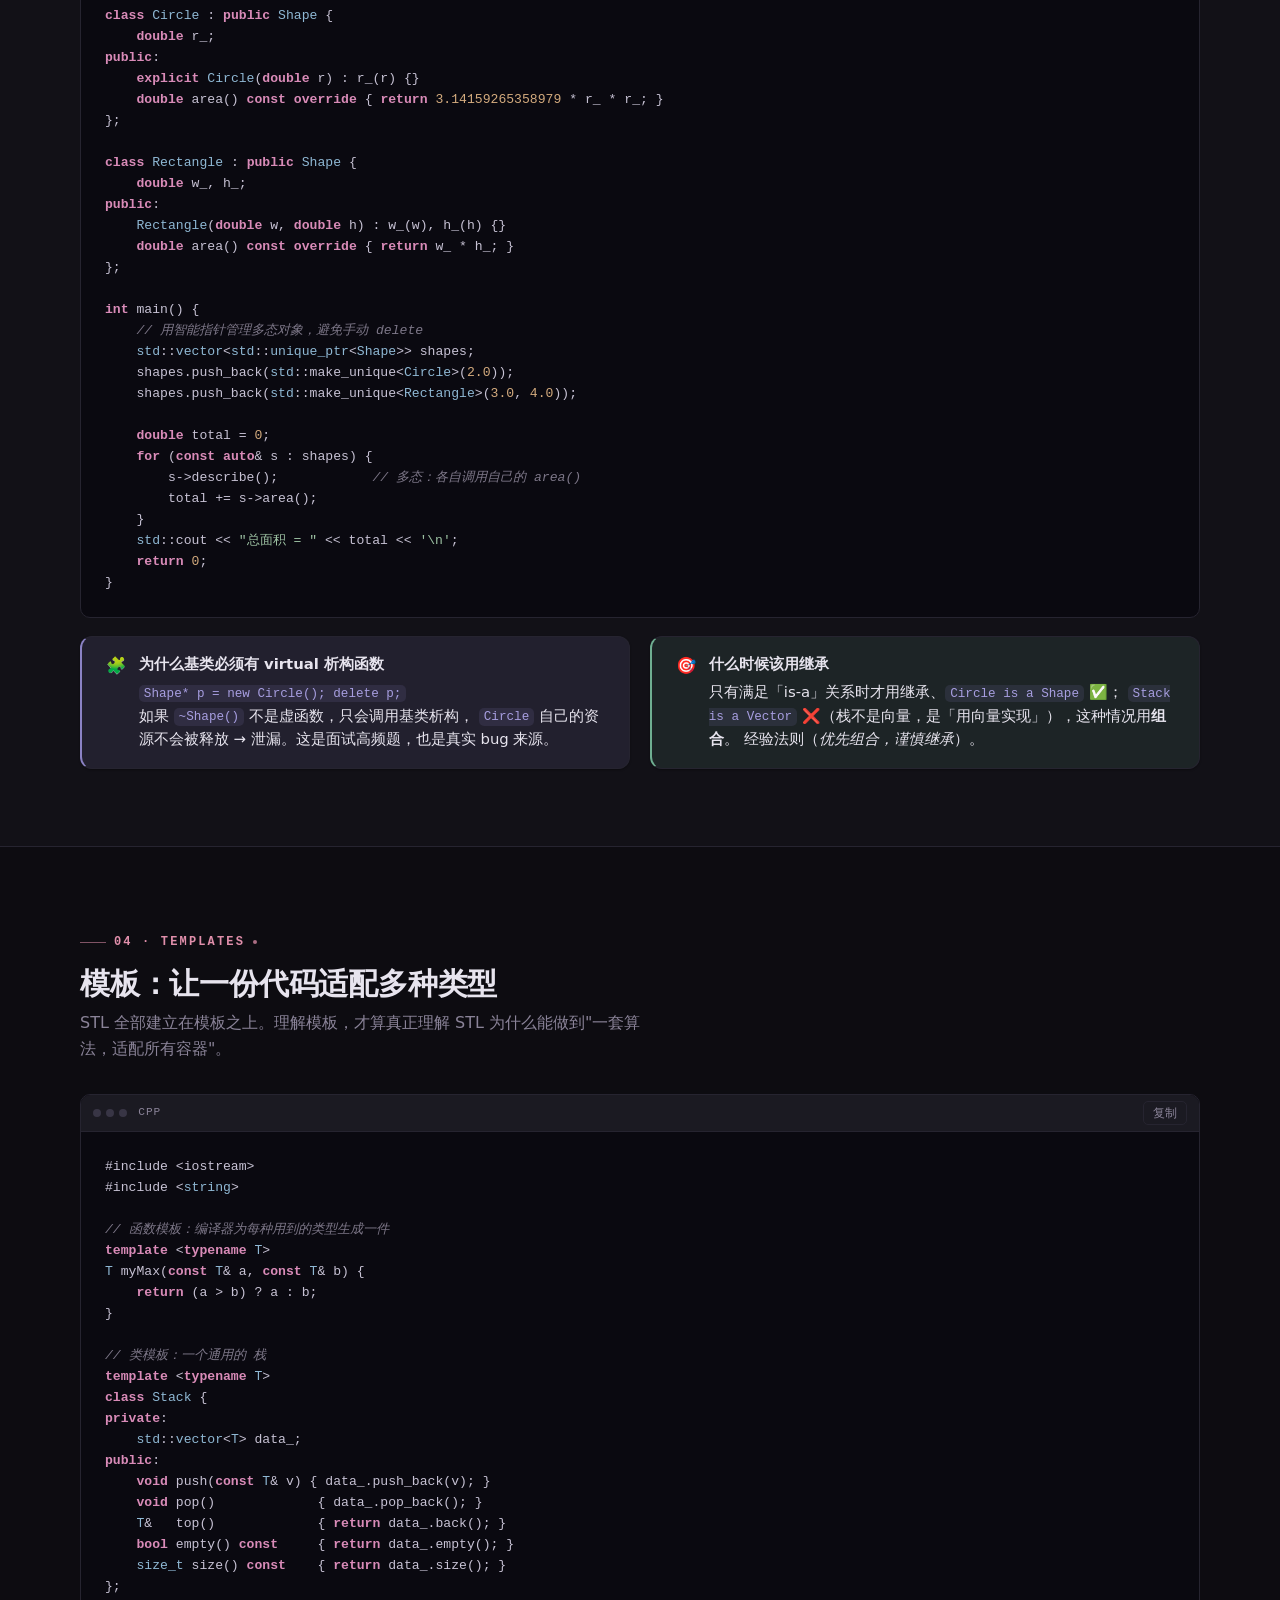
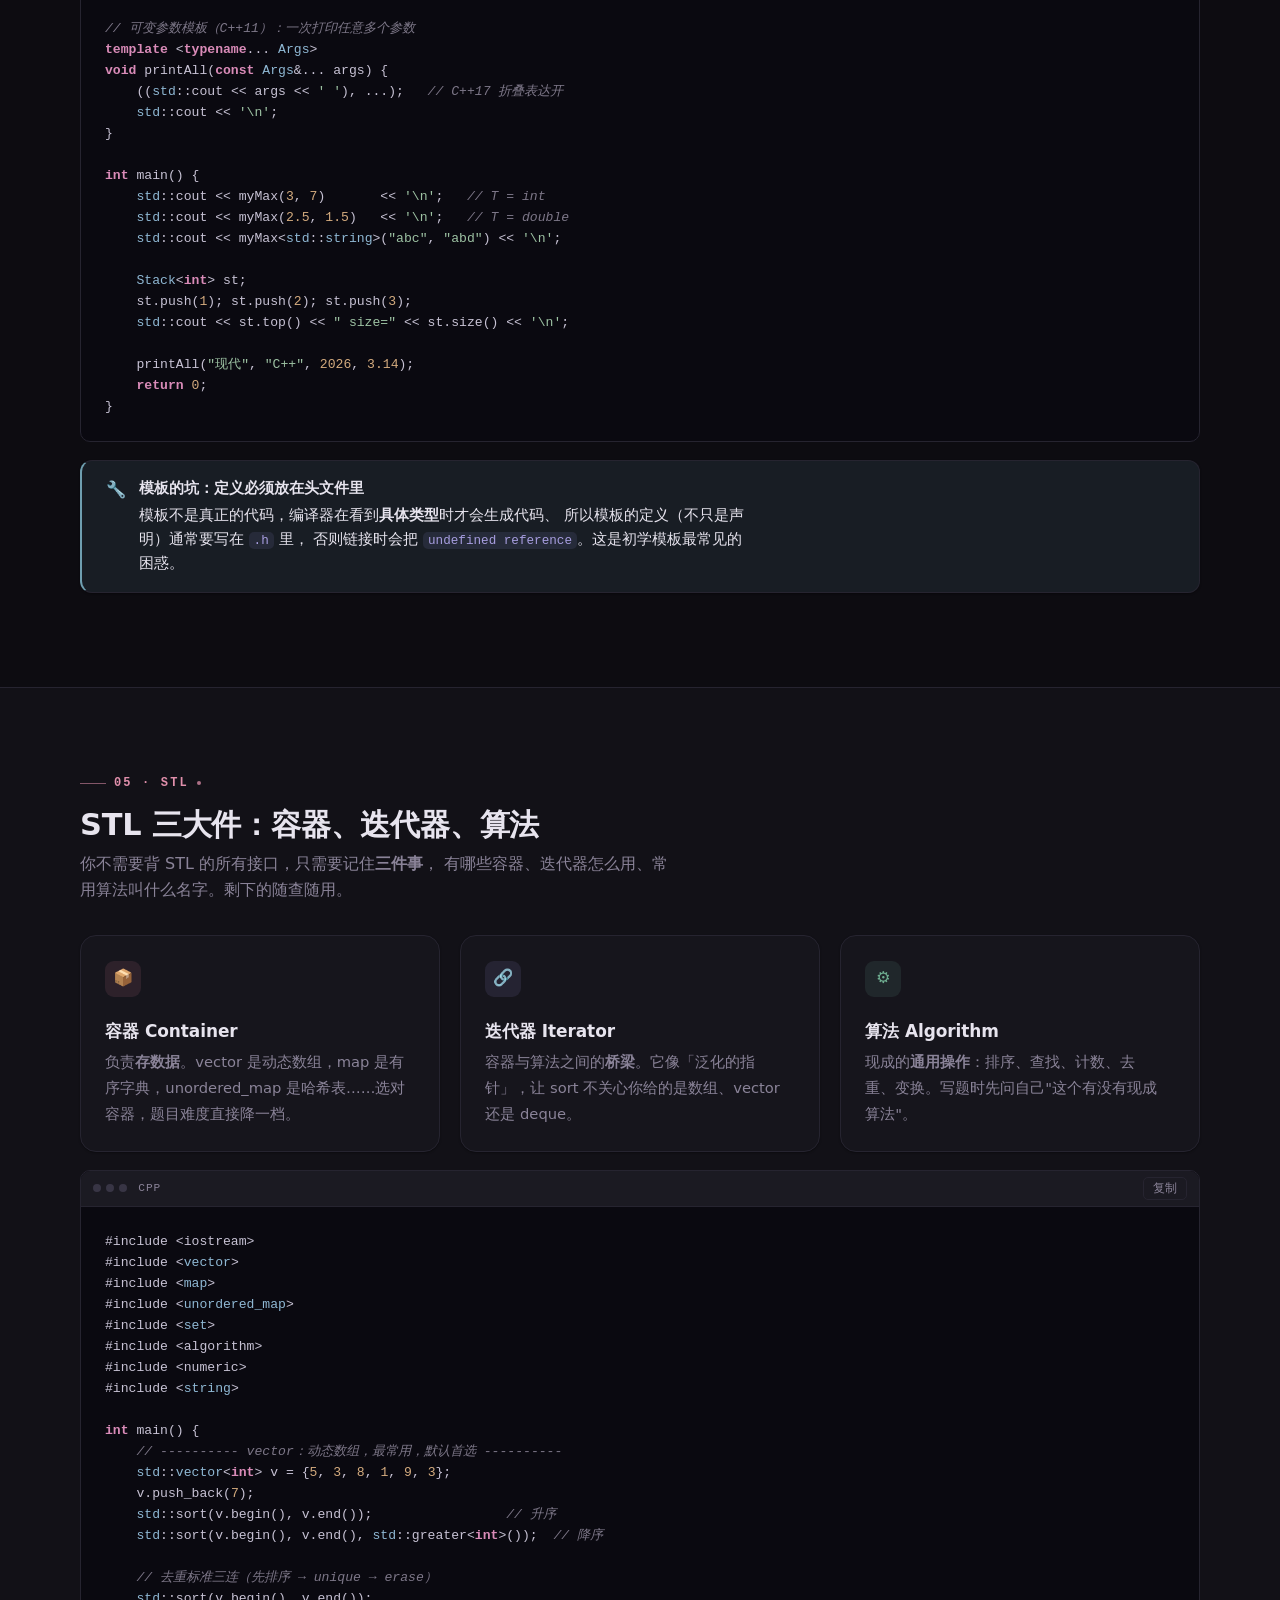
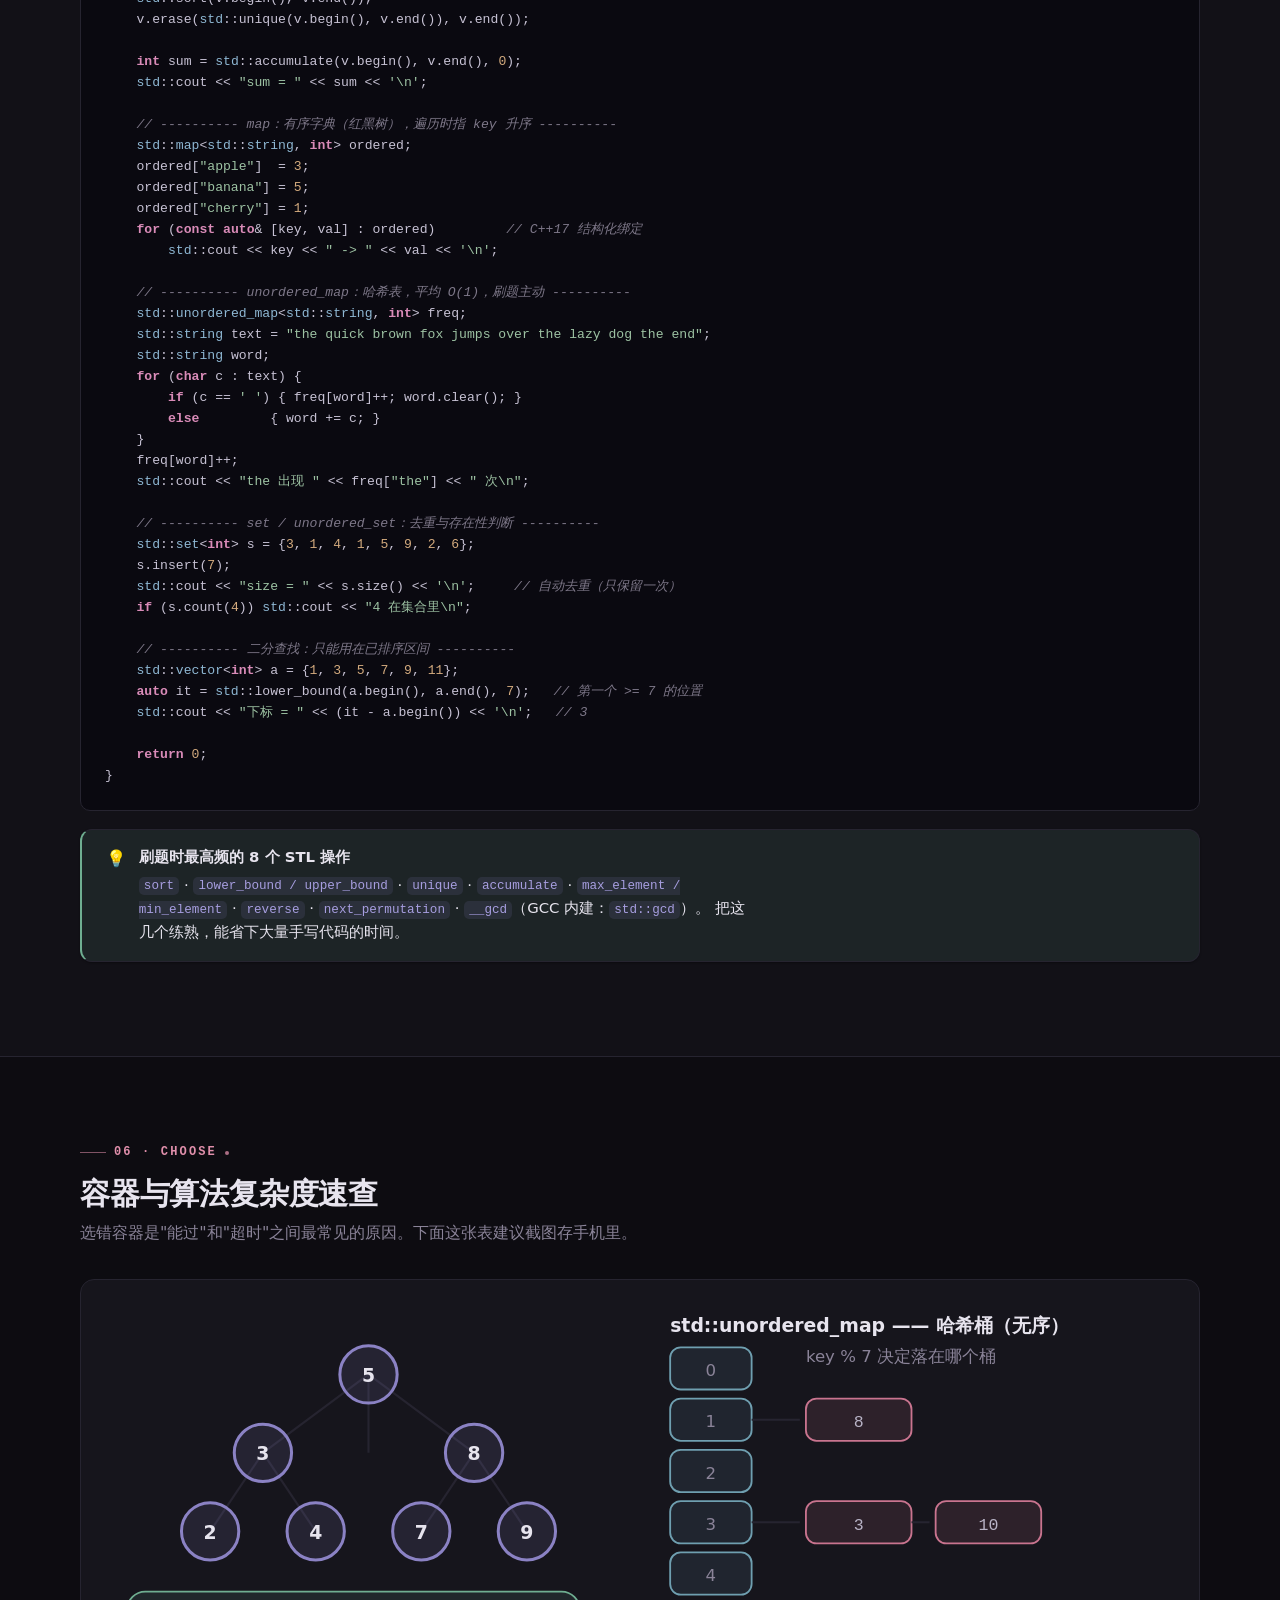
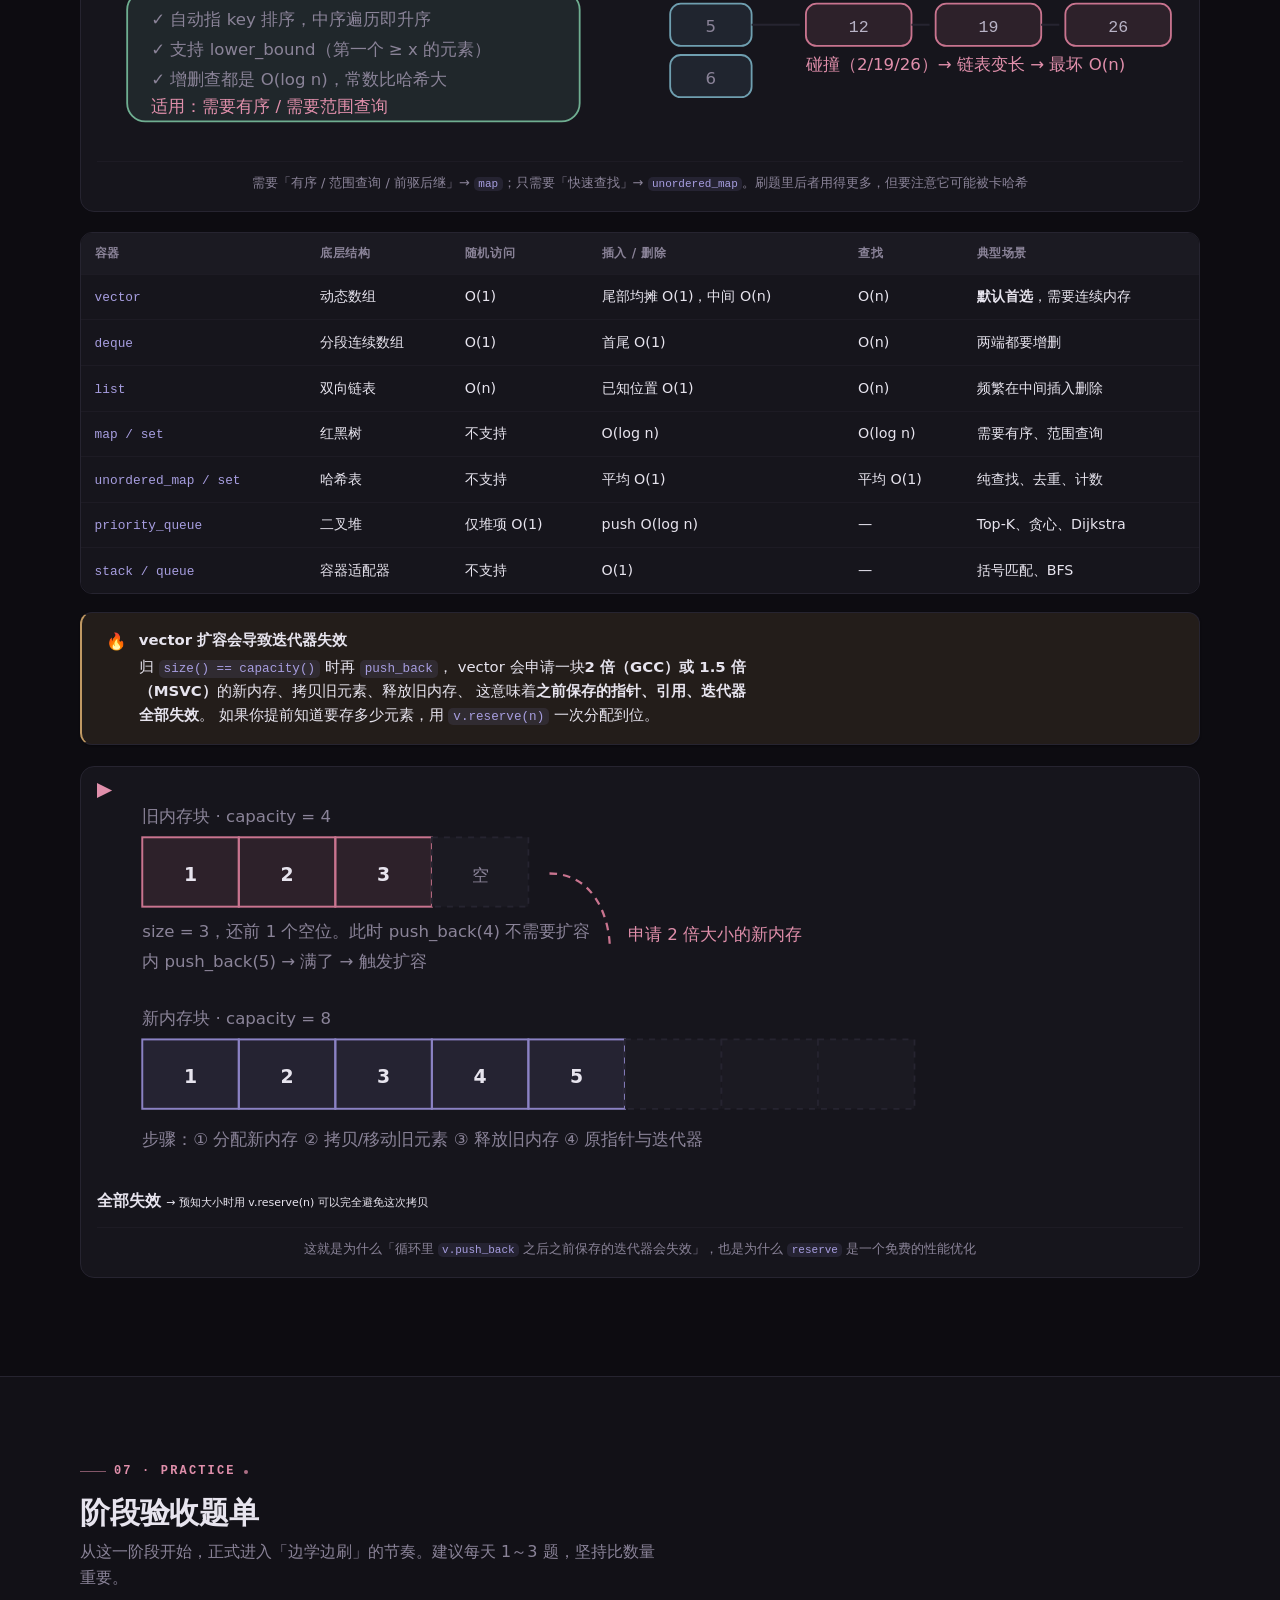
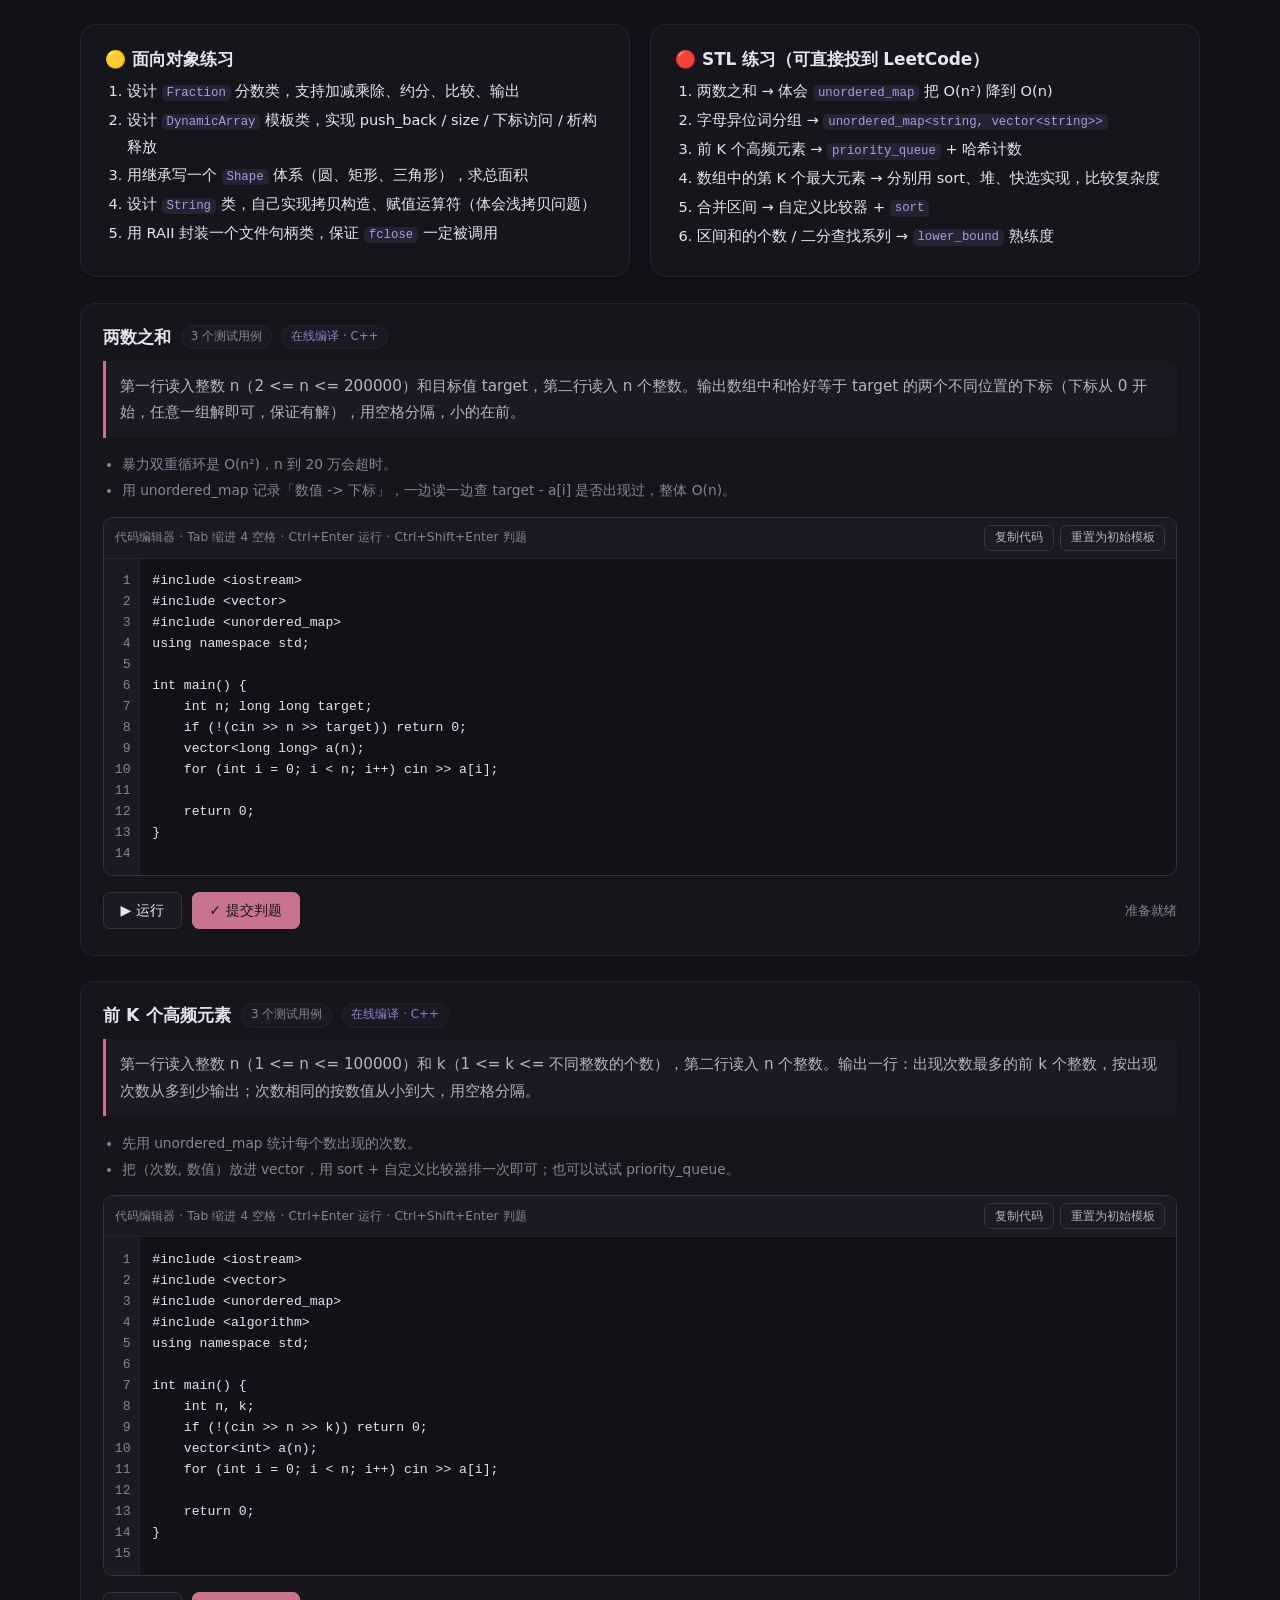
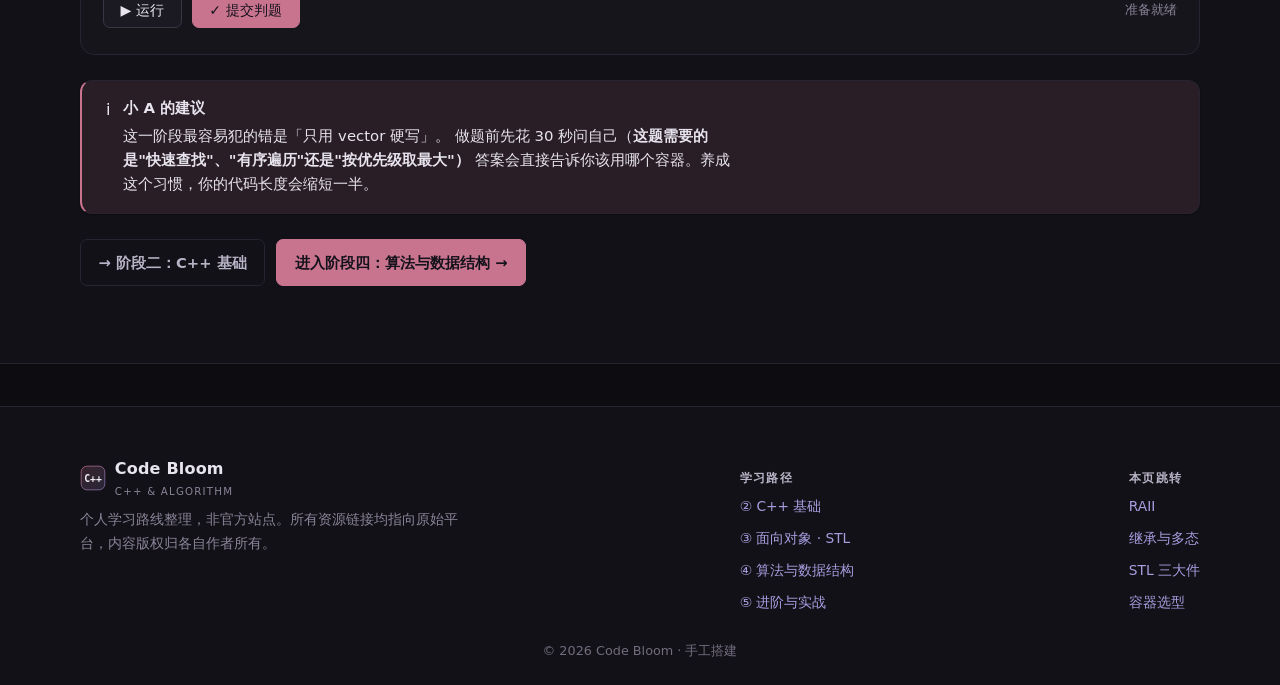
<file: oop-stl.html>
<!DOCTYPE html>
<html lang="zh-CN" data-theme="dark">
<head>
<meta charset="UTF-8">
<meta name="viewport" content="width=device-width, initial-scale=1">
<title>面向对象与 STL · 阶段三 | Code Bloom</title>
<meta name="description" content="C++ 面向对象编程与 STL 学习路径：类与对象、封装继承多态、RAII、模板、容器选型、迭代器与常用算法，含图解与代码示例。">
<link rel="icon" href="assets/img/favicon.svg" type="image/svg+xml">
<link rel="stylesheet" href="assets/css/style.css">
<link rel="stylesheet" href="assets/css/layout.css">
<link rel="stylesheet" href="assets/css/judge.css">
</head>
<body>

<header class="site-header">
  <div class="container nav-wrap">
    <a class="brand" href="index.html">
      <img src="assets/img/favicon.svg" alt="">
      <span>Code Bloom<small>C++ &amp; ALGORITHM</small></span>
    </a>
    <nav class="nav" id="nav">
      <a href="index.html">首页</a>
      <a href="basics.html">C++ 基础</a>
      <a href="oop-stl.html">面向对象 · STL</a>
      <a href="algorithms.html">算法与数据结构</a>
      <a href="advanced.html">进阶与实战</a>
      <a href="tools.html">环境搭建</a>
    </nav>
    <div class="nav-tools">
      <button class="icon-btn" id="themeBtn" type="button" aria-label="切换主题"></button>
      <button class="icon-btn nav-toggle" id="navToggle" type="button" aria-label="展开菜单">
        <svg viewBox="0 0 24 24" fill="none" stroke="currentColor" stroke-width="2.2" stroke-linecap="round"><path d="M3 6h18M3 12h18M3 18h18"/></svg>
      </button>
    </div>
  </div>
</header>

<section class="page-head">
  <div class="container">
    <p class="crumb"><a href="index.html">首页</a> / 阶段三</p>
    <span class="badge pink">阶段 ③ · 约 5～8 周</span>
    <h1>面向对象与 STL</h1>
    <p class="lead">
      阶段二让你「能写出正确的代码」，阶段三让你「能写出像样的代码」。       学完这一页，你手里就有一套成熟的工具：用类来组织逻辑，用 STL 来省掉重复劳动。       <strong>这也是开始大量刷题的最佳时机。</strong>
    </p>
    <div class="chips">
      <a href="#checklist">学习清单</a>
      <a href="#oop">类与对象</a>
      <a href="#raii">构造析构与 RAII</a>
      <a href="#inherit">继承与多态</a>
      <a href="#template">模板入门</a>
      <a href="#stl">STL 三大件</a>
      <a href="#choose">容器选型</a>
      <a href="#lab">编程练习</a>
      <a href="#practice">练习题单</a>
    </div>
  </div>
</section>

<!-- ============ 清单 ============ -->
<section class="section-sm" id="checklist">
  <div class="container">
    <div class="sec-head">
      <span class="eyebrow">Checklist</span>
      <h2>本阶段学习清单</h2>
    </div>
    <div class="progress-box" data-progress-box>
      <span class="label">本阶段进度</span>
      <span class="progress-track"><span class="progress-fill"></span></span>
      <span class="progress-num">0 / 0</span>
      <button class="reset-btn" type="button">清空</button>
    </div>

    <div class="grid grid-3">
      <div class="card">
        <h3>面向对象</h3>
        <ul class="checklist">
          <li><input type="checkbox" id="o01" data-id="o01"><label for="o01">会定义 <code class="inline">class</code>，理解成员变量</ 成员函数</label></li>
          <li><input type="checkbox" id="o02" data-id="o02"><label for="o02">访问控制 <code class="inline">public / private / protected</code></label></li>
          <li><input type="checkbox" id="o03" data-id="o03"><label for="o03">构造函数、初始化列表、析构函数</label></li>
          <li><input type="checkbox" id="o04" data-id="o04"><label for="o04">拷贝构造与赋值运算符，为什么要传引用</label></li>
          <li><input type="checkbox" id="o05" data-id="o05"><label for="o05">移动语义与 <code class="inline">std::move</code>（先用起来，原理后面再补）</label></li>
          <li><input type="checkbox" id="o06" data-id="o06"><label for="o06">继承、虚函数、纯虚函数与多态</label></li>
          <li><input type="checkbox" id="o07" data-id="o07"><label for="o07">虚析构函数为什么必须写</label></li>
          <li><input type="checkbox" id="o08" data-id="o08"><label for="o08">运算符重载（至少 <code class="inline">+ == &lt;</code> 和 <code class="inline">&lt;&lt;</code>）</label></li>
          <li><input type="checkbox" id="o09" data-id="o09"><label for="o09">友元、static 成员、const 成员函数</label></li>
        </ul>
      </div>
      <div class="card">
        <h3>泛型与 STL</h3>
        <ul class="checklist">
          <li><input type="checkbox" id="o10" data-id="o10"><label for="o10">函数模板与类模板，模板特化的概念</label></li>
          <li><input type="checkbox" id="o11" data-id="o11"><label for="o11">迭代器：<code class="inline">begin/end</code>、四种迭代器类别</label></li>
          <li><input type="checkbox" id="o12" data-id="o12"><label for="o12">顺序容器（<code class="inline">vector / deque / list / array</code>）</label></li>
          <li><input type="checkbox" id="o13" data-id="o13"><label for="o13">关联容器（<code class="inline">map / set / unordered_map / unordered_set</code>）</label></li>
          <li><input type="checkbox" id="o14" data-id="o14"><label for="o14">容器适配器：<code class="inline">stack / queue / priority_queue</code></label></li>
          <li><input type="checkbox" id="o15" data-id="o15"><label for="o15"><code class="inline">std::sort</code> 与自定义比较器</label></li>
          <li><input type="checkbox" id="o16" data-id="o16"><label for="o16">lambda 表达式，捕获列表的三种写法</label></li>
          <li><input type="checkbox" id="o17" data-id="o17"><label for="o17"><code class="inline">lower_bound / upper_bound / unique / accumulate</code></label></li>
          <li><input type="checkbox" id="o18" data-id="o18"><label for="o18">知道每种容器的增删查复杂度</label></li>
        </ul>
      </div>
      <div class="card">
        <h3>现代 C++ 习惯</h3>
        <ul class="checklist">
          <li><input type="checkbox" id="o19" data-id="o19"><label for="o19"><code class="inline">auto</code> 与范围 for 的合理使用</label></li>
          <li><input type="checkbox" id="o20" data-id="o20"><label for="o20"><code class="inline">nullptr</code> 替代 <code class="inline">NULL</code></label></li>
          <li><input type="checkbox" id="o21" data-id="o21"><label for="o21"><code class="inline">unique_ptr / shared_ptr</code> 替代裸指针管理资源</label></li>
          <li><input type="checkbox" id="o22" data-id="o22"><label for="o22">能用 <code class="inline">const&amp;</code> 就不传值</label></li>
          <li><input type="checkbox" id="o23" data-id="o23"><label for="o23">读懂 <code class="inline">std::vector::reserve</code> 与容量概念</label></li>
        </ul>
      </div>
    </div>
  </div>
</section>

<!-- ============ 类与对象 ============ -->
<section class="section" id="oop" style="background:var(--bg-2);border-block:1px solid var(--line)">
  <div class="container">
    <div class="sec-head">
      <span class="eyebrow">01 · OOP</span>
      <h2>类与对象：蓝图与实例</h2>
      <p>
        <strong>类（class）是模板，对象（object）是按模板造出来的具体东西。</strong>
        类不占内存（严格说是类型信息），对象才占内存。这句话能解释初学者 80% 的困惑。       </p>
    </div>

    <figure class="dgm">
      <svg class="dgm" viewBox="0 0 720 268" role="img" aria-label="类与对象关系：类作为蓝图，实例化出多个对象 >
        <defs>
          <marker id="ar5" viewBox="0 0 10 10" refX="9" refY="5" markerWidth="7" markerHeight="7" orient="auto">
            <path d="M0 0L10 5L0 10z" style="fill:var(--purple)" />
          </marker>
        </defs>

        <!-- 类 -->
        <rect class="box-u" x="20" y="30" width="248" height="200" rx="14"/>
        <text class="t" x="36" y="54">class Student   // 蓝图</text>
        <path class="ln" d="M20 66H268"/>

        <text class="m" x="36" y="88" style="fill:var(--pink-deep)">private:   // 外界看不见</text>
        <text class="m" x="46" y="108">std::string name;</text>
        <text class="m" x="46" y="126">int         score;</text>

        <text class="m" x="36" y="152" style="fill:var(--mint)">public:    // 对外接口</text>
        <text class="m" x="46" y="172">Student(name, score);</text>
        <text class="m" x="46" y="190">int  getScore() const;</text>
        <text class="m" x="46" y="208">void print()    const;</text>

        <!-- 箭头 -->
        <path class="ln-a" d="M268 130H330" marker-end="url(#ar5)"/>
        <text class="s" x="299" y="120" text-anchor="middle">实例化</text>
        <text class="s" x="299" y="150" text-anchor="middle">Student a;</text>

        <!-- 对象 -->
        <rect class="box-p" x="334" y="26" width="366" height="58" rx="12"/>
        <text class="t" x="350" y="48">s1</text>
        <text class="m" x="392" y="48">name = "小 C"　score = 92</text>
        <text class="s" x="350" y="70">独立内存，各自保存自己的 name 与 score</text>

        <rect class="box-p" x="334" y="98" width="366" height="58" rx="12"/>
        <text class="t" x="350" y="120">s2</text>
        <text class="m" x="392" y="120">name = "小 A"　score = 98</text>
        <text class="s" x="350" y="142">成员函数代码只有一份，被所有对象共享</text>

        <rect class="box-p" x="334" y="170" width="366" height="58" rx="12"/>
        <text class="t" x="350" y="192">s3</text>
        <text class="m" x="392" y="192">name = "小 B"　score = 85</text>
        <text class="s" x="350" y="214">所以 sizeof(s1) 里不包含函数的大小</text>
      </svg>
      <figcaption>封装的意义：外部只能通过 <code class="inline">getScore()</code> 读分数，不能直接放 <code class="inline">score</code>。以后你想加"分数必须在 0~100 之间"的校验，只改一个地方</figcaption>
    </figure>

<pre class="code" data-lang="cpp"><code>
#include &lt;iostream&gt;
#include &lt;string&gt;

class Student {
private:                              // 数据藏起来
    std::string name_;
    int         score_;

public:
    // 构造函数 + 初始化列表（比在函数体里赋值更高效）
    Student(std::string name, int score)
        : name_(std::move(name)), score_(score) {}

    // const 成员函数：承诺不修改对象状态
    int  getScore() const { return score_; }
    const std::string&amp; getName() const { return name_; }

    // 提供受控的修改入口
    void setScore(int s) {
        if (s &lt; 0 || s &gt; 100) {
            std::cerr &lt;&lt; "分数非法，已忽略： " &lt;&lt; s &lt;&lt; '\n';
            return;
        }
        score_ = s;
    }

    void print() const {
        std::cout &lt;&lt; name_ &lt;&lt; " : " &lt;&lt; score_ &lt;&lt; '\n';
    }
};

int main() {
    Student s1("小 C", 92);
    Student s2("小 A", 98);

    s1.print();
    s2.print();
    s1.setScore(200);        // 被拦截，分数不变 —— 这就是封装的价值
    s1.setScore(95);
    s1.print();
    return 0;
}
</code></pre>
  </div>
</section>

<!-- ============ RAII ============ -->
<section class="section" id="raii">
  <div class="container">
    <div class="sec-head">
      <span class="eyebrow">02 · RAII</span>
      <h2>构造、析构与 RAII —— C++ 最重要的设计思想</h2>
      <p>
        RAII = <em>Resource Acquisition Is Initialization</em>（资源获取即初始化）、         翻译成人话：<strong>把资源的生命周期绑定到对象的生命周期上，构造函数里拿资源，析构函数里放资源。</strong>
      </p>
    </div>

<pre class="code" data-lang="cpp"><code>
#include &lt;iostream&gt;
#include &lt;cstdio&gt;
#include &lt;vector&gt;

// 反面教材：手动管理，中间任何一个 return / 抛异常都会泄漏
void bad() {
    int* buf = new int[1000];
    // ... 中途 return 或者抛异常 → delete[] 永远不会执行
    delete[] buf;
}

// 正面写法：把资源交给对象管理
class Buffer {
private:
    int*  data_;
    size_t size_;

public:
    explicit Buffer(size_t n) : data_(new int[n]), size_(n) {
        std::cout &lt;&lt; "申请了 " &lt;&lt; n &lt;&lt; " 个 int\n";
    }

    ~Buffer() {                     // 离开作用域时一定被调用
        delete[] data_;
        std::cout &lt;&lt; "自动释放了\n";
    }

    // 禁止拷贝：否则两个对象会指向同一块内存，析构时
double free
    Buffer(const Buffer&amp;)            = delete;
    Buffer&amp; operator=(const Buffer&amp;) = delete;
};

int main() {
    {
        Buffer b(1000);
        // 这里无论怎么 return、怎么抛异常，b 的析构函数都会执行
    }   // → 作用域结束，自动释放

    std::cout &lt;&lt; "------\n";

    // 标准库里的 RAII 例子：vector 自动管理它的堆内存
    {
        std::vector&lt;int&gt; v(10, 7);
        v.push_back(1);
    }   // → 不需要 delete，vector 自己在析构时释放

    // 智能指针：RAII 的直接应用
    {
        auto p = std::make_unique&lt;int&gt;(42);
        std::cout &lt;&lt; *p &lt;&lt; '\n';
    }   // → 不需要 delete，unique_ptr 析构时自动
delete
    return 0;
}
</code></pre>

    <figure class="dgm">
      <svg class="dgm" viewBox="0 0 720 220" role="img" aria-label="对象生命周期：构造与析构的调用时最 >
        <defs>
          <marker id="ar6" viewBox="0 0 10 10" refX="9" refY="5" markerWidth="7" markerHeight="7" orient="auto">
            <path d="M0 0L10 5L0 10z" style="fill:var(--purple)" />
          </marker>
        </defs>
        <path class="ln" d="M40 150H690" marker-end="url(#ar6)"/>
        <text class="s" x="694" y="154">时间</text>

        <rect class="box-u" x="90" y="60" width="250" height="52" rx="12"/>
        <text class="t" x="104" y="82" style="font-size:11.5px">构造函数 Student(...)</text>
        <text class="s" x="104" y="100">分配内存 + 初始化成员变量</text>
        <path class="ln-a" d="M104 112V146"/>

        <rect class="box-m" x="200" y="24" width="330" height="30" rx="10"/>
        <text class="s" x="214" y="44">对象存活期间：可以调用它的成员函数</text>

        <rect class="box-p" x="450" y="60" width="230" height="52" rx="12"/>
        <text class="t" x="464" y="82" style="font-size:11.5px">析构函数 ~Student()</text>
        <text class="s" x="464" y="100">释放资源，离开作用域自动触可</text>
        <path class="ln-p" d="M464 112V146"/>

        <text class="s" x="90" y="176">作用域开始</text>
        <text class="s" x="440" y="176">作用域结束</text>
        <path class="dash" d="M96 150V160M470 150V160"/>

        <text class="s" x="200" y="204">💡 顺序与构造相反：后构造的先析构（像叠盘子）</text>
      </svg>
      <figcaption>只要理解了「构造 / 析构的调用时机」，后面的拷贝构造、移动构造、智能指针、锁守卫全都是同一套逻辑的延会</figcaption>
    </figure>

    <div class="callout warn">
      <span class="ci">⚠️</span>
      <div>
        <span class="ct">三法则 / 五法则</span>
        <p style="margin:0">
          如果你手动写了<strong>析构函数</strong>、<strong>拷贝构造函数</strong>、<strong>拷贝赋值运算符</strong>中的任意一个，
          通常三个都要写（这就是「三法则」）。C++11 之后再加上<strong>移动构造</strong>和<strong>移动赋值</strong>，就是「五法则」。           更省事的做法是：<strong>尽量别自己管理裸资源</strong>，用 <code class="inline">vector</code> / <code class="inline">string</code> / 智能指针，让编译器生成默认版本。         </p>
      </div>
    </div>
  </div>
</section>

<!-- ============ 继承与多态 ============ -->
<section class="section" id="inherit" style="background:var(--bg-2);border-block:1px solid var(--line)">
  <div class="container">
    <div class="sec-head">
      <span class="eyebrow">03 · Polymorphism</span>
      <h2>继承与多态：一套接口，多种行为</h2>
      <p>多态解决的问题是：<strong>调用方只关心"你能做什么"，不关心"你具体是什么"。</strong></p>
    </div>

    <figure class="dgm">
      <svg class="dgm" viewBox="0 0 720 280" role="img" aria-label="继承与多态：基类指针指向不同派生类对象，调用同一接口产生不同行为">
        <defs>
          <marker id="ar7" viewBox="0 0 10 10" refX="9" refY="5" markerWidth="7" markerHeight="7" orient="auto">
            <path d="M0 0L10 5L0 10z" style="fill:var(--cyan)" />
          </marker>
        </defs>

        <!-- 基类 -->
        <rect class="box-u" x="240" y="20" width="240" height="66" rx="14"/>
        <text class="t" x="360" y="44" text-anchor="middle">Shape（抽象基类）</text>
        <text class="m" x="360" y="66" text-anchor="middle">virtual double area() const = 0;</text>
        <text class="s" x="360" y="80" text-anchor="middle">纯虚函数 → 不能实例化</text>

        <path class="ln" d="M300 86L150 128"/>
        <path class="ln" d="M360 86V128"/>
        <path class="ln" d="M420 86L570 128"/>

        <!-- 派生类 -->
        <rect class="box-c" x="60" y="132" width="180" height="72" rx="14"/>
        <text class="t" x="150" y="156" text-anchor="middle">Circle</text>
        <text class="m" x="150" y="176" text-anchor="middle">area() { π·r² }</text>
        <text class="s" x="150" y="193" text-anchor="middle">override</text>

        <rect class="box-c" x="270" y="132" width="180" height="72" rx="14"/>
        <text class="t" x="360" y="156" text-anchor="middle">Rectangle</text>
        <text class="m" x="360" y="176" text-anchor="middle">area() { w·h }</text>
        <text class="s" x="360" y="193" text-anchor="middle">override</text>

        <rect class="box-c" x="480" y="132" width="180" height="72" rx="14"/>
        <text class="t" x="570" y="156" text-anchor="middle">Triangle</text>
        <text class="m" x="570" y="176" text-anchor="middle">area() { b·h/2 }</text>
        <text class="s" x="570" y="193" text-anchor="middle">override</text>

        <!-- 统一调用 -->
        <rect class="box-m" x="120" y="228" width="480" height="40" rx="12"/>
        <text class="m" x="360" y="253" text-anchor="middle">std::vector&lt;Shape*&gt; shapes;  for (auto s : shapes) s-&gt;area();</text>
        <path class="ln-c" d="M150 204V224" marker-end="url(#ar7)"/>
        <path class="ln-c" d="M360 204V224" marker-end="url(#ar7)"/>
        <path class="ln-c" d="M570 204V224" marker-end="url(#ar7)"/>
      </svg>
      <figcaption>同一行 <code class="inline">s-&gt;area()</code>，运行时根据对象真实类型分派到不同实现。这就是「动态绑定」，靠虚函数表（vtable）实现</figcaption>
    </figure>

<pre class="code" data-lang="cpp"><code>
#include &lt;iostream&gt;
#include &lt;memory&gt;
#include &lt;vector&gt;
#include &lt;cmath&gt;

class Shape {
public:
    virtual double area() const = 0;          // 纯虚函数：子类必须实现
    virtual void   describe() const {         // 普通虚函数：子类可选覆盖
        std::cout &lt;&lt; "面积 = " &lt;&lt; area() &lt;&lt; '\n';
    }
    virtual ~Shape() = default;               // ★ 基类必须有虚析构函数：
};

class Circle : public Shape {
    double r_;
public:
    explicit Circle(double r) : r_(r) {}
    double area() const override { return 3.14159265358979 * r_ * r_; }
};

class Rectangle : public Shape {
    double w_, h_;
public:
    Rectangle(double w, double h) : w_(w), h_(h) {}
    double area() const override { return w_ * h_; }
};

int main() {
    // 用智能指针管理多态对象，避免手动 delete
    std::vector&lt;std::unique_ptr&lt;Shape&gt;&gt; shapes;
    shapes.push_back(std::make_unique&lt;Circle&gt;(2.0));
    shapes.push_back(std::make_unique&lt;Rectangle&gt;(3.0, 4.0));

    double total = 0;
    for (const auto&amp; s : shapes) {
        s-&gt;describe();            // 多态：各自调用自己的 area()
        total += s-&gt;area();
    }
    std::cout &lt;&lt; "总面积 = " &lt;&lt; total &lt;&lt; '\n';
    return 0;
}
</code></pre>

    <div class="grid grid-2">
      <div class="callout" style="margin:0">
        <span class="ci">🧩</span>
        <div>
          <span class="ct">为什么基类必须有 virtual 析构函数</span>
          <p style="margin:0">
            <code class="inline">Shape* p = new Circle(); delete p;</code><br>
            如果 <code class="inline">~Shape()</code> 不是虚函数，只会调用基类析构，             <code class="inline">Circle</code> 自己的资源不会被释放 → 泄漏。这是面试高频题，也是真实 bug 来源。           </p>
        </div>
      </div>
      <div class="callout tip" style="margin:0">
        <span class="ci">🎯</span>
        <div>
          <span class="ct">什么时候该用继承</span>
          <p style="margin:0">
            只有满足「is-a」关系时才用继承、<code class="inline">Circle is a Shape</code> ✅；
            <code class="inline">Stack is a Vector</code> ❌（栈不是向量，是「用向量实现」），这种情况用<strong>组合</strong>。             经验法则（<em>优先组合，谨慎继承</em>）。           </p>
        </div>
      </div>
    </div>
  </div>
</section>

<!-- ============ 模板 ============ -->
<section class="section" id="template">
  <div class="container">
    <div class="sec-head">
      <span class="eyebrow">04 · Templates</span>
      <h2>模板：让一份代码适配多种类型</h2>
      <p>STL 全部建立在模板之上。理解模板，才算真正理解 STL 为什么能做到"一套算法，适配所有容器"。</p>
    </div>

<pre class="code" data-lang="cpp"><code>
#include &lt;iostream&gt;
#include &lt;string&gt;

// 函数模板：编译器为每种用到的类型生成一件
template &lt;typename T&gt;
T myMax(const T&amp; a, const T&amp; b) {
    return (a &gt; b) ? a : b;
}

// 类模板：一个通用的 栈 
template &lt;typename T&gt;
class Stack {
private:
    std::vector&lt;T&gt; data_;
public:
    void push(const T&amp; v) { data_.push_back(v); }
    void pop()             { data_.pop_back(); }
    T&amp;   top()             { return data_.back(); }
    bool empty() const     { return data_.empty(); }
    size_t size() const    { return data_.size(); }
};

// 可变参数模板（C++11）：一次打印任意多个参数
template &lt;typename... Args&gt;
void printAll(const Args&amp;... args) {
    ((std::cout &lt;&lt; args &lt;&lt; ' '), ...);   // C++17 折叠表达开
    std::cout &lt;&lt; '\n';
}

int main() {
    std::cout &lt;&lt; myMax(3, 7)       &lt;&lt; '\n';   // T = int
    std::cout &lt;&lt; myMax(2.5, 1.5)   &lt;&lt; '\n';   // T = double
    std::cout &lt;&lt; myMax&lt;std::string&gt;("abc", "abd") &lt;&lt; '\n';

    Stack&lt;int&gt; st;
    st.push(1); st.push(2); st.push(3);
    std::cout &lt;&lt; st.top() &lt;&lt; " size=" &lt;&lt; st.size() &lt;&lt; '\n';

    printAll("现代", "C++", 2026, 3.14);
    return 0;
}
</code></pre>

    <div class="callout info">
      <span class="ci">🔧</span>
      <div>
        <span class="ct">模板的坑：定义必须放在头文件里</span>
        <p style="margin:0">
          模板不是真正的代码，编译器在看到<strong>具体类型</strong>时才会生成代码、           所以模板的定义（不只是声明）通常要写在 <code class="inline">.h</code> 里，
          否则链接时会把 <code class="inline">undefined reference</code>。这是初学模板最常见的困惑。         </p>
      </div>
    </div>
  </div>
</section>

<!-- ============ STL ============ -->
<section class="section" id="stl" style="background:var(--bg-2);border-block:1px solid var(--line)">
  <div class="container">
    <div class="sec-head">
      <span class="eyebrow">05 · STL</span>
      <h2>STL 三大件：容器、迭代器、算法</h2>
      <p>
        你不需要背 STL 的所有接口，只需要记住<strong>三件事</strong>，         有哪些容器、迭代器怎么用、常用算法叫什么名字。剩下的随查随用。       </p>
    </div>

    <div class="grid grid-3">
      <div class="card">
        <div class="icon-badge pink">📦</div>
        <h3>容器 Container</h3>
        <p style="font-size:.92rem;color:var(--muted);margin:0">负责<strong>存数据</strong>。vector 是动态数组，map 是有序字典，unordered_map 是哈希表……选对容器，题目难度直接降一档。</p>
      </div>
      <div class="card">
        <div class="icon-badge">🔗</div>
        <h3>迭代器 Iterator</h3>
        <p style="font-size:.92rem;color:var(--muted);margin:0">容器与算法之间的<strong>桥梁</strong>。它像「泛化的指针」，让 sort 不关心你给的是数组、vector 还是 deque。</p>
      </div>
      <div class="card">
        <div class="icon-badge mint">⚙️</div>
        <h3>算法 Algorithm</h3>
        <p style="font-size:.92rem;color:var(--muted);margin:0">现成的<strong>通用操作</strong>：排序、查找、计数、去重、变换。写题时先问自己"这个有没有现成算法"。</p>
      </div>
    </div>

<pre class="code" data-lang="cpp"><code>
#include &lt;iostream&gt;
#include &lt;vector&gt;
#include &lt;map&gt;
#include &lt;unordered_map&gt;
#include &lt;set&gt;
#include &lt;algorithm&gt;
#include &lt;numeric&gt;
#include &lt;string&gt;

int main() {
    // ---------- vector：动态数组，最常用，默认首选 ----------
    std::vector&lt;int&gt; v = {5, 3, 8, 1, 9, 3};
    v.push_back(7);
    std::sort(v.begin(), v.end());                 // 升序
    std::sort(v.begin(), v.end(), std::greater&lt;int&gt;());  // 降序

    // 去重标准三连（先排序 → unique → erase）
    std::sort(v.begin(), v.end());
    v.erase(std::unique(v.begin(), v.end()), v.end());

    int sum = std::accumulate(v.begin(), v.end(), 0);
    std::cout &lt;&lt; "sum = " &lt;&lt; sum &lt;&lt; '\n';

    // ---------- map：有序字典（红黑树），遍历时指 key 升序 ----------
    std::map&lt;std::string, int&gt; ordered;
    ordered["apple"]  = 3;
    ordered["banana"] = 5;
    ordered["cherry"] = 1;
    for (const auto&amp; [key, val] : ordered)         // C++17 结构化绑定
        std::cout &lt;&lt; key &lt;&lt; " -> " &lt;&lt; val &lt;&lt; '\n';

    // ---------- unordered_map：哈希表，平均 O(1)，刷题主动 ----------
    std::unordered_map&lt;std::string, int&gt; freq;
    std::string text = "the quick brown fox jumps over the lazy dog the end";
    std::string word;
    for (char c : text) {
        if (c == ' ') { freq[word]++; word.clear(); }
        else         { word += c; }
    }
    freq[word]++;
    std::cout &lt;&lt; "the 出现 " &lt;&lt; freq["the"] &lt;&lt; " 次\n";

    // ---------- set / unordered_set：去重与存在性判断 ----------
    std::set&lt;int&gt; s = {3, 1, 4, 1, 5, 9, 2, 6};
    s.insert(7);
    std::cout &lt;&lt; "size = " &lt;&lt; s.size() &lt;&lt; '\n';     // 自动去重（只保留一次）
    if (s.count(4)) std::cout &lt;&lt; "4 在集合里\n";

    // ---------- 二分查找：只能用在已排序区间 ----------
    std::vector&lt;int&gt; a = {1, 3, 5, 7, 9, 11};
    auto it = std::lower_bound(a.begin(), a.end(), 7);   // 第一个 &gt;= 7 的位置
    std::cout &lt;&lt; "下标 = " &lt;&lt; (it - a.begin()) &lt;&lt; '\n';   // 3

    return 0;
}
</code></pre>

    <div class="callout tip">
      <span class="ci">💡</span>
      <div>
        <span class="ct">刷题时最高频的 8 个 STL 操作</span>
        <p style="margin:0">
          <code class="inline">sort</code> · <code class="inline">lower_bound / upper_bound</code> ·
          <code class="inline">unique</code> · <code class="inline">accumulate</code> ·
          <code class="inline">max_element / min_element</code> · <code class="inline">reverse</code> ·
          <code class="inline">next_permutation</code> · <code class="inline">__gcd</code>（GCC 内建：<code class="inline">std::gcd</code>）。           把这几个练熟，能省下大量手写代码的时间。         </p>
      </div>
    </div>
  </div>
</section>

<!-- ============ 容器选型 ============ -->
<section class="section" id="choose">
  <div class="container">
    <div class="sec-head">
      <span class="eyebrow">06 · Choose</span>
      <h2>容器与算法复杂度速查</h2>
      <p>选错容器是"能过"和"超时"之间最常见的原因。下面这张表建议截图存手机里。</p>
    </div>

    <figure class="dgm">
      <svg class="dgm" viewBox="0 0 720 300" role="img" aria-label="map 与 unordered_map 数据结构对比：红黑树 vs 哈希桶 >
        <!-- 左：红黑树 -->
        <text class="t" x="20" y="24">std::map —— 红黑树（有序）</text>
        <path class="ln" d="M180 52V104M180 52V104"/>
        <path class="ln" d="M180 52L110 104M180 52L250 104"/>
        <path class="ln" d="M110 104L75 156M110 104L145 156"/>
        <path class="ln" d="M250 104L215 156M250 104L285 156"/>

        <circle cx="180" cy="52" r="19" stroke-width="2" style="fill:var(--purple-soft);stroke:var(--purple)" />
        <text class="t" x="180" y="57" text-anchor="middle">5</text>
        <circle cx="110" cy="104" r="19" stroke-width="2" style="fill:var(--purple-soft);stroke:var(--purple)" />
        <text class="t" x="110" y="109" text-anchor="middle">3</text>
        <circle cx="250" cy="104" r="19" stroke-width="2" style="fill:var(--purple-soft);stroke:var(--purple)" />
        <text class="t" x="250" y="109" text-anchor="middle">8</text>
        <circle cx="75" cy="156" r="19" stroke-width="2" style="fill:var(--purple-soft);stroke:var(--purple)" />
        <text class="t" x="75" y="161" text-anchor="middle">2</text>
        <circle cx="145" cy="156" r="19" stroke-width="2" style="fill:var(--purple-soft);stroke:var(--purple)" />
        <text class="t" x="145" y="161" text-anchor="middle">4</text>
        <circle cx="215" cy="156" r="19" stroke-width="2" style="fill:var(--purple-soft);stroke:var(--purple)" />
        <text class="t" x="215" y="161" text-anchor="middle">7</text>
        <circle cx="285" cy="156" r="19" stroke-width="2" style="fill:var(--purple-soft);stroke:var(--purple)" />
        <text class="t" x="285" y="161" text-anchor="middle">9</text>

        <rect class="box-m" x="20" y="196" width="300" height="86" rx="12"/>
        <text class="s" x="36" y="218">✓ 自动指 key 排序，中序遍历即升序</text>
        <text class="s" x="36" y="238">✓ 支持 lower_bound（第一个 ≥ x 的元素）</text>
        <text class="s" x="36" y="258">✓ 增删查都是 O(log n)，常数比哈希大</text>
        <text class="s" x="36" y="276" style="fill:var(--pink-deep)">适用：需要有序 / 需要范围查询</text>

        <!-- 右：哈希桶 -->
        <text class="t" x="380" y="24">std::unordered_map —— 哈希桶（无序）</text>
        <g>
          <rect class="box-c" x="380" y="34" width="54" height="28" rx="7"/>
          <text class="s" x="407" y="53" text-anchor="middle">0</text>
          <rect class="box-c" x="380" y="68" width="54" height="28" rx="7"/>
          <text class="s" x="407" y="87" text-anchor="middle">1</text>
          <rect class="box-c" x="380" y="102" width="54" height="28" rx="7"/>
          <text class="s" x="407" y="121" text-anchor="middle">2</text>
          <rect class="box-c" x="380" y="136" width="54" height="28" rx="7"/>
          <text class="s" x="407" y="155" text-anchor="middle">3</text>
          <rect class="box-c" x="380" y="170" width="54" height="28" rx="7"/>
          <text class="s" x="407" y="189" text-anchor="middle">4</text>
          <rect class="box-c" x="380" y="204" width="54" height="28" rx="7"/>
          <text class="s" x="407" y="223" text-anchor="middle">5</text>
          <rect class="box-c" x="380" y="238" width="54" height="28" rx="7"/>
          <text class="s" x="407" y="257" text-anchor="middle">6</text>
        </g>

        <!-- 链 -->
        <rect class="box-p" x="470" y="68" width="70" height="28" rx="7"/>
        <text class="m" x="505" y="87" text-anchor="middle">8</text>

        <rect class="box-p" x="470" y="136" width="70" height="28" rx="7"/>
        <text class="m" x="505" y="155" text-anchor="middle">3</text>
        <rect class="box-p" x="556" y="136" width="70" height="28" rx="7"/>
        <text class="m" x="591" y="155" text-anchor="middle">10</text>

        <rect class="box-p" x="470" y="204" width="70" height="28" rx="7"/>
        <text class="m" x="505" y="223" text-anchor="middle">12</text>
        <rect class="box-p" x="556" y="204" width="70" height="28" rx="7"/>
        <text class="m" x="591" y="223" text-anchor="middle">19</text>
        <rect class="box-p" x="642" y="204" width="70" height="28" rx="7"/>
        <text class="m" x="677" y="223" text-anchor="middle">26</text>

        <path class="ln" d="M434 82H466M434 150H466M540 150H552M434 218H466M540 218H552M626 218H638"/>
        <text class="s" x="470" y="44">key % 7 决定落在哪个桶</text>
        <text class="s" x="470" y="248" style="fill:var(--pink-deep)">碰撞（2/19/26）→ 链表变长 → 最坏 O(n)</text>
      </svg>
      <figcaption>需要「有序 / 范围查询 / 前驱后继」→ <code class="inline">map</code>；只需要「快速查找」→ <code class="inline">unordered_map</code>。刷题里后者用得更多，但要注意它可能被卡哈希</figcaption>
    </figure>

    <div class="table-scroll">
      <table>
        <thead>
          <tr><th>容器</th><th>底层结构</th><th>随机访问</th><th>插入 / 删除</th><th>查找</th><th>典型场景</th></tr>
        </thead>
        <tbody>
          <tr><td><code>vector</code></td><td>动态数组</td><td>O(1)</td><td>尾部均摊 O(1)，中间 O(n)</td><td>O(n)</td><td><strong>默认首选</strong>，需要连续内存</td></tr>
          <tr><td><code>deque</code></td><td>分段连续数组</td><td>O(1)</td><td>首尾 O(1)</td><td>O(n)</td><td>两端都要增删</td></tr>
          <tr><td><code>list</code></td><td>双向链表</td><td>O(n)</td><td>已知位置 O(1)</td><td>O(n)</td><td>频繁在中间插入删除</td></tr>
          <tr><td><code>map / set</code></td><td>红黑树</td><td>不支持</td><td>O(log n)</td><td>O(log n)</td><td>需要有序、范围查询</td></tr>
          <tr><td><code>unordered_map / set</code></td><td>哈希表</td><td>不支持</td><td>平均 O(1)</td><td>平均 O(1)</td><td>纯查找、去重、计数</td></tr>
          <tr><td><code>priority_queue</code></td><td>二叉堆</td><td>仅堆项 O(1)</td><td>push O(log n)</td><td>—</td><td>Top-K、贪心、Dijkstra</td></tr>
          <tr><td><code>stack / queue</code></td><td>容器适配器</td><td>不支持</td><td>O(1)</td><td>—</td><td>括号匹配、BFS</td></tr>
        </tbody>
      </table>
    </div>

    <div class="callout warn">
      <span class="ci">🔥</span>
      <div>
        <span class="ct">vector 扩容会导致迭代器失效</span>
        <p style="margin:0">
          归 <code class="inline">size() == capacity()</code> 时再 <code class="inline">push_back</code>，           vector 会申请一块<strong>2 倍（GCC）或 1.5 倍（MSVC）</strong>的新内存、拷贝旧元素、释放旧内存、           这意味着<strong>之前保存的指针、引用、迭代器全部失效</strong>。           如果你提前知道要存多少元素，用 <code class="inline">v.reserve(n)</code> 一次分配到位。         </p>
      </div>
    </div>

    <figure class="dgm">
      <svg class="dgm" viewBox="0 0 720 268" role="img" aria-label="vector 扩容过程示意图 >
        <defs>
          <marker id="ar8" viewBox="0 0 10 10" refX="9" refY="5" markerWidth="7" markerHeight="7" orient="auto">
            <path d="M0 0L10 5L0 10z" style="fill:var(--pink-deep)" />
          </marker>
        </defs>

        <text class="s" x="30" y="26">旧内存块 · capacity = 4</text>
        <rect class="cell-hi" x="30" y="36" width="64" height="46"/>
        <text class="t" x="62" y="65" text-anchor="middle">1</text>
        <rect class="cell-hi" x="94" y="36" width="64" height="46"/>
        <text class="t" x="126" y="65" text-anchor="middle">2</text>
        <rect class="cell-hi" x="158" y="36" width="64" height="46"/>
        <text class="t" x="190" y="65" text-anchor="middle">3</text>
        <rect class="cell" x="222" y="36" width="64" height="46" stroke-dasharray="4 4"/>
        <text class="s" x="254" y="65" text-anchor="middle">空</text>
        <text class="s" x="30" y="102">size = 3，还前 1 个空位。此时 push_back(4) 不需要扩容</text>
        <text class="s" x="30" y="122">内 push_back(5) → 满了 → 触发扩容</text>

        <path class="ln-p" d="M300 60C330 60 340 90 340 110" marker-end="url(#ar8)"/>
        <text class="s" x="352" y="104" style="fill:var(--pink-deep)">申请 2 倍大小的新内存</text>

        <text class="s" x="30" y="160">新内存块 · capacity = 8</text>
        <rect class="cell-hi2" x="30" y="170" width="64" height="46"/>
        <text class="t" x="62" y="199" text-anchor="middle">1</text>
        <rect class="cell-hi2" x="94" y="170" width="64" height="46"/>
        <text class="t" x="126" y="199" text-anchor="middle">2</text>
        <rect class="cell-hi2" x="158" y="170" width="64" height="46"/>
        <text class="t" x="190" y="199" text-anchor="middle">3</text>
        <rect class="cell-hi2" x="222" y="170" width="64" height="46"/>
        <text class="t" x="254" y="199" text-anchor="middle">4</text>
        <rect class="cell-hi2" x="286" y="170" width="64" height="46"/>
        <text class="t" x="318" y="199" text-anchor="middle">5</text>
        <rect class="cell" x="350" y="170" width="64" height="46" stroke-dasharray="4 4"/>
        <rect class="cell" x="414" y="170" width="64" height="46" stroke-dasharray="4 4"/>
        <rect class="cell" x="478" y="170" width="64" height="46" stroke-dasharray="4 4"/>

        <text class="s" x="30" y="240">步骤：① 分配新内存 ② 拷贝/移动旧元素 ③ 释放旧内存 ④ 原指针与迭代器<b>全部失效</b></text>
        <text class="s" x="30" y="258" style="fill:var(--pink-deep)">→ 预知大小时用 v.reserve(n) 可以完全避免这次拷贝</text>
      </svg>
      <figcaption>这就是为什么「循环里 <code class="inline">v.push_back</code> 之后之前保存的迭代器会失效」，也是为什么 <code class="inline">reserve</code> 是一个免费的性能优化</figcaption>
    </figure>
  </div>
</section>

<!-- ============ 练习 ============ -->
<section class="section" id="practice" style="background:var(--bg-2);border-block:1px solid var(--line)">
  <div class="container">
    <div class="sec-head">
      <span class="eyebrow">07 · Practice</span>
      <h2>阶段验收题单</h2>
      <p>从这一阶段开始，正式进入「边学边刷」的节奏。建议每天 1～3 题，坚持比数量重要。</p>
    </div>

    <div class="grid grid-2">
      <div class="card">
        <h3>🟡 面向对象练习</h3>
        <ol class="tight">
          <li>设计 <code class="inline">Fraction</code> 分数类，支持加减乘除、约分、比较、输出</li>
          <li>设计 <code class="inline">DynamicArray</code> 模板类，实现 push_back / size / 下标访问 / 析构释放</li>
          <li>用继承写一个 <code class="inline">Shape</code> 体系（圆、矩形、三角形），求总面积</li>
          <li>设计 <code class="inline">String</code> 类，自己实现拷贝构造、赋值运算符（体会浅拷贝问题）</li>
          <li>用 RAII 封装一个文件句柄类，保证 <code class="inline">fclose</code> 一定被调用</li>
        </ol>
      </div>
      <div class="card">
        <h3>🔴 STL 练习（可直接投到 LeetCode）</h3>
        <ol class="tight">
          <li>两数之和 → 体会 <code class="inline">unordered_map</code> 把 O(n²) 降到 O(n)</li>
          <li>字母异位词分组 → <code class="inline">unordered_map&lt;string, vector&lt;string&gt;&gt;</code></li>
          <li>前 K 个高频元素 → <code class="inline">priority_queue</code> + 哈希计数</li>
          <li>数组中的第 K 个最大元素 → 分别用 sort、堆、快选实现，比较复杂度</li>
          <li>合并区间 → 自定义比较器 + <code class="inline">sort</code></li>
          <li>区间和的个数 / 二分查找系列 → <code class="inline">lower_bound</code> 熟练度</li>
        </ol>
      </div>
    </div>

    <div class="code-lab" id="lab">
      <script type="application/json" class="lab-spec">
      {
        "title": "两数之和",
        "statement": "第一行读入整数 n（2 <= n <= 200000）和目标值 target，第二行读入 n 个整数。输出数组中和恰好等于 target 的两个不同位置的下标（下标从 0 开始，任意一组解即可，保证有解），用空格分隔，小的在前。",
        "template": "#include <iostream>\n#include <vector>\n#include <unordered_map>\nusing namespace std;\n\nint main() {\n    int n; long long target;\n    if (!(cin >> n >> target)) return 0;\n    vector<long long> a(n);\n    for (int i = 0; i < n; i++) cin >> a[i];\n    \n    return 0;\n}\n",
        "tests": [
          { "name": "用例 1", "input": "4 9\n2 7 11 15\n", "output": "0 1\n" },
          { "name": "用例 2", "input": "3 6\n3 2 4\n", "output": "1 2\n" },
          { "name": "负数与重复", "input": "5 97\n-3 4 3 90 100\n", "output": "0 4\n" }
        ],
        "hints": [
          "暴力双重循环是 O(n²)，n 到 20 万会超时。",
          "用 unordered_map 记录「数值 -> 下标」，一边读一边查 target - a[i] 是否出现过，整体 O(n)。"
        ]
      }
      </script>
    </div>

    <div class="code-lab">
      <script type="application/json" class="lab-spec">
      {
        "title": "前 K 个高频元素",
        "statement": "第一行读入整数 n（1 <= n <= 100000）和 k（1 <= k <= 不同整数的个数），第二行读入 n 个整数。输出一行：出现次数最多的前 k 个整数，按出现次数从多到少输出；次数相同的按数值从小到大，用空格分隔。",
        "template": "#include <iostream>\n#include <vector>\n#include <unordered_map>\n#include <algorithm>\nusing namespace std;\n\nint main() {\n    int n, k;\n    if (!(cin >> n >> k)) return 0;\n    vector<int> a(n);\n    for (int i = 0; i < n; i++) cin >> a[i];\n    \n    return 0;\n}\n",
        "tests": [
          { "name": "用例 1", "input": "6 2\n1 1 1 2 2 3\n", "output": "1 2\n" },
          { "name": "次数相同", "input": "4 2\n4 4 3 3\n", "output": "3 4\n" },
          { "name": "单元素", "input": "1 1\n7\n", "output": "7\n" }
        ],
        "hints": [
          "先用 unordered_map 统计每个数出现的次数。",
          "把（次数, 数值）放进 vector，用 sort + 自定义比较器排一次即可；也可以试试 priority_queue。"
        ]
      }
      </script>
    </div>

    <div class="callout pink" style="margin-top:1.6rem">
      <span class="ci">i</span>
      <div>
        <span class="ct">小 A 的建议</span>
        <p style="margin:0">
          这一阶段最容易犯的错是「只用 vector 硬写」。           做题前先花 30 秒问自己（<strong>这题需要的是"快速查找"、"有序遍历"还是"按优先级取最大"）</strong>
          答案会直接告诉你该用哪个容器。养成这个习惯，你的代码长度会缩短一半。         </p>
      </div>
    </div>

    <div style="display:flex;gap:.7rem;flex-wrap:wrap;margin-top:1.6rem">
      <a class="btn btn-ghost" href="basics.html">→ 阶段二：C++ 基础</a>
      <a class="btn btn-primary" href="algorithms.html">进入阶段四：算法与数据结构 →</a>
    </div>
  </div>
</section>

<footer class="site-footer">
  <div class="container">
    <div class="footer-grid">
      <div style="max-width:28em">
        <div class="brand" style="margin-bottom:.5rem">
          <img src="assets/img/favicon.svg" alt="" style="width:26px">
          <span>Code Bloom<small>C++ &amp; ALGORITHM</small></span>
        </div>
        <p style="margin:0;font-size:.85rem">个人学习路线整理，非官方站点。所有资源链接均指向原始平台，内容版权归各自作者所有。</p>
      </div>
      <div>
        <h4>学习路径</h4>
        <div class="footer-links">
          <a href="basics.html">② C++ 基础</a>
          <a href="oop-stl.html">③ 面向对象 · STL</a>
          <a href="algorithms.html">④ 算法与数据结构</a>
          <a href="advanced.html">⑤ 进阶与实战</a>
        </div>
      </div>
      <div>
        <h4>本页跳转</h4>
        <div class="footer-links">
          <a href="#raii">RAII</a>
          <a href="#inherit">继承与多态</a>
          <a href="#stl">STL 三大件</a>
          <a href="#choose">容器选型</a>
        </div>
      </div>
    </div>
    <p style="margin:1.6rem 0 0;font-size:.8rem;text-align:center;opacity:.8">
      © <span id="year">2026</span> Code Bloom · 手工搭建
    </p>
  </div>
</footer>

<script src="assets/js/main.js"></script>
<script src="assets/js/judge.js"></script>
<script>document.getElementById('year').textContent = new Date().getFullYear();</script>
</body>
</html>
</file>
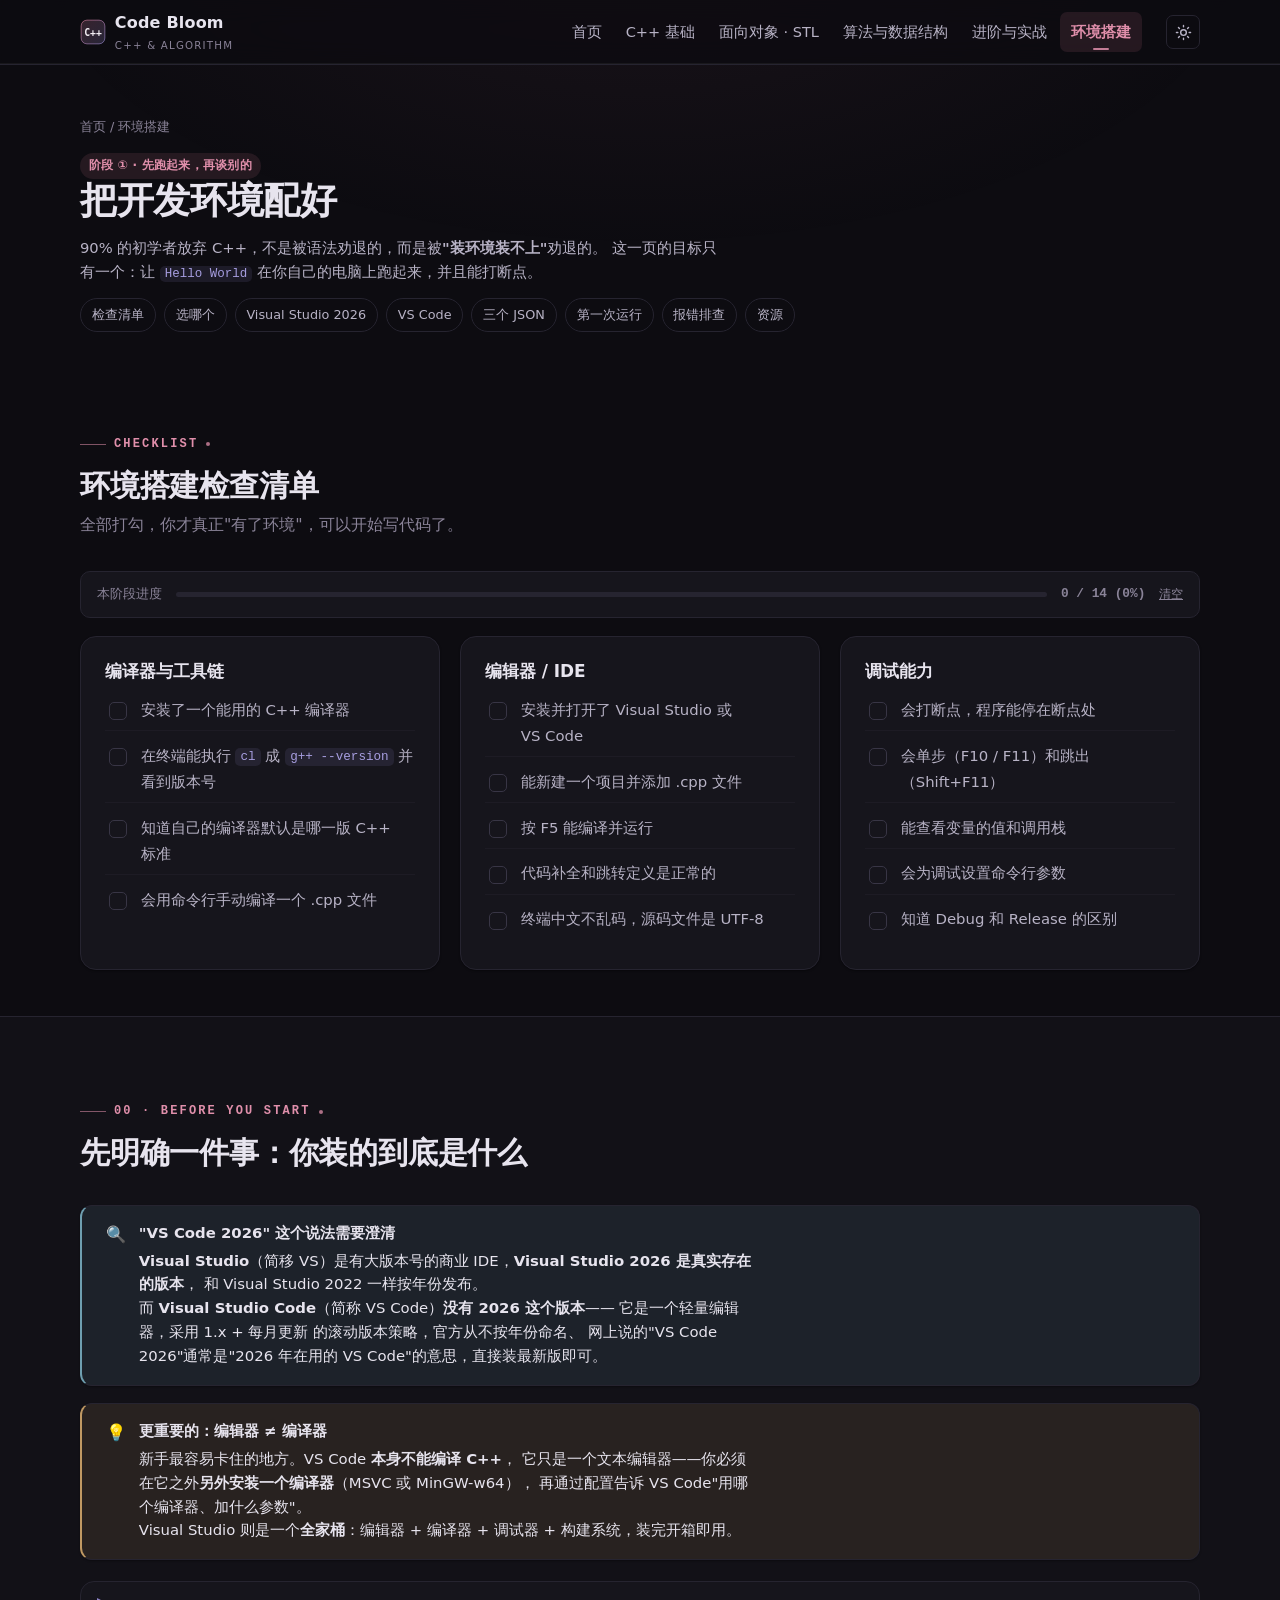
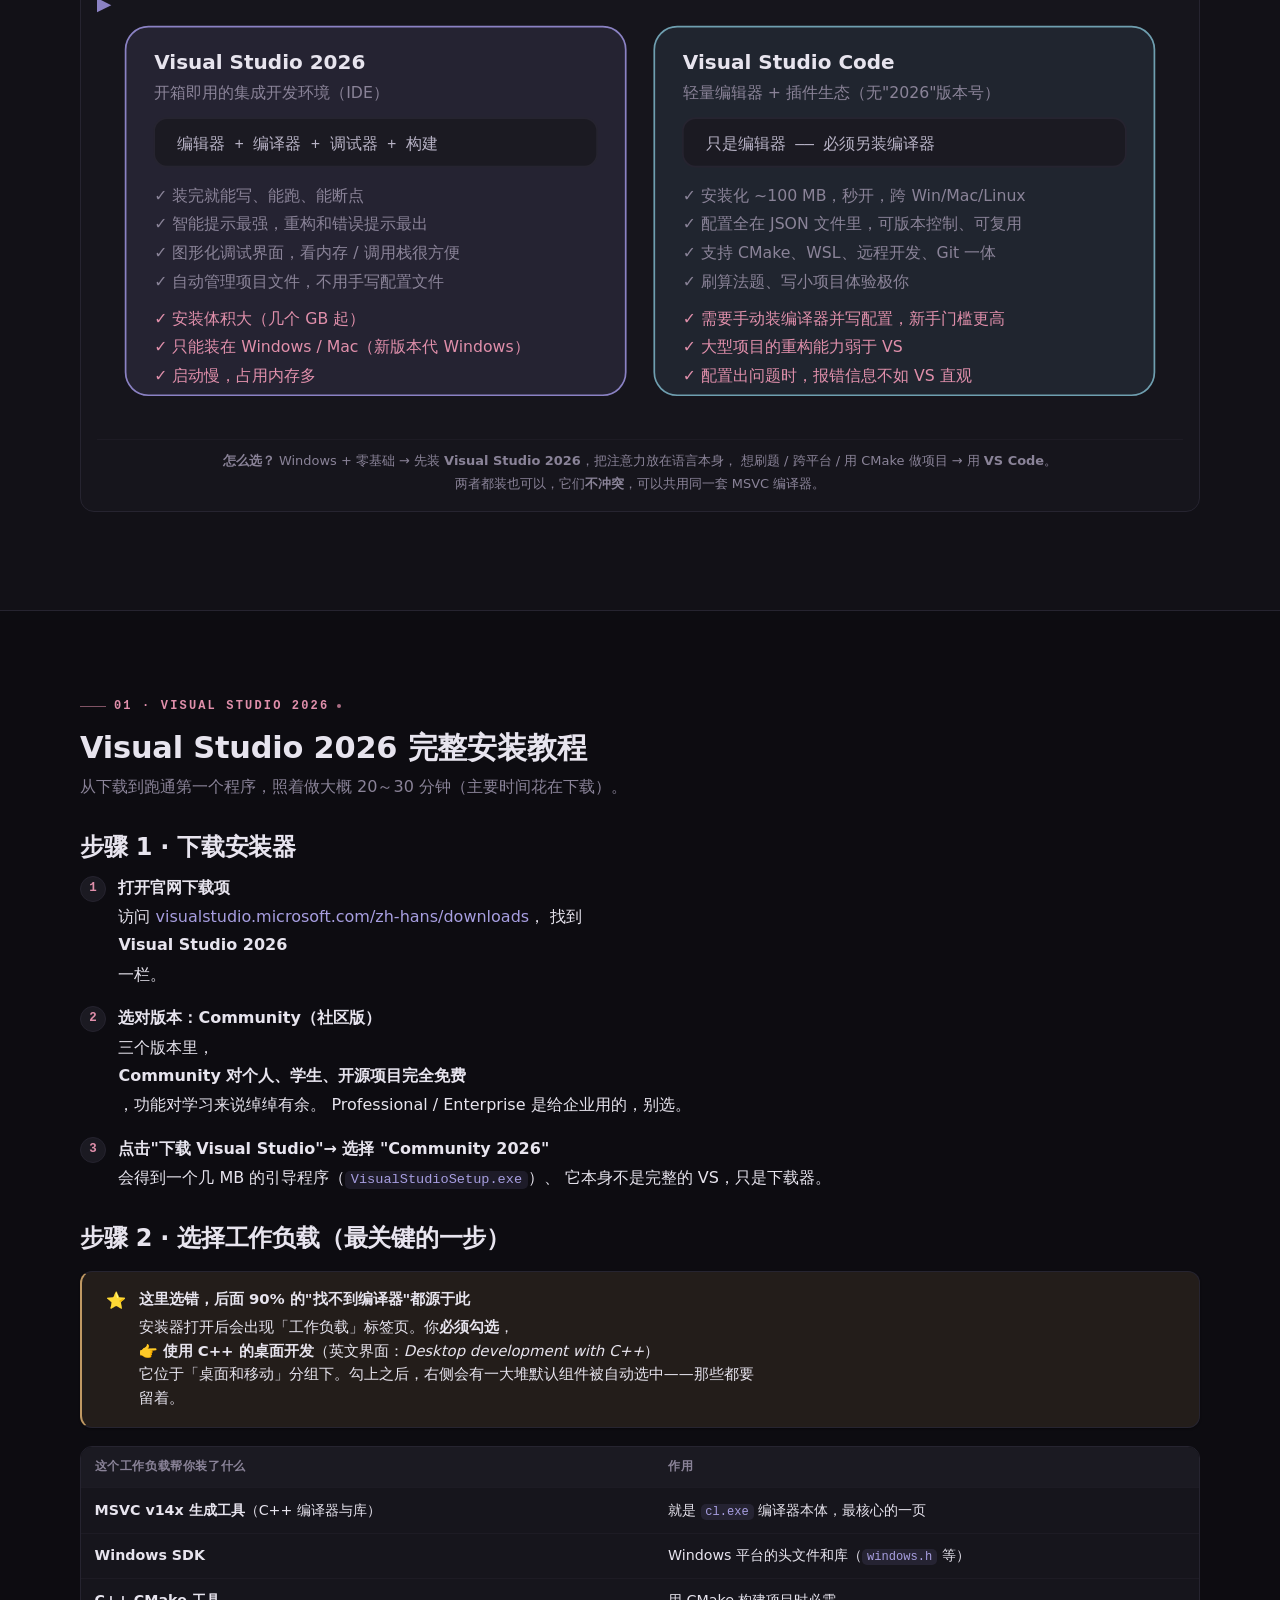
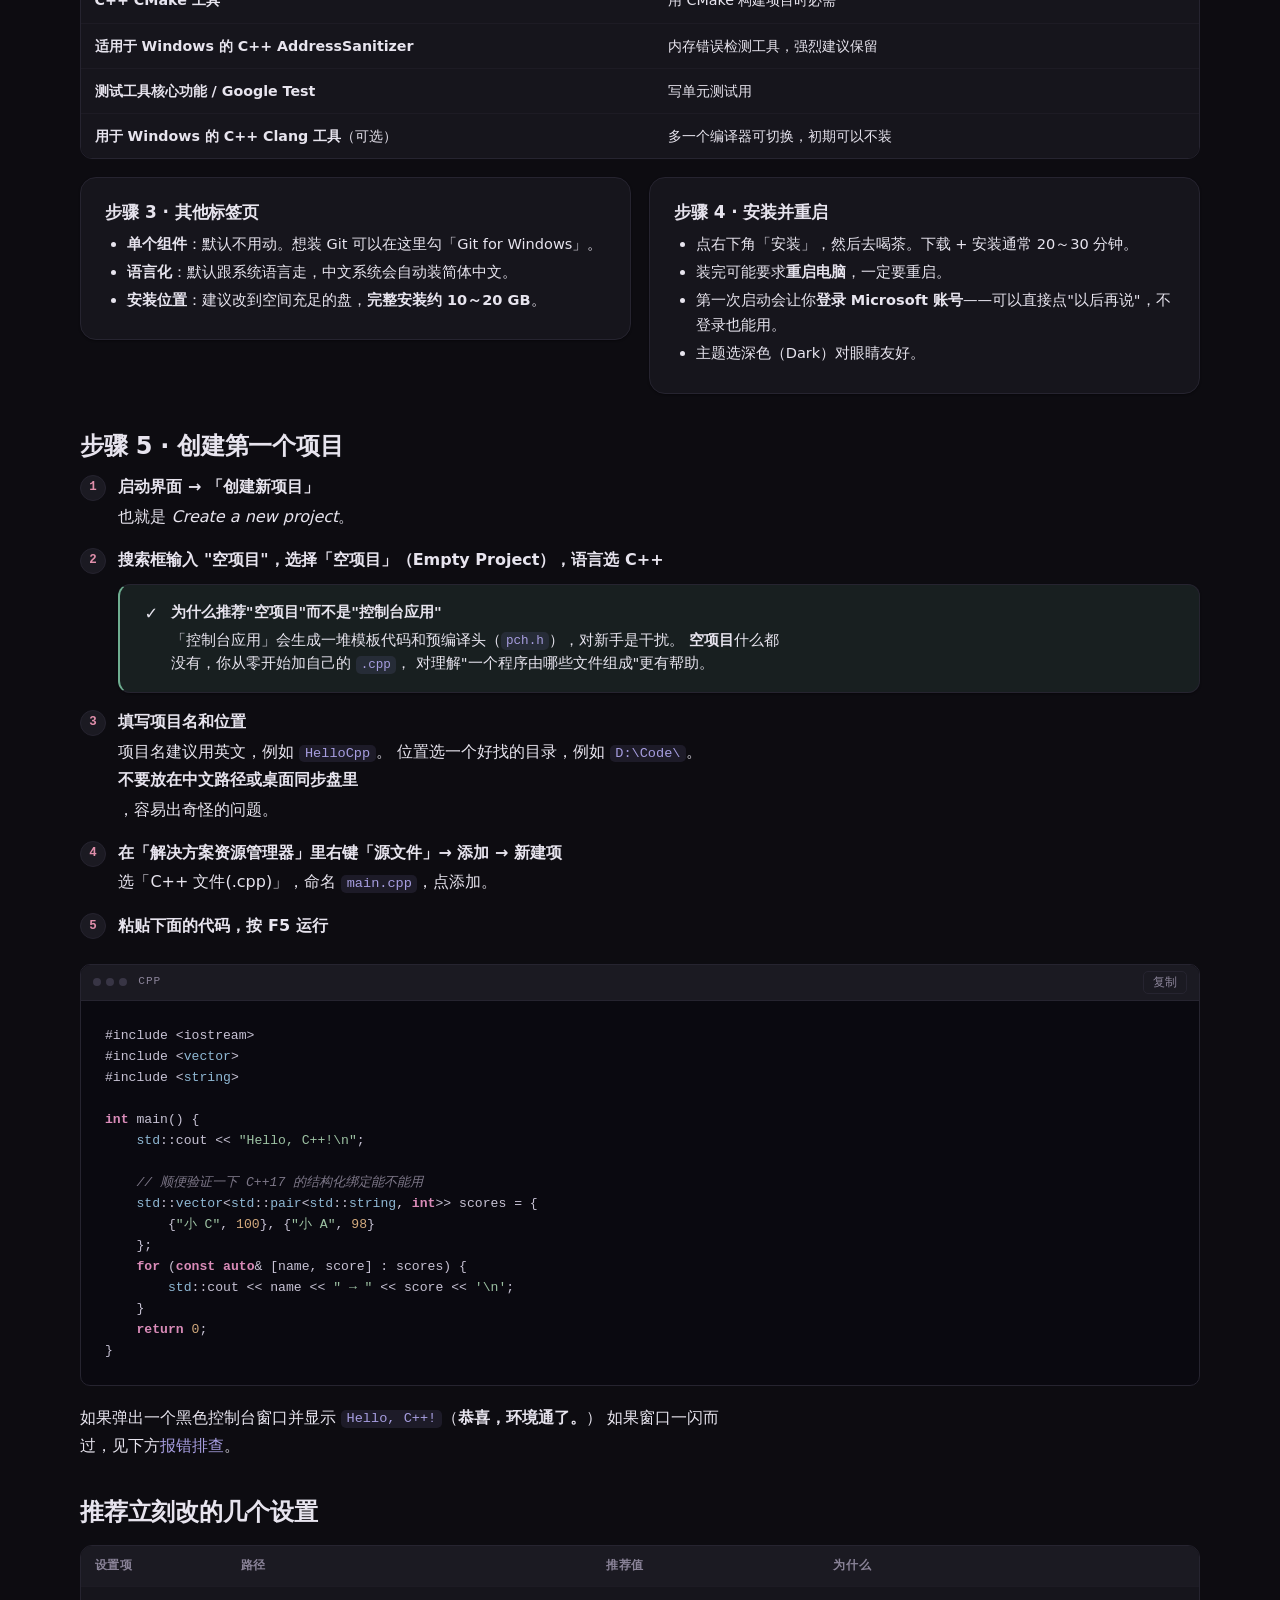
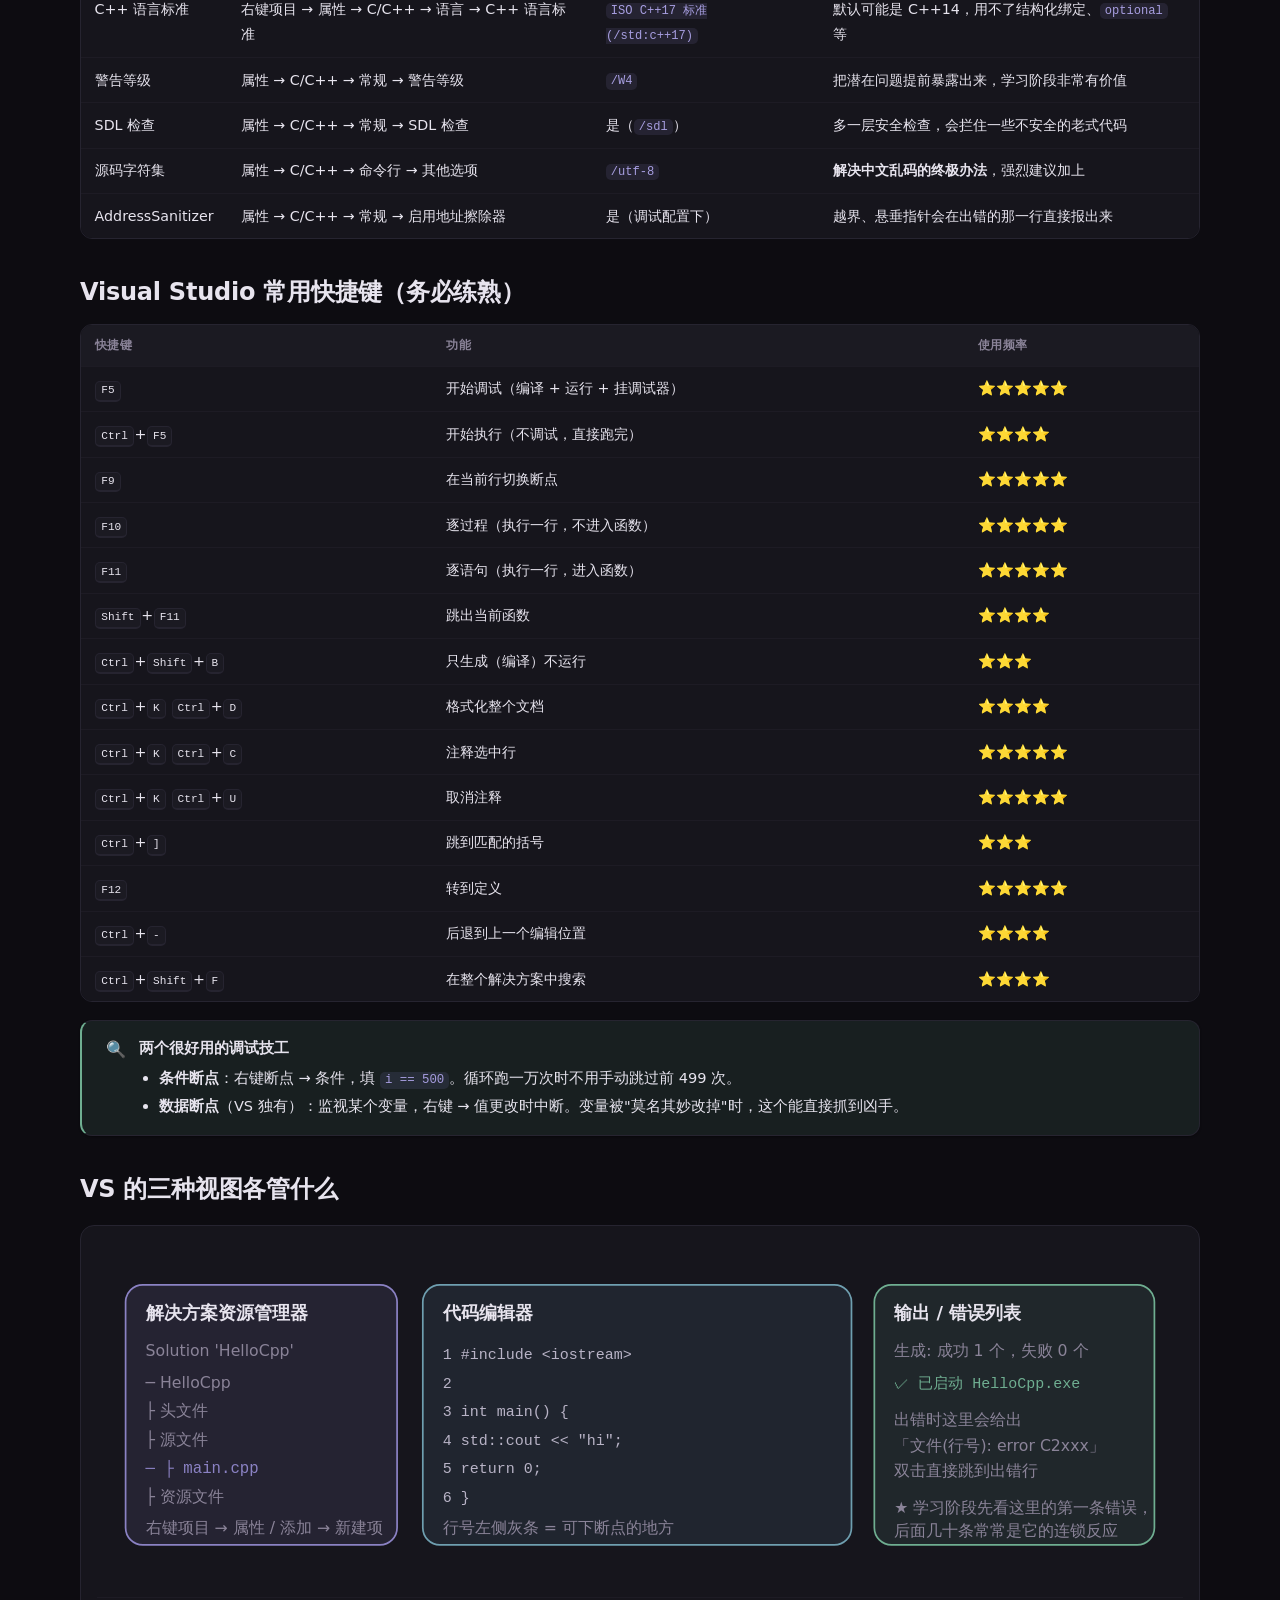
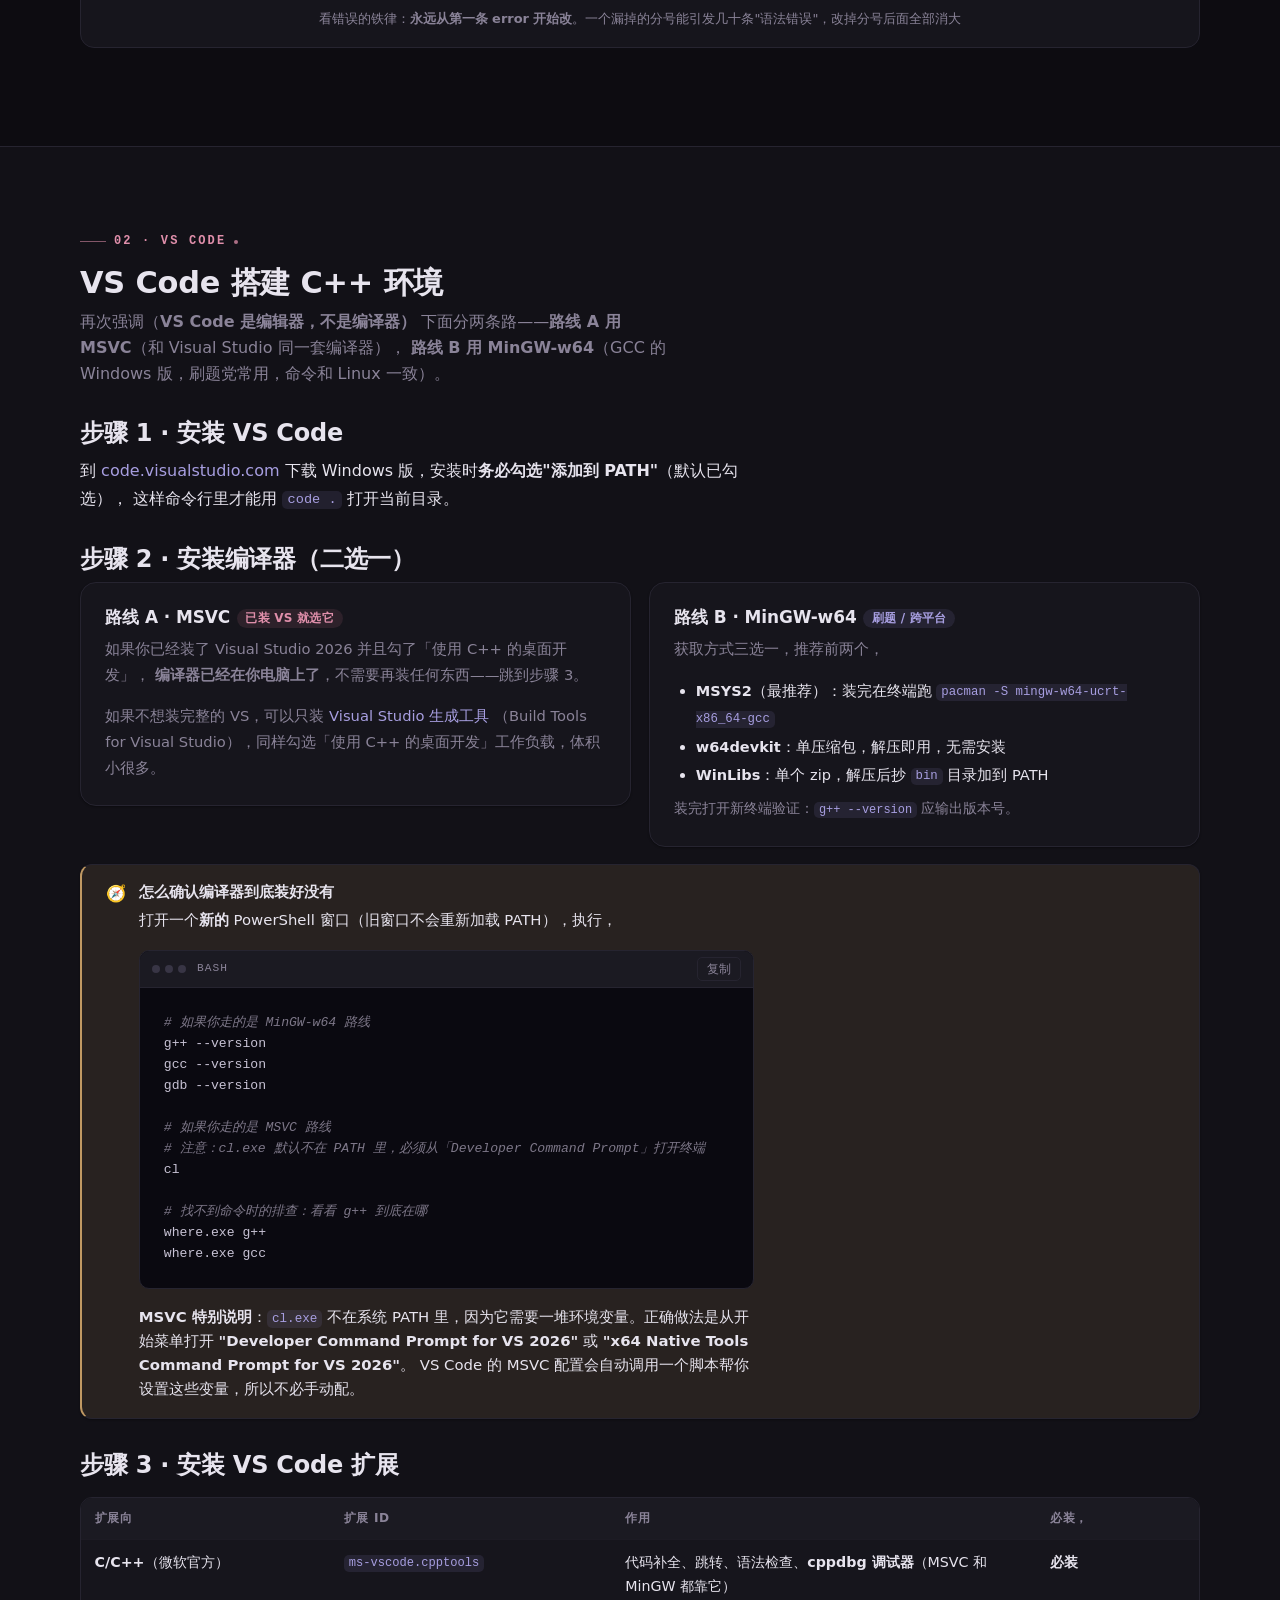
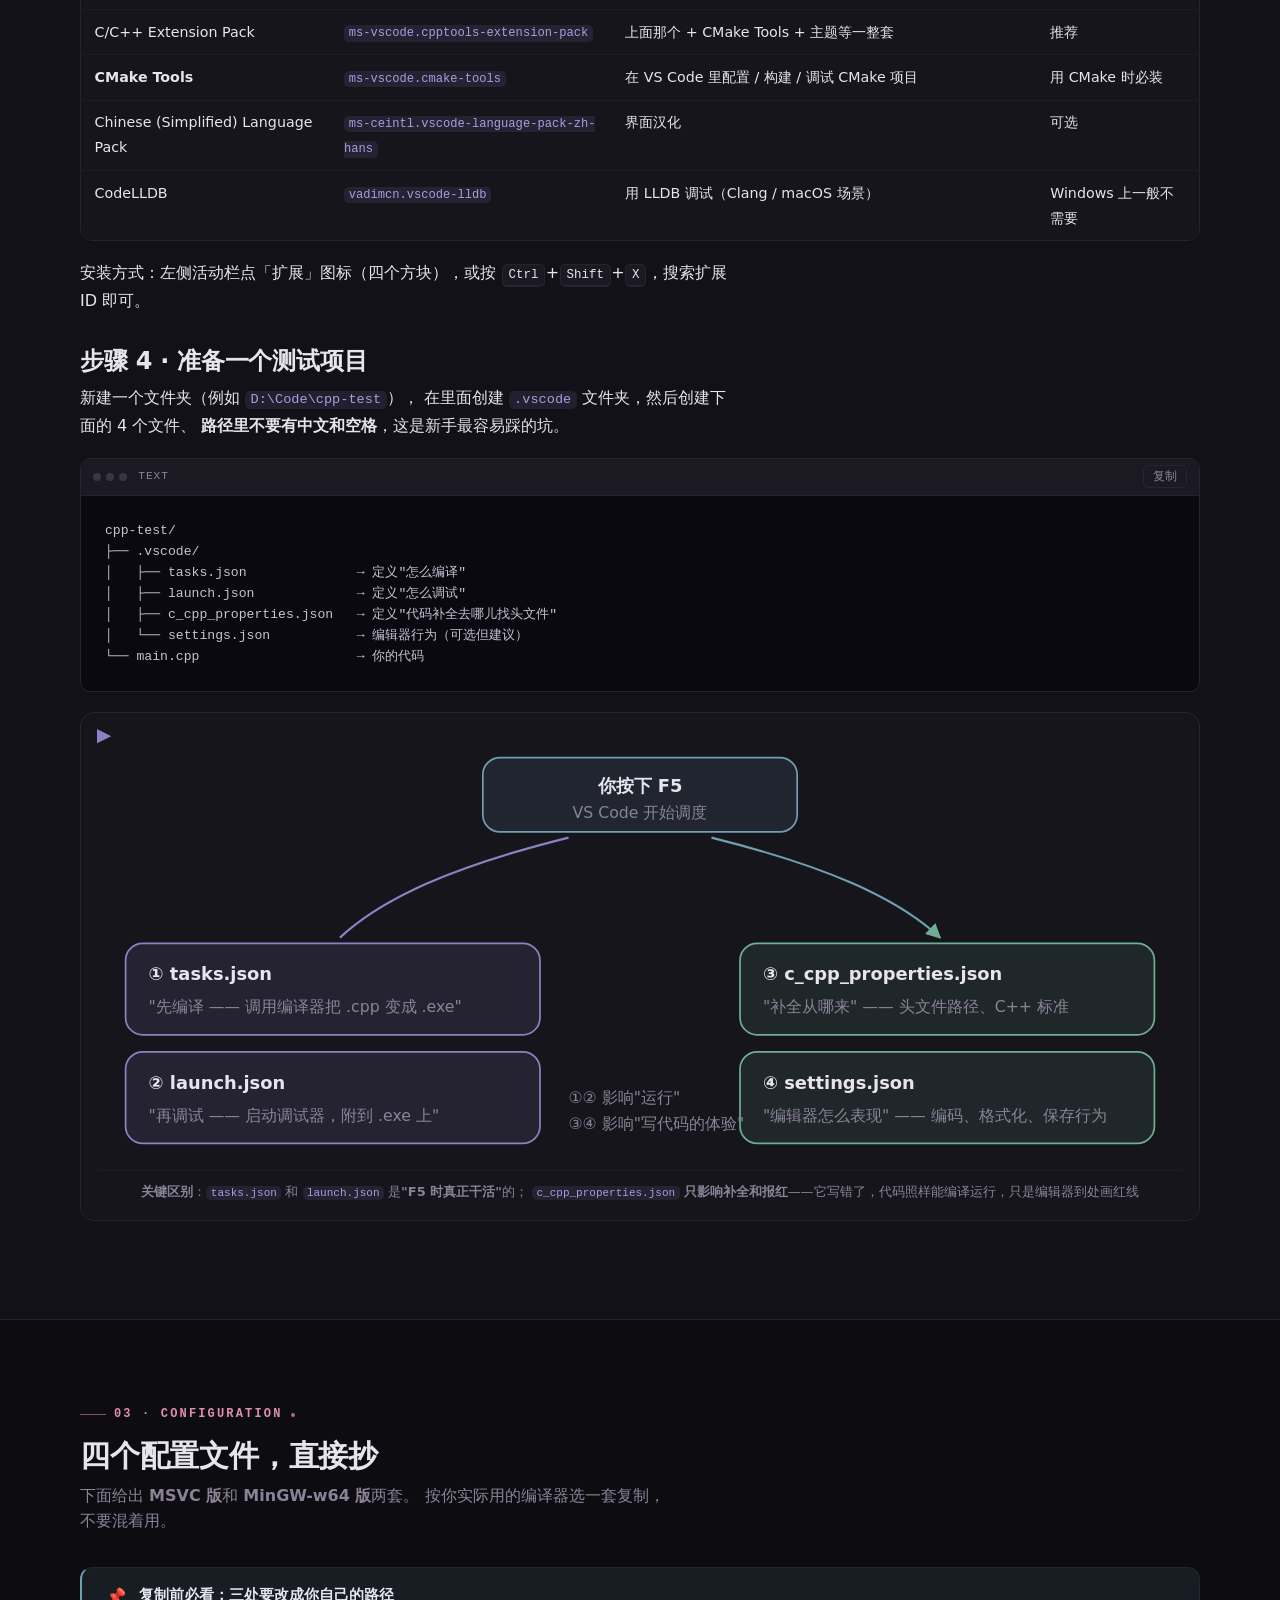
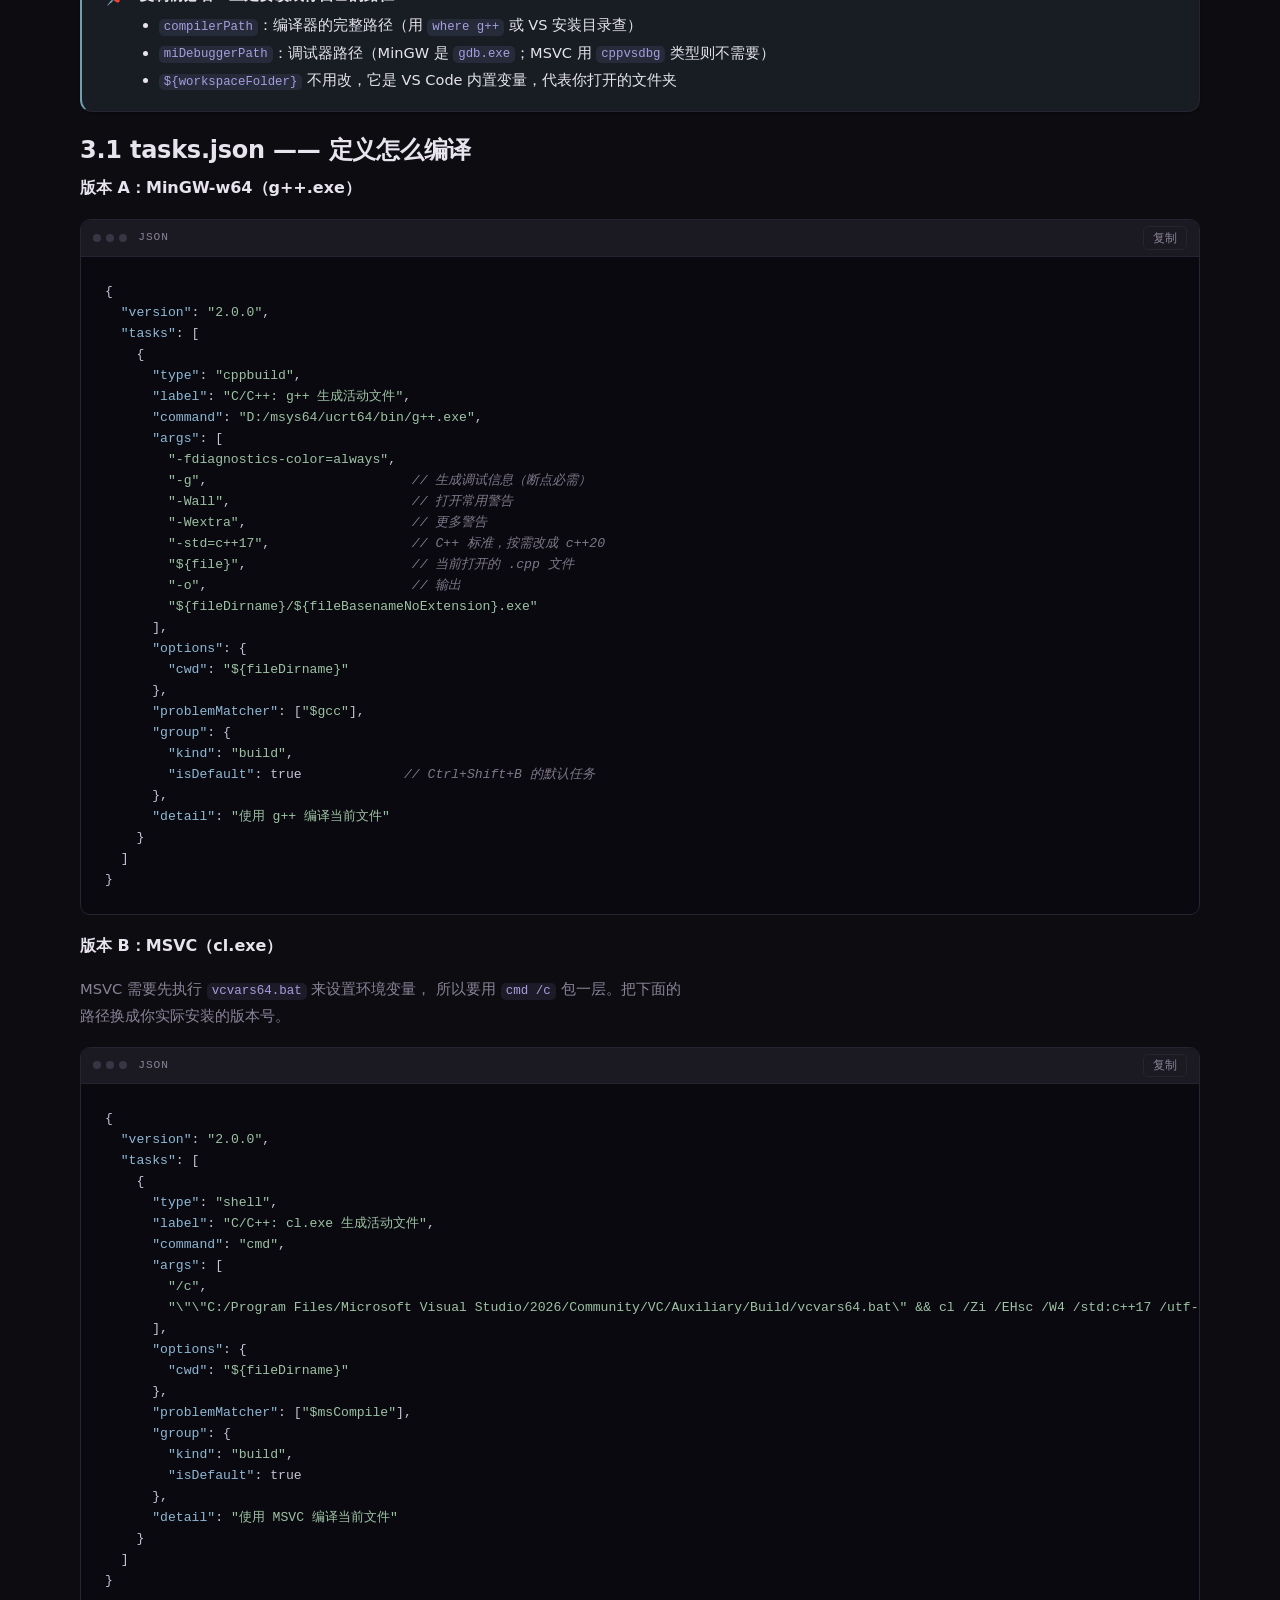
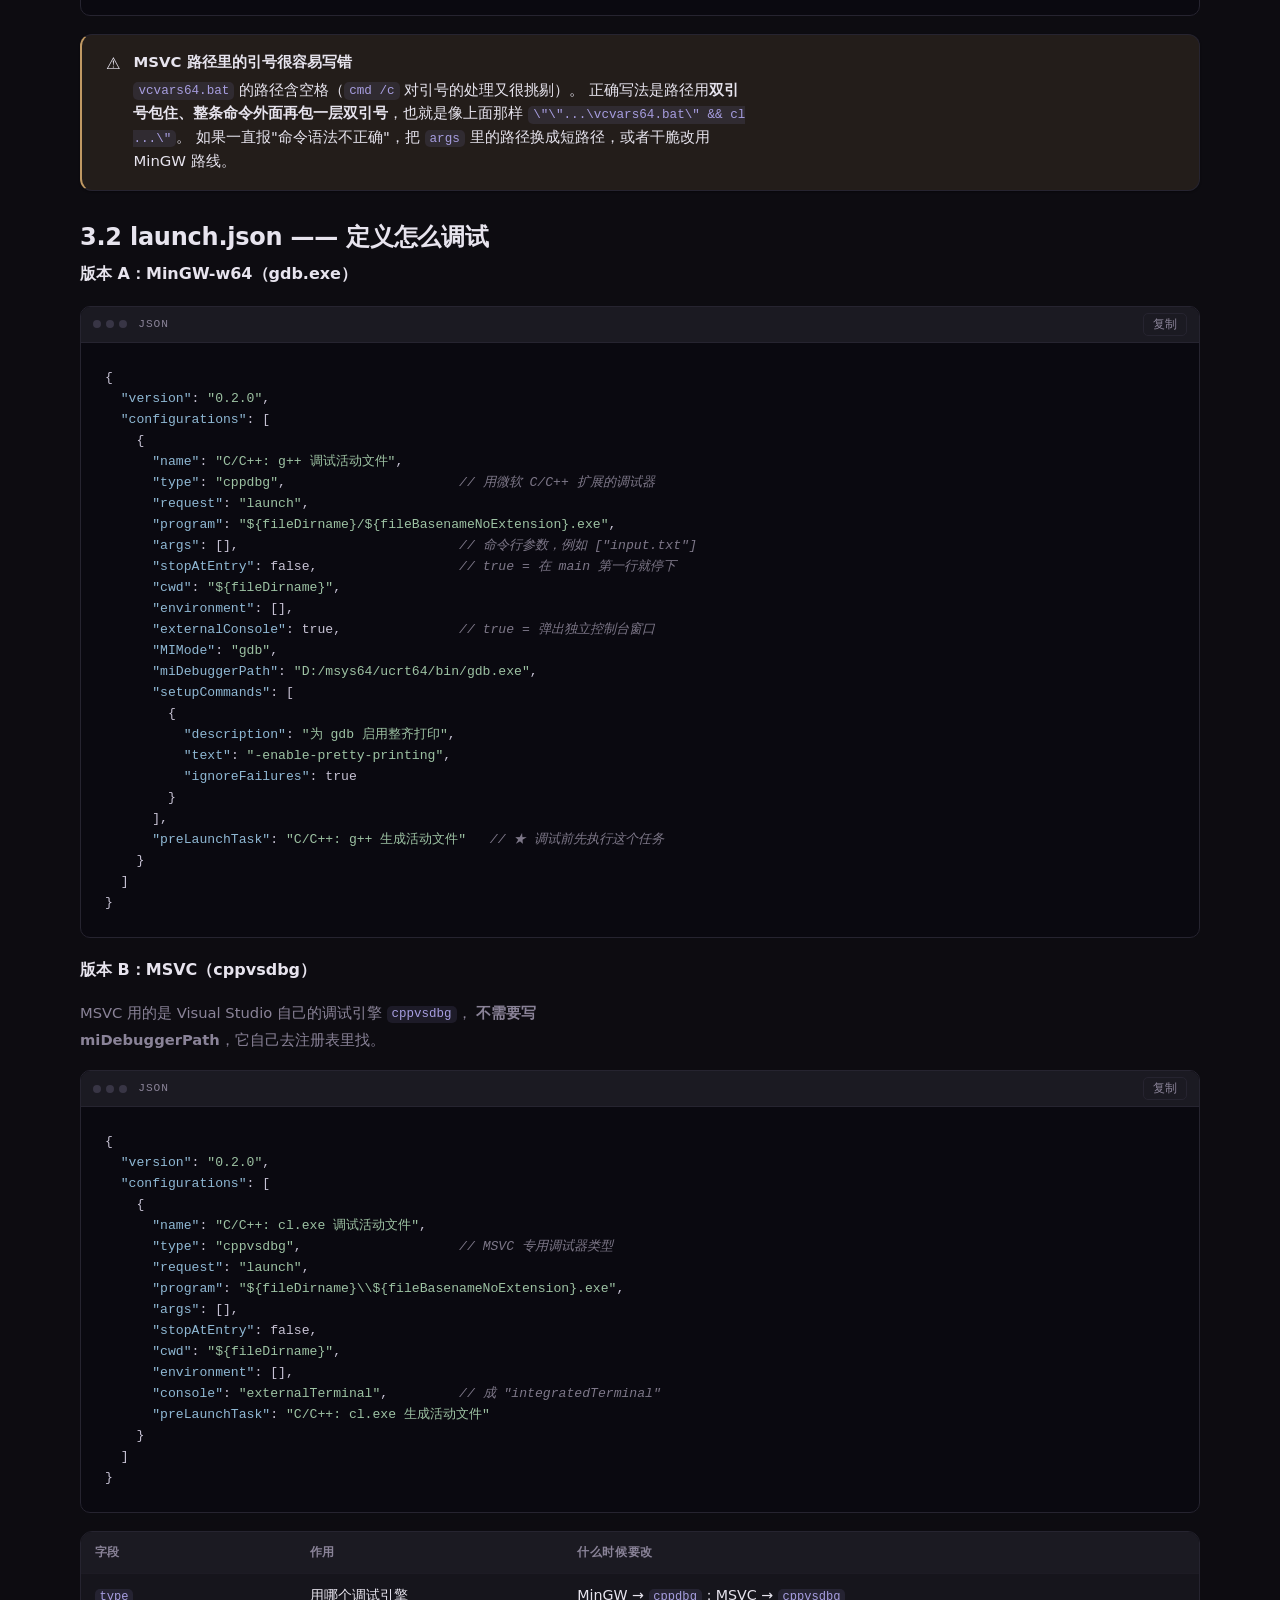
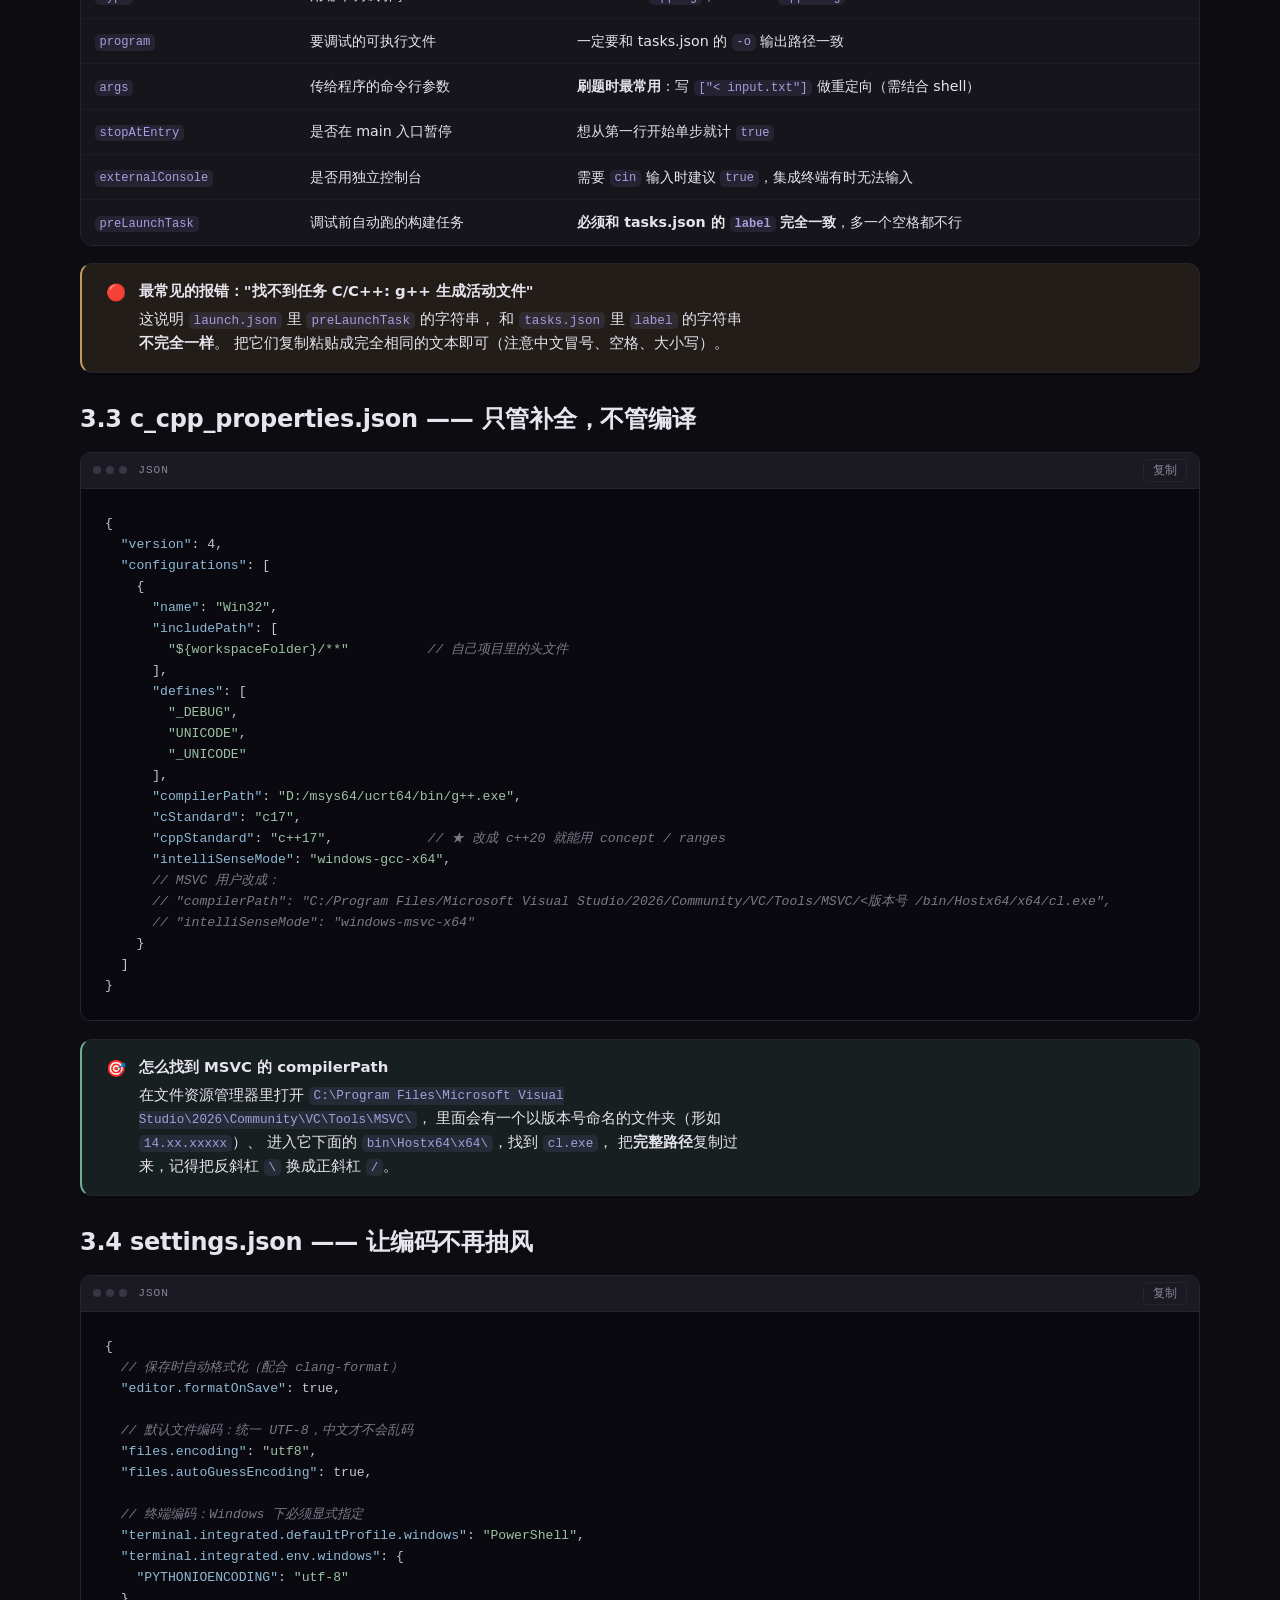
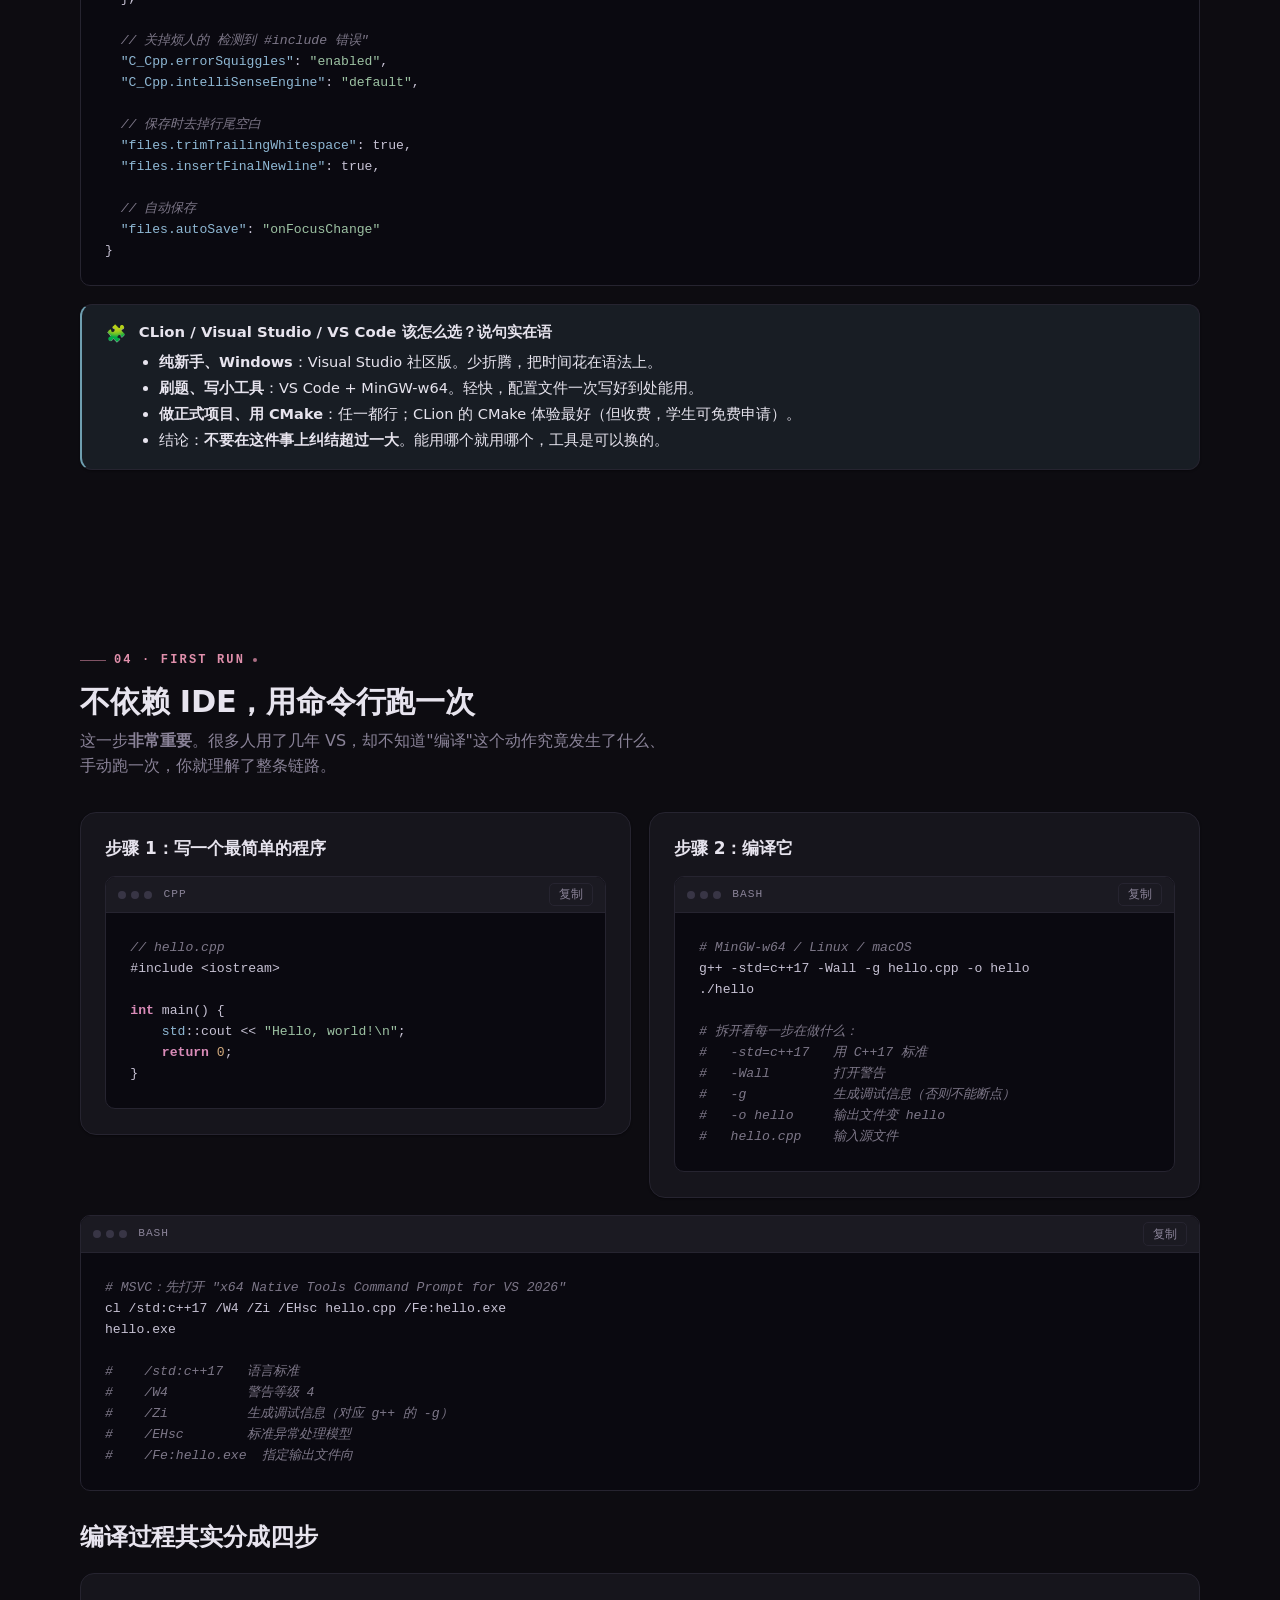
<file: tools.html>
<!DOCTYPE html>
<html lang="zh-CN" data-theme="dark">
<head>
<meta charset="UTF-8">
<meta name="viewport" content="width=device-width, initial-scale=1">
<title>环境搭建 · Visual Studio 2026 与 VS Code | Code Bloom</title>
<meta name="description" content="C++ 开发环境搭建完整教程：Visual Studio 2026 安装与配置、VS Code + MSVC/MinGW-w64、tasks.json / launch.json / c_cpp_properties.json 完整配置、断点调试与常见报错排查。">
<link rel="icon" href="assets/img/favicon.svg" type="image/svg+xml">
<link rel="stylesheet" href="assets/css/style.css">
<link rel="stylesheet" href="assets/css/layout.css">
<link rel="stylesheet" href="assets/css/judge.css">
</head>
<body>

<header class="site-header">
  <div class="container nav-wrap">
    <a class="brand" href="index.html">
      <img src="assets/img/favicon.svg" alt="">
      <span>Code Bloom<small>C++ &amp; ALGORITHM</small></span>
    </a>
    <nav class="nav" id="nav">
      <a href="index.html">首页</a>
      <a href="basics.html">C++ 基础</a>
      <a href="oop-stl.html">面向对象 · STL</a>
      <a href="algorithms.html">算法与数据结构</a>
      <a href="advanced.html">进阶与实战</a>
      <a href="tools.html">环境搭建</a>
    </nav>
    <div class="nav-tools">
      <button class="icon-btn" id="themeBtn" type="button" aria-label="切换主题"></button>
      <button class="icon-btn nav-toggle" id="navToggle" type="button" aria-label="展开菜单">
        <svg viewBox="0 0 24 24" fill="none" stroke="currentColor" stroke-width="2.2" stroke-linecap="round"><path d="M3 6h18M3 12h18M3 18h18"/></svg>
      </button>
    </div>
  </div>
</header>

<section class="page-head">
  <div class="container">
    <p class="crumb"><a href="index.html">首页</a> / 环境搭建</p>
    <span class="badge pink">阶段 ① · 先跑起来，再谈别的</span>
    <h1>把开发环境配好</h1>
    <p class="lead">
      90% 的初学者放弃 C++，不是被语法劝退的，而是被<strong>"装环境装不上"</strong>劝退的。       这一页的目标只有一个：让 <code class="inline">Hello World</code> 在你自己的电脑上跑起来，并且能打断点。     </p>
    <div class="chips">
      <a href="#checklist">检查清单</a>
      <a href="#choose">选哪个</a>
      <a href="#vs">Visual Studio 2026</a>
      <a href="#vscode">VS Code</a>
      <a href="#configs">三个 JSON</a>
      <a href="#firstrun">第一次运行</a>
      <a href="#trouble">报错排查</a>
      <a href="#res">资源</a>
    </div>
  </div>
</section>

<!-- ============ 清单 ============ -->
<section class="section-sm" id="checklist">
  <div class="container">
    <div class="sec-head">
      <span class="eyebrow">Checklist</span>
      <h2>环境搭建检查清单</h2>
      <p>全部打勾，你才真正"有了环境"，可以开始写代码了。</p>
    </div>
    <div class="progress-box" data-progress-box>
      <span class="label">本阶段进度</span>
      <span class="progress-track"><span class="progress-fill"></span></span>
      <span class="progress-num">0 / 0</span>
      <button class="reset-btn" type="button">清空</button>
    </div>

    <div class="grid grid-3">
      <div class="card">
        <h3>编译器与工具链</h3>
        <ul class="checklist">
          <li><input type="checkbox" id="t01" data-id="t01"><label for="t01">安装了一个能用的 C++ 编译器</label></li>
          <li><input type="checkbox" id="t02" data-id="t02"><label for="t02">在终端能执行 <code class="inline">cl</code> 成 <code class="inline">g++ --version</code> 并看到版本号</label></li>
          <li><input type="checkbox" id="t03" data-id="t03"><label for="t03">知道自己的编译器默认是哪一版 C++ 标准</label></li>
          <li><input type="checkbox" id="t04" data-id="t04"><label for="t04">会用命令行手动编译一个 .cpp 文件</label></li>
        </ul>
      </div>
      <div class="card">
        <h3>编辑器 / IDE</h3>
        <ul class="checklist">
          <li><input type="checkbox" id="t05" data-id="t05"><label for="t05">安装并打开了 Visual Studio 或 VS Code</label></li>
          <li><input type="checkbox" id="t06" data-id="t06"><label for="t06">能新建一个项目并添加 .cpp 文件</label></li>
          <li><input type="checkbox" id="t07" data-id="t07"><label for="t07">按 F5 能编译并运行</label></li>
          <li><input type="checkbox" id="t08" data-id="t08"><label for="t08">代码补全和跳转定义是正常的</label></li>
          <li><input type="checkbox" id="t09" data-id="t09"><label for="t09">终端中文不乱码，源码文件是 UTF-8</label></li>
        </ul>
      </div>
      <div class="card">
        <h3>调试能力</h3>
        <ul class="checklist">
          <li><input type="checkbox" id="t10" data-id="t10"><label for="t10">会打断点，程序能停在断点处</label></li>
          <li><input type="checkbox" id="t11" data-id="t11"><label for="t11">会单步（F10 / F11）和跳出（Shift+F11）</label></li>
          <li><input type="checkbox" id="t12" data-id="t12"><label for="t12">能查看变量的值和调用栈</label></li>
          <li><input type="checkbox" id="t13" data-id="t13"><label for="t13">会为调试设置命令行参数</label></li>
          <li><input type="checkbox" id="t14" data-id="t14"><label for="t14">知道 Debug 和 Release 的区别</label></li>
        </ul>
      </div>
    </div>
  </div>
</section>

<!-- ============ 选哪个 ============ -->
<section class="section" id="choose" style="background:var(--bg-2);border-block:1px solid var(--line)">
  <div class="container">
    <div class="sec-head">
      <span class="eyebrow">00 · Before You Start</span>
      <h2>先明确一件事：你装的到底是什么</h2>
    </div>

    <div class="callout info">
      <span class="ci">🔍</span>
      <div>
        <span class="ct">"VS Code 2026" 这个说法需要澄清</span>
        <p style="margin:0">
          <strong>Visual Studio</strong>（简移 VS）是有大版本号的商业 IDE，<strong>Visual Studio 2026 是真实存在的版本</strong>，           和 Visual Studio 2022 一样按年份发布。<br>
          而 <strong>Visual Studio Code</strong>（简称 VS Code）<strong>没有 2026 这个版本</strong>——           它是一个轻量编辑器，采用 1.x + 每月更新 的滚动版本策略，官方从不按年份命名、           网上说的"VS Code 2026"通常是"2026 年在用的 VS Code"的意思，直接装最新版即可。         </p>
      </div>
    </div>

    <div class="callout warn">
      <span class="ci">💡</span>
      <div>
        <span class="ct">更重要的：编辑器 ≠ 编译器</span>
        <p style="margin:0">
          新手最容易卡住的地方。VS Code <strong>本身不能编译 C++</strong>，           它只是一个文本编辑器——你必须在它之外<strong>另外安装一个编译器</strong>（MSVC 或 MinGW-w64），
          再通过配置告诉 VS Code"用哪个编译器、加什么参数"。<br>
          Visual Studio 则是一个<strong>全家桶</strong>：编辑器 + 编译器 + 调试器 + 构建系统，装完开箱即用。         </p>
      </div>
    </div>

    <figure class="dgm">
      <svg class="dgm" viewBox="0 0 760 300" role="img" aria-label="Visual Studio 与 VS Code 的定位对比 >
        <defs>
          <marker id="ar20" viewBox="0 0 10 10" refX="9" refY="5" markerWidth="7" markerHeight="7" orient="auto">
            <path d="M0 0L10 5L0 10z" style="fill:var(--purple)" />
          </marker>
        </defs>

        <!-- 左：Visual Studio -->
        <rect class="box-u" x="20" y="20" width="350" height="258" rx="16"/>
        <text class="t" x="40" y="50" style="font-size:14px">Visual Studio 2026</text>
        <text class="s" x="40" y="70">开箱即用的集成开发环境（IDE）</text>

        <rect class="box" x="40" y="84" width="310" height="34" rx="9"/>
        <text class="m" x="56" y="106">编辑器 + 编译器 + 调试器 + 构建</text>

        <text class="s" x="40" y="142">✓ 装完就能写、能跑、能断点</text>
        <text class="s" x="40" y="162">✓ 智能提示最强，重构和错误提示最出</text>
        <text class="s" x="40" y="182">✓ 图形化调试界面，看内存 / 调用栈很方便</text>
        <text class="s" x="40" y="202">✓ 自动管理项目文件，不用手写配置文件</text>
        <text class="s" x="40" y="228" style="fill:var(--pink-deep)">✓ 安装体积大（几个 GB 起）</text>
        <text class="s" x="40" y="248" style="fill:var(--pink-deep)">✓ 只能装在 Windows / Mac（新版本代 Windows）</text>
        <text class="s" x="40" y="268" style="fill:var(--pink-deep)">✓ 启动慢，占用内存多</text>

        <!-- 右：VS Code -->
        <rect class="box-c" x="390" y="20" width="350" height="258" rx="16"/>
        <text class="t" x="410" y="50" style="font-size:14px">Visual Studio Code</text>
        <text class="s" x="410" y="70">轻量编辑器 + 插件生态（无"2026"版本号）</text>

        <rect class="box" x="410" y="84" width="310" height="34" rx="9"/>
        <text class="m" x="426" y="106">只是编辑器 —— 必须另装编译器</text>

        <text class="s" x="410" y="142">✓ 安装化 ~100 MB，秒开，跨 Win/Mac/Linux</text>
        <text class="s" x="410" y="162">✓ 配置全在 JSON 文件里，可版本控制、可复用</text>
        <text class="s" x="410" y="182">✓ 支持 CMake、WSL、远程开发、Git 一体</text>
        <text class="s" x="410" y="202">✓ 刷算法题、写小项目体验极你</text>
        <text class="s" x="410" y="228" style="fill:var(--pink-deep)">✓ 需要手动装编译器并写配置，新手门槛更高</text>
        <text class="s" x="410" y="248" style="fill:var(--pink-deep)">✓ 大型项目的重构能力弱于 VS</text>
        <text class="s" x="410" y="268" style="fill:var(--pink-deep)">✓ 配置出问题时，报错信息不如 VS 直观</text>
      </svg>
      <figcaption>
        <strong>怎么选？</strong>
        Windows + 零基础 → 先装 <strong>Visual Studio 2026</strong>，把注意力放在语言本身，         想刷题 / 跨平台 / 用 CMake 做项目 → 用 <strong>VS Code</strong>。         <br>两者都装也可以，它们<strong>不冲突</strong>，可以共用同一套 MSVC 编译器。       </figcaption>
    </figure>
  </div>
</section>

<!-- ============ Visual Studio ============ -->
<section class="section" id="vs">
  <div class="container">
    <div class="sec-head">
      <span class="eyebrow">01 · Visual Studio 2026</span>
      <h2>Visual Studio 2026 完整安装教程</h2>
      <p>从下载到跑通第一个程序，照着做大概 20～30 分钟（主要时间花在下载）。</p>
    </div>

    <h3>步骤 1 · 下载安装器</h3>
    <ol class="steps">
      <li>
        <strong>打开官网下载项</strong>
        访问 <a href="https://visualstudio.microsoft.com/zh-hans/downloads/" target="_blank" rel="noopener">visualstudio.microsoft.com/zh-hans/downloads</a>，         找到 <strong>Visual Studio 2026</strong> 一栏。       </li>
      <li>
        <strong>选对版本：Community（社区版）</strong>
        三个版本里，<strong>Community 对个人、学生、开源项目完全免费</strong>，功能对学习来说绰绰有余。         Professional / Enterprise 是给企业用的，别选。       </li>
      <li>
        <strong>点击"下载 Visual Studio"→ 选择 "Community 2026"</strong>
        会得到一个几 MB 的引导程序（<code class="inline">VisualStudioSetup.exe</code>）、         它本身不是完整的 VS，只是下载器。       </li>
    </ol>

    <h3 style="margin-top:2rem">步骤 2 · 选择工作负载（最关键的一步）</h3>
    <div class="callout warn">
      <span class="ci">⭐</span>
      <div>
        <span class="ct">这里选错，后面 90% 的"找不到编译器"都源于此</span>
        <p style="margin:0">
          安装器打开后会出现「工作负载」标签页。你<strong>必须勾选</strong>，           <br>👉 <strong>使用 C++ 的桌面开发</strong>（英文界面：<em>Desktop development with C++</em>）           <br>它位于「桌面和移动」分组下。勾上之后，右侧会有一大堆默认组件被自动选中——那些都要留着。         </p>
      </div>
    </div>

    <div class="table-scroll">
      <table>
        <thead><tr><th>这个工作负载帮你装了什么</th><th>作用</th></tr></thead>
        <tbody>
          <tr><td><strong>MSVC v14x 生成工具</strong>（C++ 编译器与库）</td><td>就是 <code class="inline">cl.exe</code> 编译器本体，最核心的一页</td></tr>
          <tr><td><strong>Windows SDK</strong></td><td>Windows 平台的头文件和库（<code class="inline">windows.h</code> 等）</td></tr>
          <tr><td><strong>C++ CMake 工具</strong></td><td>用 CMake 构建项目时必需</td></tr>
          <tr><td><strong>适用于 Windows 的 C++ AddressSanitizer</strong></td><td>内存错误检测工具，强烈建议保留</td></tr>
          <tr><td><strong>测试工具核心功能 / Google Test</strong></td><td>写单元测试用</td></tr>
          <tr><td><strong>用于 Windows 的 C++ Clang 工具</strong>（可选）</td><td>多一个编译器可切换，初期可以不装</td></tr>
        </tbody>
      </table>
    </div>

    <div class="split">
      <div class="card">
        <h3>步骤 3 · 其他标签页</h3>
        <ul class="tight" style="margin:0">
          <li><strong>单个组件</strong>：默认不用动。想装 Git 可以在这里勾「Git for Windows」。</li>
          <li><strong>语言化</strong>：默认跟系统语言走，中文系统会自动装简体中文。</li>
          <li><strong>安装位置</strong>：建议改到空间充足的盘，<strong>完整安装约 10～20 GB</strong>。</li>
        </ul>
      </div>
      <div class="card">
        <h3>步骤 4 · 安装并重启</h3>
        <ul class="tight" style="margin:0">
          <li>点右下角「安装」，然后去喝茶。下载 + 安装通常 20～30 分钟。</li>
          <li>装完可能要求<strong>重启电脑</strong>，一定要重启。</li>
          <li>第一次启动会让你<strong>登录 Microsoft 账号</strong>——可以直接点"以后再说"，不登录也能用。</li>
          <li>主题选深色（Dark）对眼睛友好。</li>
        </ul>
      </div>
    </div>

    <h3 style="margin-top:2.4rem">步骤 5 · 创建第一个项目</h3>
    <ol class="steps">
      <li>
        <strong>启动界面 → 「创建新项目」</strong>
        也就是 <em>Create a new project</em>。       </li>
      <li>
        <strong>搜索框输入 "空项目"，选择「空项目」（Empty Project），语言选 C++</strong>
        <div class="callout tip" style="margin:.6rem 0 0">
          <span class="ci">✓</span>
          <div>
            <span class="ct">为什么推荐"空项目"而不是"控制台应用" </span>
            <p style="margin:0">
              「控制台应用」会生成一堆模板代码和预编译头（<code class="inline">pch.h</code>），对新手是干扰。               <strong>空项目</strong>什么都没有，你从零开始加自己的 <code class="inline">.cpp</code>，               对理解"一个程序由哪些文件组成"更有帮助。             </p>
          </div>
        </div>
      </li>
      <li>
        <strong>填写项目名和位置</strong>
        项目名建议用英文，例如 <code class="inline">HelloCpp</code>。         位置选一个好找的目录，例如 <code class="inline">D:\Code\</code>。         <strong>不要放在中文路径或桌面同步盘里</strong>，容易出奇怪的问题。       </li>
      <li>
        <strong>在「解决方案资源管理器」里右键「源文件」→ 添加 → 新建项</strong>
        选「C++ 文件(.cpp)」，命名 <code class="inline">main.cpp</code>，点添加。       </li>
      <li>
        <strong>粘贴下面的代码，按 F5 运行</strong>
      </li>
    </ol>

<pre class="code" data-lang="cpp"><code>
#include &lt;iostream&gt;
#include &lt;vector&gt;
#include &lt;string&gt;

int main() {
    std::cout &lt;&lt; "Hello, C++!\n";

    // 顺便验证一下 C++17 的结构化绑定能不能用
    std::vector&lt;std::pair&lt;std::string, int&gt;&gt; scores = {
        {"小 C", 100}, {"小 A", 98}
    };
    for (const auto&amp; [name, score] : scores) {
        std::cout &lt;&lt; name &lt;&lt; " → " &lt;&lt; score &lt;&lt; '\n';
    }
    return 0;
}
</code></pre>

    <p>
      如果弹出一个黑色控制台窗口并显示 <code class="inline">Hello, C++!</code>（<strong>恭喜，环境通了。</strong>）
      如果窗口一闪而过，见下方<a href="#trouble">报错排查</a>。     </p>

    <h3 style="margin-top:2.4rem">推荐立刻改的几个设置</h3>
    <div class="table-scroll">
      <table>
        <thead><tr><th>设置项</th><th>路径</th><th>推荐值</th><th>为什么</th></tr></thead>
        <tbody>
          <tr>
            <td>C++ 语言标准</td>
            <td>右键项目 → 属性 → C/C++ → 语言 → C++ 语言标准</td>
            <td><code class="inline">ISO C++17 标准 (/std:c++17)</code></td>
            <td>默认可能是 C++14，用不了结构化绑定、<code class="inline">optional</code> 等</td>
          </tr>
          <tr>
            <td>警告等级</td>
            <td>属性 → C/C++ → 常规 → 警告等级</td>
            <td><code class="inline">/W4</code></td>
            <td>把潜在问题提前暴露出来，学习阶段非常有价值</td>
          </tr>
          <tr>
            <td>SDL 检查</td>
            <td>属性 → C/C++ → 常规 → SDL 检查</td>
            <td>是（<code class="inline">/sdl</code>）</td>
            <td>多一层安全检查，会拦住一些不安全的老式代码</td>
          </tr>
          <tr>
            <td>源码字符集</td>
            <td>属性 → C/C++ → 命令行 → 其他选项</td>
            <td><code class="inline">/utf-8</code></td>
            <td><strong>解决中文乱码的终极办法</strong>，强烈建议加上</td>
          </tr>
          <tr>
            <td>AddressSanitizer</td>
            <td>属性 → C/C++ → 常规 → 启用地址擦除器</td>
            <td>是（调试配置下）</td>
            <td>越界、悬垂指针会在出错的那一行直接报出来</td>
          </tr>
        </tbody>
      </table>
    </div>

    <h3 style="margin-top:2.4rem">Visual Studio 常用快捷键（务必练熟）</h3>
    <div class="table-scroll">
      <table>
        <thead><tr><th>快捷键</th><th>功能</th><th>使用频率</th></tr></thead>
        <tbody>
          <tr><td><kbd>F5</kbd></td><td>开始调试（编译 + 运行 + 挂调试器）</td><td>⭐⭐⭐⭐⭐</td></tr>
          <tr><td><kbd>Ctrl</kbd>+<kbd>F5</kbd></td><td>开始执行（不调试，直接跑完）</td><td>⭐⭐⭐⭐</td></tr>
          <tr><td><kbd>F9</kbd></td><td>在当前行切换断点</td><td>⭐⭐⭐⭐⭐</td></tr>
          <tr><td><kbd>F10</kbd></td><td>逐过程（执行一行，不进入函数）</td><td>⭐⭐⭐⭐⭐</td></tr>
          <tr><td><kbd>F11</kbd></td><td>逐语句（执行一行，进入函数）</td><td>⭐⭐⭐⭐⭐</td></tr>
          <tr><td><kbd>Shift</kbd>+<kbd>F11</kbd></td><td>跳出当前函数</td><td>⭐⭐⭐⭐</td></tr>
          <tr><td><kbd>Ctrl</kbd>+<kbd>Shift</kbd>+<kbd>B</kbd></td><td>只生成（编译）不运行</td><td>⭐⭐⭐</td></tr>
          <tr><td><kbd>Ctrl</kbd>+<kbd>K</kbd> <kbd>Ctrl</kbd>+<kbd>D</kbd></td><td>格式化整个文档</td><td>⭐⭐⭐⭐</td></tr>
          <tr><td><kbd>Ctrl</kbd>+<kbd>K</kbd> <kbd>Ctrl</kbd>+<kbd>C</kbd></td><td>注释选中行</td><td>⭐⭐⭐⭐⭐</td></tr>
          <tr><td><kbd>Ctrl</kbd>+<kbd>K</kbd> <kbd>Ctrl</kbd>+<kbd>U</kbd></td><td>取消注释</td><td>⭐⭐⭐⭐⭐</td></tr>
          <tr><td><kbd>Ctrl</kbd>+<kbd>]</kbd></td><td>跳到匹配的括号</td><td>⭐⭐⭐</td></tr>
          <tr><td><kbd>F12</kbd></td><td>转到定义</td><td>⭐⭐⭐⭐⭐</td></tr>
          <tr><td><kbd>Ctrl</kbd>+<kbd>-</kbd></td><td>后退到上一个编辑位置</td><td>⭐⭐⭐⭐</td></tr>
          <tr><td><kbd>Ctrl</kbd>+<kbd>Shift</kbd>+<kbd>F</kbd></td><td>在整个解决方案中搜索</td><td>⭐⭐⭐⭐</td></tr>
        </tbody>
      </table>
    </div>

    <div class="callout tip">
      <span class="ci">🔍</span>
      <div>
        <span class="ct">两个很好用的调试技工</span>
        <ul class="tight" style="margin-bottom:0">
          <li><strong>条件断点</strong>：右键断点 → 条件，填 <code class="inline">i == 500</code>。循环跑一万次时不用手动跳过前 499 次。</li>
          <li><strong>数据断点</strong>（VS 独有）：监视某个变量，右键 → 值更改时中断。变量被"莫名其妙改掉"时，这个能直接抓到凶手。</li>
        </ul>
      </div>
    </div>

    <h3 style="margin-top:2.4rem">VS 的三种视图各管什么</h3>
    <figure class="dgm">
      <svg class="dgm" viewBox="0 0 760 240" role="img" aria-label="Visual Studio 解决方案资源管理器、编辑器与输出窗口的关系">
        <!-- 左：解决方案资源管理器 -->
        <rect class="box-u" x="20" y="30" width="190" height="182" rx="12"/>
        <text class="t" x="34" y="54">解决方案资源管理器</text>
        <text class="s" x="34" y="80">Solution 'HelloCpp'</text>
        <text class="s" x="34" y="102">─ HelloCpp</text>
        <text class="s" x="34" y="122">   ├ 头文件</text>
        <text class="s" x="34" y="142">   ├ 源文件</text>
        <text class="m" x="34" y="162" style="fill:var(--purple)">   ─  ├ main.cpp</text>
        <text class="s" x="34" y="182">   ├ 资源文件</text>
        <text class="s" x="34" y="204">右键项目 → 属性 / 添加 → 新建项</text>

        <!-- 中：编辑器 -->
        <rect class="box-c" x="228" y="30" width="300" height="182" rx="12"/>
        <text class="t" x="242" y="54">代码编辑器</text>
        <text class="m" x="242" y="82" style="font-size:10.5px">1  #include &lt;iostream&gt;</text>
        <text class="m" x="242" y="102" style="font-size:10.5px">2</text>
        <text class="m" x="242" y="122" style="font-size:10.5px">3  int main() {</text>
        <text class="m" x="242" y="142" style="font-size:10.5px">4      std::cout &lt;&lt; "hi";</text>
        <text class="m" x="242" y="162" style="font-size:10.5px">5      return 0;</text>
        <text class="m" x="242" y="182" style="font-size:10.5px">6  }</text>
        <text class="s" x="242" y="204">行号左侧灰条 = 可下断点的地方</text>

        <!-- 右：输出窗口 -->
        <rect class="box-m" x="544" y="30" width="196" height="182" rx="12"/>
        <text class="t" x="558" y="54">输出 / 错误列表</text>
        <text class="s" x="558" y="80">生成: 成功 1 个，失败 0 个</text>
        <text class="m" x="558" y="102" style="font-size:10.5px;fill:var(--mint)">✓ 已启动 HelloCpp.exe</text>
        <text class="s" x="558" y="128">出错时这里会给出</text>
        <text class="s" x="558" y="146">「文件(行号): error C2xxx」</text>
        <text class="s" x="558" y="164">双击直接跳到出错行</text>
        <text class="s" x="558" y="190">★ 学习阶段先看这里的第一条错误，</text>
        <text class="s" x="558" y="206">后面几十条常常是它的连锁反应</text>
      </svg>
      <figcaption>看错误的铁律：<strong>永远从第一条 error 开始改</strong>。一个漏掉的分号能引发几十条"语法错误"，改掉分号后面全部消大</figcaption>
    </figure>
  </div>
</section>

<!-- ============ VS Code ============ -->
<section class="section" id="vscode" style="background:var(--bg-2);border-block:1px solid var(--line)">
  <div class="container">
    <div class="sec-head">
      <span class="eyebrow">02 · VS Code</span>
      <h2>VS Code 搭建 C++ 环境</h2>
      <p>
        再次强调（<strong>VS Code 是编辑器，不是编译器）</strong>
        下面分两条路——<strong>路线 A 用 MSVC</strong>（和 Visual Studio 同一套编译器），
        <strong>路线 B 用 MinGW-w64</strong>（GCC 的 Windows 版，刷题党常用，命令和 Linux 一致）。       </p>
    </div>

    <h3>步骤 1 · 安装 VS Code</h3>
    <p>
      到 <a href="https://code.visualstudio.com/" target="_blank" rel="noopener">code.visualstudio.com</a>
      下载 Windows 版，安装时<strong>务必勾选"添加到 PATH"</strong>（默认已勾选），       这样命令行里才能用 <code class="inline">code .</code> 打开当前目录。     </p>

    <h3 style="margin-top:2rem">步骤 2 · 安装编译器（二选一）</h3>

    <div class="split">
      <div class="card">
        <h3>路线 A · MSVC<span class="badge pink" style="margin-left:.4rem">已装 VS 就选它</span></h3>
        <p style="font-size:.92rem;color:var(--muted)">
          如果你已经装了 Visual Studio 2026 并且勾了「使用 C++ 的桌面开发」，
          <strong>编译器已经在你电脑上了</strong>，不需要再装任何东西——跳到步骤 3。         </p>
        <p style="font-size:.92rem;color:var(--muted);margin-bottom:0">
          如果不想装完整的 VS，可以只装           <a href="https://visualstudio.microsoft.com/zh-hans/downloads/" target="_blank" rel="noopener">Visual Studio 生成工具</a>
          （Build Tools for Visual Studio），同样勾选「使用 C++ 的桌面开发」工作负载，体积小很多。         </p>
      </div>
      <div class="card">
        <h3>路线 B · MinGW-w64<span class="badge" style="margin-left:.4rem">刷题 / 跨平台</span></h3>
        <p style="font-size:.92rem;color:var(--muted)">
          获取方式三选一，推荐前两个，         </p>
        <ul class="tight" style="margin:0">
          <li><strong>MSYS2</strong>（最推荐）：装完在终端跑 <code class="inline">pacman -S mingw-w64-ucrt-x86_64-gcc</code></li>
          <li><strong>w64devkit</strong>：单压缩包，解压即用，无需安装</li>
          <li><strong>WinLibs</strong>：单个 zip，解压后抄 <code class="inline">bin</code> 目录加到 PATH</li>
        </ul>
        <p style="font-size:.88rem;color:var(--muted);margin:.5rem 0 0">
          装完打开新终端验证：<code class="inline">g++ --version</code> 应输出版本号。         </p>
      </div>
    </div>

    <div class="callout warn">
      <span class="ci">🧭</span>
      <div>
        <span class="ct">怎么确认编译器到底装好没有</span>
        <p style="margin:0">
          打开一个<strong>新的</strong> PowerShell 窗口（旧窗口不会重新加载 PATH），执行，         </p>
<pre class="code" data-lang="bash"><code>
# 如果你走的是 MinGW-w64 路线
g++ --version
gcc --version
gdb --version

# 如果你走的是 MSVC 路线
# 注意：cl.exe 默认不在 PATH 里，必须从「Developer Command Prompt」打开终端
cl

# 找不到命令时的排查：看看 g++ 到底在哪
where.exe g++
where.exe gcc
</code></pre>
        <p style="margin:.4rem 0 0">
          <strong>MSVC 特别说明</strong>：<code class="inline">cl.exe</code> 不在系统 PATH 里，因为它需要一堆环境变量。正确做法是从开始菜单打开 <strong>"Developer Command Prompt for VS 2026"</strong> 或 <strong>"x64 Native Tools Command Prompt for VS 2026"</strong>。           VS Code 的 MSVC 配置会自动调用一个脚本帮你设置这些变量，所以不必手动配。         </p>
      </div>
    </div>

    <h3 style="margin-top:2rem">步骤 3 · 安装 VS Code 扩展</h3>
    <div class="table-scroll">
      <table>
        <thead><tr><th>扩展向</th><th>扩展 ID</th><th>作用</th><th>必装，</th></tr></thead>
        <tbody>
          <tr>
            <td><strong>C/C++</strong>（微软官方）</td>
            <td><code class="inline">ms-vscode.cpptools</code></td>
            <td>代码补全、跳转、语法检查、<strong>cppdbg 调试器</strong>（MSVC 和 MinGW 都靠它）</td>
            <td><strong>必装</strong></td>
          </tr>
          <tr>
            <td>C/C++ Extension Pack</td>
            <td><code class="inline">ms-vscode.cpptools-extension-pack</code></td>
            <td>上面那个 + CMake Tools + 主题等一整套</td>
            <td>推荐</td>
          </tr>
          <tr>
            <td><strong>CMake Tools</strong></td>
            <td><code class="inline">ms-vscode.cmake-tools</code></td>
            <td>在 VS Code 里配置 / 构建 / 调试 CMake 项目</td>
            <td>用 CMake 时必装</td>
          </tr>
          <tr>
            <td>Chinese (Simplified) Language Pack</td>
            <td><code class="inline">ms-ceintl.vscode-language-pack-zh-hans</code></td>
            <td>界面汉化</td>
            <td>可选</td>
          </tr>
          <tr>
            <td>CodeLLDB</td>
            <td><code class="inline">vadimcn.vscode-lldb</code></td>
            <td>用 LLDB 调试（Clang / macOS 场景）</td>
            <td>Windows 上一般不需要</td>
          </tr>
        </tbody>
      </table>
    </div>
    <p>安装方式：左侧活动栏点「扩展」图标（四个方块），或按 <kbd>Ctrl</kbd>+<kbd>Shift</kbd>+<kbd>X</kbd>，搜索扩展 ID 即可。</p>

    <h3 style="margin-top:2rem">步骤 4 · 准备一个测试项目</h3>
    <p>
      新建一个文件夹（例如 <code class="inline">D:\Code\cpp-test</code>），
      在里面创建 <code class="inline">.vscode</code> 文件夹，然后创建下面的 4 个文件、       <strong>路径里不要有中文和空格</strong>，这是新手最容易踩的坑。     </p>

<pre class="code" data-lang="text"><code>
cpp-test/
├── .vscode/
│   ├── tasks.json              → 定义"怎么编译"
│   ├── launch.json             → 定义"怎么调试"
│   ├── c_cpp_properties.json   → 定义"代码补全去哪儿找头文件"
│   └── settings.json           → 编辑器行为（可选但建议）
└── main.cpp                    → 你的代码
</code></pre>

    <figure class="dgm">
      <svg class="dgm" viewBox="0 0 760 300" role="img" aria-label="VS Code 中四个 JSON 配置文件各自的职贝 >
        <defs>
          <marker id="ar21" viewBox="0 0 10 10" refX="9" refY="5" markerWidth="7" markerHeight="7" orient="auto">
            <path d="M0 0L10 5L0 10z" style="fill:var(--purple)" />
          </marker>
          <marker id="ar22" viewBox="0 0 10 10" refX="9" refY="5" markerWidth="7" markerHeight="7" orient="auto">
            <path d="M0 0L10 5L0 10z" style="fill:var(--mint)" />
          </marker>
        </defs>

        <rect class="box-c" x="270" y="20" width="220" height="52" rx="12"/>
        <text class="t" x="380" y="44" text-anchor="middle">你按下 F5</text>
        <text class="s" x="380" y="62" text-anchor="middle">VS Code 开始调度</text>

        <path class="ln-a" d="M330 76C250 96 200 118 170 146" marker-end="url(#ar21)"/>
        <path class="ln-c" d="M430 76C510 96 560 118 590 146" marker-end="url(#ar22)"/>

        <rect class="box-u" x="20" y="150" width="290" height="64" rx="12"/>
        <text class="t" x="36" y="176">① tasks.json</text>
        <text class="s" x="36" y="198">"先编译  —— 调用编译器把 .cpp 变成 .exe"</text>

        <rect class="box-u" x="20" y="226" width="290" height="64" rx="12"/>
        <text class="t" x="36" y="252">② launch.json</text>
        <text class="s" x="36" y="274">"再调试  —— 启动调试器，附到 .exe 上"</text>

        <rect class="box-m" x="450" y="150" width="290" height="64" rx="12"/>
        <text class="t" x="466" y="176">③ c_cpp_properties.json</text>
        <text class="s" x="466" y="198">"补全从哪来" —— 头文件路径、C++ 标准</text>

        <rect class="box-m" x="450" y="226" width="290" height="64" rx="12"/>
        <text class="t" x="466" y="252">④ settings.json</text>
        <text class="s" x="466" y="274">"编辑器怎么表现" —— 编码、格式化、保存行为</text>

        <text class="s" x="330" y="262">①② 影响"运行"</text>
        <text class="s" x="330" y="280">③④ 影响"写代码的体验"</text>
      </svg>
      <figcaption>
        <strong>关键区别</strong>：<code class="inline">tasks.json</code> 和 <code class="inline">launch.json</code> 是<strong>"F5 时真正干活"</strong>的；
        <code class="inline">c_cpp_properties.json</code> <strong>只影响补全和报红</strong>——它写错了，代码照样能编译运行，只是编辑器到处画红线
      </figcaption>
    </figure>
  </div>
</section>

<!-- ============ 三个 JSON ============ -->
<section class="section" id="configs">
  <div class="container">
    <div class="sec-head">
      <span class="eyebrow">03 · Configuration</span>
      <h2>四个配置文件，直接抄</h2>
      <p>
        下面给出 <strong>MSVC 版</strong>和 <strong>MinGW-w64 版</strong>两套。         按你实际用的编译器选一套复制，不要混着用。       </p>
    </div>

    <div class="callout info">
      <span class="ci">📌</span>
      <div>
        <span class="ct">复制前必看：三处要改成你自己的路径</span>
        <ul class="tight" style="margin-bottom:0">
          <li><code class="inline">compilerPath</code>：编译器的完整路径（用 <code class="inline">where g++</code> 或 VS 安装目录查）</li>
          <li><code class="inline">miDebuggerPath</code>：调试器路径（MinGW 是 <code class="inline">gdb.exe</code>；MSVC 用 <code class="inline">cppvsdbg</code> 类型则不需要）</li>
          <li><code class="inline">${workspaceFolder}</code> 不用改，它是 VS Code 内置变量，代表你打开的文件夹</li>
        </ul>
      </div>
    </div>

    <h3>3.1 tasks.json —— 定义怎么编译</h3>

    <p><strong>版本 A：MinGW-w64（g++.exe）</strong></p>
<pre class="code" data-lang="json"><code>
{
  "version": "2.0.0",
  "tasks": [
    {
      "type": "cppbuild",
      "label": "C/C++: g++ 生成活动文件",
      "command": "D:/msys64/ucrt64/bin/g++.exe",
      "args": [
        "-fdiagnostics-color=always",
        "-g",                          // 生成调试信息（断点必需）
        "-Wall",                       // 打开常用警告
        "-Wextra",                     // 更多警告
        "-std=c++17",                  // C++ 标准，按需改成 c++20
        "${file}",                     // 当前打开的 .cpp 文件
        "-o",                          // 输出
        "${fileDirname}/${fileBasenameNoExtension}.exe"
      ],
      "options": {
        "cwd": "${fileDirname}"
      },
      "problemMatcher": ["$gcc"],
      "group": {
        "kind": "build",
        "isDefault": true             // Ctrl+Shift+B 的默认任务
      },
      "detail": "使用 g++ 编译当前文件"
    }
  ]
}
</code></pre>

    <p><strong>版本 B：MSVC（cl.exe）</strong></p>
    <p style="font-size:.92rem;color:var(--muted)">
      MSVC 需要先执行 <code class="inline">vcvars64.bat</code> 来设置环境变量，
      所以要用 <code class="inline">cmd /c</code> 包一层。把下面的路径换成你实际安装的版本号。     </p>
<pre class="code" data-lang="json"><code>
{
  "version": "2.0.0",
  "tasks": [
    {
      "type": "shell",
      "label": "C/C++: cl.exe 生成活动文件",
      "command": "cmd",
      "args": [
        "/c",
        "\"\"C:/Program Files/Microsoft Visual Studio/2026/Community/VC/Auxiliary/Build/vcvars64.bat\" && cl /Zi /EHsc /W4 /std:c++17 /utf-8 /Fe:${fileDirname}\\${fileBasenameNoExtension}.exe ${file}\""
      ],
      "options": {
        "cwd": "${fileDirname}"
      },
      "problemMatcher": ["$msCompile"],
      "group": {
        "kind": "build",
        "isDefault": true
      },
      "detail": "使用 MSVC 编译当前文件"
    }
  ]
}
</code></pre>

    <div class="callout warn">
      <span class="ci">⚠️</span>
      <div>
        <span class="ct">MSVC 路径里的引号很容易写错</span>
        <p style="margin:0">
          <code class="inline">vcvars64.bat</code> 的路径含空格（<code class="inline">cmd /c</code> 对引号的处理又很挑剔）。           正确写法是路径用<strong>双引号包住、整条命令外面再包一层双引号</strong>，也就是像上面那样           <code class="inline">\"\"...\vcvars64.bat\" &amp;&amp; cl ...\"</code>。           如果一直报"命令语法不正确"，把 <code class="inline">args</code> 里的路径换成短路径，或者干脆改用 MinGW 路线。         </p>
      </div>
    </div>

    <h3 style="margin-top:2rem">3.2 launch.json —— 定义怎么调试</h3>

    <p><strong>版本 A：MinGW-w64（gdb.exe）</strong></p>
<pre class="code" data-lang="json"><code>
{
  "version": "0.2.0",
  "configurations": [
    {
      "name": "C/C++: g++ 调试活动文件",
      "type": "cppdbg",                      // 用微软 C/C++ 扩展的调试器
      "request": "launch",
      "program": "${fileDirname}/${fileBasenameNoExtension}.exe",
      "args": [],                            // 命令行参数，例如 ["input.txt"]
      "stopAtEntry": false,                  // true = 在 main 第一行就停下
      "cwd": "${fileDirname}",
      "environment": [],
      "externalConsole": true,               // true = 弹出独立控制台窗口
      "MIMode": "gdb",
      "miDebuggerPath": "D:/msys64/ucrt64/bin/gdb.exe",
      "setupCommands": [
        {
          "description": "为 gdb 启用整齐打印",
          "text": "-enable-pretty-printing",
          "ignoreFailures": true
        }
      ],
      "preLaunchTask": "C/C++: g++ 生成活动文件"   // ★ 调试前先执行这个任务
    }
  ]
}
</code></pre>

    <p><strong>版本 B：MSVC（cppvsdbg）</strong></p>
    <p style="font-size:.92rem;color:var(--muted)">
      MSVC 用的是 Visual Studio 自己的调试引擎 <code class="inline">cppvsdbg</code>，       <strong>不需要写 miDebuggerPath</strong>，它自己去注册表里找。     </p>
<pre class="code" data-lang="json"><code>
{
  "version": "0.2.0",
  "configurations": [
    {
      "name": "C/C++: cl.exe 调试活动文件",
      "type": "cppvsdbg",                    // MSVC 专用调试器类型
      "request": "launch",
      "program": "${fileDirname}\\${fileBasenameNoExtension}.exe",
      "args": [],
      "stopAtEntry": false,
      "cwd": "${fileDirname}",
      "environment": [],
      "console": "externalTerminal",         // 成 "integratedTerminal"
      "preLaunchTask": "C/C++: cl.exe 生成活动文件"
    }
  ]
}
</code></pre>

    <div class="table-scroll">
      <table>
        <thead><tr><th>字段</th><th>作用</th><th>什么时候要改</th></tr></thead>
        <tbody>
          <tr><td><code class="inline">type</code></td><td>用哪个调试引擎</td><td>MinGW → <code class="inline">cppdbg</code>；MSVC → <code class="inline">cppvsdbg</code></td></tr>
          <tr><td><code class="inline">program</code></td><td>要调试的可执行文件</td><td>一定要和 tasks.json 的 <code class="inline">-o</code> 输出路径一致</td></tr>
          <tr><td><code class="inline">args</code></td><td>传给程序的命令行参数</td><td><strong>刷题时最常用</strong>：写 <code class="inline">["&lt; input.txt"]</code> 做重定向（需结合 shell）</td></tr>
          <tr><td><code class="inline">stopAtEntry</code></td><td>是否在 main 入口暂停</td><td>想从第一行开始单步就计 <code class="inline">true</code></td></tr>
          <tr><td><code class="inline">externalConsole</code></td><td>是否用独立控制台</td><td>需要 <code class="inline">cin</code> 输入时建议 <code class="inline">true</code>，集成终端有时无法输入</td></tr>
          <tr><td><code class="inline">preLaunchTask</code></td><td>调试前自动跑的构建任务</td><td><strong>必须和 tasks.json 的 <code class="inline">label</code> 完全一致</strong>，多一个空格都不行</td></tr>
        </tbody>
      </table>
    </div>

    <div class="callout warn">
      <span class="ci">🔴</span>
      <div>
        <span class="ct">最常见的报错："找不到任务 C/C++: g++ 生成活动文件"</span>
        <p style="margin:0">
          这说明 <code class="inline">launch.json</code> 里 <code class="inline">preLaunchTask</code> 的字符串，           和 <code class="inline">tasks.json</code> 里 <code class="inline">label</code> 的字符串<strong>不完全一样</strong>。           把它们复制粘贴成完全相同的文本即可（注意中文冒号、空格、大小写）。         </p>
      </div>
    </div>

    <h3 style="margin-top:2rem">3.3 c_cpp_properties.json —— 只管补全，不管编译</h3>
<pre class="code" data-lang="json"><code>
{
  "version": 4,
  "configurations": [
    {
      "name": "Win32",
      "includePath": [
        "${workspaceFolder}/**"          // 自己项目里的头文件
      ],
      "defines": [
        "_DEBUG",
        "UNICODE",
        "_UNICODE"
      ],
      "compilerPath": "D:/msys64/ucrt64/bin/g++.exe",
      "cStandard": "c17",
      "cppStandard": "c++17",            // ★ 改成 c++20 就能用 concept / ranges
      "intelliSenseMode": "windows-gcc-x64",
      // MSVC 用户改成：
      // "compilerPath": "C:/Program Files/Microsoft Visual Studio/2026/Community/VC/Tools/MSVC/<版本号 /bin/Hostx64/x64/cl.exe",
      // "intelliSenseMode": "windows-msvc-x64"
    }
  ]
}
</code></pre>

    <div class="callout tip">
      <span class="ci">🎯</span>
      <div>
        <span class="ct">怎么找到 MSVC 的 compilerPath</span>
        <p style="margin:.2rem 0 0">
          在文件资源管理器里打开
          <code class="inline">C:\Program Files\Microsoft Visual Studio\2026\Community\VC\Tools\MSVC\</code>，           里面会有一个以版本号命名的文件夹（形如 <code class="inline">14.xx.xxxxx</code>）、           进入它下面的 <code class="inline">bin\Hostx64\x64\</code>，找到 <code class="inline">cl.exe</code>，           把<strong>完整路径</strong>复制过来，记得把反斜杠 <code class="inline">\</code> 换成正斜杠 <code class="inline">/</code>。         </p>
      </div>
    </div>

    <h3 style="margin-top:2rem">3.4 settings.json —— 让编码不再抽风</h3>
<pre class="code" data-lang="json"><code>
{
  // 保存时自动格式化（配合 clang-format）
  "editor.formatOnSave": true,

  // 默认文件编码：统一 UTF-8，中文才不会乱码
  "files.encoding": "utf8",
  "files.autoGuessEncoding": true,

  // 终端编码：Windows 下必须显式指定
  "terminal.integrated.defaultProfile.windows": "PowerShell",
  "terminal.integrated.env.windows": {
    "PYTHONIOENCODING": "utf-8"
  },

  // 关掉烦人的 检测到 #include 错误"
  "C_Cpp.errorSquiggles": "enabled",
  "C_Cpp.intelliSenseEngine": "default",

  // 保存时去掉行尾空白
  "files.trimTrailingWhitespace": true,
  "files.insertFinalNewline": true,

  // 自动保存
  "files.autoSave": "onFocusChange"
}
</code></pre>

    <div class="callout info">
      <span class="ci">🧩</span>
      <div>
        <span class="ct">CLion / Visual Studio / VS Code 该怎么选？说句实在语</span>
        <ul class="tight" style="margin-bottom:0">
          <li><strong>纯新手、Windows</strong>：Visual Studio 社区版。少折腾，把时间花在语法上。</li>
          <li><strong>刷题、写小工具</strong>：VS Code + MinGW-w64。轻快，配置文件一次写好到处能用。</li>
          <li><strong>做正式项目、用 CMake</strong>：任一都行；CLion 的 CMake 体验最好（但收费，学生可免费申请）。</li>
          <li>结论：<strong>不要在这件事上纠结超过一大</strong>。能用哪个就用哪个，工具是可以换的。</li>
        </ul>
      </div>
    </div>
  </div>
</section>

<!-- ============ 第一次运行 ============ -->
<section class="section" id="firstrun">
  <div class="container">
    <div class="sec-head">
      <span class="eyebrow">04 · First Run</span>
      <h2>不依赖 IDE，用命令行跑一次</h2>
      <p>
        这一步<strong>非常重要</strong>。很多人用了几年 VS，却不知道"编译"这个动作究竟发生了什么、         手动跑一次，你就理解了整条链路。       </p>
    </div>

    <div class="split">
      <div class="card">
        <h3>步骤 1：写一个最简单的程序</h3>
<pre class="code" data-lang="cpp"><code>
// hello.cpp
#include &lt;iostream&gt;

int main() {
    std::cout &lt;&lt; "Hello, world!\n";
    return 0;
}
</code></pre>
      </div>
      <div class="card">
        <h3>步骤 2：编译它</h3>
<pre class="code" data-lang="bash"><code>
# MinGW-w64 / Linux / macOS
g++ -std=c++17 -Wall -g hello.cpp -o hello
./hello

# 拆开看每一步在做什么：
#   -std=c++17   用 C++17 标准
#   -Wall        打开警告
#   -g           生成调试信息（否则不能断点）
#   -o hello     输出文件变 hello
#   hello.cpp    输入源文件 </code></pre>
      </div>
    </div>

<pre class="code" data-lang="bash"><code>
# MSVC：先打开 "x64 Native Tools Command Prompt for VS 2026"
cl /std:c++17 /W4 /Zi /EHsc hello.cpp /Fe:hello.exe
hello.exe

#    /std:c++17   语言标准
#    /W4          警告等级 4
#    /Zi          生成调试信息（对应 g++ 的 -g）
#    /EHsc        标准异常处理模型
#    /Fe:hello.exe  指定输出文件向 </code></pre>

    <h3 style="margin-top:2rem">编译过程其实分成四步</h3>
    <figure class="dgm">
      <svg class="dgm" viewBox="0 0 760 260" role="img" aria-label="C++ 从源码到可执行文件的编译链接流程，以及错误出现在哪个阶段">
        <defs>
          <marker id="ar23" viewBox="0 0 10 10" refX="9" refY="5" markerWidth="7" markerHeight="7" orient="auto">
            <path d="M0 0L10 5L0 10z" style="fill:var(--purple)" />
          </marker>
        </defs>

        <rect class="box-c" x="20" y="46" width="118" height="56" rx="11"/>
        <text class="t" x="79" y="70" text-anchor="middle">main.cpp</text>
        <text class="s" x="79" y="88" text-anchor="middle">源代码</text>
        <path class="ln-a" d="M142 74H170" marker-end="url(#ar23)"/>

        <rect class="box-u" x="174" y="46" width="118" height="56" rx="11"/>
        <text class="t" x="233" y="70" text-anchor="middle">预处理</text>
        <text class="s" x="233" y="88" text-anchor="middle">展开 #include</text>
        <path class="ln-a" d="M296 74H324" marker-end="url(#ar23)"/>

        <rect class="box-u" x="328" y="46" width="118" height="56" rx="11"/>
        <text class="t" x="387" y="70" text-anchor="middle">编译</text>
        <text class="s" x="387" y="88" text-anchor="middle">→ 汇编 / 目标文件</text>
        <path class="ln-a" d="M450 74H478" marker-end="url(#ar23)"/>

        <rect class="box-p" x="482" y="46" width="118" height="56" rx="11"/>
        <text class="t" x="541" y="70" text-anchor="middle">链接</text>
        <text class="s" x="541" y="88" text-anchor="middle">合并库与目标文件</text>
        <path class="ln-a" d="M604 74H632" marker-end="url(#ar23)"/>

        <rect class="box-m" x="636" y="46" width="104" height="56" rx="11"/>
        <text class="t" x="688" y="70" text-anchor="middle">hello.exe</text>
        <text class="s" x="688" y="88" text-anchor="middle">可执行文件</text>

        <!-- 错误标注 -->
        <path class="dash" d="M20 122H740"/>
        <text class="t" x="20" y="150" style="fill:var(--pink-deep)">编译错误（Compiler Error）：</text>
        <text class="s" x="20" y="172">语法写错了：漏分号、括号不匹配、类型不兼容、拼错名字。</text>
        <text class="s" x="20" y="192">报错信息里带 <tspan class="hl">文件 + 行号</tspan>，还可能附带 "note:" 提示真正的原因。</text>
        <text class="s" x="20" y="212">MSVC 形如 <tspan class="hl">error C2xxx</tspan>；GCC/Clang 形如 <tspan class="hl">error: ...</tspan></text>

        <text class="t" x="20" y="240" style="fill:var(--amber)">链接错误（Linker Error）：</text>
        <text class="s" x="400" y="150">函数只有声明没有定义，</text>
        <text class="s" x="400" y="170">库没加进链接参数，</text>
        <text class="s" x="400" y="190">同一符号定义了两次。</text>
        <text class="s" x="400" y="212">MSVC（<tspan class="hl">LNK2019 / LNK2005</tspan>）</text>
        <text class="s" x="400" y="232">GCC（<tspan class="hl">undefined reference to ...</tspan>）</text>
        <text class="s" x="400" y="252">★ 链接错误没有行号 —— 要自己找是哪个函数没实现</text>
      </svg>
      <figcaption>
        <strong>看懂错误类型，排查效率能翻好几倍</strong>：有行号的是编译错误（好改），像 undefined reference / LNK2019 这类的是链接错误（多半是漏了某个 .cpp 或者拼错了函数签名）。</figcaption>
    </figure>

    <div class="callout info">
      <span class="ci">💭</span>
      <div>
        <span class="ct">理解这一点，你就超过了 80% 的初学者</span>
        <p style="margin:0">
          <strong>编译器一次只处理一个 .cpp 文件</strong>（叫"编译单元"），把它们各自变成 <code class="inline">.o</code> / <code class="inline">.obj</code>，           最后由<strong>链接器</strong>把这些目标文件和库拼成一个 <code class="inline">.exe</code>。           <br>这就解释了两件事：为什么"头文件里写函数实现"会导致"重复定义"（每个 .cpp 都包含它，都被定义了一次），           以及为什么改了头文件，所有包含它的 .cpp 都要重新编译。         </p>
      </div>
    </div>
  </div>
</section>

<!-- ============ 报错排查 ============ -->
<section class="section" id="trouble" style="background:var(--bg-2);border-block:1px solid var(--line)">
  <div class="container">
    <div class="sec-head">
      <span class="eyebrow">05 · Troubleshooting</span>
      <h2>新手最常撞的坑，这里已经有答案</h2>
    </div>

    <div class="table-scroll">
      <table>
        <thead><tr><th style="width:30%">现象 / 报错</th><th>原因</th><th>解决办法</th></tr></thead>
        <tbody>
          <tr>
            <td>控制台窗口<strong>一闪而过</strong></td>
            <td>程序运行完就退出，窗口随之关闭</td>
            <td>① 用 <kbd>Ctrl</kbd>+<kbd>F5</kbd> 而不是 F5；② 在 <code class="inline">return 0;</code> 前加 <code class="inline">system("pause");</code>（Windows）；③ 打断点后 F5</td>
          </tr>
          <tr>
            <td><code class="inline">'g++' 不是内部或外部命令</code></td>
            <td>g++ 不在系统 PATH 里，或者终端是安装前打开的</td>
            <td>把 <code class="inline">...\bin</code> 目录加进系统环境变量 PATH，然后<strong>重开终端</strong>；用 <code class="inline">where g++</code> 验证</td>
          </tr>
          <tr>
            <td><code class="inline">'cl' 不是内部或外部命令</code></td>
            <td>MSVC 的环境变量没有设置</td>
            <td>从开始菜单打开 <strong>"x64 Native Tools Command Prompt for VS 2026"</strong>，不要用普通 cmd</td>
          </tr>
          <tr>
            <td>中文输出变成<strong>乱码</strong></td>
            <td>源码是 UTF-8，但控制台按 GBK 解读（或反过来）</td>
            <td>① MSVC 加 <code class="inline">/utf-8</code> 编译选项；② 源码统一保存为 UTF-8；③ 在程序开头加 <code class="inline">SetConsoleOutputCP(CP_UTF8);</code>（需 <code class="inline">&lt;windows.h&gt;</code>）</td>
          </tr>
          <tr>
            <td>VS Code 里到处<strong>画红线</strong>，但程序能编译</td>
            <td>IntelliSense 找不到头文件</td>
            <td>检查 <code class="inline">c_cpp_properties.json</code> 的 <code class="inline">includePath</code> 和 <code class="inline">compilerPath</code>；改完按 <kbd>Ctrl</kbd>+<kbd>Shift</kbd>+<kbd>P</kbd> 执行 "C/C++: Reset IntelliSense Database"</td>
          </tr>
          <tr>
            <td>断点是<strong>灰色空心</strong>的，命不中</td>
            <td>编译时没生成调试信息</td>
            <td>检查编译参数：GCC 要有 <code class="inline">-g</code>，MSVC 要有 <code class="inline">/Zi</code>；并且确认用的不是 Release 配置</td>
          </tr>
          <tr>
            <td><code class="inline">undefined reference to 'xxx'</code><br><code class="inline">LNK2019: 无法解析的外部符号</code></td>
            <td>函数只有声明没有定义，或定义所在的 .cpp 没参与链接</td>
            <td>检查拼写、参数列表（<code class="inline">const</code> 也算签名的一部分）；确认相关 .cpp 已加入项目或编译命令</td>
          </tr>
          <tr>
            <td><code class="inline">LNK1168: 无法打开 hello.exe 进行写入</code></td>
            <td>上一次的程序还在后台运行着</td>
            <td>关掉那个控制台窗口，或在任务管理器里结束进程，然后重新生成</td>
          </tr>
          <tr>
            <td>找不到该任务 / The task ... cannot be found</td>
            <td><code class="inline">launch.json</code> 的 <code class="inline">preLaunchTask</code> 和 <code class="inline">tasks.json</code> 的 <code class="inline">label</code> 不一致</td>
            <td>把两个字符串改成一模一样（注意空格和标点）</td>
          </tr>
          <tr>
            <td>程序运行中<strong>突然崩溃</strong>，无任何提示</td>
            <td>很可能是数组越界 / 空指针 / 野指针</td>
            <td>开 AddressSanitizer：GCC 加 <code class="inline">-fsanitize=address</code>；VS 项目属性里启用地址擦除器</td>
          </tr>
          <tr>
            <td>改了头文件，程序行为<strong>没变化</strong></td>
            <td>增量编译没有重新编译依赖该头文件的源文件</td>
            <td>执行「重新生成 / Rebuild」而不是「生成」；CMake 项目删掉 <code class="inline">build</code> 目录重来</td>
          </tr>
          <tr>
            <td><code class="inline">fatal error: bits/stdc++.h: No such file or directory</code></td>
            <td><code class="inline">&lt;bits/stdc++.h&gt;</code> 是 GCC 特有的，MSVC 没有</td>
            <td>用 MSVC 时改成分别包含需要的标准头文件；或改用 MinGW-w64 编译</td>
          </tr>
          <tr>
            <td>项目路径含中文，编译各种奇怪失贝</td>
            <td>部分工具链对面 ASCII 路径处理不佳</td>
            <td>把项目移到纯英文路径，例如 <code class="inline">D:\Code\cpp</code></td>
          </tr>
          <tr>
            <td><code class="inline">error: 'auto' ... only available with -std=c++11</code></td>
            <td>编译器默认标准太老</td>
            <td>显式加 <code class="inline">-std=c++17</code>，或在项目属性里改「C++ 语言标准」。</td>
          </tr>
        </tbody>
      </table>
    </div>

    <div class="callout tip">
      <span class="ci">🛠️</span>
      <div>
        <span class="ct">遇到看不懂的报错，正确的求助姿势</span>
        <ol class="tight" style="margin-bottom:0">
          <li>先<strong>只保留第一条 error</strong>，把它的完整英文原句复制下来。</li>
          <li>去掉路径和具体变量名，只留错误码和通用描述，例如搜 <code class="inline">C2143 syntax error missing ';' before</code>。</li>
          <li>优先看 <a href="https://learn.microsoft.com/zh-cn/cpp/error-messages/compiler-errors-1/compiler-errors-c2000-c3999" target="_blank" rel="noopener">MSVC 错误码官方文档</a>，它每条都会解释原因。</li>
          <li>问别人时，<strong>贴出最小可复现代码 + 完整报错</strong>，别只发一句「我的代码报错了」。</li>
        </ol>
      </div>
    </div>
  </div>
</section>

<!-- ============ 资源 ============ -->
<section class="section" id="res">
  <div class="container">
    <div class="sec-head">
      <span class="eyebrow">06 · Resources</span>
      <h2>官方文档与视频</h2>
    </div>
    <div class="split">
      <div>
        <h3 style="font-size:1rem">📘 官方文档（遇到问题优先查这里）</h3>
        <div class="res-list">
          <a class="res" href="https://visualstudio.microsoft.com/zh-hans/downloads/" target="_blank" rel="noopener">
            <span class="ic doc">VS</span>
            <span class="body"><span class="title">Visual Studio 官方下载</span><span class="desc">选 Community 社区版，个人免费</span></span><span class="go">→</span>
          </a>
          <a class="res" href="https://learn.microsoft.com/zh-cn/cpp/build/vscpp-step-0-installation" target="_blank" rel="noopener">
            <span class="ic doc">MS</span>
            <span class="body"><span class="title">Microsoft Learn · 安装 C++ 工具</span><span class="desc">官方图文教程，含工作负载选择说明</span></span><span class="go">→</span>
          </a>
          <a class="res" href="https://code.visualstudio.com/docs/cpp/config-mingw" target="_blank" rel="noopener">
            <span class="ic doc">VS</span>
            <span class="body"><span class="title">VS Code 官方 · 使用 MinGW 配置 C++</span><span class="desc">tasks.json / launch.json 官方示例，最权威</span></span><span class="go">→</span>
          </a>
          <a class="res" href="https://code.visualstudio.com/docs/cpp/config-msvc" target="_blank" rel="noopener">
            <span class="ic doc">VS</span>
            <span class="body"><span class="title">VS Code 官方 · 使用 MSVC 配置 C++</span><span class="desc">Windows + MSVC 路线的官方配置指南</span></span><span class="go">→</span>
          </a>
          <a class="res" href="https://learn.microsoft.com/zh-cn/cpp/error-messages/" target="_blank" rel="noopener">
            <span class="ic doc">⚠</span>
            <span class="body"><span class="title">MSVC 错误码速查</span><span class="desc">C2xxx / LNKxxxx 都能查到详细解释</span></span><span class="go">→</span>
          </a>
        </div>
      </div>
      <div>
        <h3 style="font-size:1rem">🎬 视频教程</h3>
        <div class="res-list">
          <a class="res" href="https://www.bilibili.com/video/BV1F443zUEEM/" target="_blank" rel="noopener">
            <span class="ic bili">B</span>
            <span class="body"><span class="title">Visual Studio 安装与配置</span><span class="desc">看别人实际操作一遍，比自己看文档快得多</span></span><span class="go">→</span>
          </a>
          <a class="res" href="https://www.bilibili.com/video/BV19c411G7ey/" target="_blank" rel="noopener">
            <span class="ic bili">B</span>
            <span class="body"><span class="title">VS Code 配置 C++ 环境</span><span class="desc">重点看 tasks.json / launch.json 的讲解</span></span><span class="go">→</span>
          </a>
          <a class="res" href="https://www.bilibili.com/video/BV1Z3411W7Ax/" target="_blank" rel="noopener">
            <span class="ic bili">B</span>
            <span class="body"><span class="title">MinGW-w64 / MSYS2 安装</span><span class="desc">刷题党主流方案，装好就有 g++ / gdb</span></span><span class="go">→</span>
          </a>
          <a class="res" href="https://www.bilibili.com/video/BV1kv411b7ub/" target="_blank" rel="noopener">
            <span class="ic bili">B</span>
            <span class="body"><span class="title">C++ 断点调试入门</span><span class="desc">学会调试，等于多了一双眼睛</span></span><span class="go">→</span>
          </a>
        </div>
      </div>
    </div>

    <div class="callout pink" style="margin-top:1.8rem">
      <span class="ci">i</span>
      <div>
        <span class="ct">卡住了怎么动</span>
        <p style="margin:0">
          环境这一步所有人都卡过，包括写了十年 C++ 的人在新电脑上也会卡。           <strong>这不是你笨，这是工具链本身就复杂。</strong>
          <br>给自己设一个止损点：<strong>同一件事折腾超过 2 小时，就换一条路线</strong>——           比如 MinGW 装不上，就直接装 Visual Studio 社区版，先把代码写起来。           环境是用来服务于学习的，不要让它反过来消耗你。         </p>
      </div>
    </div>

    <div style="display:flex;gap:.7rem;flex-wrap:wrap;margin-top:1.6rem">
      <a class="btn btn-ghost" href="index.html">→ 回到路线总览</a>
      <a class="btn btn-primary" href="basics.html">开始学 C++ 基础 →</a>
    </div>
  </div>
</section>

<footer class="site-footer">
  <div class="container">
    <div class="footer-grid">
      <div style="max-width:28em">
        <div class="brand" style="margin-bottom:.5rem">
          <img src="assets/img/favicon.svg" alt="" style="width:26px">
          <span>Code Bloom<small>C++ &amp; ALGORITHM</small></span>
        </div>
        <p style="margin:0;font-size:.85rem">个人学习路线整理，非官方站点。所有资源链接均指向原始平台，内容版权归各自作者所有。</p>
      </div>
      <div>
        <h4>学习路径</h4>
        <div class="footer-links">
          <a href="basics.html">② C++ 基础</a>
          <a href="oop-stl.html">③ 面向对象 · STL</a>
          <a href="algorithms.html">④ 算法与数据结构</a>
          <a href="advanced.html">⑤ 进阶与实战</a>
        </div>
      </div>
      <div>
        <h4>本页跳转</h4>
        <div class="footer-links">
          <a href="#choose">选 VS 还是 VS Code</a>
          <a href="#vs">Visual Studio 2026</a>
          <a href="#vscode">VS Code</a>
          <a href="#configs">配置文件</a>
          <a href="#trouble">报错排查</a>
        </div>
      </div>
    </div>
    <p style="margin:1.6rem 0 0;font-size:.8rem;text-align:center;opacity:.8">
      © <span id="year">2026</span> Code Bloom · 手工搭建
    </p>
  </div>
</footer>

<script src="assets/js/main.js"></script>
<script src="assets/js/judge.js"></script>
<script>document.getElementById('year').textContent = new Date().getFullYear();</script>
</body>
</html>
</file>
<file: assets/css/style.css>
/* =========================================================
   C++ & 算法 学习路线图  ·  样式表
   外观：深色为主 / 低饱和 / 两个强调色
        玫瑰 —— 语法与工程
        紫藤 —— 算法与思维
   ========================================================= */

/* ---------- 1. 设计变量 ---------- */
:root {
  /* 表面：三层就够，不再堆叠更多层级 */
  --bg:     #0d0c11;
  --bg-2:   #121117;
  --card:   #16151c;
  --card-2: #1b1a22;

  /* 线条 */
  --line:        #262430;
  --line-2:      #1d1b24;
  --line-strong: #383545;

  /* 文字 */
  --ink:   #e7e4ee;
  --ink-2: #b8b3c6;
  --muted: #8a8398;

  /* 强调色：玫瑰 */
  --pink:      #c9748f;
  --pink-deep: #e08fab;
  --pink-soft: rgba(201, 116, 143, .13);

  /* 强调色：紫藤 */
  --purple:      #8b82c4;
  --purple-deep: #a79ee0;
  --purple-soft: rgba(139, 130, 196, .13);

  /* 语义色：只在图解与提示框里出现，全部低饱和 */
  --cyan:      #6f9fb0;
  --cyan-soft: rgba(111, 159, 176, .12);
  --mint:      #6fae91;
  --mint-soft: rgba(111, 174, 145, .12);
  --amber:      #c09963;
  --amber-soft: rgba(192, 153, 99, .12);

  --radius-l: 14px;
  --radius: 10px;
  --radius-s: 7px;
  --shadow: none;
  --shadow-sm: 0 1px 2px rgba(0, 0, 0, .5);
  --maxw: 1080px;

  --font: "Noto Sans SC", "PingFang SC", "HarmonyOS Sans SC", "Microsoft YaHei",
          system-ui, -apple-system, "Segoe UI", sans-serif;
  --mono: "JetBrains Mono", "Cascadia Code", "Fira Code", Consolas,
          "SFMono-Regular", Menlo, monospace;
}

/* 浅色是可选外观，不是默认 */
[data-theme="light"] {
  --bg:     #faf9fc;
  --bg-2:   #f4f2f8;
  --card:   #ffffff;
  --card-2: #f6f5fa;

  --line:        #e7e4ee;
  --line-2:      #f1eff6;
  --line-strong: #d3cfdd;

  --ink:   #1c1a24;
  --ink-2: #4a4656;
  --muted: #7b7688;

  --pink:        #b85875;
  --pink-deep:   #9e3f5c;
  --pink-soft:   #fbeaf0;
  --purple:      #7a6fbc;
  --purple-deep: #5a4e9e;
  --purple-soft: #efecfa;

  --cyan: #437f93;  --cyan-soft: #e9f3f7;
  --mint: #45866c;  --mint-soft: #e8f3ee;
  --amber: #9c6d33; --amber-soft: #f8f1e3;

  --shadow-sm: 0 1px 2px rgba(28, 26, 36, .06);
}

/* ---------- 2. 基础重置 ---------- */
*, *::before, *::after { box-sizing: border-box; }

html { scroll-behavior: smooth; scroll-padding-top: 84px; }

body {
  margin: 0;
  font-family: var(--font);
  font-size: 16px;
  line-height: 1.75;
  color: var(--ink);
  background: var(--bg);
  -webkit-font-smoothing: antialiased;
  overflow-x: hidden;
}

/* 背景只有一层极淡的光晕，不做多色渐层 */
body::before {
  content: "";
  position: fixed; inset: 0; z-index: -1; pointer-events: none;
  background: radial-gradient(900px 460px at 50% -8%, rgba(201, 116, 143, .07), transparent 70%);
}
[data-theme="light"] body::before {
  background: radial-gradient(900px 460px at 50% -8%, rgba(122, 111, 188, .08), transparent 70%);
}

img, svg { max-width: 100%; }
a { color: var(--purple-deep); text-decoration: none; }
a:hover { color: var(--pink-deep); }
h1, h2, h3, h4 { line-height: 1.35; color: var(--ink); margin: 0 0 .5em; }
p { margin: 0 0 1em; }
ul, ol { padding-left: 1.3em; }
li { margin: .28em 0; }
code { font-family: var(--mono); font-size: .9em; }
hr { border: none; border-top: 1px solid var(--line); margin: 2rem 0; }

::selection { background: var(--pink-deep); color: #14121a; }

/* ---------- 3. 布局 ---------- */
.container { width: min(100% - 2.4rem, var(--maxw)); margin-inline: auto; }
.section { padding: 3.6rem 0; }
.section-sm { padding: 2.4rem 0; }

/* ---------- 4. 顶部导航 ---------- */
.site-header {
  position: sticky; top: 0; z-index: 60;
  background: var(--bg);
  border-bottom: 1px solid var(--line);
}
.nav-wrap { display: flex; align-items: center; gap: 1rem; height: 62px; }

.brand {
  display: flex; align-items: center; gap: .55rem;
  font-weight: 700; color: var(--ink); font-size: 1rem; letter-spacing: .2px;
}
.brand:hover { color: var(--ink); }
.brand img, .brand svg { width: 26px; height: 26px; flex: none; }
.brand small {
  display: block; font-size: .64rem; font-weight: 500;
  color: var(--muted); letter-spacing: 1.2px;
}

.nav { margin-left: auto; display: flex; align-items: center; gap: .1rem; }
.nav a {
  position: relative; padding: .45rem .7rem; border-radius: var(--radius-s);
  font-size: .91rem; color: var(--ink-2); font-weight: 500; white-space: nowrap;
  transition: color .16s, background .16s;
}
.nav a:hover { color: var(--ink); background: var(--card); }
.nav a.active { color: var(--pink-deep); font-weight: 600; }

.nav-tools { display: flex; align-items: center; gap: .35rem; margin-left: .5rem; }
.icon-btn {
  width: 34px; height: 34px; display: grid; place-items: center;
  border: 1px solid var(--line); background: transparent; color: var(--ink-2);
  border-radius: var(--radius-s); cursor: pointer; transition: .16s; padding: 0;
}
.icon-btn:hover { border-color: var(--line-strong); color: var(--ink); }
.icon-btn svg { width: 17px; height: 17px; }
.nav-toggle { display: none; }

/* ---------- 5. Hero ---------- */
.hero { padding: 3rem 0 2.6rem; }
.hero-grid {
  display: grid; grid-template-columns: 1.1fr .9fr; gap: 2.2rem; align-items: center;
}
.hero h1 {
  font-size: clamp(1.85rem, 4.2vw, 2.65rem);
  line-height: 1.24; letter-spacing: -.4px; margin-bottom: .55rem;
}
.hero h1 .grad {
  background: linear-gradient(96deg, var(--pink-deep), var(--purple-deep));
  -webkit-background-clip: text; background-clip: text; color: transparent;
}
.hero .lead { font-size: 1.02rem; color: var(--ink-2); max-width: 34em; }
.hero-actions { display: flex; flex-wrap: wrap; gap: .6rem; margin-top: 1.3rem; }

.pill-row { display: flex; flex-wrap: wrap; gap: .4rem; margin-top: 1.2rem; }
.pill {
  font-size: .76rem; padding: .24rem .62rem; border-radius: 999px;
  background: transparent; border: 1px solid var(--line); color: var(--muted);
}

/* Hero 单列（无立绘） */
.hero-grid.hero-solo { grid-template-columns: 1fr; }

/* ---------- 6. 按钮 ---------- */
.btn {
  display: inline-flex; align-items: center; gap: .4rem;
  padding: .6rem 1.1rem; border-radius: var(--radius-s);
  font-size: .92rem; font-weight: 600; text-align: center;
  border: 1px solid transparent; cursor: pointer;
  transition: background .16s, border-color .16s, color .16s;
}
.btn-primary { background: var(--pink); border-color: var(--pink); color: #14121a; }
.btn-primary:hover { background: var(--pink-deep); border-color: var(--pink-deep); color: #14121a; }
.btn-ghost { background: transparent; border-color: var(--line); color: var(--ink-2); }
.btn-ghost:hover { border-color: var(--line-strong); color: var(--ink); }
.btn-sm { padding: .35rem .75rem; font-size: .82rem; }

/* ---------- 7. 卡片 ---------- */
.card {
  background: var(--card); border: 1px solid var(--line);
  border-radius: var(--radius-l); padding: 1.4rem;
}
.card.hoverable { transition: border-color .18s, background .18s; }
.card.hoverable:hover { border-color: var(--line-strong); background: var(--card-2); }
.card > :last-child { margin-bottom: 0; }
.card h3 { font-size: 1.06rem; }

.grid { display: grid; gap: 1.1rem; }
.grid-2 { grid-template-columns: repeat(2, 1fr); }
.grid-3 { grid-template-columns: repeat(3, 1fr); }
.grid-4 { grid-template-columns: repeat(4, 1fr); }

.icon-badge {
  width: 36px; height: 36px; border-radius: 9px; display: grid; place-items: center;
  font-size: 1.02rem; margin-bottom: .6rem;
  background: var(--purple-soft); color: var(--purple-deep);
}
.icon-badge.pink  { background: var(--pink-soft);  color: var(--pink-deep); }
.icon-badge.cyan  { background: var(--cyan-soft);  color: var(--cyan); }
.icon-badge.mint  { background: var(--mint-soft);  color: var(--mint); }
.icon-badge.amber { background: var(--amber-soft); color: var(--amber); }

/* ---------- 8. 章节标题 ---------- */
.sec-head { margin-bottom: 1.6rem; }
.sec-head .eyebrow {
  display: inline-block; font-size: .7rem; font-weight: 600; letter-spacing: 2px;
  text-transform: uppercase; color: var(--pink-deep); margin-bottom: .45rem;
}
.sec-head h2 { font-size: clamp(1.4rem, 2.6vw, 1.9rem); letter-spacing: -.2px; }
.sec-head p { color: var(--muted); max-width: 46em; margin-bottom: 0; }

/* ---------- 9. 学习路径时间线（统一的中性序号，不再用五色渐变） ---------- */
.path { position: relative; }
.stage {
  position: relative; display: grid; grid-template-columns: 54px 1fr; gap: 1.1rem;
  padding-bottom: 1.4rem;
}
.stage:not(:last-child)::before {
  content: ""; position: absolute; left: 26px; top: 54px; bottom: 0; width: 1px;
  background: var(--line);
}
.stage-num {
  width: 54px; height: 54px; border-radius: 12px; display: grid; place-items: center;
  font-family: var(--mono); font-weight: 700; font-size: 1rem;
  color: var(--pink-deep); background: var(--card); border: 1px solid var(--line);
  position: relative; z-index: 1;
}
.stage-body .card { padding: 1.15rem 1.3rem; }
.stage-body h3 { margin-bottom: .2rem; }
.stage-meta { font-size: .78rem; color: var(--muted); margin-bottom: .6rem; }

/* ---------- 10. 知识点清单 / 进度 ---------- */
.checklist { list-style: none; padding: 0; margin: 0; }
.checklist li {
  display: flex; gap: .65rem; align-items: flex-start;
  padding: .45rem 0; border-bottom: 1px solid var(--line-2);
}
.checklist li:last-child { border-bottom: none; }
.checklist input[type="checkbox"] {
  appearance: none; flex: none; width: 18px; height: 18px; margin-top: .32rem;
  border: 1.5px solid var(--line-strong); border-radius: 5px;
  cursor: pointer; transition: .15s; background: transparent; position: relative;
}
.checklist input[type="checkbox"]:hover { border-color: var(--pink); }
.checklist input[type="checkbox"]:checked { background: var(--pink); border-color: var(--pink); }
.checklist input[type="checkbox"]:checked::after {
  content: ""; position: absolute; left: 4.6px; top: 1px; width: 4.5px; height: 9px;
  border: solid #14121a; border-width: 0 2px 2px 0; transform: rotate(45deg);
}
.checklist label { cursor: pointer; font-size: .93rem; color: var(--ink-2); flex: 1; }
.checklist input:checked + label {
  color: var(--muted); text-decoration: line-through; text-decoration-color: var(--pink);
}

.progress-box {
  display: flex; align-items: center; gap: .85rem; flex-wrap: wrap;
  background: var(--card); border: 1px solid var(--line); border-radius: var(--radius);
  padding: .7rem 1rem; margin-bottom: 1.1rem;
}
.progress-box .label { font-size: .82rem; color: var(--muted); font-weight: 500; }
.progress-track {
  flex: 1; min-width: 140px; height: 5px; border-radius: 999px;
  background: var(--line); overflow: hidden;
}
.progress-fill { height: 100%; width: 0; border-radius: 999px; background: var(--pink); transition: width .3s ease; }
.progress-num { font-family: var(--mono); font-weight: 600; font-size: .8rem; color: var(--muted); }
.reset-btn {
  font-size: .76rem; color: var(--muted); background: none; border: none;
  cursor: pointer; text-decoration: underline; padding: 0;
}
.reset-btn:hover { color: var(--ink); }

/* ---------- 11. 代码块 ---------- */
.code-wrap {
  margin: 1.1rem 0; border-radius: var(--radius); overflow: hidden;
  border: 1px solid var(--line); background: #0a0910;
}
[data-theme="light"] .code-wrap { background: #f8f7fb; }
.code-bar {
  display: flex; align-items: center; gap: .5rem;
  padding: .38rem .75rem; background: var(--card-2); border-bottom: 1px solid var(--line);
}
.code-dots { display: flex; gap: 5px; margin-right: .2rem; }
.code-dots i { width: 8px; height: 8px; border-radius: 50%; display: block; background: var(--line-strong); }
.code-lang {
  font-family: var(--mono); font-size: .7rem; color: var(--muted);
  letter-spacing: 1px; text-transform: uppercase;
}
.copy-btn {
  margin-left: auto; font-size: .72rem; padding: .2rem .55rem; border-radius: 5px;
  border: 1px solid var(--line); background: transparent; color: var(--muted);
  cursor: pointer; font-family: var(--font); transition: .15s;
}
.copy-btn:hover { color: var(--ink); border-color: var(--line-strong); }
.copy-btn.done { color: var(--mint); border-color: var(--mint); }

pre.code {
  margin: 0; padding: 1rem 1.1rem; overflow-x: auto;
  font-family: var(--mono); font-size: .84rem; line-height: 1.7;
  tab-size: 4; color: #c7c2d4;
}
[data-theme="light"] pre.code { color: var(--ink-2); }
pre.code code { font-size: inherit; }

/* 语法着色：基础值针对深色背景，浅色主题在下面覆盖 */
.tok-kw   { color: #d98bb8; font-weight: 600; }
.tok-type { color: #8fb8d4; }
.tok-str  { color: #9dc2a3; }
.tok-num  { color: #d4ab7e; }
.tok-cmt  { color: #7d7788; font-style: italic; }
.tok-id   { color: inherit; }
[data-theme="light"] .tok-kw   { color: #a83a86; }
[data-theme="light"] .tok-type { color: #1a7fa8; }
[data-theme="light"] .tok-str  { color: #2c8a5c; }
[data-theme="light"] .tok-num  { color: #c26a22; }
[data-theme="light"] .tok-cmt  { color: #8a8496; }

code.inline {
  background: var(--purple-soft); color: var(--purple-deep);
  padding: .1em .4em; border-radius: 5px; font-size: .85em;
}
kbd {
  display: inline-block; font-family: var(--mono); font-size: .78em; line-height: 1.5;
  padding: .05em .45em; margin: 0 .06em; border-radius: 5px;
  background: var(--card-2); color: var(--ink);
  border: 1px solid var(--line); border-bottom-width: 2px;
}

/* ---------- 12. 提示框 ---------- */
.callout {
  display: flex; gap: .8rem; padding: .9rem 1.05rem; border-radius: var(--radius);
  border: 1px solid var(--line); border-left: 2px solid var(--purple);
  background: var(--purple-soft); margin: 1.1rem 0; font-size: .93rem;
}
.callout .ci { flex: none; font-size: 1.02rem; line-height: 1.55; }
.callout > div { min-width: 0; }
.callout p:last-child, .callout ul:last-child, .callout ol:last-child { margin-bottom: 0; }
.callout .ct { font-weight: 600; display: block; margin-bottom: .15rem; color: var(--ink); }
.callout.tip  { background: var(--mint-soft);  border-left-color: var(--mint); }
.callout.warn { background: var(--amber-soft); border-left-color: var(--amber); }
.callout.info { background: var(--cyan-soft);  border-left-color: var(--cyan); }
.callout.pink { background: var(--pink-soft);  border-left-color: var(--pink); }

/* ---------- 13. 图解 ---------- */
figure.dgm {
  margin: 1.3rem 0; padding: 1rem;
  background: var(--card); border: 1px solid var(--line); border-radius: var(--radius-l);
}
figure.dgm svg { display: block; width: 100%; height: auto; }
figure.dgm figcaption {
  margin-top: .75rem; font-size: .81rem; color: var(--muted); text-align: center;
  padding-top: .65rem; border-top: 1px solid var(--line-2);
}
.dgm text { font-family: var(--font); }
.dgm .t { fill: var(--ink); font-size: 12.5px; font-weight: 700; }
.dgm .s { fill: var(--muted); font-size: 11px; }
.dgm .m { fill: var(--ink-2); font-size: 11px; font-family: var(--mono); }

.dgm .box   { fill: var(--card-2);    stroke: var(--line);   stroke-width: 1.2; }
.dgm .box-p { fill: var(--pink-soft); stroke: var(--pink);   stroke-width: 1.2; }
.dgm .box-u { fill: var(--purple-soft); stroke: var(--purple); stroke-width: 1.2; }
.dgm .box-c { fill: var(--cyan-soft); stroke: var(--cyan);   stroke-width: 1.2; }
.dgm .box-m { fill: var(--mint-soft); stroke: var(--mint);   stroke-width: 1.2; }

.dgm .ln   { stroke: var(--line);        stroke-width: 1.4; fill: none; }
.dgm .ln-a { stroke: var(--purple);      stroke-width: 1.5; fill: none; }
.dgm .ln-p { stroke: var(--pink);        stroke-width: 1.5; fill: none; stroke-dasharray: 5 4; }
.dgm .ln-c { stroke: var(--cyan);        stroke-width: 1.5; fill: none; }
.dgm .dash { stroke: var(--line-strong); stroke-width: 1.2; fill: none; stroke-dasharray: 4 4; }

.dgm .cell    { fill: var(--card-2);     stroke: var(--line);   stroke-width: 1.2; }
.dgm .cell-hi  { fill: var(--pink-soft);   stroke: var(--pink);   stroke-width: 1.3; }
.dgm .cell-hi2 { fill: var(--purple-soft); stroke: var(--purple); stroke-width: 1.3; }
.dgm .cell-hi3 { fill: var(--cyan-soft);   stroke: var(--cyan);   stroke-width: 1.3; }
.dgm .cell-hi4 { fill: var(--amber-soft);  stroke: var(--amber);  stroke-width: 1.3; }
.dgm .cell-m   { fill: var(--mint-soft);   stroke: var(--mint);   stroke-width: 1.3; }
.dgm .hl { fill: var(--pink-deep); font-weight: 700; }

/* ---------- 14. 视频 / 资源卡 ---------- */
.res-list { display: grid; gap: .6rem; }
.res {
  display: flex; gap: .8rem; align-items: center; padding: .7rem .85rem;
  border: 1px solid var(--line); border-radius: var(--radius); background: var(--card);
  transition: border-color .16s, background .16s;
}
.res:hover { border-color: var(--line-strong); background: var(--card-2); }
.res .ic {
  flex: none; width: 34px; height: 34px; border-radius: 8px;
  display: grid; place-items: center; font-size: .9rem; font-weight: 700;
  color: #f2f0f7; font-family: var(--mono);
}
.res .ic.bili { background: #8f4055; }
.res .ic.doc  { background: #3f3a5c; }
.res .ic.book { background: #33513f; }
.res .ic.prac { background: #52432c; }
.res .ic.git  { background: #33333c; }
.res .body { min-width: 0; flex: 1; }
.res .title { font-weight: 600; font-size: .93rem; color: var(--ink); display: block; }
.res:hover .title { color: var(--pink-deep); }
.res .desc { font-size: .81rem; color: var(--muted); display: block; margin-top: .08rem; }
.res .go { flex: none; color: var(--muted); font-size: .9rem; }

/* 标签 */
.tags { display: flex; flex-wrap: wrap; gap: .3rem; margin: .55rem 0 0; }
.tag {
  font-size: .7rem; padding: .14rem .5rem; border-radius: 999px;
  background: transparent; color: var(--muted); border: 1px solid var(--line);
}
.tag.hot { background: var(--pink-soft); color: var(--pink-deep); border-color: transparent; }
.tag.new { background: var(--mint-soft); color: var(--mint); border-color: transparent; }

/* ---------- 15. 表格 ---------- */
.table-scroll {
  overflow-x: auto; margin: 1.1rem 0;
  border-radius: var(--radius); border: 1px solid var(--line);
}
table { width: 100%; border-collapse: collapse; font-size: .89rem; background: var(--card); min-width: 520px; }
th, td { padding: .6rem .85rem; text-align: left; border-bottom: 1px solid var(--line-2); vertical-align: top; }
th {
  background: var(--card-2); font-weight: 600; font-size: .76rem;
  letter-spacing: .6px; text-transform: uppercase; color: var(--muted); white-space: nowrap;
}
tbody tr:last-child td { border-bottom: none; }
tbody tr:hover { background: var(--card-2); }
td code { color: var(--purple-deep); }

/* ---------- 16. 页脚 ---------- */
.site-footer {
  margin-top: 2.6rem; padding: 2.2rem 0 2.4rem;
  border-top: 1px solid var(--line); background: var(--bg-2);
  font-size: .86rem; color: var(--muted);
}
.footer-grid { display: flex; flex-wrap: wrap; gap: 1.5rem; justify-content: space-between; align-items: flex-start; }
.footer-grid h4 {
  font-size: .76rem; letter-spacing: 1.4px; text-transform: uppercase;
  color: var(--ink-2); margin-bottom: .55rem;
}
.footer-links { display: flex; flex-direction: column; gap: .25rem; }


/* ---------- 18. 阅读进度条 ---------- */
.read-bar {
  position: fixed; top: 0; left: 0; height: 2px; width: 0; z-index: 100;
  background: var(--pink); transition: width .1s linear;
}

/* ---------- 19. 返回顶部 ---------- */
.to-top {
  position: fixed; right: 1.2rem; bottom: 1.2rem; z-index: 70;
  width: 38px; height: 38px; border-radius: var(--radius-s);
  border: 1px solid var(--line); background: var(--card); color: var(--ink-2);
  cursor: pointer; display: grid; place-items: center;
  opacity: 0; visibility: hidden; transition: .2s; padding: 0;
}
.to-top.show { opacity: 1; visibility: visible; }
.to-top:hover { border-color: var(--line-strong); color: var(--ink); }

/* ---------- 20. 页面内小导航 ---------- */
.chips { display: flex; flex-wrap: wrap; gap: .35rem; margin: .9rem 0 1.4rem; }
.chips a {
  font-size: .8rem; padding: .28rem .68rem; border-radius: 999px;
  border: 1px solid var(--line); background: transparent; color: var(--ink-2);
  transition: border-color .16s, color .16s;
}
.chips a:hover { border-color: var(--pink); color: var(--pink-deep); }

.crumb { font-size: .8rem; color: var(--muted); margin-bottom: .8rem; }
.crumb a { color: var(--muted); }
.crumb a:hover { color: var(--pink-deep); }

.page-head { padding: 2.4rem 0 1.2rem; }
.page-head h1 { font-size: clamp(1.7rem, 3.4vw, 2.3rem); }
.page-head .lead { color: var(--muted); max-width: 44em; margin: 0; }

/* 步骤列表 */
.steps { counter-reset: st; list-style: none; padding: 0; }
.steps > li { counter-increment: st; position: relative; padding-left: 2.4rem; margin-bottom: .95rem; }
.steps > li::before {
  content: counter(st); position: absolute; left: 0; top: .12rem;
  width: 26px; height: 26px; border-radius: 50%; display: grid; place-items: center;
  background: var(--card-2); border: 1px solid var(--line); color: var(--pink-deep);
  font-size: .78rem; font-weight: 700; font-family: var(--mono);
}
.steps > li > strong { display: block; color: var(--ink); margin-bottom: .1rem; }

/* 两栏 */
.split { display: grid; grid-template-columns: 1fr 1fr; gap: 1.1rem; align-items: start; }

/* 紧凑列表 */
.tight { margin: .35rem 0; }
.tight li { margin: .16rem 0; font-size: .91rem; }

/* 徽章 */
.badge {
  display: inline-block; font-size: .7rem; font-weight: 600; padding: .14rem .55rem;
  border-radius: 999px; background: var(--purple-soft); color: var(--purple-deep);
  vertical-align: middle;
}
.badge.pink { background: var(--pink-soft); color: var(--pink-deep); }

/* ---------- 21. 响应式 ---------- */
@media (max-width: 980px) {
  .hero-grid { grid-template-columns: 1fr; }
  .grid-4 { grid-template-columns: repeat(2, 1fr); }
  .grid-3 { grid-template-columns: repeat(2, 1fr); }
}

@media (max-width: 780px) {
  .nav-toggle { display: grid; }
  .nav {
    position: absolute; top: 62px; left: 0; right: 0;
    flex-direction: column; align-items: stretch; gap: .05rem;
    background: var(--card); border-bottom: 1px solid var(--line);
    padding: .6rem 1.2rem 1rem; display: none;
  }
  .nav.open { display: flex; }
  .nav a { padding: .55rem .65rem; }
  .nav-tools { margin-left: auto; }
  .grid-2, .grid-3, .grid-4, .split { grid-template-columns: 1fr; }
  .stage { grid-template-columns: 42px 1fr; gap: .8rem; }
  .stage-num { width: 42px; height: 42px; border-radius: 10px; font-size: .86rem; }
  .stage:not(:last-child)::before { left: 20px; top: 42px; }
  .section { padding: 2.5rem 0; }
  .card { padding: 1.15rem; }
}

@media (max-width: 420px) {
  .brand small { display: none; }
}

/* ---------- 22. 无障碍 / 动效偏好 ---------- */
@media (prefers-reduced-motion: reduce) {
  *, *::before, *::after {
    animation-duration: .001ms !important; animation-iteration-count: 1 !important;
    transition-duration: .001ms !important;
  }
  html { scroll-behavior: auto; }
}

@media print {
  .site-header, .cover, .cover-driver, .to-top, .read-bar, .nav-tools, .copy-btn { display: none !important; }
  body::before { display: none; }
  .code-wrap { background: #f8f8fa; }
  .card, figure.dgm { break-inside: avoid; }
}

/* ---------- 23. 起始页封面 + 下滑翻页 ---------- */
.cover {
  position: fixed; inset: 0; z-index: 80; overflow: hidden;
  display: flex; align-items: center; justify-content: center; text-align: center;
  background: var(--bg);
  transform-origin: 50% 0%;
  backface-visibility: hidden;
  will-change: transform, opacity;
}
.cover-bg {
  position: absolute; inset: 0;
  background-color: var(--bg);
  background-image: radial-gradient(120% 92% at 50% 0%, var(--card-2), var(--bg) 64%);
  background-position: center; background-size: cover; background-repeat: no-repeat;
}
.cover-shade {
  position: absolute; inset: 0; pointer-events: none;
  background: linear-gradient(180deg, rgba(6, 6, 10, .58), rgba(6, 6, 10, .3) 42%, rgba(6, 6, 10, .72));
}
[data-theme="light"] .cover-shade {
  background: linear-gradient(180deg, rgba(250, 249, 252, .7), rgba(250, 249, 252, .46) 42%, rgba(250, 249, 252, .82));
}
.cover-inner { position: relative; z-index: 2; max-width: 34em; padding: 0 1.4rem; }
.cover-title {
  margin: 0; font-weight: 700; letter-spacing: -.02em; line-height: 1.05;
  font-size: clamp(2.4rem, 8vw, 4.6rem); color: var(--ink);
}
.cover-sub {
  margin: .95rem 0 0; font-size: clamp(.9rem, 2.4vw, 1.02rem);
  color: var(--muted); letter-spacing: .14em;
}
/* 右上角工具条 */
.cover-tools {
  position: absolute; top: 1.1rem; right: 1.1rem; z-index: 3;
  display: flex; flex-wrap: wrap; align-items: center; justify-content: flex-end;
  gap: .5rem; max-width: calc(100% - 2.2rem);
}
.cover-btn {
  display: inline-flex; align-items: center; gap: .42rem;
  font: inherit; font-size: .82rem; line-height: 1; padding: .46rem .88rem; cursor: pointer;
  color: var(--ink-2); background: transparent; border: 1px solid var(--line);
  border-radius: 999px; transition: .16s;
}
.cover-btn:hover { color: var(--ink); border-color: var(--line-strong); background: var(--card); }
.cover-btn svg { width: 15px; height: 15px; flex: none; }
.cover-btn-icon { padding: .46rem; }
.cover-note {
  position: absolute; top: calc(100% + .5rem); right: 0; white-space: nowrap;
  font-size: .76rem; color: var(--muted);
  opacity: 0; transition: opacity .3s;
}
.cover-note.show { opacity: 1; }
.cover-hint {
  position: absolute; left: 50%; bottom: 1.9rem; z-index: 2;
  display: flex; flex-direction: column; align-items: center; gap: .3rem;
  font-size: .72rem; letter-spacing: .22em; color: var(--muted);
  animation: hint-bob 2.4s ease-in-out infinite;
}
.cover-hint svg { width: 18px; height: 18px; }
@keyframes hint-bob {
  0%, 100% { transform: translate(-50%, 0); }
  50%      { transform: translate(-50%, 7px); }
}

/* 有自定义背景图时，文字改用浅色以保持可读 */
.cover.has-bg .cover-title { color: #fff; text-shadow: 0 2px 26px rgba(0, 0, 0, .5); }
.cover.has-bg .cover-sub { color: rgba(255, 255, 255, .84); }
.cover.has-bg .cover-hint { color: rgba(255, 255, 255, .82); }
.cover.has-bg .cover-btn {
  color: rgba(255, 255, 255, .9); border-color: rgba(255, 255, 255, .34);
  background: rgba(20, 20, 26, .28); backdrop-filter: blur(6px);
}
.cover.has-bg .cover-btn:hover { color: #fff; border-color: rgba(255, 255, 255, .62); background: rgba(255, 255, 255, .16); }
.cover.has-bg .cover-note { color: rgba(255, 255, 255, .78); }

/* 封面占用的滚动距离：JS 会按视口高度 * 0.38 覆盖，这里只是无 JS 时的兜底值 */
.cover-driver { height: 38vh; }
.page-body { will-change: transform, opacity; }
html.cover-up .to-top { opacity: 0 !important; visibility: hidden !important; }

/* 窄屏：工具条只留图标，避免挤出屏幕 */
@media (max-width: 520px) {
  .cover-tools { top: .8rem; right: .8rem; }
  .cover-btn span { display: none; }
  .cover-btn { padding: .5rem; }
  .cover-btn-icon { padding: .5rem; }
}

@media (prefers-reduced-motion: reduce) {
  .cover-hint { animation: none; }
  .cover { transform: none !important; }
}

/* ==== v2 layout & design system (appended) ==== */
/* ---------------------------------------------------------------------------
   本段为「追加」内容：不修改、不删除上方任何既有选择器、变量、声明。
   仅通过“同级选择器 + 后置声明”的方式做布局与视觉增强，纯 CSS，不依赖 JS。
   新增的每个颜色类变量都同时提供 dark（默认）与 light 两套值。
   等价的完整设计令牌见 assets/css/layout.css。
   --------------------------------------------------------------------------- */

/* --- v2.1 设计令牌（间距 4/8/12/16/24/32/48/64、字号、圆角、三级阴影、动效时长） --- */
:root {
  --v2-s1: 4px;  --v2-s2: 8px;  --v2-s3: 12px; --v2-s4: 16px;
  --v2-s5: 24px; --v2-s6: 32px; --v2-s7: 48px; --v2-s8: 64px;

  --v2-fs-xs: 0.75rem;  --v2-fs-sm: 0.82rem; --v2-fs-md: 0.92rem;
  --v2-fs-base: 1rem;   --v2-fs-lg: 1.06rem;
  --v2-fs-xl: clamp(1.22rem, 2.2vw, 1.5rem);
  --v2-fs-2xl: clamp(1.4rem, 2.7vw, 1.9rem);
  --v2-fs-3xl: clamp(1.75rem, 3.8vw, 2.55rem);

  --v2-lh-tight: 1.22; --v2-lh-snug: 1.38; --v2-lh-normal: 1.6; --v2-lh-loose: 1.95;

  --v2-r-xs: 6px; --v2-r-sm: 8px; --v2-r-md: 12px; --v2-r-lg: 16px; --v2-r-pill: 999px;

  --v2-sd-1: 0 1px 2px rgba(0, 0, 0, .35);
  --v2-sd-2: 0 10px 26px -16px rgba(0, 0, 0, .7);
  --v2-sd-3: 0 26px 60px -30px rgba(0, 0, 0, .8);

  --v2-dur-fast: 120ms; --v2-dur: 180ms; --v2-dur-slow: 280ms;
  --v2-ease: cubic-bezier(.2, .7, .3, 1);

  --v2-container-max: 1120px;
  --v2-container-pad: clamp(16px, 4vw, 32px);
  --v2-gutter: clamp(12px, 1.6vw, 20px);
  --v2-rhythm-section: clamp(48px, 6vw, 84px);
  --v2-rhythm-section-sm: clamp(28px, 3.6vw, 48px);
  --v2-rhythm-head: clamp(20px, 2.6vw, 34px);
  --v2-measure: 65ch;

  --v2-nav-bg: rgba(13, 12, 17, .82);
  --v2-hair: rgba(255, 255, 255, .05);
  --v2-ring: rgba(224, 143, 171, .55);
}

[data-theme="dark"] {
  --v2-nav-bg: rgba(13, 12, 17, .82);
  --v2-hair: rgba(255, 255, 255, .05);
  --v2-ring: rgba(224, 143, 171, .55);
  --v2-sd-1: 0 1px 2px rgba(0, 0, 0, .35);
  --v2-sd-2: 0 10px 26px -16px rgba(0, 0, 0, .7);
  --v2-sd-3: 0 26px 60px -30px rgba(0, 0, 0, .8);
}

[data-theme="light"] {
  --v2-nav-bg: rgba(250, 249, 252, .86);
  --v2-hair: rgba(28, 26, 36, .06);
  --v2-ring: rgba(158, 63, 92, .45);
  --v2-sd-1: 0 1px 2px rgba(28, 26, 36, .06);
  --v2-sd-2: 0 10px 26px -18px rgba(28, 26, 36, .22);
  --v2-sd-3: 0 26px 56px -30px rgba(28, 26, 36, .26);
}

/* --- v2.2 容器 / 栅格 / 垂直节奏 --- */
.container { width: min(100% - (var(--v2-container-pad) * 2), var(--v2-container-max)); margin-inline: auto; }
.section { padding-block: var(--v2-rhythm-section); }
.section-sm { padding-block: var(--v2-rhythm-section-sm); }
.page-head { padding-block: clamp(28px, 4vw, 56px) clamp(16px, 2vw, 26px); }
.page-body { line-height: var(--v2-lh-loose); }
.grid { gap: var(--v2-gutter); }

/* --- v2.3 标题层级与正文节奏 --- */
h1, h2, h3, h4 { line-height: var(--v2-lh-tight); letter-spacing: -.01em; text-wrap: balance; }
h1 { font-size: var(--v2-fs-3xl); margin-block: 0 var(--v2-s3); }
h2 { font-size: var(--v2-fs-2xl); margin-block: 0 var(--v2-s3); }
h3 { font-size: var(--v2-fs-xl); margin-block: var(--v2-s5) var(--v2-s2); }
h4 { font-size: var(--v2-fs-lg); margin-block: var(--v2-s4) var(--v2-s2); letter-spacing: 0; }

.sec-head h2 { font-size: var(--v2-fs-2xl); }
.sec-head > :last-child { margin-bottom: 0; }

p, li { text-wrap: pretty; }
.page-body p, .section p, .card p, .callout p { max-width: var(--v2-measure); }

ul, ol { margin-block: var(--v2-s3) var(--v2-s5); padding-left: 1.35em; }
li + li { margin-top: var(--v2-s1); }
li > ul, li > ol { margin-block: var(--v2-s2); }
hr { margin-block: var(--v2-s7); }

/* --- v2.4 章节序号 / eyebrow 装饰 --- */
.sec-head { margin-bottom: var(--v2-rhythm-head); }
.sec-head .eyebrow {
  display: inline-flex; align-items: center; gap: var(--v2-s2);
  font-family: var(--mono); font-size: var(--v2-fs-xs);
  letter-spacing: .18em; margin-bottom: var(--v2-s3); color: var(--pink-deep);
}
.sec-head .eyebrow::before {
  content: ""; display: block; width: 26px; height: 1px;
  background: currentColor; opacity: .55;
}
.sec-head .eyebrow::after {
  content: ""; display: block; width: 4px; height: 4px;
  border-radius: 50%; background: currentColor; opacity: .75;
}
.sec-head h2 { margin-bottom: var(--v2-s2); }
.sec-head p { max-width: 58ch; line-height: var(--v2-lh-normal); }

/* --- v2.5 卡片内层级 / 标签 / 提示条 --- */
.card { border-radius: var(--v2-r-lg); padding: clamp(18px, 1.9vw, 28px); box-shadow: var(--v2-sd-1); }
.card.hoverable {
  transition: border-color var(--v2-dur) var(--v2-ease), background var(--v2-dur) var(--v2-ease),
              box-shadow var(--v2-dur) var(--v2-ease), transform var(--v2-dur) var(--v2-ease);
}
.card.hoverable:hover { box-shadow: var(--v2-sd-2); transform: translateY(-1px); }
.card > :first-child { margin-top: 0; }
.card h3 + p, .card h3 + .desc, .card h3 + .meta { margin-top: var(--v2-s2); }
.card p { margin-bottom: var(--v2-s4); }
.card .icon-badge { margin-bottom: var(--v2-s4); }
.card .stage-meta, .card .meta, .card .desc { font-size: var(--v2-fs-sm); line-height: var(--v2-lh-snug); }

.badge, .pill { font-size: var(--v2-fs-xs); }
.tags, .chips, .pill-row { gap: var(--v2-s2); }
.tags { margin-top: var(--v2-s4); }

.callout { padding: var(--v2-s4) var(--v2-s5); border-radius: var(--v2-r-md); line-height: var(--v2-lh-normal); box-shadow: var(--v2-sd-1); }
.callout .ct { margin-bottom: var(--v2-s1); }

/* --- v2.6 资源条目 .res 悬停微交互 --- */
.res-list { gap: var(--v2-s3); }
.res {
  padding: var(--v2-s4); border-radius: var(--v2-r-md);
  transition: border-color var(--v2-dur) var(--v2-ease), background var(--v2-dur) var(--v2-ease),
              box-shadow var(--v2-dur) var(--v2-ease), transform var(--v2-dur) var(--v2-ease);
}
.res .title { font-size: var(--v2-fs-md); line-height: var(--v2-lh-snug); }
.res .desc { line-height: var(--v2-lh-snug); margin-top: var(--v2-s1); }
.res .go { transition: transform var(--v2-dur) var(--v2-ease), color var(--v2-dur) var(--v2-ease); }
.res:hover, .res:focus-visible { transform: translateX(3px); background: var(--card-2); box-shadow: var(--v2-sd-2); }
.res:hover .go, .res:focus-visible .go { transform: translateX(3px); color: var(--pink-deep); }

/* --- v2.7 代码块 --- */
pre, pre.code { line-height: var(--v2-lh-normal); }
pre.code { font-size: var(--v2-fs-sm); padding: var(--v2-s5); }
.table-scroll { border-radius: var(--v2-r-md); }

/* --- v2.8 导航：活跃态 + 半透明吸顶 --- */
.site-header {
  background: var(--v2-nav-bg);
  box-shadow: inset 0 -1px 0 var(--v2-hair);
  backdrop-filter: blur(12px) saturate(140%);
  -webkit-backdrop-filter: blur(12px) saturate(140%);
}
@supports not ((-webkit-backdrop-filter: blur(1px)) or (backdrop-filter: blur(1px))) {
  .site-header { background: var(--bg); }
}
.nav-wrap { height: 64px; }
.nav a { transition: color var(--v2-dur-fast) var(--v2-ease), background var(--v2-dur-fast) var(--v2-ease); }
.nav a.active { color: var(--pink-deep); background: var(--pink-soft); }
.nav a.active::after {
  content: ""; position: absolute; left: 50%; transform: translateX(-50%);
  bottom: 2px; width: 16px; height: 2px; border-radius: var(--v2-r-pill);
  background: currentColor; opacity: .85;
}
.icon-btn {
  transition: border-color var(--v2-dur-fast) var(--v2-ease), color var(--v2-dur-fast) var(--v2-ease),
              background var(--v2-dur-fast) var(--v2-ease);
}

/* --- v2.9 页脚 --- */
.site-footer { padding-block: var(--v2-s7) var(--v2-s6); }
.footer-grid { gap: var(--v2-gutter) var(--v2-s6); }
.footer-links { display: grid; gap: var(--v2-s2); }

/* --- v2.10 焦点环 / 滚动条 / 选区 --- */
:where(a, button, input, textarea, select, summary, [tabindex]):focus-visible {
  outline: 2px solid var(--v2-ring); outline-offset: 2px; border-radius: var(--v2-r-xs);
}
.card:focus-within, .res:focus-within { border-color: var(--line-strong); }
::selection { background: color-mix(in srgb, var(--pink) 55%, transparent); color: var(--ink); }

html { scrollbar-color: var(--line-strong) transparent; scrollbar-width: thin; }
::-webkit-scrollbar { width: 10px; height: 10px; }
::-webkit-scrollbar-track, ::-webkit-scrollbar-corner { background: transparent; }
::-webkit-scrollbar-thumb {
  background-color: var(--line-strong); border: 2px solid transparent;
  background-clip: content-box; border-radius: var(--v2-r-pill);
}
::-webkit-scrollbar-thumb:hover { background-color: var(--pink); background-clip: content-box; }

/* --- v2.11 动效偏好 --- */
@media (prefers-reduced-motion: reduce) {
  .res, .res .go, .card.hoverable, .nav a, .icon-btn { transition: none; }
  .res:hover, .res:focus-visible, .card.hoverable:hover { transform: none; }
}

/* --- v2.12 打印 --- */
@media print {
  :root { --v2-nav-bg: #fff; --v2-sd-1: none; --v2-sd-2: none; --v2-sd-3: none; }
  body { background: #fff; }
  .container { width: 100%; max-width: none; }
  .section, .section-sm { padding-block: 12px; }
  .card, .callout, .res, figure, pre, table { break-inside: avoid; box-shadow: none; }
  h1, h2, h3 { break-after: avoid; }
  a[href^="http"]::after { content: " (" attr(href) ")"; font-size: .75em; color: #555; word-break: break-all; }
}

/* --- v2.13 断点 1440 / 1024 / 768 / 480 --- */
@media (min-width: 1440px) {
  :root { --v2-container-max: 1180px; }
  .section { padding-block: clamp(72px, 6vw, 96px); }
}

@media (max-width: 1024px) {
  :root { --v2-container-max: 100%; --v2-rhythm-section: clamp(44px, 6vw, 68px); }
  .grid-3, .grid-4 { grid-template-columns: repeat(2, minmax(0, 1fr)); }
  .split { grid-template-columns: 1fr; }
}

@media (max-width: 768px) {
  :root { --v2-container-pad: 18px; }
  h3 { margin-top: var(--v2-s4); }
  .grid-2, .grid-3, .grid-4, .split { grid-template-columns: minmax(0, 1fr); }
  .card { padding: var(--v2-s5); }
  .res { padding: var(--v2-s3) var(--v2-s4); }
  .sec-head .eyebrow::before { width: 18px; }
  .page-body p, .section p, .card p, .callout p { max-width: none; }
}

@media (max-width: 480px) {
  :root { --v2-container-pad: 14px; --v2-gutter: 12px; }
  .section { padding-block: var(--v2-s7); }
  .card { padding: var(--v2-s4); border-radius: var(--v2-r-md); }
  .callout { padding: var(--v2-s3) var(--v2-s4); }
  pre.code { font-size: .78rem; padding: var(--v2-s4); }
  .footer-grid { grid-template-columns: 1fr; }
}
/* ==== end v2 layout & design system ==== */
</file>
<file: assets/css/layout.css>
/* =========================================================
   layout.css  ·  v2 布局与设计系统（纯 CSS，零依赖）
   ---------------------------------------------------------
   定位：与 style.css 叠加使用；只做「增强」，不重命名任何既有类名，
        不依赖 JS，不需要构建/框架/CDN。
   主题：沿用 --bg/--bg-2/--line/--fg/--accent 与 [data-theme] 机制，
        本文件新增的每个颜色类变量都给出 dark / light 两套值。
   注意：本文件目前未被任何 .html 引用（HTML 侧不可改动）；
        等价的应用层规则同时追加在 style.css 末尾，因此线上效果
        在 style.css 被加载的页面立即生效。链接写法见文件末尾注释。
   ========================================================= */

/* ---------- 1. 设计令牌 ---------- */
:root {
  /* 间距阶 4 / 8 / 12 / 16 / 24 / 32 / 48 / 64 */
  --space-0: 0px;
  --space-1: 4px;
  --space-2: 8px;
  --space-3: 12px;
  --space-4: 16px;
  --space-5: 24px;
  --space-6: 32px;
  --space-7: 48px;
  --space-8: 64px;

  /* 字号阶 */
  --fs-xs: 0.75rem;
  --fs-sm: 0.82rem;
  --fs-md: 0.92rem;
  --fs-base: 1rem;
  --fs-lg: 1.06rem;
  --fs-xl: clamp(1.22rem, 2.2vw, 1.5rem);
  --fs-2xl: clamp(1.4rem, 2.7vw, 1.9rem);
  --fs-3xl: clamp(1.75rem, 3.8vw, 2.55rem);

  /* 行高阶 */
  --lh-tight: 1.22;
  --lh-snug: 1.38;
  --lh-normal: 1.6;
  --lh-relaxed: 1.75;
  --lh-loose: 1.95;

  /* 圆角阶 */
  --r-xs: 6px;
  --r-sm: 8px;
  --r-md: 12px;
  --r-lg: 16px;
  --r-xl: 22px;
  --r-pill: 999px;

  /* 三级阴影（dark 基准） */
  --sd-1: 0 1px 2px rgba(0, 0, 0, 0.35);
  --sd-2: 0 10px 26px -16px rgba(0, 0, 0, 0.7);
  --sd-3: 0 26px 60px -30px rgba(0, 0, 0, 0.8);

  /* 过渡时长 */
  --dur-fast: 120ms;
  --dur: 180ms;
  --dur-slow: 280ms;
  --ease: cubic-bezier(0.2, 0.7, 0.3, 1);

  /* 容器 / 栅格 / 垂直节奏 */
  --container-max: 1120px;
  --container-pad: clamp(16px, 4vw, 32px);
  --gutter: clamp(12px, 1.6vw, 20px);
  --rhythm-section: clamp(48px, 6vw, 84px);
  --rhythm-section-sm: clamp(28px, 3.6vw, 48px);
  --rhythm-head: clamp(20px, 2.6vw, 34px);
  --measure: 65ch;

  /* 主题相关的新增色值：dark（默认） */
  --nav-bg: rgba(13, 12, 17, 0.82);
  --hair: rgba(255, 255, 255, 0.05);
  --ring: rgba(224, 143, 171, 0.55);
  --sd-hi: rgba(0, 0, 0, 0.5);
}

/* 显式 dark（JS / 用户可能写死 data-theme="dark"） */
[data-theme="dark"] {
  --nav-bg: rgba(13, 12, 17, 0.82);
  --hair: rgba(255, 255, 255, 0.05);
  --ring: rgba(224, 143, 171, 0.55);
  --sd-1: 0 1px 2px rgba(0, 0, 0, 0.35);
  --sd-2: 0 10px 26px -16px rgba(0, 0, 0, 0.7);
  --sd-3: 0 26px 60px -30px rgba(0, 0, 0, 0.8);
  --sd-hi: rgba(0, 0, 0, 0.5);
}

/* 浅色（可选外观） */
[data-theme="light"] {
  --nav-bg: rgba(250, 249, 252, 0.86);
  --hair: rgba(28, 26, 36, 0.06);
  --ring: rgba(158, 63, 92, 0.45);
  --sd-1: 0 1px 2px rgba(28, 26, 36, 0.06);
  --sd-2: 0 10px 26px -18px rgba(28, 26, 36, 0.22);
  --sd-3: 0 26px 56px -30px rgba(28, 26, 36, 0.26);
  --sd-hi: rgba(28, 26, 36, 0.1);
}

/* ---------- 2. 容器 / 垂直节奏 ---------- */
.container {
  width: min(100% - (var(--container-pad) * 2), var(--container-max));
  margin-inline: auto;
}

.section { padding-block: var(--rhythm-section); }
.section-sm { padding-block: var(--rhythm-section-sm); }
.page-head { padding-block: clamp(28px, 4vw, 56px) clamp(16px, 2vw, 26px); }
.page-body { line-height: var(--lh-relaxed); }

.grid { gap: var(--gutter); }

/* ---------- 3. 标题层级与正文节奏 ---------- */
h1, h2, h3, h4 {
  line-height: var(--lh-tight);
  letter-spacing: -0.01em;
  text-wrap: balance;
}
h1 { font-size: var(--fs-3xl); margin-block: 0 var(--space-3); }
h2 { font-size: var(--fs-2xl); margin-block: 0 var(--space-3); }
h3 { font-size: var(--fs-xl); margin-block: var(--space-5) var(--space-2); }
h4 { font-size: var(--fs-lg); margin-block: var(--space-4) var(--space-2); letter-spacing: 0; }

.sec-head h2 { font-size: var(--fs-2xl); }
.sec-head > :last-child { margin-bottom: 0; }

p, li { text-wrap: pretty; }
.page-body p, .section p, .card p, .callout p { max-width: var(--measure); }
.lead, .page-head .lead { font-size: var(--fs-md); line-height: var(--lh-normal); color: var(--ink-2); }

ul, ol { margin-block: var(--space-3) var(--space-5); padding-left: 1.35em; }
li + li { margin-top: var(--space-1); }
li > ul, li > ol { margin-block: var(--space-2) var(--space-2); }
hr { margin-block: var(--space-7); }

/* ---------- 4. 章节序号 / eyebrow 装饰 ---------- */
.sec-head { margin-bottom: var(--rhythm-head); }

.sec-head .eyebrow {
  display: inline-flex; align-items: center; gap: var(--space-2);
  font-family: var(--mono);
  font-size: var(--fs-xs);
  letter-spacing: 0.18em;
  padding: 0;
  margin-bottom: var(--space-3);
  color: var(--pink-deep);
}
.sec-head .eyebrow::before {
  content: ""; display: block;
  width: 26px; height: 1px;
  background: currentColor; opacity: 0.55;
}
.sec-head .eyebrow::after {
  content: ""; display: block;
  width: 4px; height: 4px; border-radius: 50%;
  background: currentColor; opacity: 0.75;
}
.sec-head h2 { margin-bottom: var(--space-2); }
.sec-head p { max-width: 58ch; line-height: var(--lh-normal); }

/* ---------- 5. 卡片内层级 ---------- */
.card {
  border-radius: var(--r-lg);
  padding: clamp(18px, 1.9vw, 28px);
  box-shadow: var(--sd-1);
}
.card.hoverable { transition: border-color var(--dur) var(--ease), background var(--dur) var(--ease),
                            box-shadow var(--dur) var(--ease), transform var(--dur) var(--ease); }
.card.hoverable:hover { box-shadow: var(--sd-2); transform: translateY(-1px); }
.card > :first-child { margin-top: 0; }
.card h3, .card h4 { letter-spacing: -0.005em; }
.card h3 + p, .card h3 + .desc, .card h3 + .meta { margin-top: var(--space-2); }
.card p { margin-bottom: var(--space-4); max-width: var(--measure); }
.card .icon-badge { margin-bottom: var(--space-4); }
.card .stage-meta, .card .meta, .card .desc { color: var(--muted); font-size: var(--fs-sm); line-height: var(--lh-snug); }

/* 标签 / 徽章 / 提示条的统一节奏 */
.badge, .tag, .pill { font-size: var(--fs-xs); letter-spacing: 0.02em; }
.tags, .chips, .pill-row { gap: var(--space-2); }
.tags { margin-top: var(--space-4); }

.callout {
  padding: var(--space-4) var(--space-5);
  border-radius: var(--r-md);
  line-height: var(--lh-normal);
  box-shadow: var(--sd-1);
}
.callout .ct { margin-bottom: var(--space-1); }

/* ---------- 6. 资源条目 .res 微交互 ---------- */
.res-list { gap: var(--space-3); }
.res {
  padding: var(--space-4);
  border-radius: var(--r-md);
  transition: border-color var(--dur) var(--ease), background var(--dur) var(--ease),
              box-shadow var(--dur) var(--ease), transform var(--dur) var(--ease);
}
.res .title { font-size: var(--fs-md); line-height: var(--lh-snug); }
.res .desc { line-height: var(--lh-snug); margin-top: var(--space-1); }
.res .go { transition: transform var(--dur) var(--ease), color var(--dur) var(--ease); }
.res:hover, .res:focus-visible {
  transform: translateX(3px);
  background: var(--card-2);
  box-shadow: var(--sd-2);
}
.res:hover .go, .res:focus-visible .go { transform: translateX(3px); color: var(--pink-deep); }

/* ---------- 7. 代码块与表格 ---------- */
pre, pre.code { line-height: var(--lh-normal); }
pre.code { font-size: var(--fs-sm); padding: var(--space-5) var(--space-5); }
.table-scroll { border-radius: var(--r-md); }

/* ---------- 8. 导航：活跃态 + 半透明吸顶 ---------- */
.site-header {
  background: var(--nav-bg);
  border-bottom: 1px solid var(--line);
  box-shadow: inset 0 -1px 0 var(--hair);
  backdrop-filter: blur(12px) saturate(140%);
  -webkit-backdrop-filter: blur(12px) saturate(140%);
}
@supports not ((-webkit-backdrop-filter: blur(1px)) or (backdrop-filter: blur(1px))) {
  .site-header { background: var(--bg); }
}
.nav-wrap { height: 64px; }
.nav a {
  transition: color var(--dur-fast) var(--ease), background var(--dur-fast) var(--ease);
}
.nav a.active {
  color: var(--pink-deep);
  background: var(--pink-soft);
}
.nav a.active::after {
  content: ""; position: absolute; left: 50%; transform: translateX(-50%);
  bottom: 2px; width: 16px; height: 2px; border-radius: var(--r-pill);
  background: currentColor; opacity: 0.85;
}
.icon-btn { transition: border-color var(--dur-fast) var(--ease), color var(--dur-fast) var(--ease),
                        background var(--dur-fast) var(--ease); }

/* ---------- 9. 页脚 ---------- */
.site-footer { padding-block: var(--space-7) var(--space-6); }
.footer-grid { gap: var(--gutter) var(--space-6); }
.footer-links { display: grid; gap: var(--space-2); }

/* ---------- 10. 焦点环 / 滚动条 / 选区 ---------- */
:where(a, button, input, textarea, select, summary, [tabindex]):focus-visible {
  outline: 2px solid var(--ring);
  outline-offset: 2px;
  border-radius: var(--r-xs);
}
.card:focus-within, .res:focus-within { border-color: var(--line-strong); }

::selection { background: color-mix(in srgb, var(--pink) 55%, transparent); color: var(--ink); }

html { scrollbar-color: var(--line-strong) transparent; scrollbar-width: thin; }
::-webkit-scrollbar { width: 10px; height: 10px; }
::-webkit-scrollbar-track { background: transparent; }
::-webkit-scrollbar-thumb {
  background: var(--line-strong);
  border: 2px solid transparent;
  background-clip: content-box;
  border-radius: var(--r-pill);
}
::-webkit-scrollbar-thumb:hover { background-color: var(--pink); background-clip: content-box; }
::-webkit-scrollbar-corner { background: transparent; }

/* ---------- 11. 动效偏好 ---------- */
@media (prefers-reduced-motion: reduce) {
  .res, .res .go, .card.hoverable, .nav a, .icon-btn { transition: none; }
  .res:hover, .res:focus-visible, .card.hoverable:hover { transform: none; }
}

/* ---------- 12. 打印 ---------- */
@media print {
  :root {
    --nav-bg: #fff;
    --sd-1: none; --sd-2: none; --sd-3: none;
  }
  body { background: #fff; }
  .site-header, .to-top, .read-bar, .nav-tools, .copy-btn { display: none !important; }
  .container { width: 100%; max-width: none; }
  .section, .section-sm { padding-block: 12px; }
  .card, .callout, .res, figure, pre, table { break-inside: avoid; box-shadow: none; }
  h1, h2, h3 { break-after: avoid; }
  a[href^="http"]::after { content: " (" attr(href) ")"; font-size: 0.75em; color: #555; word-break: break-all; }
}

/* ---------- 13. 断点：1440 / 1024 / 768 / 480 ---------- */
@media (min-width: 1440px) {
  :root { --container-max: 1180px; }
  .section { padding-block: clamp(72px, 6vw, 96px); }
}

@media (max-width: 1024px) {
  :root { --container-max: 100%; --rhythm-section: clamp(44px, 6vw, 68px); }
  .grid-3, .grid-4 { grid-template-columns: repeat(2, minmax(0, 1fr)); }
  .split { grid-template-columns: 1fr; }
}

@media (max-width: 768px) {
  :root { --container-pad: 18px; }
  h3 { margin-top: var(--space-4); }
  .grid-2, .grid-3, .grid-4, .split { grid-template-columns: minmax(0, 1fr); }
  .card { padding: var(--space-5); }
  .res { padding: var(--space-3) var(--space-4); }
  .sec-head .eyebrow::before { width: 18px; }
  .page-body p, .section p, .card p, .callout p { max-width: none; }
}

@media (max-width: 480px) {
  :root { --container-pad: 14px; --gutter: 12px; }
  .section { padding-block: var(--space-7); }
  .card { padding: var(--space-4); border-radius: var(--r-md); }
  .callout { padding: var(--space-3) var(--space-4); }
  pre.code { font-size: 0.78rem; padding: var(--space-4); }
  .footer-grid { grid-template-columns: 1fr; }
}

/* 引用方式（HTML 侧改动不在本次范围内，仅作说明）：
   <link rel="stylesheet" href="assets/css/layout.css">
   当前 style.css 末尾已追加等价的应用层规则，页面效果不依赖本文件被链接。 */
</file>
<file: assets/css/judge.css>
/* =========================================================================
   CodeJudge · 在线编程 + 自动判题 —— 样式
   -------------------------------------------------------------------------
   只使用 assets/css/style.css 里已有的设计令牌（--card / --line / --ink / --pink …），
   每个变量都带一条兜底值，所以即使主题变量改动或缺失也不会花掉。
   浅色 / 深色跟随 <html data-theme="...">，与站点现有切换按钮联动，无需额外脚本。

   全部选择器都收在 .cj 作用域内，不会污染页面其它元素。
   ========================================================================= */

/* -------------------------------------------------------------------------
   1. 语义色（通过态 / 失败态 / 进行态）
   ------------------------------------------------------------------------- */
.cj {
  --cj-pass: var(--mint, #6fae91);
  --cj-pass-bg: rgba(111, 174, 145, .12);
  --cj-fail: var(--pink-deep, #e08fab);
  --cj-fail-bg: rgba(224, 143, 171, .12);
  --cj-warn: var(--amber, #c09963);
  --cj-warn-bg: rgba(192, 153, 99, .12);
  --cj-info: var(--purple, #8b82c4);
  --cj-mono: var(--mono, "JetBrains Mono", "Cascadia Code", "Fira Code", Consolas, "Courier New", monospace);
  --cj-code-bg: var(--bg-2, #121117);
  --cj-code-bg-2: var(--card-2, #1b1a22);
  --cj-line: var(--line, #262430);
  --cj-line-strong: var(--line-strong, #383545);
  --cj-radius: var(--radius, 10px);
  --cj-radius-s: var(--radius-s, 7px);
}

[data-theme="light"] .cj {
  --cj-pass: var(--mint, #45866c);
  --cj-pass-bg: rgba(69, 134, 108, .10);
  --cj-fail: var(--pink, #b85875);
  --cj-fail-bg: rgba(184, 88, 117, .10);
  --cj-warn: var(--amber, #9c6d33);
  --cj-warn-bg: rgba(156, 109, 51, .10);
  --cj-info: var(--purple, #7a6fbc);
  --cj-code-bg: #fbfafd;
  --cj-code-bg-2: var(--card-2, #f6f5fa);
  --cj-line: var(--line, #e7e4ee);
  --cj-line-strong: var(--line-strong, #d3cfdd);
}

/* -------------------------------------------------------------------------
   2. 容器
   ------------------------------------------------------------------------- */
.cj.code-lab {
  display: block;
  margin: 1.6rem 0;
  padding: 1.3rem 1.35rem 1.4rem;
  background: var(--card, #16151c);
  border: 1px solid var(--cj-line);
  border-radius: var(--radius-l, 14px);
  color: var(--ink, #e7e4ee);
  font-family: var(--font, system-ui, -apple-system, "Segoe UI", sans-serif);
  font-size: .95rem;
  line-height: 1.75;
  box-shadow: var(--shadow, none);
}

.cj *,
.cj *::before,
.cj *::after { box-sizing: border-box; }

.cj [hidden] { display: none !important; }

/* -------------------------------------------------------------------------
   3. 题头 / 题干 / 提示
   ------------------------------------------------------------------------- */
.cj-head {
  display: flex;
  flex-wrap: wrap;
  align-items: center;
  gap: .5rem .6rem;
  margin: 0 0 .7rem;
}

.cj-title {
  margin: 0;
  font-size: 1.08rem;
  font-weight: 650;
  letter-spacing: .01em;
  color: var(--ink, #e7e4ee);
}

.cj-tag {
  display: inline-flex;
  align-items: center;
  padding: .16rem .55rem;
  font-size: .74rem;
  line-height: 1.5;
  color: var(--muted, #8a8398);
  background: var(--cj-code-bg-2);
  border: 1px solid var(--cj-line);
  border-radius: 999px;
  white-space: nowrap;
}

.cj-tag-engine { color: var(--cj-info); }

.cj-statement {
  margin: 0 0 .9rem;
  padding: .75rem .9rem;
  color: var(--ink-2, #b8b3c6);
  background: var(--cj-code-bg-2);
  border-left: 3px solid var(--pink, #c9748f);
  border-radius: 0 var(--cj-radius-s) var(--cj-radius-s) 0;
  white-space: pre-wrap;
  word-break: break-word;
}

.cj-hints {
  margin: 0 0 .9rem;
  padding-left: 1.2rem;
  color: var(--muted, #8a8398);
  font-size: .86rem;
}

.cj-hint { margin: .12rem 0; }

/* -------------------------------------------------------------------------
   4. 编辑器
   ------------------------------------------------------------------------- */
.cj-editor {
  border: 1px solid var(--cj-line-strong);
  border-radius: var(--cj-radius);
  overflow: hidden;
  background: var(--cj-code-bg);
}

.cj-editor-bar {
  display: flex;
  flex-wrap: wrap;
  align-items: center;
  justify-content: space-between;
  gap: .5rem;
  padding: .45rem .7rem;
  background: var(--cj-code-bg-2);
  border-bottom: 1px solid var(--cj-line);
}

.cj-editor-label {
  font-size: .76rem;
  color: var(--muted, #8a8398);
  letter-spacing: .01em;
}

.cj-editor-actions { display: flex; gap: .4rem; }

.cj-mini {
  padding: .22rem .6rem;
  font-family: inherit;
  font-size: .75rem;
  color: var(--ink-2, #b8b3c6);
  background: transparent;
  border: 1px solid var(--cj-line-strong);
  border-radius: var(--cj-radius-s);
  cursor: pointer;
  transition: color .15s ease, border-color .15s ease, background-color .15s ease;
}

.cj-mini:hover {
  color: var(--pink-deep, #e08fab);
  border-color: var(--pink, #c9748f);
  background: var(--pink-soft, rgba(201, 116, 143, .13));
}

.cj-code {
  display: flex;
  align-items: stretch;
  max-height: 460px;
  overflow: hidden;
}

.cj-gutter {
  flex: none;
  margin: 0;
  padding: .7rem .5rem .7rem .7rem;
  overflow: hidden;
  font-family: var(--cj-mono);
  font-size: .82rem;
  line-height: 1.6;
  text-align: right;
  color: var(--muted, #8a8398);
  background: var(--cj-code-bg-2);
  border-right: 1px solid var(--cj-line);
  user-select: none;
  white-space: pre;
}

.cj-input {
  flex: 1 1 auto;
  min-height: 140px;
  margin: 0;
  padding: .7rem .8rem;
  overflow: auto;
  font-family: var(--cj-mono);
  font-size: .82rem;
  line-height: 1.6;
  color: var(--ink, #e7e4ee);
  background: transparent;
  border: 0;
  outline: none;
  resize: none;
  tab-size: 4;
  -moz-tab-size: 4;
  white-space: pre;
  overflow-wrap: normal;
  caret-color: var(--pink-deep, #e08fab);
}

.cj-input:focus-visible { box-shadow: inset 0 0 0 2px var(--pink-soft, rgba(201, 116, 143, .13)); }

.cj-input::selection { background: var(--pink-soft, rgba(201, 116, 143, .25)); }

/* -------------------------------------------------------------------------
   5. 操作区
   ------------------------------------------------------------------------- */
.cj-actions {
  display: flex;
  flex-wrap: wrap;
  align-items: center;
  gap: .6rem;
  margin: 1rem 0 .2rem;
}

.cj-btn {
  display: inline-flex;
  align-items: center;
  gap: .35rem;
  padding: .55rem 1.05rem;
  font-family: inherit;
  font-size: .88rem;
  font-weight: 550;
  line-height: 1.2;
  border: 1px solid transparent;
  border-radius: var(--cj-radius-s);
  cursor: pointer;
  transition: transform .12s ease, background-color .15s ease, color .15s ease, border-color .15s ease, opacity .15s ease;
}

.cj-btn:active { transform: translateY(1px); }

.cj-btn:focus-visible {
  outline: 2px solid var(--pink-deep, #e08fab);
  outline-offset: 2px;
}

.cj-btn[disabled] {
  opacity: .55;
  cursor: progress;
  transform: none;
}

.cj-btn-run {
  color: var(--ink, #e7e4ee);
  background: var(--cj-code-bg-2);
  border-color: var(--cj-line-strong);
}

.cj-btn-run:hover:not([disabled]) {
  color: var(--pink-deep, #e08fab);
  border-color: var(--pink, #c9748f);
  background: var(--pink-soft, rgba(201, 116, 143, .13));
}

.cj-btn-submit {
  color: #14121a;
  background: var(--pink, #c9748f);
  border-color: var(--pink, #c9748f);
}

.cj-btn-submit:hover:not([disabled]) { background: var(--pink-deep, #e08fab); border-color: var(--pink-deep, #e08fab); }

.cj-btn.is-loading { position: relative; color: var(--muted, #8a8398); }

.cj-status {
  margin-left: auto;
  font-size: .84rem;
  color: var(--muted, #8a8398);
  text-align: right;
  word-break: break-word;
}

.cj-status.is-ok { color: var(--cj-pass); }
.cj-status.is-bad { color: var(--cj-fail); }
.cj-status.is-busy { color: var(--cj-warn); }

/* -------------------------------------------------------------------------
   6. 提示条（编译错误 / 网络错误）
   ------------------------------------------------------------------------- */
.cj-alert {
  margin: 1rem 0 .2rem;
  padding: .8rem .95rem;
  background: var(--cj-fail-bg);
  border: 1px solid var(--cj-fail);
  border-left-width: 3px;
  border-radius: var(--cj-radius-s);
}

.cj-alert.is-warn { background: var(--cj-warn-bg); border-color: var(--cj-warn); }

.cj-alert-static { margin-top: 0; }

.cj-alert-title {
  margin-bottom: .25rem;
  font-size: .89rem;
  font-weight: 650;
  color: var(--cj-fail);
}

.cj-alert.is-warn .cj-alert-title { color: var(--cj-warn); }

.cj-alert-text {
  margin: 0;
  font-size: .85rem;
  color: var(--ink-2, #b8b3c6);
  white-space: pre-wrap;
  word-break: break-word;
}

.cj-alert-body,
.cj-col pre {
  margin: .6rem 0 0;
  padding: .65rem .75rem;
  max-height: 320px;
  overflow: auto;
  font-family: var(--cj-mono);
  font-size: .78rem;
  line-height: 1.55;
  color: var(--ink-2, #b8b3c6);
  background: var(--cj-code-bg);
  border: 1px solid var(--cj-line);
  border-radius: var(--cj-radius-s);
  white-space: pre;
  tab-size: 4;
}

.cj-col pre { margin-top: .35rem; }

/* -------------------------------------------------------------------------
   7. 用例结果
   ------------------------------------------------------------------------- */
.cj-results:empty { display: none; }

.cj-results {
  display: flex;
  flex-direction: column;
  gap: .7rem;
  margin-top: 1rem;
}

.cj-case {
  padding: .7rem .8rem .8rem;
  background: var(--cj-code-bg-2);
  border: 1px solid var(--cj-line);
  border-left: 3px solid var(--cj-line-strong);
  border-radius: var(--cj-radius-s);
}

.cj-case.is-pass { border-left-color: var(--cj-pass); }
.cj-case.is-fail { border-left-color: var(--cj-fail); }
.cj-case.is-error { border-left-color: var(--cj-warn); }

.cj-case-head {
  display: flex;
  flex-wrap: wrap;
  align-items: center;
  gap: .5rem;
}

.cj-case-name {
  font-size: .87rem;
  font-weight: 600;
  color: var(--ink, #e7e4ee);
}

.cj-case-meta {
  margin-left: auto;
  font-size: .74rem;
  color: var(--muted, #8a8398);
  text-align: right;
}

.cj-badge {
  display: inline-flex;
  align-items: center;
  padding: .14rem .55rem;
  font-size: .74rem;
  font-weight: 600;
  color: var(--muted, #8a8398);
  background: var(--cj-code-bg);
  border: 1px solid var(--cj-line-strong);
  border-radius: 999px;
  white-space: nowrap;
}

.cj-badge.is-pass { color: var(--cj-pass); border-color: var(--cj-pass); background: var(--cj-pass-bg); }
.cj-badge.is-fail { color: var(--cj-fail); border-color: var(--cj-fail); background: var(--cj-fail-bg); }
.cj-badge.is-error { color: var(--cj-warn); border-color: var(--cj-warn); background: var(--cj-warn-bg); }
.cj-badge.is-info { color: var(--cj-info); border-color: var(--cj-info); }

.cj-cols {
  display: grid;
  grid-template-columns: repeat(auto-fit, minmax(190px, 1fr));
  gap: .6rem;
  margin-top: .55rem;
}

.cj-col { min-width: 0; }

.cj-col h4 {
  margin: 0;
  font-size: .74rem;
  font-weight: 600;
  letter-spacing: .04em;
  text-transform: uppercase;
  color: var(--muted, #8a8398);
}

.cj-col pre { min-height: 2.2rem; }

.cj-col-compare pre,
.cj-case.is-fail .cj-col pre,
.cj-case.is-error .cj-col pre { max-height: 220px; }

.cj-case.is-fail .cj-actual pre {
  color: var(--cj-fail);
  border-color: var(--cj-fail);
}

.cj-expect pre { color: var(--cj-pass); }

.cj-stderr pre { color: var(--cj-warn); }

.cj-case-tip {
  margin: .55rem 0 0;
  font-size: .8rem;
  color: var(--cj-warn);
}

/* -------------------------------------------------------------------------
   8. 窄屏适配
   ------------------------------------------------------------------------- */
@media (max-width: 640px) {
  .cj.code-lab { padding: 1rem .9rem 1.1rem; }

  .cj-code { max-height: 340px; }

  .cj-gutter { display: none; }

  .cj-actions { gap: .5rem; }

  .cj-btn { flex: 1 1 auto; justify-content: center; }

  .cj-status { flex: 1 1 100%; margin-left: 0; text-align: left; }

  .cj-cols { grid-template-columns: 1fr; }
}

@media (prefers-reduced-motion: reduce) {
  .cj *,
  .cj *::before,
  .cj *::after {
    transition: none !important;
    animation: none !important;
  }
}
</file>
